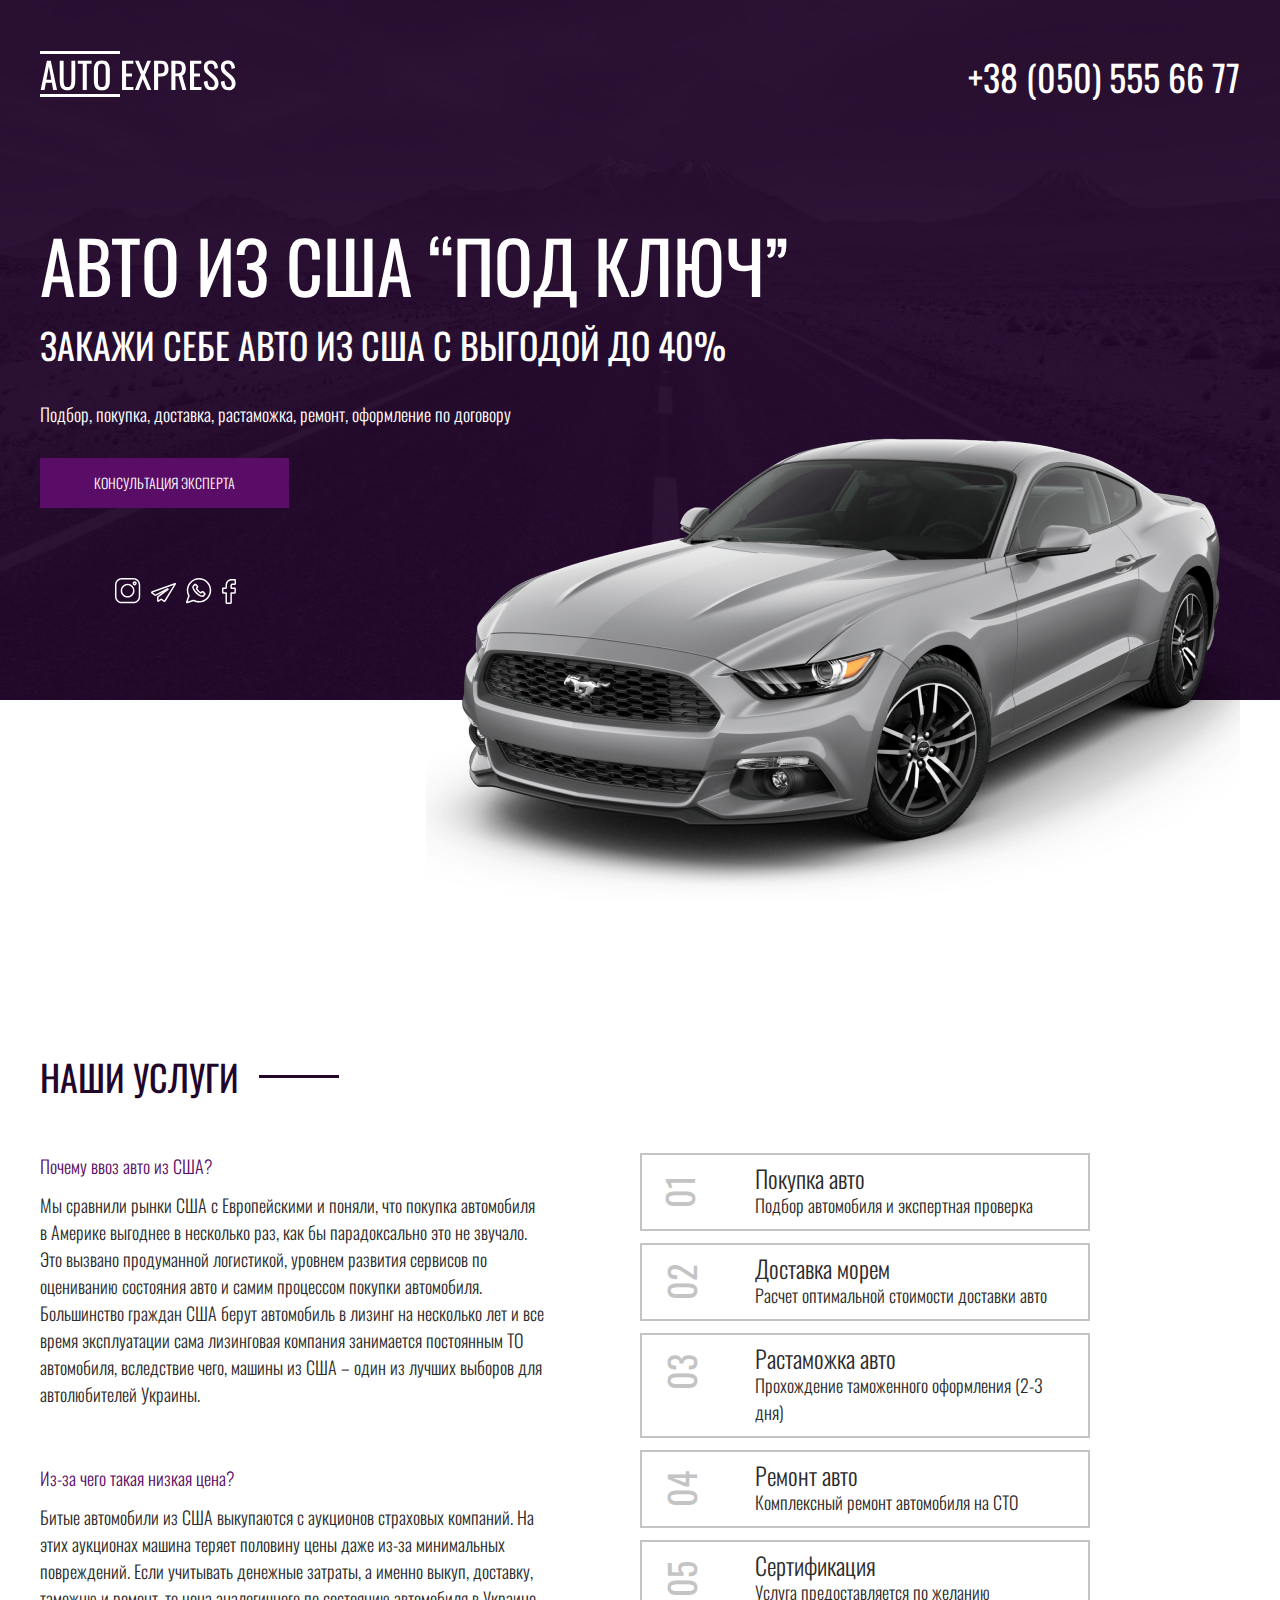
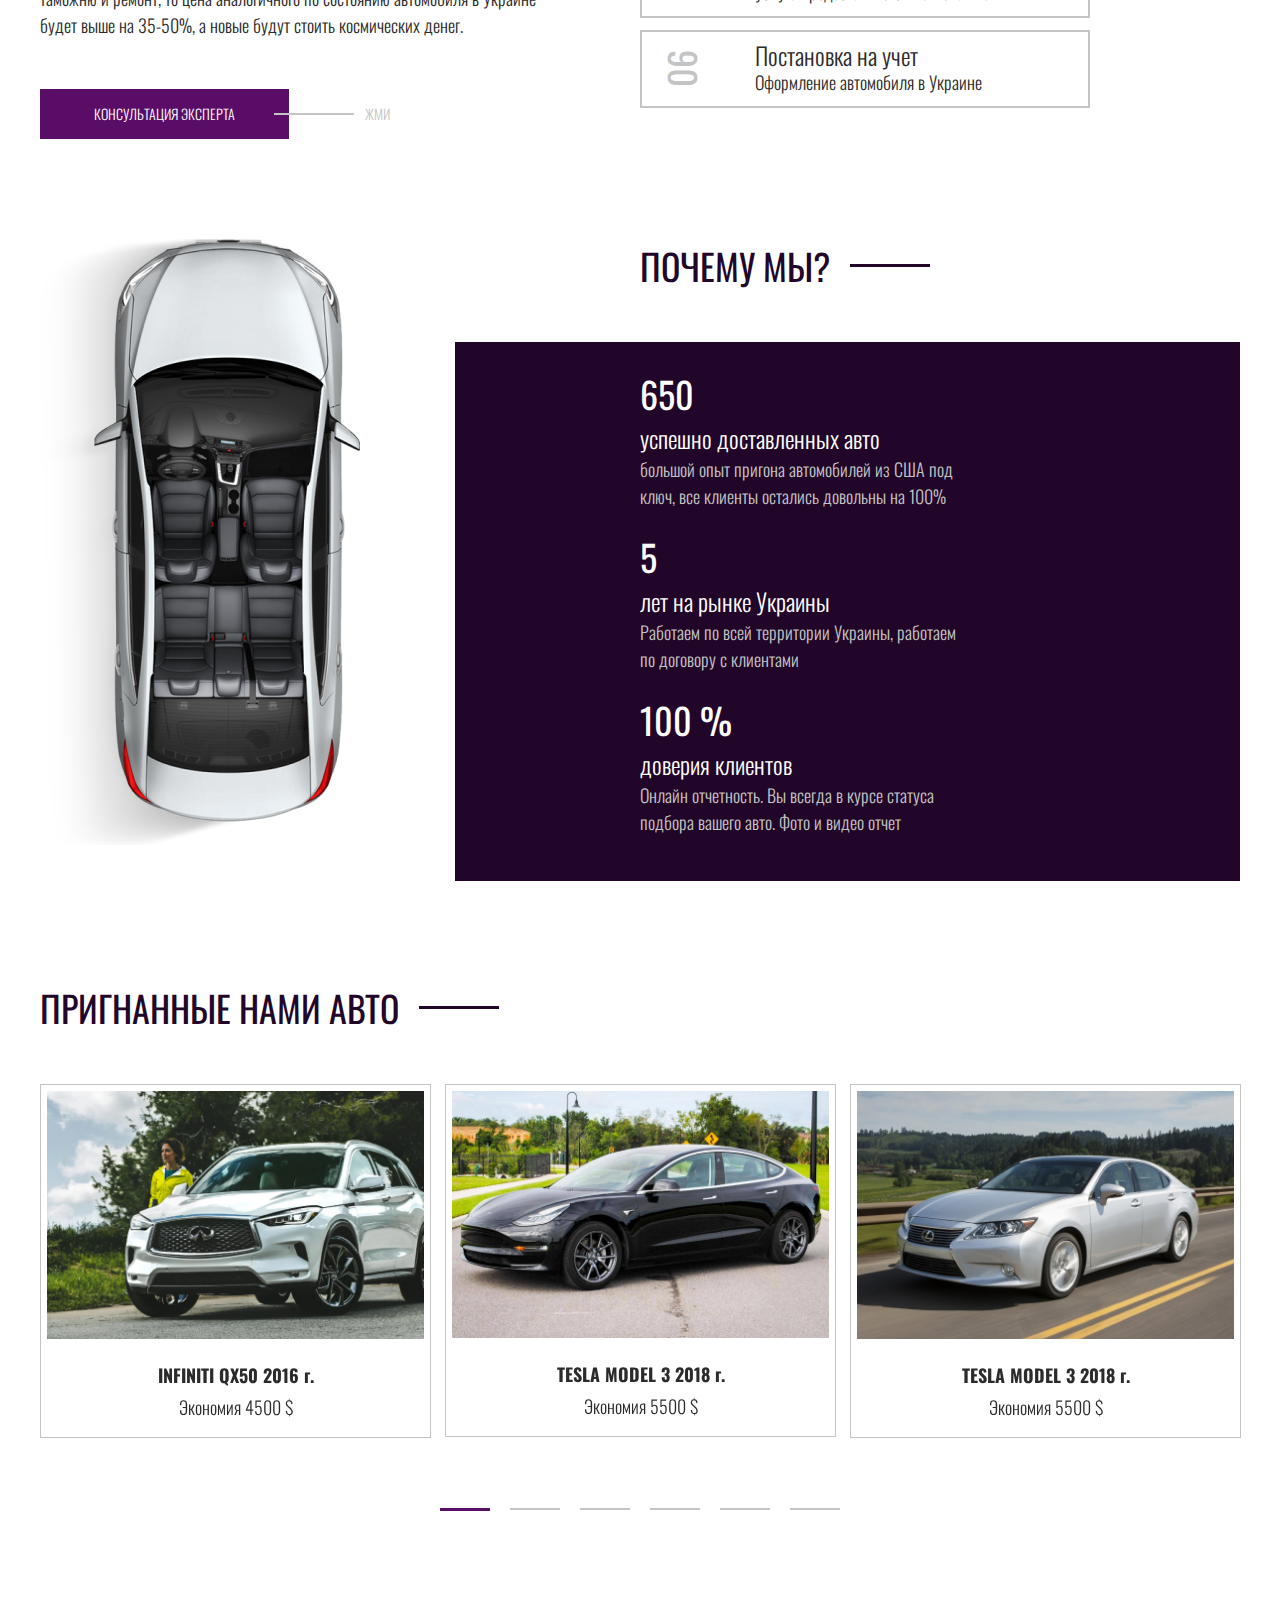
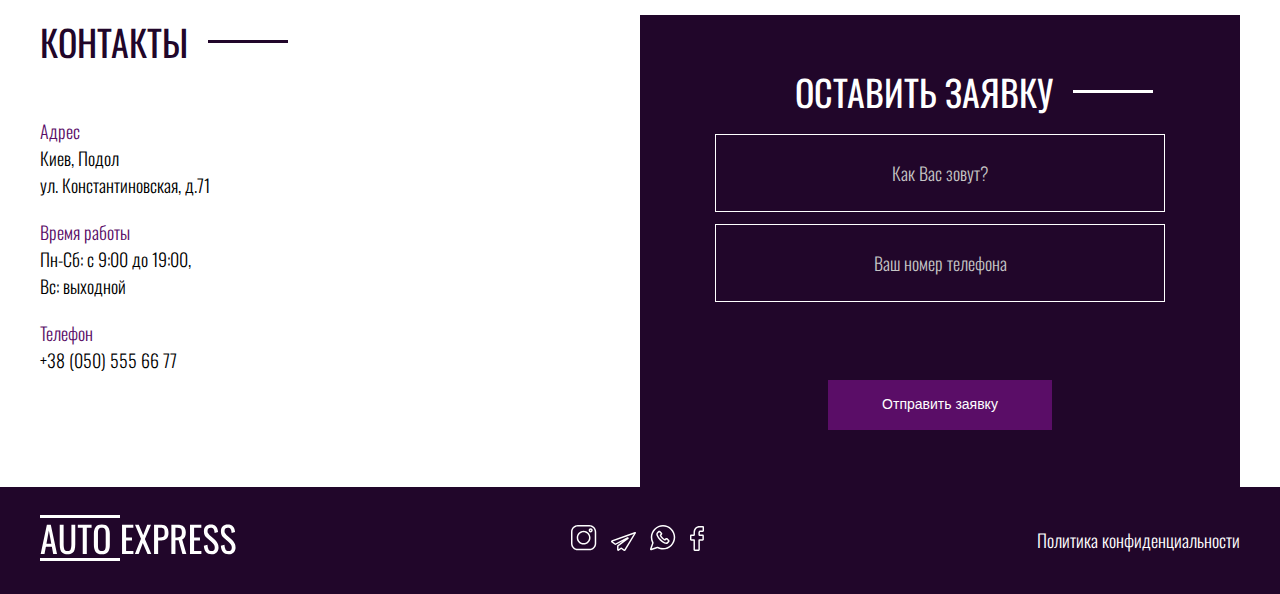
<file: sites/AutoExpress/index.html>
<!DOCTYPE html>
<html lang="ru">

<head>
  <meta charset="UTF-8">
  <meta name="viewport" content="width=device-width, initial-scale=1.0">
  <meta http-equiv="X-UA-Compatible" content="ie=edge">
  <title>AutoExpress</title>
  <link rel="stylesheet" href="css/reset.css">
  <link rel="stylesheet" href="css/slick.css">
  <link rel="stylesheet" href="css/jquery.fancybox.css">
  <link rel="preconnect" href="https://fonts.googleapis.com">
  <link rel="preconnect" href="https://fonts.gstatic.com" crossorigin>
  <link href="https://fonts.googleapis.com/css2?family=Oswald:wght@300;400&display=swap" rel="stylesheet">
  <link rel="stylesheet" href="css/style.css">
</head>

<body>
  <header class="header">
    <div class="container">
      <div class="header__top">
        <a class="logo" href="#"><img src="images/logo.svg" alt="Logo"></a>
        <a class="phone" href="tel:+380505556677">+38 (050) 555 66 77</a>
      </div>
      <div class="header__content">
        <h1 class="header__title">
          авто из сша “под ключ”
        </h1>
        <h2 class="header__subtitle">ЗАКАЖИ СЕБЕ АВТО ИЗ США С ВЫГОДОЙ ДО 40%
        </h2>
        <p class="header__text">Подбор, покупка, доставка, растаможка, ремонт, оформление по договору</p>
        <a class="button" href="#">КОНСУЛЬТАЦИЯ ЭКСПЕРТА</a>
        <div class="social header__social">
          <a href="#" class="social__link"><img src="images/icon/instagram.svg" alt="instagram"></a>
          <a href="#" class="social__link"><img src="images/icon/telegram.svg" alt="telegram"></a>
          <a href="#" class="social__link"><img src="images/icon/whatsapp.svg" alt="whatsapp"></a>
          <a href="#" class="social__link"><img src="images/icon/facebook.svg" alt="facebook"></a>
        </div>
        <img class="header__image" src="images/auto.png" alt="autoImg">
      </div>
    </div>
  </header>

   <section class="services">
    <div class="container">
      <h2 class="title">
        НАШИ УСЛУГИ
      </h2>
      <div class="services__inner">
        <div class="services__content">
          <div class="services__content-box">
            <h6 class="services__content-title">
              Почему ввоз авто из США?
            </h6>
            <div class="services__content-textbox">
              <p class="services__content-tex">Мы сравнили рынки США с Европейскими и поняли, что покупка автомобиля в
                Америке выгоднее в несколько раз, как бы парадоксально это не звучало. Это вызвано продуманной
                логистикой, уровнем развития сервисов по оцениванию состояния авто и самим процессом покупки автомобиля.
              </p>
              <p class="services__content-tex">Большинство граждан США берут автомобиль в лизинг на несколько лет и все
                время эксплуатации сама лизинговая компания занимается постоянным ТО автомобиля, вследствие чего, машины
                из США – один из лучших выборов для автолюбителей Украины.</p>
            </div>
          </div>
          <div class="services__content-box">
            <h6 class="services__content-title">
              Из-за чего такая низкая цена?
            </h6>
            <div class="services__content-textbox">
              <p class="services__content-text">Битые автомобили из США выкупаются с аукционов страховых компаний. На
                этих аукционах машина теряет половину цены даже из-за минимальных повреждений. Если учитывать денежные
                затраты, а именно выкуп, доставку, таможню и ремонт, то цена аналогичного по состоянию автомобиля в
                Украине будет выше на 35-50%, а новые будут стоить космических денег.</p>
            </div>
            <a class="button button--decor" href="#">КОНСУЛЬТАЦИЯ ЭКСПЕРТА</a>
          </div>
        </div>
        <ol class="services__list">
          <li class="services__item">
            <p class="services__item-title">Покупка авто</p>
            <p class="services__item-text">Подбор автомобиля и экспертная проверка</p>
          </li>
          <li class="services__item">
            <p class="services__item-title">Доставка морем</p>
            <p class="services__item-text">Расчет оптимальной стоимости доставки авто</p>
          </li>
          <li class="services__item">
            <p class="services__item-title">Растаможка авто</p>
            <p class="services__item-text">Прохождение таможенного оформления (2-3 дня)</p>
          </li>
          <li class="services__item">
            <p class="services__item-title">Ремонт авто</p>
            <p class="services__item-text">Комплексный ремонт автомобиля на СТО</p>
          </li>
          <li class="services__item">
            <p class="services__item-title">Сертификация</p>
            <p class="services__item-text">Услуга предоставляется по желанию</p>
          </li>
          <li class="services__item">
            <p class="services__item-title">Постановка на учет</p>
            <p class="services__item-text">Оформление автомобиля в Украине</p>
          </li>
        </ol>
      </div>
    </div>
  </section>
 <section class="benefits">
    <div class="container">
      <div class="benefits__inner">
        <div class="benefits__image">
          <img src="images/car.png" alt="car">
        </div>
        <div class="benefits__content">
          <h2 class="title benefits__title">
            ПОЧЕМУ МЫ?
          </h2>
          <ul class="benefits__list">
            <li class="benefits__item">
              <p class="benefits__item-num">
                650
              </p>
              <p class="benefits__item-title">
                успешно доставленных авто
              </p>
              <p class="benefits__item-text">
                большой опыт пригона автомобилей из США под ключ, все клиенты остались довольны на 100%
              </p>
            </li>
            <li class="benefits__item">
              <p class="benefits__item-num">
                5
              </p>
              <p class="benefits__item-title">
                лет на рынке Украины
              </p>
              <p class="benefits__item-text">
                Работаем по всей территории Украины, работаем по договору с клиентами
              </p>
            </li>
            <li class="benefits__item">
              <p class="benefits__item-num">
                100 %
              </p>
              <p class="benefits__item-title">
                доверия клиентов
              </p>
              <p class="benefits__item-text">
                Онлайн отчетность. Вы всегда в курсе статуса подбора вашего авто. Фото и видео отчет
              </p>
            </li>
          </ul>
        </div>
      </div>
    </div>
  </section>
  <section class="carousel">
    <div class="container">
      <h2 class="title">
        ПРИГНАННЫЕ НАМИ АВТО
      </h2>
      <div class="carousel__inner">

        <div class="carousel__item">
          <div class="carousel__item-box">
            <img class="carousel__item-img" src="images/carousel/1.jpg" alt="slider">
            <h4 class="carousel__item-title">
              INFINITI QX50 2016 г.
            </h4>
            <p class="carousel__item-text">
              Экономия 4500 $
            </p>
          </div>
        </div>
        <div class="carousel__item">
          <div class="carousel__item-box">
            <img class="carousel__item-img" src="images/carousel/2.jpg" alt="slider">
            <h4 class="carousel__item-title">
              TESLA MODEL 3 2018 г.
            </h4>
            <p class="carousel__item-text">
              Экономия 5500 $
            </p>
          </div>
        </div>
        <div class="carousel__item">
          <div class="carousel__item-box">
            <img class="carousel__item-img" src="images/carousel/3.jpg" alt="slider">
            <h4 class="carousel__item-title">
              TESLA MODEL 3 2018 г.
            </h4>
            <p class="carousel__item-text">
              Экономия 5500 $
            </p>
          </div>
        </div>
        <div class="carousel__item">
          <div class="carousel__item-box">
            <img class="carousel__item-img" src="images/carousel/1.jpg" alt="slider">
            <h4 class="carousel__item-title">
              INFINITI QX50 2016 г.
            </h4>
            <p class="carousel__item-text">
              Экономия 4500 $
            </p>
          </div>
        </div>
        <div class="carousel__item">
          <div class="carousel__item-box">
            <img class="carousel__item-img" src="images/carousel/2.jpg" alt="slider">
            <h4 class="carousel__item-title">
              TESLA MODEL 3 2018 г.
            </h4>
            <p class="carousel__item-text">
              Экономия 5500 $
            </p>
          </div>
        </div>
        <div class="carousel__item">
          <div class="carousel__item-box">
            <img class="carousel__item-img" src="images/carousel/3.jpg" alt="slider">
            <h4 class="carousel__item-title">
              TESLA MODEL 3 2018 г.
            </h4>
            <p class="carousel__item-text">
              Экономия 5500 $
            </p>
          </div>
        </div>
      </div>
    </div>
  </section>
  <section class="contacts">
    <div class="container">
      <div class="contacts__inner">
        <div class="contacts__info">
          <h2 class="title">КОНТАКТЫ</h2>
          <ul class="contacts__list">
            <li class="contacts__item">
              <p class="contacts__item-title">Адрес</p>
              <p class="contacts__item-text">Киев, Подол<br>ул. Константиновская, д.71</p>
            </li>
            <li class="contacts__item">
              <p class="contacts__item-title">Время работы</p>
              <p class="contacts__item-text">Пн-Сб: с 9:00 до 19:00,<br>Вс: выходной</p>
            </li>
            <li class="contacts__item">
              <p class="contacts__item-title">Телефон</p>
              <p class="contacts__item-text">+38 (050) 555 66 77</p>
            </li>
          </ul>
        </div>
        <form class="contacts__form">
            <h2 class="title contacts__title">Оставить заявку</h2>
            <input class="contacts__input" type="text" placeholder="Как Вас зовут?">
            <input class="contacts__input" type="tel" placeholder="Ваш номер телефона">
            <button class="contacts__btn button" type="submit">Отправить заявку</button>
        </form>
      </div>
    </div>
  </section>
   <footer class="footer">
    <div class="container">
      <div class="footer__inner">
        <a class="footer__logo" href="#"><img src="images/logo.svg" alt="footer-logo"></a>
        <div class="social">
          <a href="#" class="social__link"><img src="images/icon/instagram.svg" alt="instagram"></a>
          <a href="#" class="social__link"><img src="images/icon/telegram.svg" alt="telegram"></a>
          <a href="#" class="social__link"><img src="images/icon/whatsapp.svg" alt="whatsapp"></a>
          <a href="#" class="social__link"><img src="images/icon/facebook.svg" alt="facebook"></a>
        </div>
        <p class="footer__copy">Политика конфиденциальности</p>
      </div>
    </div>
  </footer> 


  <script src="https://ajax.googleapis.com/ajax/libs/jquery/3.4.1/jquery.min.js"></script>
  <script src="js/slick.min.js"></script>
  <script src="js/jquery.fancybox.min.js"></script>
  <script src="js/main.js"></script>
</body>

</html>
</file>
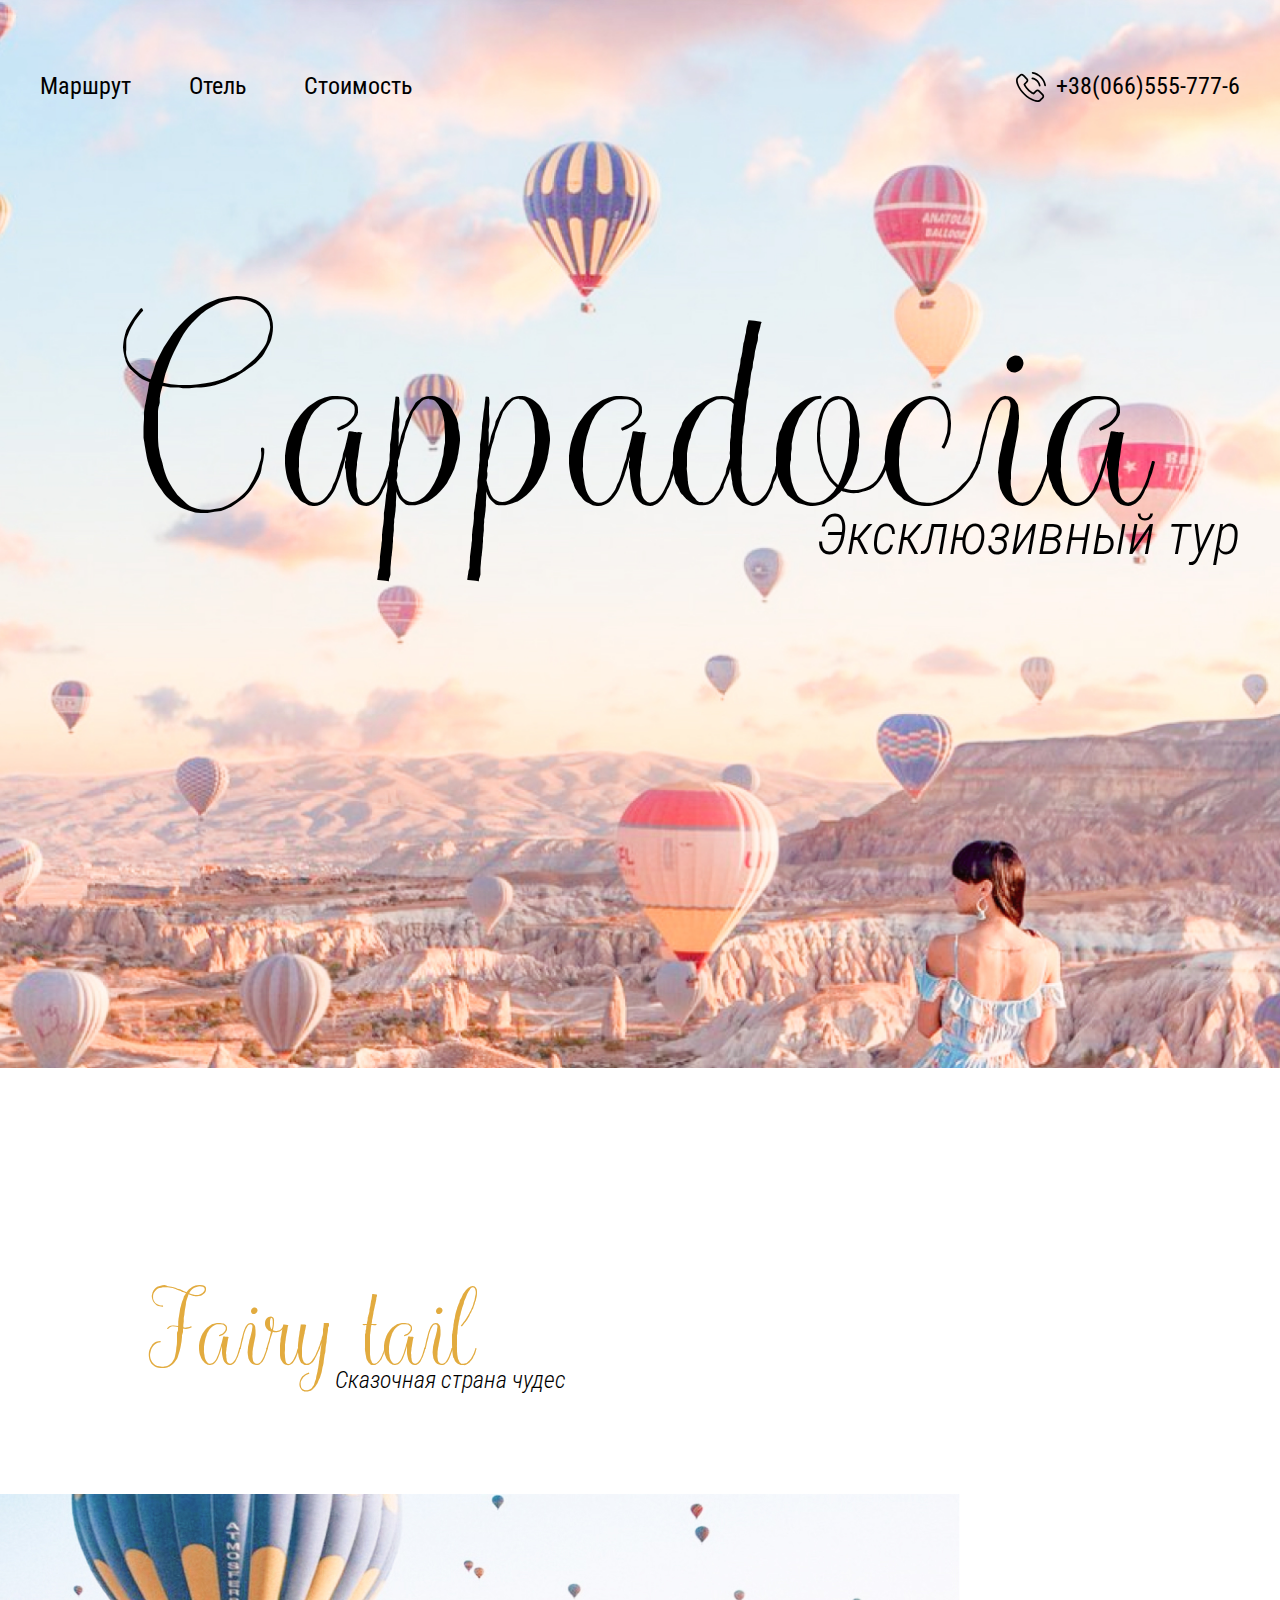
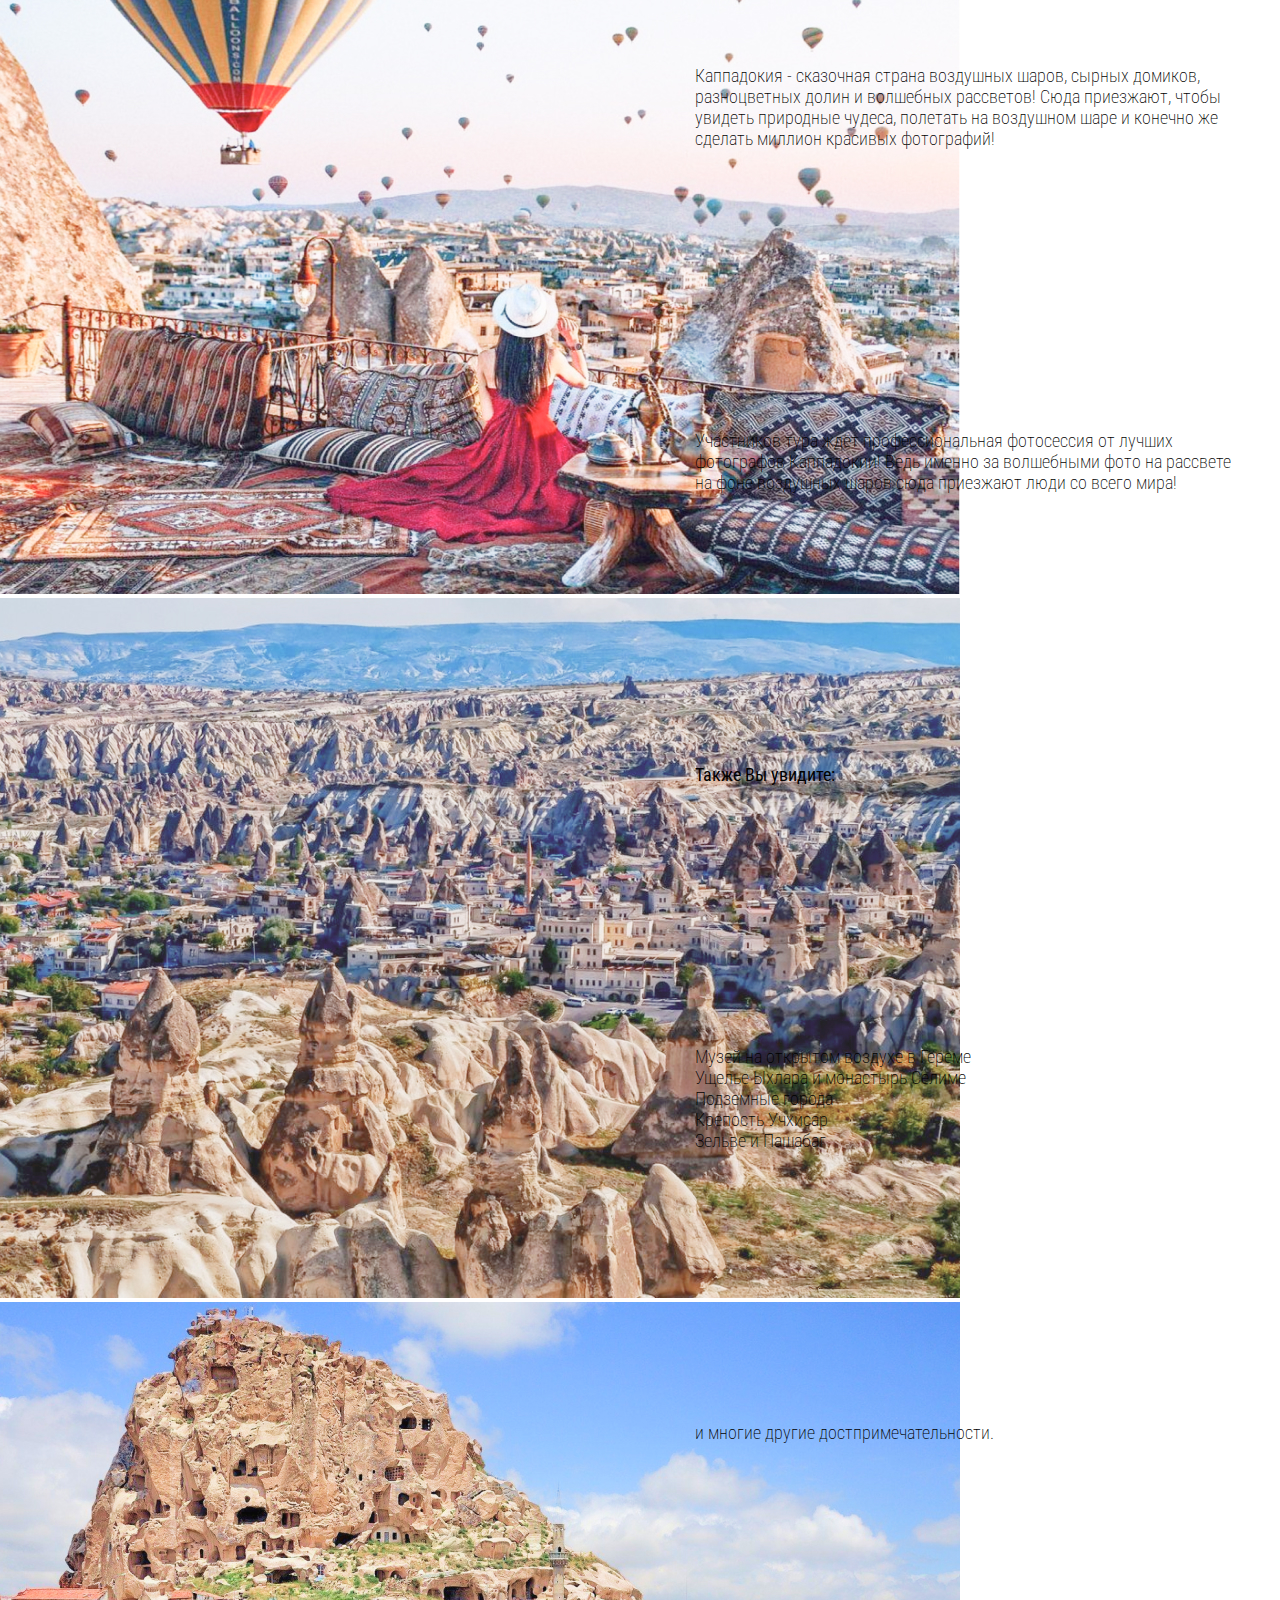
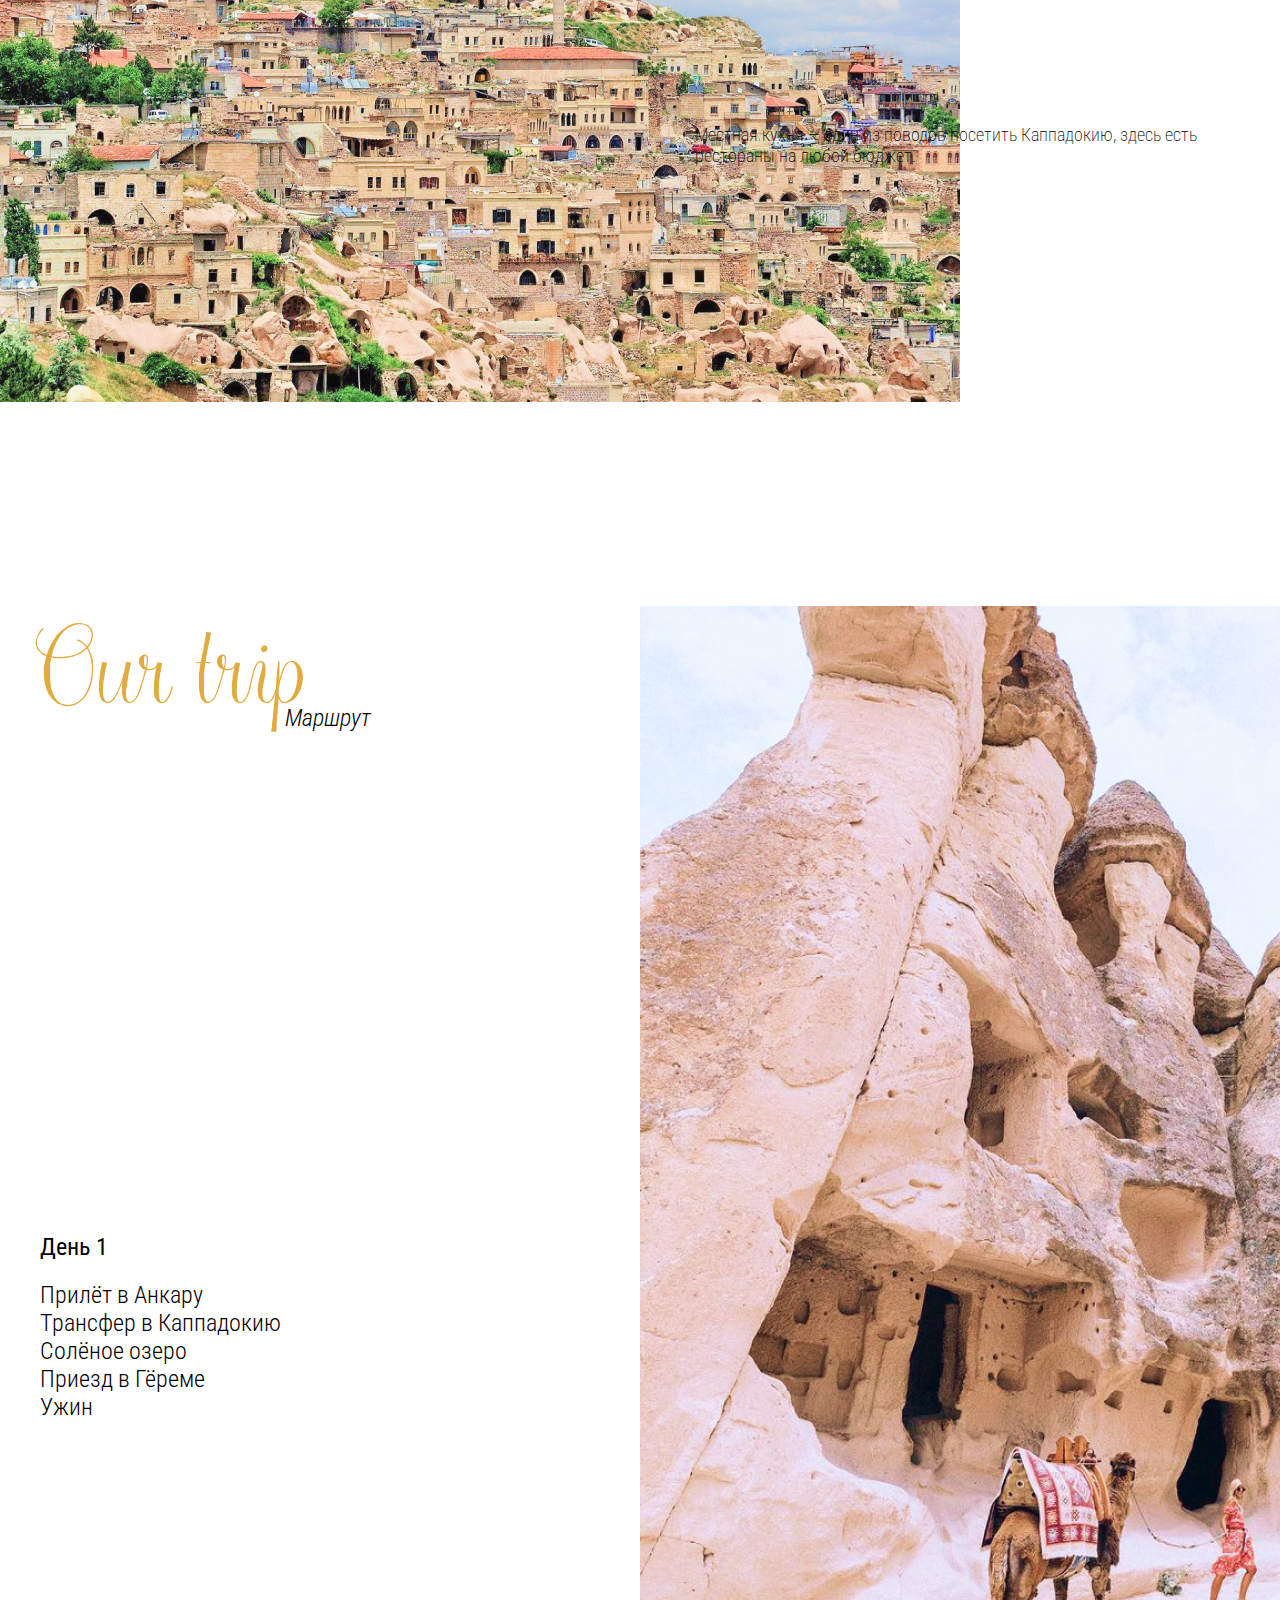
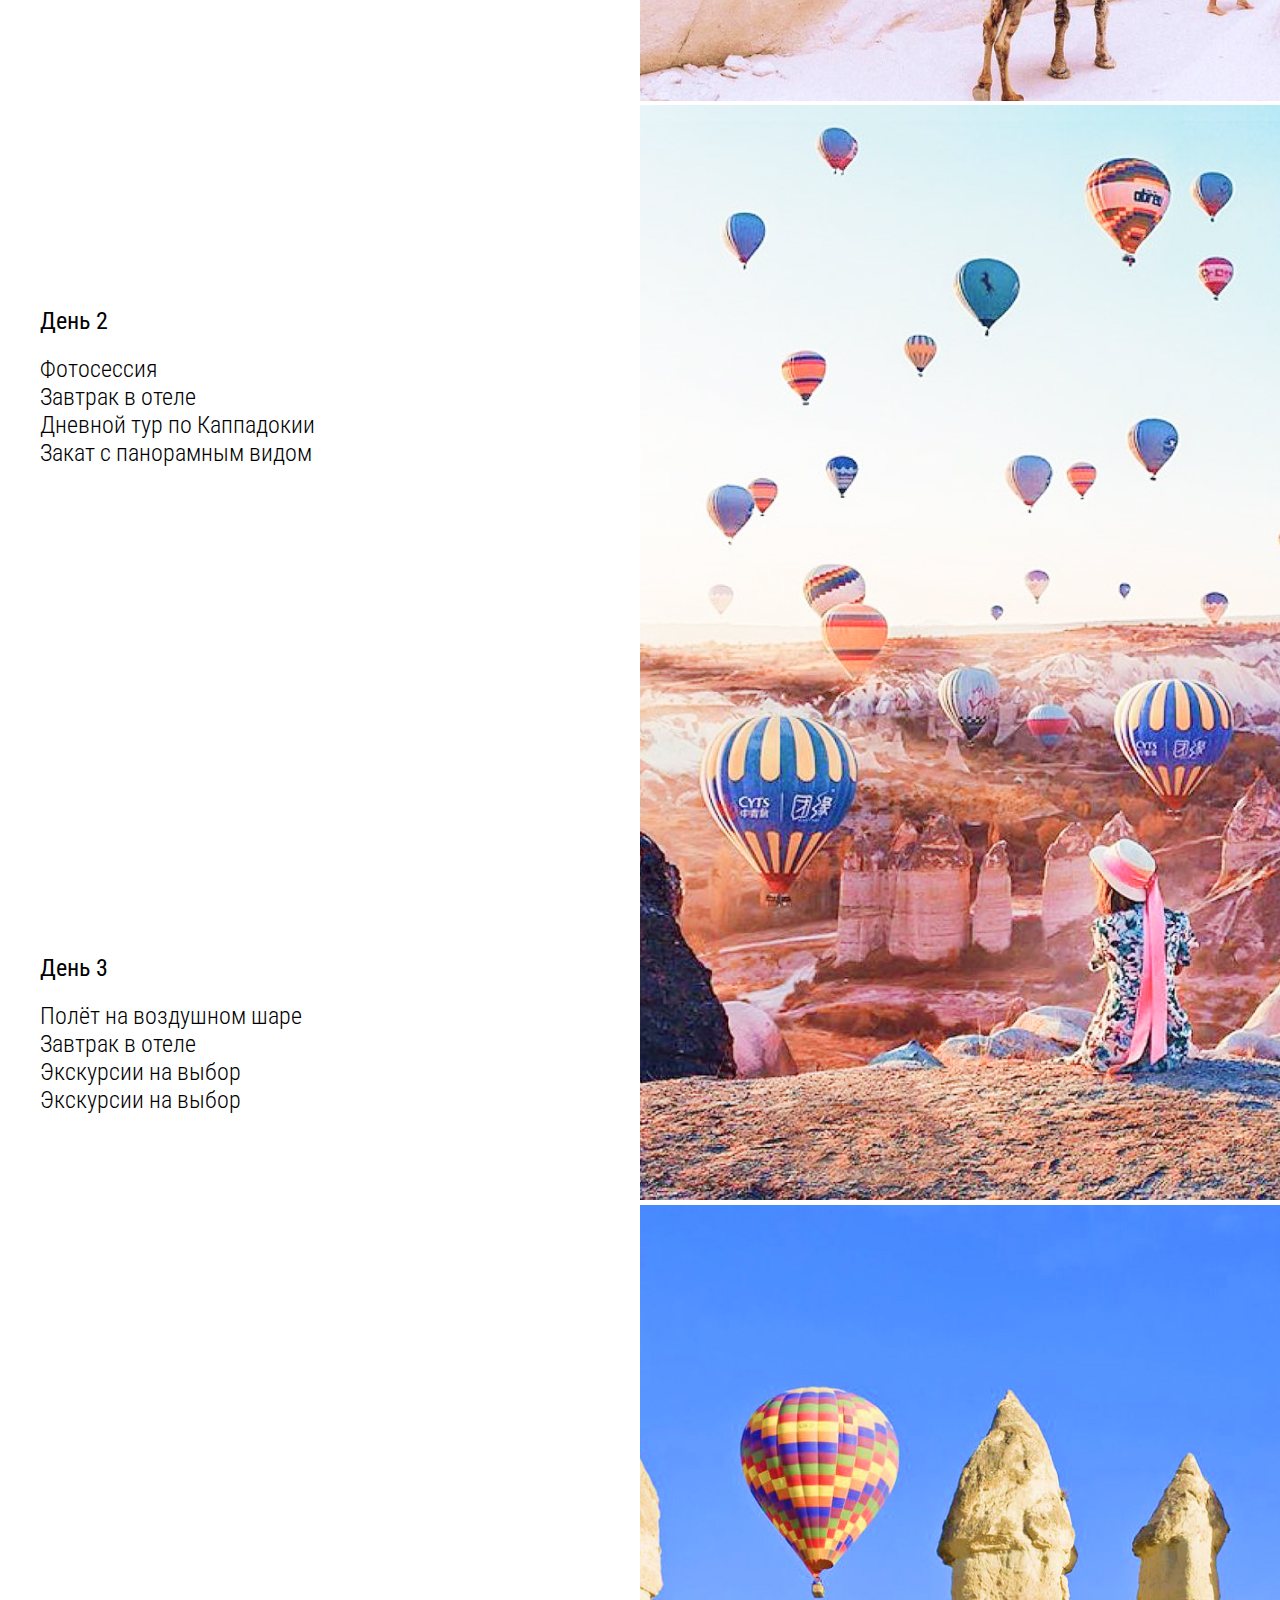
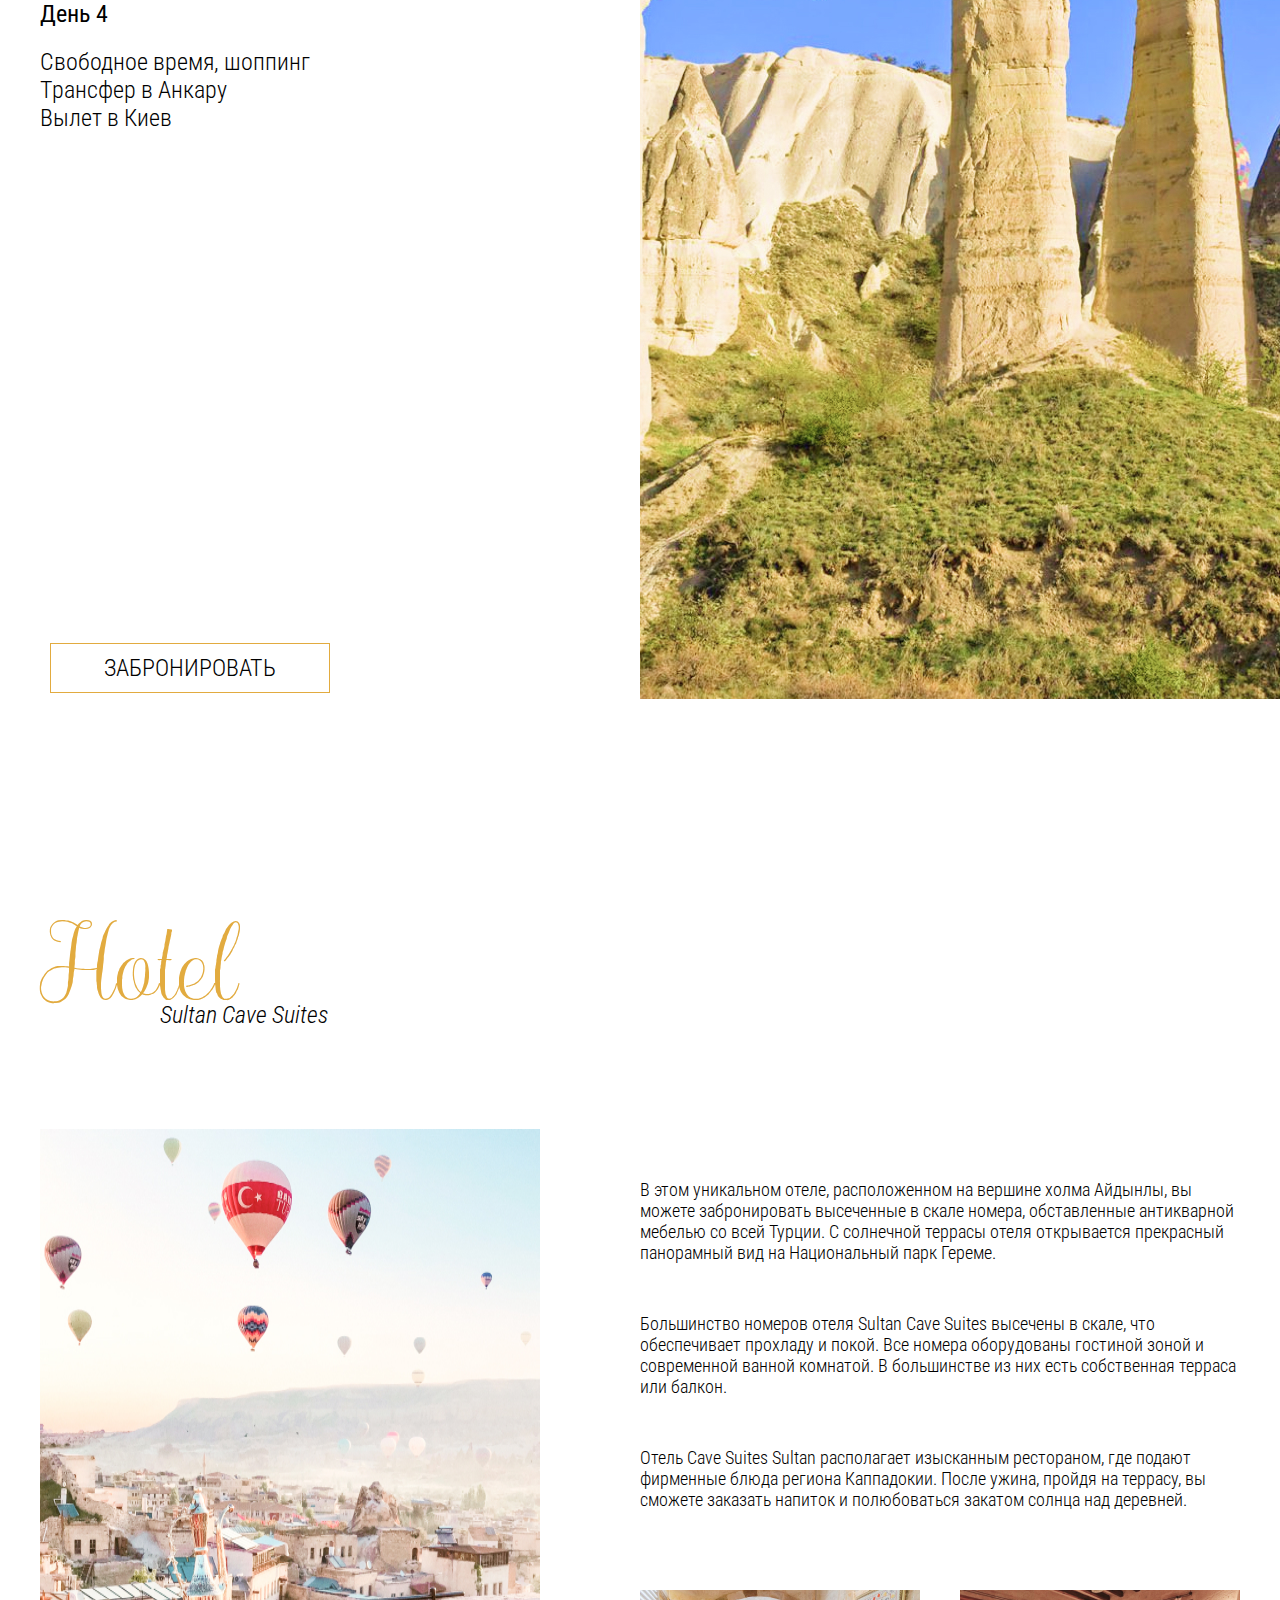
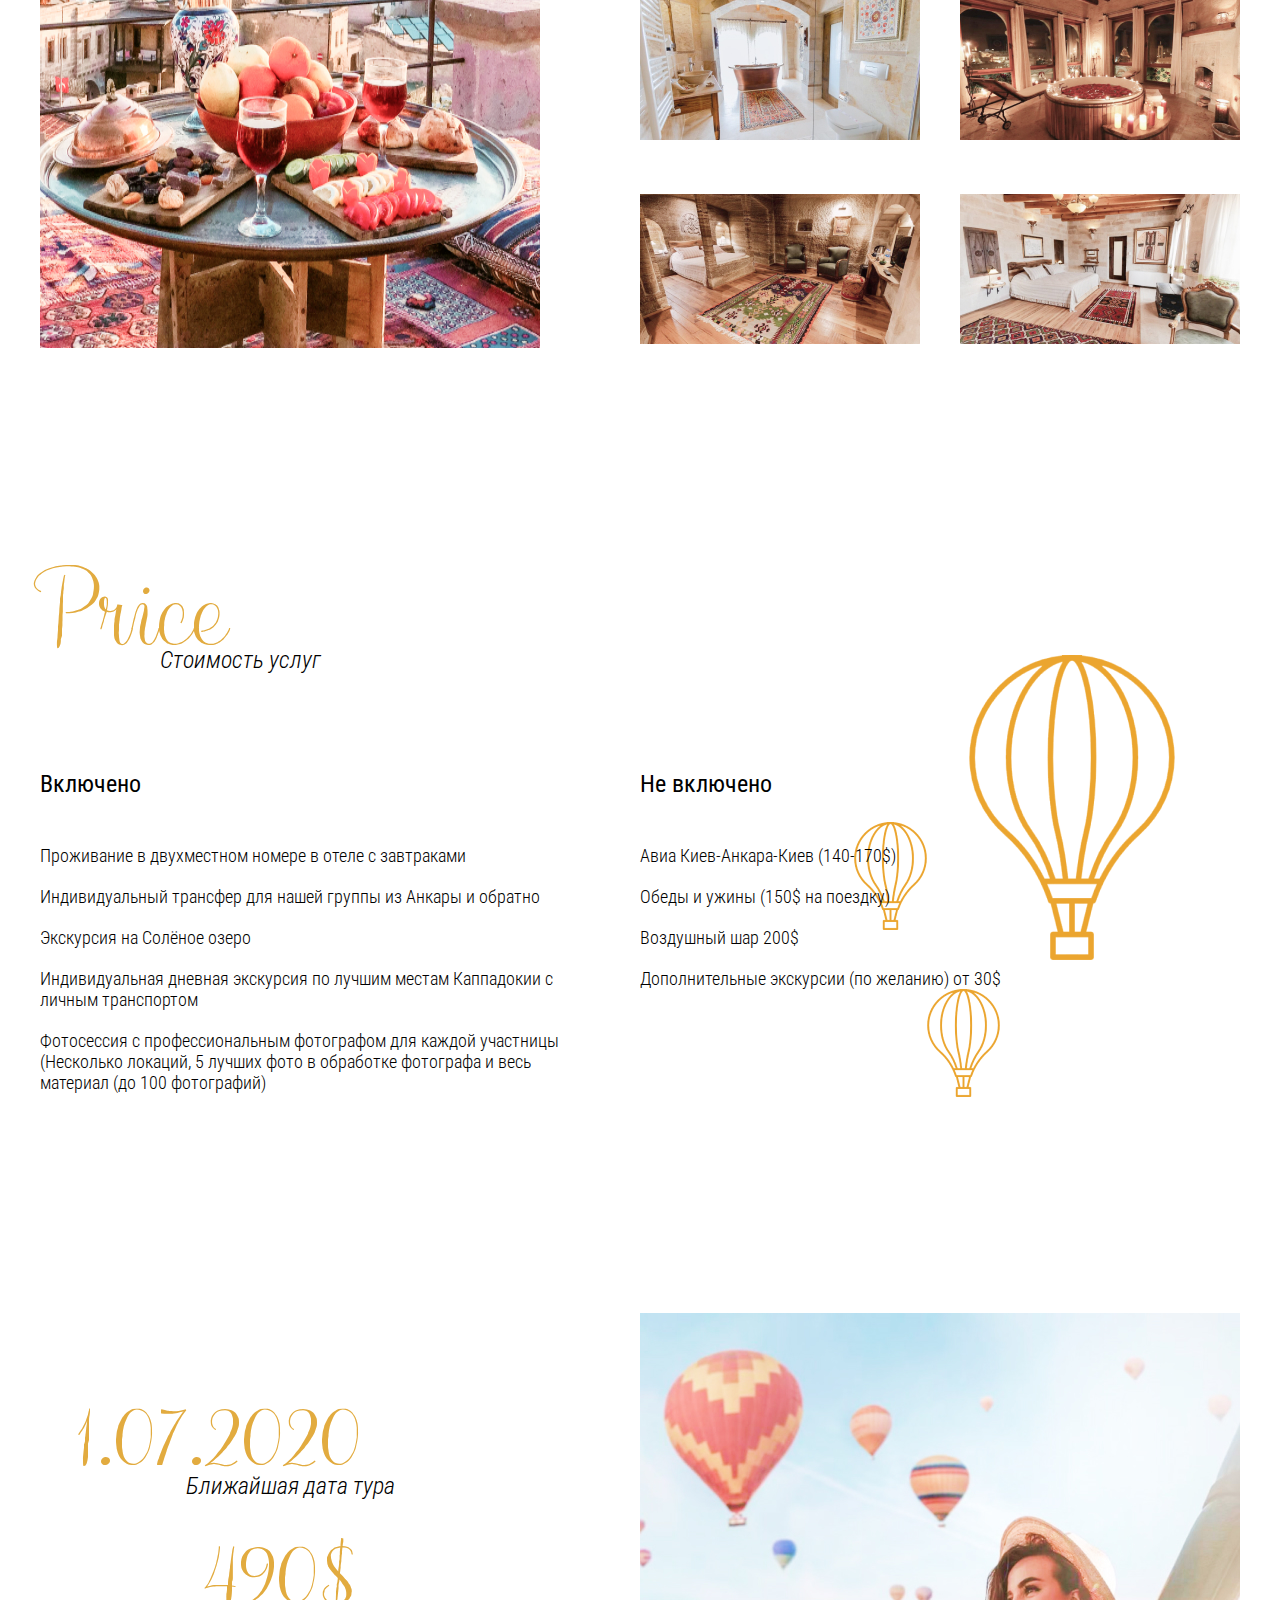
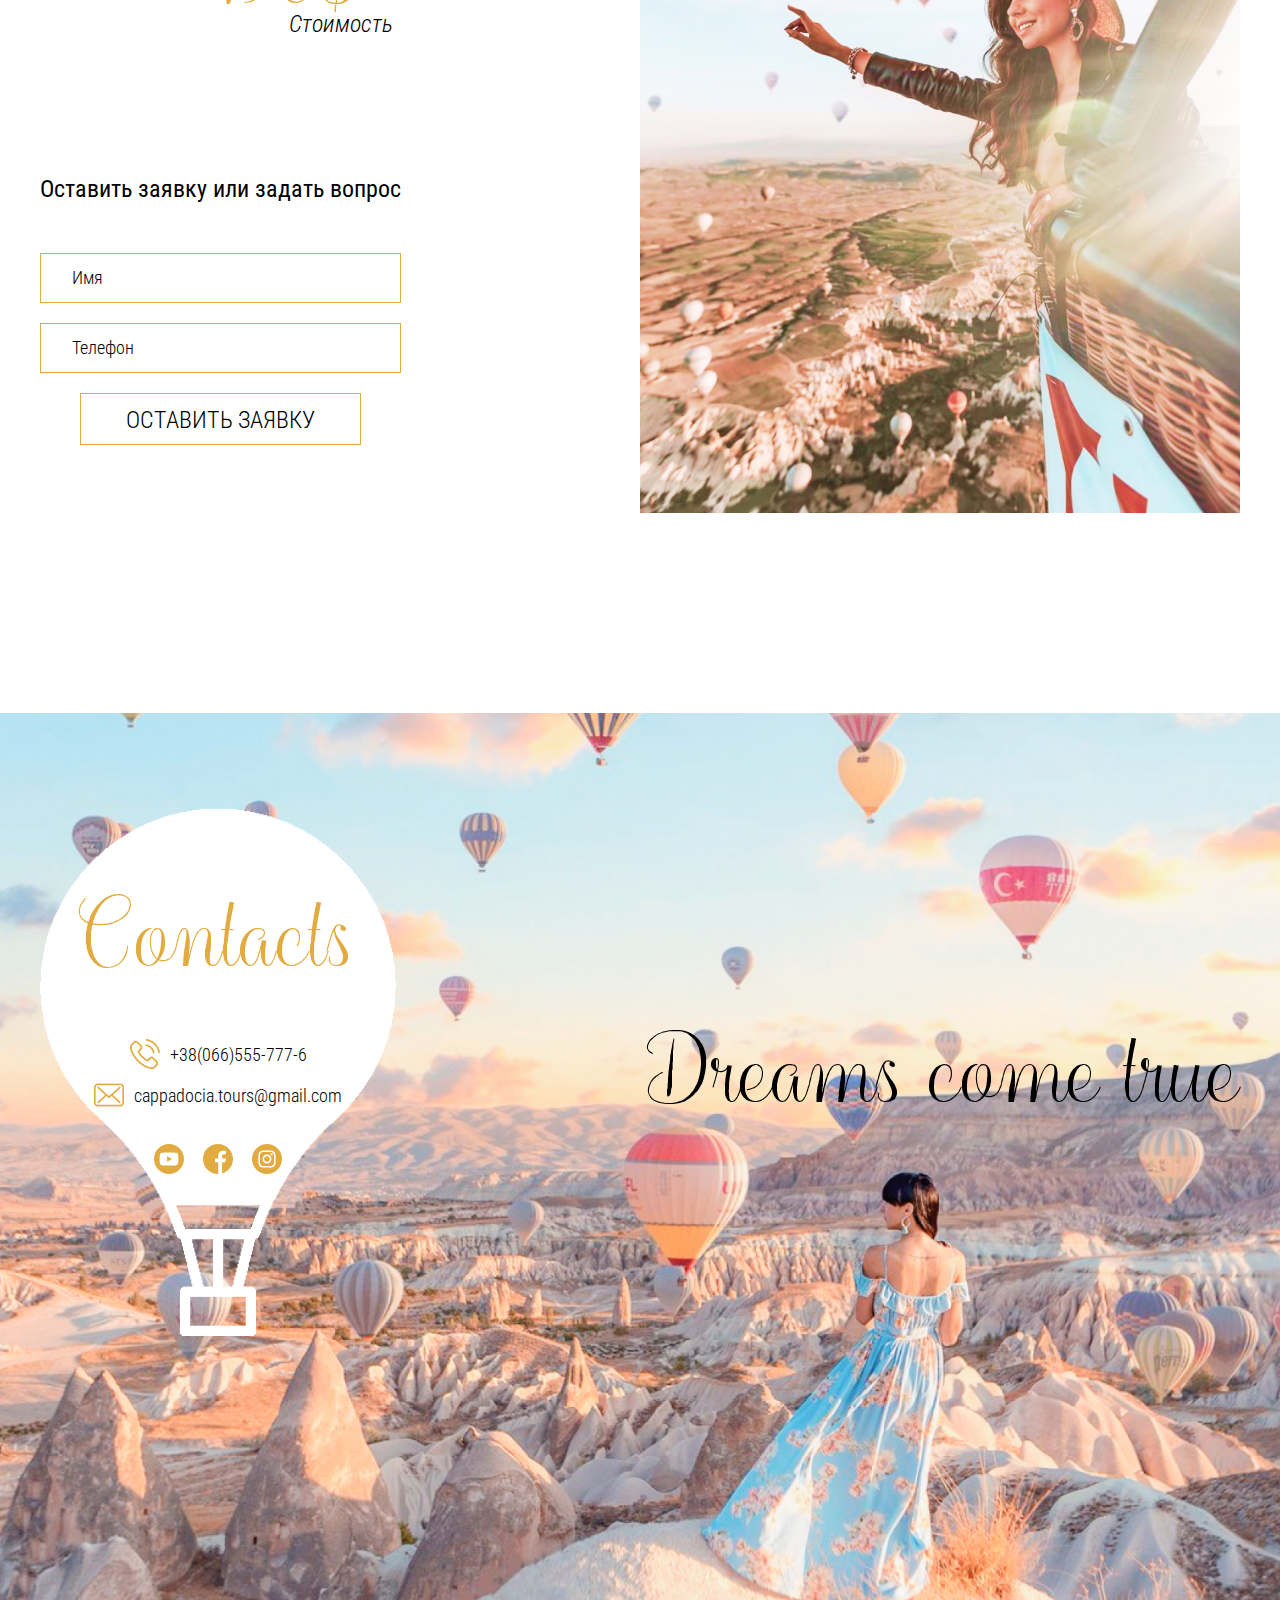
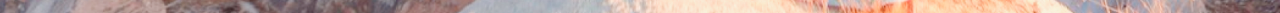
<file: sites/cappadocia/index.html>
<!DOCTYPE html>
<html lang="en">

<head>
    <meta charset="UTF-8">
    <meta http-equiv="X-UA-Compatible" content="IE=edge">
    <meta name="viewport" content="width=device-width, initial-scale=1.0">
    <link rel="stylesheet" href="css/reset.css">
    <link rel="preconnect" href="https://fonts.googleapis.com">
    <link rel="preconnect" href="https://fonts.gstatic.com" crossorigin>
    <link href="https://fonts.googleapis.com/css2?family=Roboto+Condensed:ital,wght@0,300;0,400;1,300&display=swap"
        rel="stylesheet">
    <link rel="stylesheet" href="css/slick.css">
    <link rel="stylesheet" href="css/jquery.fancybox.css">
    <link rel="stylesheet" href="css/style.css">
    <title>Cappadocia</title>
</head>

<body>

    <header class="header">
        <div class="container">
            <div class="header__top">
                <nav class="menu">
                    <ul class="menu__list">
                        <li class="menu__list-item">
                            <a class="menu__list-link" href="#">
                                Маршрут
                            </a>
                        </li>
                        <li class="menu__list-item">
                            <a class="menu__list-link" href="#">
                                Отель
                            </a>
                        </li>
                        <li class="menu__list-item">
                            <a class="menu__list-link" href="#">
                                Стоимость
                            </a>
                        </li>
                    </ul>
                </nav>
                <a class="header__phone" href="tel:+380665557776">+38(066)555-777-6</a>
            </div>
            <h1 class="header__title">
                Cappadocia
                <span>Эксклюзивный тур</span>
            </h1>
        </div>
    </header>
    <section class="fairy-tail page-section">

        <h3 class="fairy-tail__title title">
            Fairy tail
            <span>Сказочная страна чудес</span>
        </h3>
        <div class="fairy-tail__inner">
            <div class="fairy-tail__slider">
                <div class="fairy-tail__item"><img src="images/fairy-tail-1.jpg" alt=""></div>
                <div class="fairy-tail__item"><img src="images/fairy-tail-2.jpg" alt=""></div>
                <div class="fairy-tail__item"><img src="images/fairy-tail-3.jpg" alt=""></div>
            </div>
            <div class="fairy-tail__content">
                <div class="fairy-tail__container">
                    <div class="fairy-tail__body">
                        <p class="fairy-tail__text">Каппадокия - сказочная страна воздушных шаров, сырных домиков,
                            разноцветных долин и волшебных рассветов!
                            Сюда приезжают, чтобы увидеть природные чудеса, полетать на воздушном шаре и конечно же
                            сделать миллион красивых фотографий!</p>
                        <p class="fairy-tail__text">Участников тура ждёт профессиональная фотосессия от лучших
                            фотографов Каппадокии!
                            Ведь именно за волшебными фото на рассвете на фоне воздушных шаров сюда приезжают люди
                            со всего мира!
                        </p>
                        <div class="fairy-tail__body-title">
                            Также Вы увидите:
                        </div>
                        <ul class="fairy-tail__list">
                            <li>Музей на открытом воздухе в Гёреме</li>
                            <li>Ущелье Ыхлара и монастырь Селиме</li>
                            <li>Подземные города</li>
                            <li>Крепость Учхисар</li>
                            <li>Зельве и Пашабаг</li>
                        </ul>
                        <p class="fairy-tail__text">и многие другие достпримечательности.
                        </p>
                        <p class="fairy-tail__text">Местная кухня — один из поводов посетить Каппадокию, здесь есть
                            рестораны на любой бюджет.
                        </p>
                    </div>
                </div>
            </div>
        </div>
    </section>
    <section class="our-trip page-section">
        <div class="our-trip__inner">
            <div class="our-trip__content">
                <div class="our-trip__container">
                    <div class="our-trip__body">
                        <h3 class="our-trip__title title">
                            Our trip
                            <span>Маршрут</span>
                        </h3>
                        <ul class="our-trip__list">
                            <li>День 1</li>
                            <li>Прилёт в Анкару</li>
                            <li>Трансфер в Каппадокию</li>
                            <li>Солёное озеро</li>
                            <li>Приезд в Гёреме</li>
                            <li>Ужин</li>
                        </ul>
                        <ul class="our-trip__list">
                            <li>День 2</li>
                            <li>Фотосессия</li>
                            <li> Завтрак в отеле</li>
                            <li>Дневной тур по Каппадокии </li>
                            <li>Закат с панорамным видом</li>
                        </ul>
                        <ul class="our-trip__list">
                            <li>День 3</li>
                            <li>Полёт на воздушном шаре</li>
                            <li> Завтрак в отеле</li>
                            <li> Экскурсии на выбор</li>
                            <li> Экскурсии на выбор</li>
                        </ul>
                        <ul class="our-trip__list">
                            <li>День 4</li>
                            <li>Свободное время, шоппинг</li>
                            <li>Трансфер в Анкару</li>
                            <li>Вылет в Киев</li>
                        </ul>
                        <a class="our-trip__btn" href="#">ЗАБРОНИРОВАТЬ</a>
                    </div>
                </div>
            </div>
            <div class="our-trip__slider">
                <div class="our-trip__slider-item"><img src="images/our-trip-1.jpg" alt=""></div>
                <div class="our-trip__slider-item"><img src="images/our-trip-2.jpg" alt=""></div>
                <div class="our-trip__slider-item"><img src="images/our-trip-3.jpg" alt=""></div>
            </div>
        </div>
    </section>
    <section class="hotel page-section">
        <div class="container">
            <h3 class="hotel-title title">
                Hotel
                <span>Sultan Cave Suites</span>
            </h3>
            <div class="hotel__inner">
                <img class="hotel__images" src="images/hotel.jpg" alt="">
                <div class="hotel__content">
                    <p class="hotel__content-text">В этом уникальном отеле, расположенном на вершине холма Айдынлы, вы
                        можете забронировать высеченные в скале номера, обставленные антикварной мебелью со всей Турции.
                        С солнечной террасы отеля открывается прекрасный панорамный вид на Национальный парк Гереме.
                    </p>
                    <p class="hotel__content-text">Большинство номеров отеля Sultan Cave Suites высечены в скале, что
                        обеспечивает прохладу и покой. Все номера оборудованы гостиной зоной и современной ванной
                        комнатой. В большинстве из них есть собственная терраса или балкон.
                    </p>
                    <p class="hotel__content-text">Отель Cave Suites Sultan располагает изысканным рестораном, где
                        подают фирменные блюда региона Каппадокии. После ужина, пройдя на террасу, вы сможете заказать
                        напиток и полюбоваться закатом солнца над деревней.
                    </p>
                    <div class="hotel__gallery">
                        <a data-fancybox="images" data-width="2048" data-height="1365"
                            href="images/hotel-gallery-1.jpg"><img src="images/hotel-gallery-1.jpg" alt=""></a>
                        <a data-fancybox="images" data-width="2048" data-height="1365"
                            href="images/hotel-gallery-2.jpg"><img src="images/hotel-gallery-2.jpg" alt=""></a>
                        <a data-fancybox="images" data-width="2048" data-height="1365"
                            href="images/hotel-gallery-3.jpg"><img src="images/hotel-gallery-3.jpg" alt=""></a>
                        <a data-fancybox="images" data-width="2048" data-height="1365"
                            href="images/hotel-gallery-4.jpg"><img src="images/hotel-gallery-4.jpg" alt=""></a>
                    </div>
                </div>
            </div>
        </div>
    </section>
    <section class="price page-section">
        <div class="container">
            <h3 class="price__title title">
                Price
                <span>Стоимость услуг</span>
            </h3>
            <div class="price__inner">
                <div class="price__on">
                    <div class="price__on-title">
                        Включено
                    </div>
                    <ul class="price__list">
                        <li class="price__list-item">Проживание в двухместном номере в отеле с завтраками
                        </li>
                        <li class="price__list-item">Индивидуальный трансфер для нашей группы из Анкары и обратно
                        </li>
                        <li class="price__list-item">Экскурсия на Солёное озеро
                        </li>
                        <li class="price__list-item">Индивидуальная дневная экскурсия по лучшим местам Каппадокии с
                            личным транспортом
                        </li>
                        <li class="price__list-item">Фотосессия с профессиональным фотографом для каждой участницы
                            (Несколько локаций, 5 лучших фото в обработке фотографа и весь материал (до 100 фотографий)
                        </li>
                    </ul>
                </div>
                <div class="price__off">
                    <div class="price__off-title">
                        Не включено
                    </div>
                    <ul class="price__list">
                        <li class="price__list-item">Авиа Киев-Анкара-Киев (140-170$)</li>
                        <li class="price__list-item">Обеды и ужины (150$ на поездку)

                        </li>
                        <li class="price__list-item">Воздушный шар 200$</li>
                        <li class="price__list-item">Дополнительные экскурсии (по желанию) от 30$
                        </li>
                    </ul>
                </div>
            </div>
        </div>
    </section>
    <section class="contacts page-section">
        <div class="container">
            <div class="contacts__inner">
                <div class="contacts__content">
                    <div class="contacts__info">
                        <div class="contacts__date">
                            1.07.2020
                            <span>Ближайшая дата тура</span>
                        </div>
                        <div class="contacts__price">
                            490$
                            <span>Стоимость</span>
                        </div>
                    </div>
                    <form class="contacts__form">
                        <h4 class="contacts__form__title">Оставить заявку или задать вопрос</h4>
                        <input class="contact__form-input contact__form-name" type="text" placeholder="Имя">
                        <input class="contact__form-input contact__form-phone" type="text" placeholder="Телефон">
                        <button class="contact__form-btn" type="submit">ОСТАВИТЬ ЗАЯВКУ</button>
                    </form>
                </div>
                <img class="contacts__images" src="images/contacts-img.jpg" alt="">
            </div>
        </div>
    </section>
    <footer class="footer">
        <div class="container">
            <div class="footer__inner">
                <div class="footer__contacts">
                    <h3 class="footer__contacts-title">
                        Contacts
                    </h3>
                    <a class="footer__contacts-phone" href="tel:+380665557776">+38(066)555-777-6</a>
                    <br>
                    <a class="footer__contacts-mail"
                        href="mailto:сappadocia.tours@gmail.com">сappadocia.tours@gmail.com</a>
                    <ul class="footer__social">
                        <li class="footer__social-link"><a href="#"><svg width="30" height="30" viewBox="0 0 30 30"
                                    fill="none" xmlns="http://www.w3.org/2000/svg">
                                    <path d="M13.1318 17.8104L18.0111 15.0002L13.1318 12.1899V17.8104Z"
                                        fill="#E2AB3F" />
                                    <path
                                        d="M15 0C6.717 0 0 6.717 0 15C0 23.283 6.717 30 15 30C23.283 30 30 23.283 30 15C30 6.717 23.283 0 15 0ZM24.3727 15.0153C24.3727 15.0153 24.3727 18.0574 23.9868 19.5243C23.7705 20.3272 23.1374 20.9603 22.3345 21.1764C20.8676 21.5625 15 21.5625 15 21.5625C15 21.5625 9.14772 21.5625 7.66548 21.161C6.86256 20.945 6.22948 20.3117 6.01318 19.5087C5.62706 18.0574 5.62706 15 5.62706 15C5.62706 15 5.62706 11.9582 6.01318 10.4913C6.22925 9.68834 6.8779 9.03969 7.66548 8.82362C9.13239 8.4375 15 8.4375 15 8.4375C15 8.4375 20.8676 8.4375 22.3345 8.83896C23.1374 9.05502 23.7705 9.68834 23.9868 10.4913C24.3883 11.9582 24.3727 15.0153 24.3727 15.0153V15.0153Z"
                                        fill="#E2AB3F" />
                                </svg>
                            </a></li>
                        <li class="footer__social-link"><a href="#"><svg width="30" height="30" viewBox="0 0 30 30"
                                    fill="none" xmlns="http://www.w3.org/2000/svg">
                                    <path
                                        d="M17.4183 29.8047C17.2933 29.8251 17.1679 29.8438 17.042 29.861C17.1679 29.8438 17.2933 29.8251 17.4183 29.8047Z"
                                        fill="black" />
                                    <path
                                        d="M17.7183 29.7534C17.6585 29.7644 17.5988 29.7745 17.5391 29.7848C17.5988 29.7745 17.6585 29.7644 17.7183 29.7534Z"
                                        fill="black" />
                                    <path
                                        d="M16.7077 29.9028C16.5614 29.9193 16.4142 29.934 16.2666 29.9463C16.4142 29.934 16.5614 29.9193 16.7077 29.9028Z"
                                        fill="black" />
                                    <path
                                        d="M16.9957 29.8677C16.9254 29.8771 16.8547 29.8858 16.7842 29.894C16.8547 29.8858 16.9254 29.8771 16.9957 29.8677Z"
                                        fill="black" />
                                    <path
                                        d="M18.1271 29.6724C18.0745 29.6836 18.0216 29.6948 17.9688 29.7056C18.0216 29.6948 18.0745 29.6836 18.1271 29.6724Z"
                                        fill="black" />
                                    <path
                                        d="M19.1404 29.4209C19.0978 29.433 19.0553 29.4445 19.0127 29.4564C19.0553 29.4445 19.0978 29.433 19.1404 29.4209Z"
                                        fill="black" />
                                    <path
                                        d="M18.8345 29.5044C18.7882 29.5165 18.7418 29.5289 18.6953 29.5406C18.7418 29.5289 18.7882 29.5168 18.8345 29.5044Z"
                                        fill="black" />
                                    <path
                                        d="M18.433 29.6045C18.384 29.6159 18.3346 29.6267 18.2852 29.6377C18.3346 29.6267 18.384 29.6159 18.433 29.6045Z"
                                        fill="black" />
                                    <path
                                        d="M16.2615 29.9468C16.1826 29.9534 16.1036 29.9594 16.0244 29.9646C16.1036 29.9594 16.1826 29.9534 16.2615 29.9468Z"
                                        fill="black" />
                                    <path
                                        d="M30 15C30 6.717 23.283 0 15 0C6.717 0 0 6.717 0 15C0 23.283 6.717 30 15 30C15.0881 30 15.1758 29.9982 15.2637 29.9966V18.3197H12.041V14.564H15.2637V11.8002C15.2637 8.59497 17.2204 6.85043 20.0796 6.85043C21.4487 6.85043 22.6257 6.95251 22.9688 6.99806V10.348H20.9972C19.4417 10.348 19.1405 11.0873 19.1405 12.1719V14.564H22.8598L22.375 18.3197H19.1405V29.4205C25.4102 27.6231 30 21.8468 30 15Z"
                                        fill="#E2AB3F" />
                                    <path
                                        d="M15.9906 29.9668C15.8345 29.9769 15.6777 29.9849 15.5205 29.9901C15.6777 29.9849 15.8345 29.9769 15.9906 29.9668Z"
                                        fill="black" />
                                    <path
                                        d="M15.5127 29.9902C15.4298 29.993 15.3468 29.995 15.2637 29.9964C15.3468 29.995 15.4298 29.993 15.5127 29.9902Z"
                                        fill="black" />
                                </svg>
                            </a></li>
                        <li class="footer__social-link"><a href="#">
                                <svg width="30" height="30" viewBox="0 0 30 30" fill="none"
                                    xmlns="http://www.w3.org/2000/svg">
                                    <path
                                        d="M17.8711 15C17.8711 16.5857 16.5857 17.8711 15 17.8711C13.4143 17.8711 12.1289 16.5857 12.1289 15C12.1289 13.4143 13.4143 12.1289 15 12.1289C16.5857 12.1289 17.8711 13.4143 17.8711 15Z"
                                        fill="#E2AB3F" />
                                    <path
                                        d="M21.7144 9.92039C21.5764 9.5464 21.3562 9.20789 21.0701 8.93002C20.7923 8.64392 20.454 8.42374 20.0797 8.28572C19.7762 8.16785 19.3203 8.02754 18.4805 7.98932C17.5721 7.94789 17.2997 7.93896 14.9999 7.93896C12.6999 7.93896 12.4275 7.94766 11.5193 7.98909C10.6796 8.02754 10.2234 8.16785 9.92014 8.28572C9.54591 8.42374 9.2074 8.64392 8.92976 8.93002C8.64366 9.20789 8.42348 9.54617 8.28523 9.92039C8.16736 10.2239 8.02705 10.6801 7.98883 11.5198C7.9474 12.428 7.93848 12.7004 7.93848 15.0004C7.93848 17.3002 7.9474 17.5726 7.98883 18.481C8.02705 19.3208 8.16736 19.7767 8.28523 20.0802C8.42348 20.4545 8.64343 20.7927 8.92953 21.0706C9.2074 21.3567 9.54568 21.5769 9.91991 21.7149C10.2234 21.833 10.6796 21.9733 11.5193 22.0115C12.4275 22.053 12.6997 22.0617 14.9997 22.0617C17.3 22.0617 17.5723 22.053 18.4803 22.0115C19.3201 21.9733 19.7762 21.833 20.0797 21.7149C20.8309 21.4251 21.4247 20.8314 21.7144 20.0802C21.8323 19.7767 21.9726 19.3208 22.011 18.481C22.0525 17.5726 22.0612 17.3002 22.0612 15.0004C22.0612 12.7004 22.0525 12.428 22.011 11.5198C21.9728 10.6801 21.8325 10.2239 21.7144 9.92039V9.92039ZM14.9999 19.4231C12.5571 19.4231 10.5768 17.4431 10.5768 15.0002C10.5768 12.5573 12.5571 10.5773 14.9999 10.5773C17.4426 10.5773 19.4229 12.5573 19.4229 15.0002C19.4229 17.4431 17.4426 19.4231 14.9999 19.4231ZM19.5977 11.4361C19.0269 11.4361 18.5641 10.9733 18.5641 10.4024C18.5641 9.83159 19.0269 9.36879 19.5977 9.36879C20.1685 9.36879 20.6313 9.83159 20.6313 10.4024C20.6311 10.9733 20.1685 11.4361 19.5977 11.4361Z"
                                        fill="#E2AB3F" />
                                    <path
                                        d="M15 0C6.717 0 0 6.717 0 15C0 23.283 6.717 30 15 30C23.283 30 30 23.283 30 15C30 6.717 23.283 0 15 0ZM23.5613 18.5511C23.5197 19.468 23.3739 20.094 23.161 20.6419C22.7135 21.7989 21.7989 22.7135 20.6419 23.161C20.0942 23.3739 19.468 23.5194 18.5513 23.5613C17.6328 23.6032 17.3394 23.6133 15.0002 23.6133C12.6608 23.6133 12.3676 23.6032 11.4489 23.5613C10.5322 23.5194 9.90601 23.3739 9.35829 23.161C8.78334 22.9447 8.26286 22.6057 7.83257 22.1674C7.39449 21.7374 7.05551 21.2167 6.83922 20.6419C6.62636 20.0942 6.48056 19.468 6.4389 18.5513C6.39656 17.6326 6.38672 17.3392 6.38672 15C6.38672 12.6608 6.39656 12.3674 6.43867 11.4489C6.48033 10.532 6.6259 9.90601 6.83876 9.35806C7.05505 8.78334 7.39426 8.26263 7.83257 7.83257C8.26263 7.39426 8.78334 7.05528 9.35806 6.83899C9.90601 6.62613 10.532 6.48056 11.4489 6.43867C12.3674 6.39679 12.6608 6.38672 15 6.38672C17.3392 6.38672 17.6326 6.39679 18.5511 6.4389C19.468 6.48056 20.094 6.62613 20.6419 6.83876C21.2167 7.05505 21.7374 7.39426 22.1677 7.83257C22.6057 8.26286 22.9449 8.78334 23.161 9.35806C23.3741 9.90601 23.5197 10.532 23.5616 11.4489C23.6034 12.3674 23.6133 12.6608 23.6133 15C23.6133 17.3392 23.6034 17.6326 23.5613 18.5511V18.5511Z"
                                        fill="#E2AB3F" />
                                </svg>

                            </a></li>
                    </ul>
                </div>
                <h2 class="footer__text">Dreams come true</h2>
            </div>
        </div>
    </footer>



    <script src="https://code.jquery.com/jquery-3.6.0.js"
        integrity="sha256-H+K7U5CnXl1h5ywQfKtSj8PCmoN9aaq30gDh27Xc0jk=" crossorigin="anonymous"></script>
    <script src="js/slick.js"></script>
    <script src="js/jquery.fancybox.js"></script>
    <script src="js/main.js"></script>
</body>

</html>
</file>
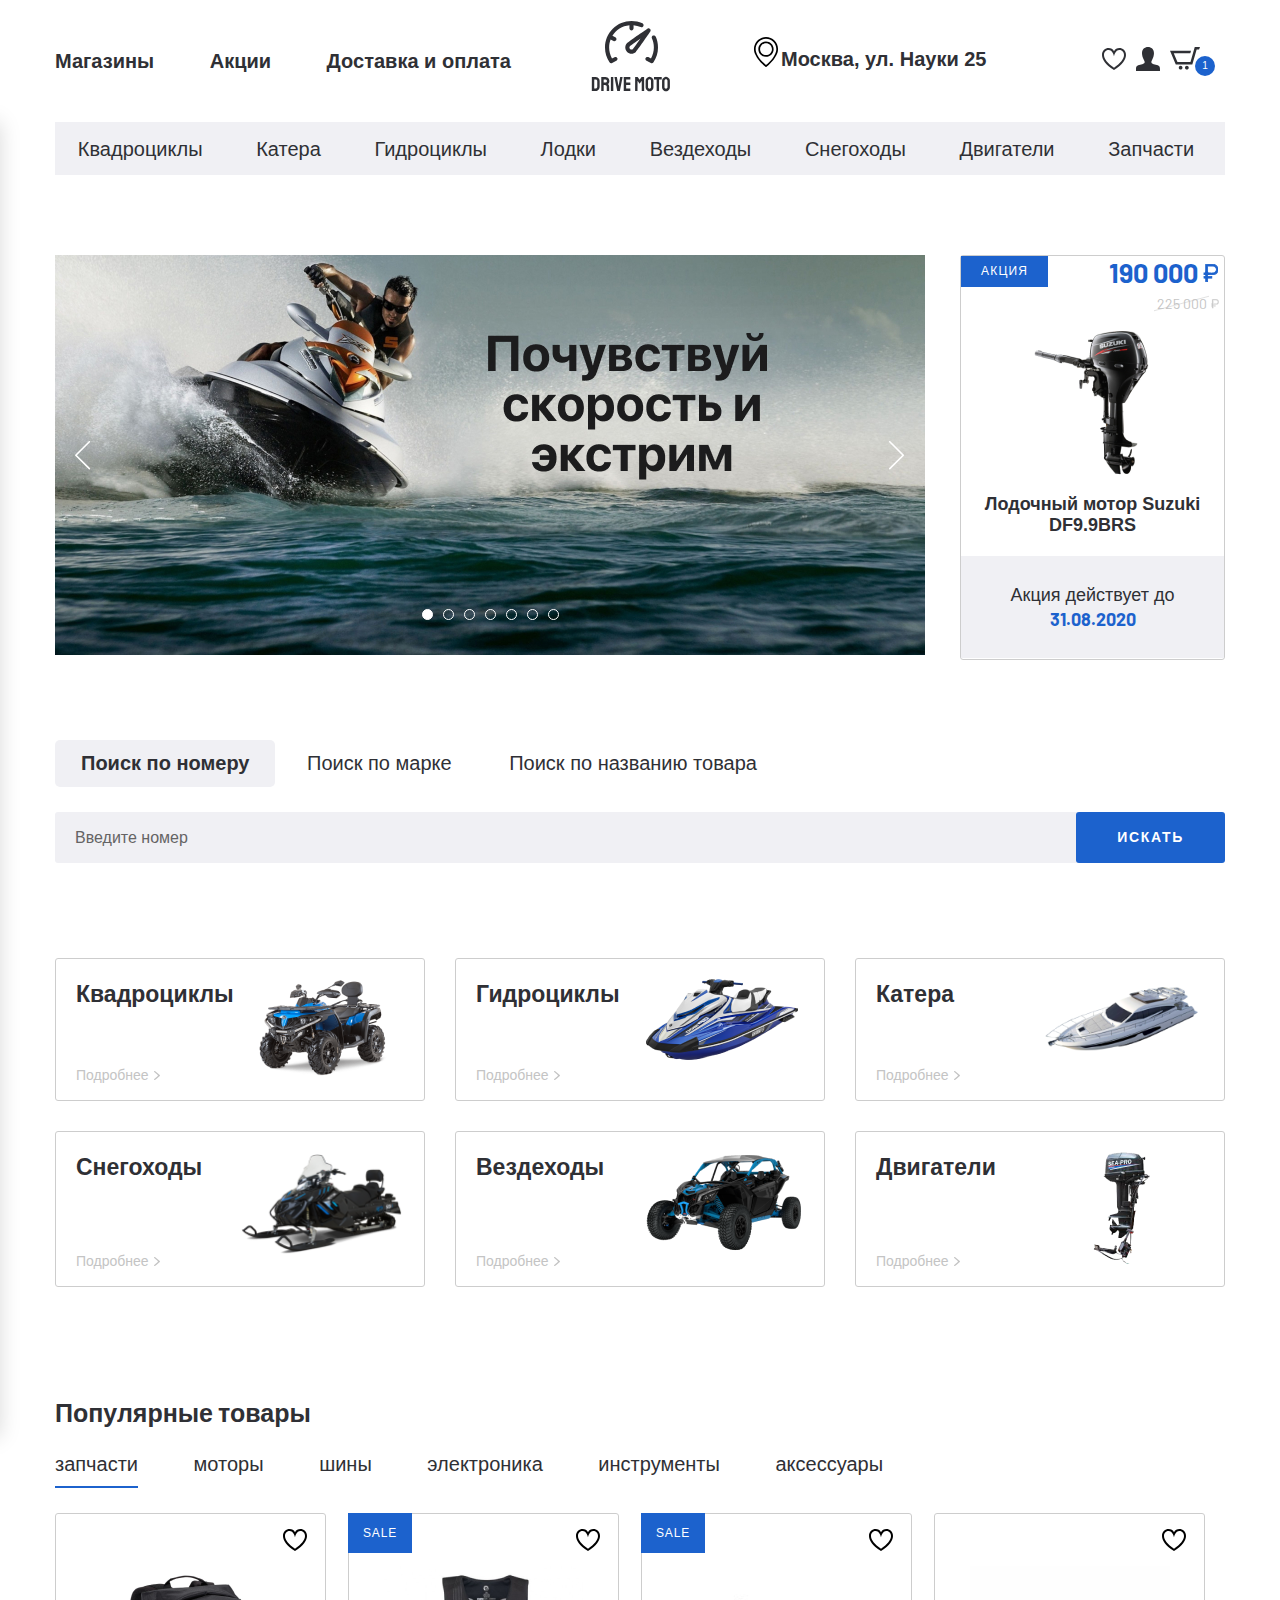
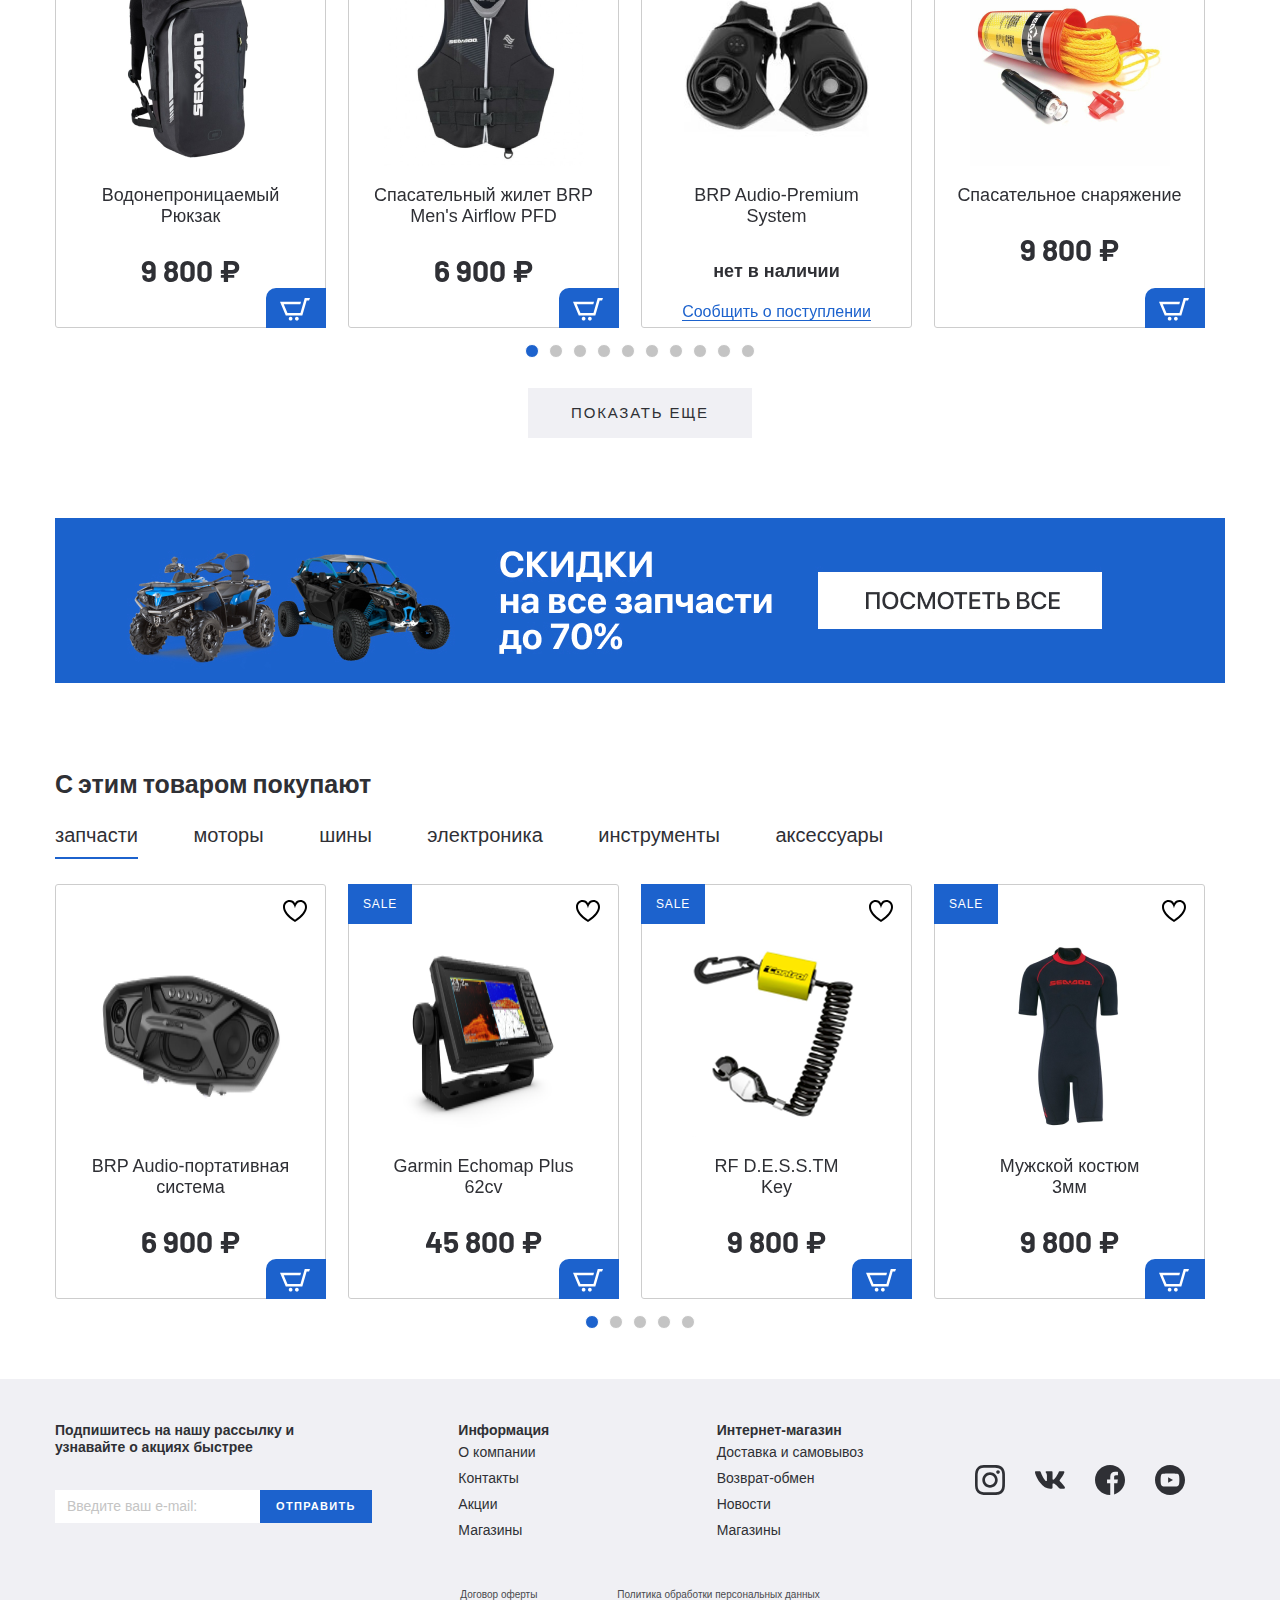
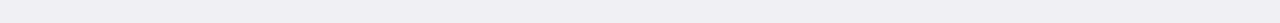
<file: sites/Drive-moto/index.html>
<!DOCTYPE html>
<html lang="ru">

<head>
  <meta charset="UTF-8">
  <meta name="viewport" content="width=device-width, initial-scale=1.0">
  <meta http-equiv="X-UA-Compatible" content="ie=edge">
  <title>Driver Moto</title>
  <link rel="stylesheet" href="css/normalize.css">
  <link rel="stylesheet" href="css/slick.css">
  <link rel="stylesheet" href="css/jquery.formstyler.css">
  <link rel="stylesheet" href="css/jquery.formstyler.theme.css">
  <link rel="stylesheet" href="css/ion.rangeSlider.min.css">
  <link rel="stylesheet" href="css/jquery.rateyo.min.css">
  <link rel="stylesheet" href="css/fonts.css">
  <link rel="preconnect" href="https://fonts.googleapis.com">
  <link rel="preconnect" href="https://fonts.gstatic.com" crossorigin>
  <link href="https://fonts.googleapis.com/css2?family=Barlow:wght@400;700&display=swap" rel="stylesheet">
  <link rel="stylesheet" href="css/style.css">
  <link rel="stylesheet" href="css/media.css">
</head>
<body>
  <header class="header">
    <div class="header__top">
      <div class="container">
        <div class="header__top-inner">
          <nav class="menu">
            <button class="menu__btn">
              <div class="menu__btn-line"></div>
              <div class="menu__btn-line"></div>
              <div class="menu__btn-line"></div>
            </button>
            <ul class="menu__list">
              <li class="menu__item"><a class="menu__link" href="#">Магазины</a></li>
              <li class="menu__item"><a class="menu__link" href="#">Акции</a></li>
              <li class="menu__item"><a class="menu__link" href="#">Доставка и оплата</a></li>
            </ul>
          </nav>
          <a class="logo" href="index.html">
            <img class="logo__img" src="images/logo.svg" alt="Logo">
            <div class="logo__img-mobile"><img src="images/logo-sm.svg" alt="Logo"></div>
          </a>
          <div class="header__box">
            <a class="header__address-link"
              href="https://www.google.com.ua/maps/search/%D0%9C%D0%BE%D1%81%D0%BA%D0%B2%D0%B0,+%D1%83%D0%BB.+%D0%9D%D0%B0%D1%83%D0%BA%D0%B8+25/@55.744637,37.477766,10.5z?hl=ru"
              target="_blank">Москва, ул. Науки 25</a>
            <ul class="user-list">
              <li class="user-list__item">
                <a class="user-list__link" href="#">
                  <img src="images/save-icon.svg" alt="save">
                </a>
              </li>
              <li class="user-list__item">
                <a class="user-list__link" href="#">
                  <img src="images/account-icon.svg" alt="account">
                </a>
              </li>
              <li class="user-list__item">
                <a class="user-list__link basket" href="#">
                  <img src="images/basket-icon.svg" alt="basket">
                  <p class="basket__num">
                    1
                  </p>
                </a>
              </li>
            </ul>
          </div>
        </div>
      </div>
    </div>
    <div class="menu-mobile">
      <ul class="menu-mobile__list">
        <li class="menu-mobile__item">
          <a class="menu-mobile__link" href="#"><img class="menu-mobile__img" src="images/account-icon.svg" alt="">
            <p>Войти</p>
          </a>
        </li>
        <li class="menu-mobile__item">
          <a class="menu-mobile__link" href="#"><img class="menu-mobile__img" src="images/account-icon.svg" alt="">
            <p>Регистрация</p>
          </a>
        </li>
        <li class="menu-mobile__item">
          <a class="menu-mobile__link" href="#"><img class="menu-mobile__img" src="images/save-icon.svg" alt="">
            <p>Избранное</p>
          </a>
        </li>
        <li class="menu-mobile__item">
          <a class="menu-mobile__link" href="#"><img class="menu-mobile__img" src="images/basket-icon.svg" alt="">
            <p>Корзина</p>
          </a>
        </li>
        <li class="menu-mobile__item">
          <a class="menu-mobile__link" href="#"><img class="menu-mobile__img" src="images/shop-icon.svg" alt="">
            <p>Магазины</p>
          </a>
        </li>
        <li class="menu-mobile__item">
          <a class="menu-mobile__link" href="#"><img class="menu-mobile__img" src="images/procent-icon.svg" alt="">
            <p>Акции</p>
          </a>
        </li>
        <li class="menu-mobile__item">
          <a class="menu-mobile__link" href="#"><img class="menu-mobile__img" src="images/delivery-icon.svg" alt="">
            <p>Доставка и оплата</p>
          </a>
        </li>
        <li class="menu-mobile__item">
          <a class="menu-mobile__link" href="catalog.html">
            <p>Квадроциклы</p>
          </a>
        </li>
        <li class="menu-mobile__item">
          <a class="menu-mobile__link" href="catalog.html">
            <p>Катера</p>
          </a>
        </li>
        <li class="menu-mobile__item">
          <a class="menu-mobile__link" href="catalog.html">
            <p>Гидроциклы</p>
          </a>
        </li>
        <li class="menu-mobile__item">
          <a class="menu-mobile__link" href="catalog.html">
            <p>Лодки</p>
          </a>
        </li>
        <li class="menu-mobile__item">
          <a class="menu-mobile__link" href="catalog.html">
            <p>Вездеходы</p>
          </a>
        </li>
        <li class="menu-mobile__item">
          <a class="menu-mobile__link" href="catalog.html">
            <p>Снегоходы</p>
          </a>
        </li>
        <li class="menu-mobile__item">
          <a class="menu-mobile__link" href="catalog.html">
            <p>Двигатели</p>
          </a>
        </li>
        <li class="menu-mobile__item">
          <a class="menu-mobile__link" href="catalog.html">
            <p>Запчасти</p>
          </a>
        </li>
        <li class="menu-mobile__item header__address">
          <a class="menu-mobile__link" href="#">
            <p>Москва, <br>
              ул. Науки 25</p>
          </a>
        </li>
      </ul>
      <div class="menu-mobile__linewrapper">
        <ul class="menu-mobile__line">
          <li class="menu__item"><a class="menu__link" href="#">Магазины</a></li>
          <li class="menu__item"><a class="menu__link" href="#">Акции</a></li>
          <li class="menu__item"><a class="menu__link" href="#">Доставка и оплата</a></li>
        </ul>
      </div>
    </div>
    <div class="header__bottom">
      <div class="container">
        <ul class="menu-categories">
          <li class="menu-categories__item">
            <a class="menu-categories__link" href="catalog.html">
              Квадроциклы
            </a>
          </li>
          <li class="menu-categories__item">
            <a class="menu-categories__link" href="catalog.html">
              Катера
            </a>
          </li>
          <li class="menu-categories__item">
            <a class="menu-categories__link" href="catalog.html">
              Гидроциклы
            </a>
          </li>
          <li class="menu-categories__item">
            <a class="menu-categories__link" href="catalog.html">
              Лодки
            </a>
          </li>
          <li class="menu-categories__item">
            <a class="menu-categories__link" href="catalog.html">
              Вездеходы
            </a>
          </li>
          <li class="menu-categories__item">
            <a class="menu-categories__link" href="catalog.html">
              Снегоходы
            </a>
          </li>
          <li class="menu-categories__item">
            <a class="menu-categories__link" href="catalog.html">
              Двигатели
            </a>
          </li>
          <li class="menu-categories__item">
            <a class="menu-categories__link" href="catalog.html">
              Запчасти
            </a>
          </li>
        </ul>
      </div>
    </div>
  </header>

  <section class="banner-section page-section">
    <div class="container">
      <div class="banner-section__inner">
        <div class="banner-section__slider">
          <a class="banner-section__slider-item" href="#">
            <img class="banner-section__slider-img" src="images/banner-slider.jpg" alt="slider">
          </a>
          <a class="banner-section__slider-item" href="#">
            <img class="banner-section__slider-img" src="images/banner-slider.jpg" alt="slider">
          </a>
          <a class="banner-section__slider-item" href="#">
            <img class="banner-section__slider-img" src="images/banner-slider.jpg" alt="slider">
          </a>
          <a class="banner-section__slider-item" href="#">
            <img class="banner-section__slider-img" src="images/banner-slider.jpg" alt="slider">
          </a>
          <a class="banner-section__slider-item" href="#">
            <img class="banner-section__slider-img" src="images/banner-slider.jpg" alt="slider">
          </a>
          <a class="banner-section__slider-item" href="#">
            <img class="banner-section__slider-img" src="images/banner-slider.jpg" alt="slider">
          </a>
          <a class="banner-section__slider-item" href="#">
            <img class="banner-section__slider-img" src="images/banner-slider.jpg" alt="slider">
          </a>
        </div>
        <a class="banner-section__item sale-item" href="#">
          <div class="sale-item-top">
            <p class="sale-item__info">
              акция
            </p>
            <div class="sale-item__price">
              <div class="price sale-item__price-new">
                190 000
              </div>
              <div class="price sale-item__price-old">
                225 000
              </div>
            </div>
          </div>
          <img class="sale-item__img" src="images/content/sale-1.png" alt="sale">
          <h5 class="sale-item__title">
            Лодочный мотор
            Suzuki DF9.9BRS
          </h5>
          <div class="sale-item__footer">
            Акция действует до
            <span>31.08.2020</span>
          </div>
        </a>
      </div>
    </div>
  </section>

  <div class="search page-section">
    <div class="container">
      <div class="search__inner">
        <div class="search__tabs tabs-wrapper">
          <div class="mobile-overflow">
            <a class="tab search__tabs-item tab--active" href="#tab-1">Поиск по номеру</a>
            <a class="tab search__tabs-item" href="#tab-2">Поиск по марке</a>
            <a class="tab search__tabs-item" href="#tab-3">Поиск по названию товара</a>

          </div>
        </div>
        <div class="search__content">
          <div id="tab-1" class="tabs-content search__content-item tabs-content--active">
            <form class="search__content-form">
              <input class="search__content-input" type="text" placeholder="Введите номер">
              <button class="search__content-btn" type="submit">искать</button>
            </form>
          </div>
          <div id="tab-2" class="tabs-content search__content-item">
            <form class="search__content-form">
              <input class="search__content-input" type="text" placeholder="Введите марку">
              <button class="search__content-btn" type="submit">искать</button>
            </form>
          </div>
          <div id="tab-3" class="tabs-content search__content-item">
            <form class="search__content-form">Подробне
              <input class="search__content-input" type="text" placeholder="Введите название товара">
              <button class="search__content-btn" type="submit">искать</button>
            </form>
          </div>
        </div>
      </div>
    </div>
  </div>
  </div>

  <section class="categories page-section">
    <div class="container">
      <div class="categories__inner">
        <a class="categories__item" href="#">
          <div class="categories__item-info">
            <h4 class="categories__item-title">Квадроциклы</h4>
            <p class="categories__item-text">Подробнее</p>
          </div>
          <div class="categories__item-img"><img src="images/categories-1.png" alt="categories"></div>
        </a>
        <a class="categories__item" href="#">
          <div class="categories__item-info">
            <h4 class="categories__item-title">Гидроциклы</h4>
            <p class="categories__item-text">Подробнее</p>
          </div>
          <div class="categories__item-img"><img src="images/categories-2.png" alt="categories"></div>
        </a>
        <a class="categories__item" href="#">
          <div class="categories__item-info">
            <h4 class="categories__item-title">Катера</h4>
            <p class="categories__item-text">Подробнее</p>
          </div>
          <div class="categories__item-img"><img src="images/categories-3.png" alt="categories"></div>
        </a>
        <a class="categories__item" href="#">
          <div class="categories__item-info">
            <h4 class="categories__item-title">Снегоходы</h4>
            <p class="categories__item-text">Подробнее</p>
          </div>
          <div class="categories__item-img"><img src="images/categories-4.png" alt="categories"></div>
        </a>
        <a class="categories__item" href="#">
          <div class="categories__item-info">
            <h4 class="categories__item-title">Вездеходы</h4>
            <p class="categories__item-text">Подробнее</p>
          </div>
          <div class="categories__item-img"><img src="images/categories-5.png" alt="categories"></div>
        </a>
        <a class="categories__item" href="#">
          <div class="categories__item-info">
            <h4 class="categories__item-title">Двигатели</h4>
            <p class="categories__item-text">Подробнее</p>
          </div>
          <div class="categories__item-img"><img src="images/categories-6.png" alt="categories"></div>
        </a>
      </div>
    </div>
  </section>

  <section class="products">
    <div class="container">
      <div class="products__inner">
        <h3 class="product__title">
          Популярные товары
        </h3>
        <div class="tabs-wrapper">
          <div class="tabs products__tabs mobile-overflow">
            <a class="tab products__tab tab--active" href="#product-tab-1">запчасти</a>
            <a class="tab products__tab" href="#product-tab-2">моторы</a>
            <a class="tab products__tab" href="#product-tab-3">шины </a>
            <a class="tab products__tab" href="#product-tab-4">электроника</a>
            <a class="tab products__tab" href="#product-tab-5">инструменты</a>
            <a class="tab products__tab" href="#product-tab-6">аксессуары</a>
          </div>
        </div>

        <div class="tabs-container products__container">
          <div id="product-tab-1" class="tabs-content products__content tabs-content--active">
            <div class="product-slider">
              <div class="product-slider__item">
                <div class="product-item__wrapper">
                  <button class="product-item__favorite">
                  </button>
                  <button class="product-item__basket">
                    <img src="images/basket-white.svg" alt="basket">
                  </button>
                  <a class="product-item__notify-link" href="#"><span>Сообщить о поступлении</span></a>
                  <a class="product-item" href="#">
                    <p class="product-item__hover-text">
                      посмотреть товар
                    </p>
                    <img class="product-item__img" src="images/content/product-1.png" alt="product-item">
                    <h4 class="product-item__title">
                      Водонепроницаемый
                      Рюкзак
                    </h4>
                    <p class="price product-item__price">
                      9 800 ₽
                    </p>
                    <p class="product-item__notify-text">
                      нет в наличии
                    </p>
                  </a>
                </div>
              </div>
              <div class="product-slider__item">
                <div class="product-item__wrapper">
                  <button class="product-item__favorite">
                  </button>
                  <button class="product-item__basket">
                    <img src="images/basket-white.svg" alt="basket">
                  </button>
                  <a class="product-item__notify-link" href="#"><span>Сообщить о поступлении</span></a>
                  <a class="product-item product-item--sale" href="#">
                    <p class="product-item__hover-text">
                      посмотреть товар
                    </p>
                    <img class="product-item__img" src="images/content/product-2.png" alt="product-item">
                    <h4 class="product-item__title">
                      Спасательный жилет BRP Men's Airflow PFD
                    </h4>
                    <p class="price product-item__price">
                      6 900 ₽
                    </p>
                    <p class="product-item__notify-text">
                      нет в наличии
                    </p>
                  </a>
                </div>
              </div>
              <div class="product-slider__item">
                <div class="product-item__wrapper product-item__not-available">
                  <button class="product-item__favorite">
                  </button>
                  <button class="product-item__basket">
                    <img src="images/basket-white.svg" alt="basket">
                  </button>
                  <a class="product-item__notify-link" href="#"><span>Сообщить о поступлении</span></a>
                  <a class="product-item product-item--sale" href="#">
                    <p class="product-item__hover-text">
                      посмотреть товар
                    </p>
                    <img class="product-item__img" src="images/content/product-3.png" alt="product-item">
                    <h4 class="product-item__title">
                      BRP Audio-Premium System
                    </h4>
                    <p class="price product-item__price">
                      68 000 ₽
                    </p>
                    <p class="product-item__notify-text">
                      нет в наличии
                    </p>
                  </a>
                </div>
              </div>
              <div class="product-slider__item">
                <div class="product-item__wrapper">
                  <button class="product-item__favorite">
                  </button>
                  <button class="product-item__basket">
                    <img src="images/basket-white.svg" alt="basket">
                  </button>
                  <a class="product-item__notify-link" href="#"><span>Сообщить о поступлении</span></a>
                  <a class="product-item" href="#">
                    <p class="product-item__hover-text">
                      посмотреть товар
                    </p>
                    <img class="product-item__img" src="images/content/product-4.png" alt="product-item">
                    <h4 class="product-item__title">
                      Спасательное
                      снаряжение
                    </h4>
                    <p class="price product-item__price">
                      9 800 ₽
                    </p>
                    <p class="product-item__notify-text">
                      нет в наличии
                    </p>
                  </a>
                </div>
              </div>
              <div class="product-slider__item">
                <div class="product-item__wrapper">
                  <button class="product-item__favorite">
                  </button>
                  <button class="product-item__basket">
                    <img src="images/basket-white.svg" alt="basket">
                  </button>
                  <a class="product-item__notify-link" href="#"><span>Сообщить о поступлении</span></a>
                  <a class="product-item" href="#">
                    <p class="product-item__hover-text">
                      посмотреть товар
                    </p>
                    <img class="product-item__img" src="images/content/product-1.png" alt="product-item">
                    <h4 class="product-item__title">
                      Водонепроницаемый
                      Рюкзак
                    </h4>
                    <p class="price product-item__price">
                      9 800 ₽
                    </p>
                    <p class="product-item__notify-text">
                      нет в наличии
                    </p>
                  </a>
                </div>
              </div>
              <div class="product-slider__item">
                <div class="product-item__wrapper">
                  <button class="product-item__favorite">
                  </button>
                  <button class="product-item__basket">
                    <img src="images/basket-white.svg" alt="basket">
                  </button>
                  <a class="product-item__notify-link" href="#"><span>Сообщить о поступлении</span></a>
                  <a class="product-item" href="#">
                    <p class="product-item__hover-text">
                      посмотреть товар
                    </p>
                    <img class="product-item__img" src="images/content/product-2.png" alt="product-item">
                    <h4 class="product-item__title">
                      Спасательный жилет BRP Men's Airflow PFD
                    </h4>
                    <p class="price product-item__price">
                      6 900 ₽
                    </p>
                    <p class="product-item__notify-text">
                      нет в наличии
                    </p>
                  </a>
                </div>
              </div>
              <div class="product-slider__item">
                <div class="product-item__wrapper">
                  <button class="product-item__favorite">
                  </button>
                  <button class="product-item__basket">
                    <img src="images/basket-white.svg" alt="basket">
                  </button>
                  <a class="product-item__notify-link" href="#"><span>Сообщить о поступлении</span></a>
                  <a class="product-item" href="#">
                    <p class="product-item__hover-text">
                      посмотреть товар
                    </p>
                    <img class="product-item__img" src="images/content/product-3.png" alt="product-item">
                    <h4 class="product-item__title">
                      BRP Audio-Premium System
                    </h4>
                    <p class="price product-item__price">
                      68 000 ₽
                    </p>
                    <p class="product-item__notify-text">
                      нет в наличии
                    </p>
                  </a>
                </div>
              </div>
              <div class="product-slider__item">
                <div class="product-item__wrapper">
                  <button class="product-item__favorite">
                  </button>
                  <button class="product-item__basket">
                    <img src="images/basket-white.svg" alt="basket">
                  </button>
                  <a class="product-item__notify-link" href="#"><span>Сообщить о поступлении</span></a>
                  <a class="product-item" href="#">
                    <p class="product-item__hover-text">
                      посмотреть товар
                    </p>
                    <img class="product-item__img" src="images/content/product-4.png" alt="product-item">
                    <h4 class="product-item__title">
                      Спасательное
                      снаряжение
                    </h4>
                    <p class="price product-item__price">
                      23 800 ₽
                    </p>
                    <p class="product-item__notify-text">
                      нет в наличии
                    </p>
                  </a>
                </div>
              </div>
              <div class="product-slider__item">
                <div class="product-item__wrapper">
                  <button class="product-item__favorite">
                  </button>
                  <button class="product-item__basket">
                    <img src="images/basket-white.svg" alt="basket">
                  </button>
                  <a class="product-item__notify-link" href="#"><span>Сообщить о поступлении</span></a>
                  <a class="product-item" href="#">
                    <p class="product-item__hover-text">
                      посмотреть товар
                    </p>
                    <img class="product-item__img" src="images/content/product-1.png" alt="product-item">
                    <h4 class="product-item__title">
                      Водонепроницаемый
                      Рюкзак
                    </h4>
                    <p class="price product-item__price">
                      9 800 ₽
                    </p>
                    <p class="product-item__notify-text">
                      нет в наличии
                    </p>
                  </a>
                </div>
              </div>
              <div class="product-slider__item">
                <div class="product-item__wrapper">
                  <button class="product-item__favorite">
                  </button>
                  <button class="product-item__basket">
                    <img src="images/basket-white.svg" alt="basket">
                  </button>
                  <a class="product-item__notify-link" href="#"><span>Сообщить о поступлении</span></a>
                  <a class="product-item" href="#">
                    <p class="product-item__hover-text">
                      посмотреть товар
                    </p>
                    <img class="product-item__img" src="images/content/product-2.png" alt="product-item">
                    <h4 class="product-item__title">
                      Спасательный жилет BRP Men's Airflow PFD
                    </h4>
                    <p class="price product-item__price">
                      6 900 ₽
                    </p>
                    <p class="product-item__notify-text">
                      нет в наличии
                    </p>
                  </a>
                </div>
              </div>
            </div>
          </div>
          <div id="product-tab-2" class="tabs-content products__content ">
            <div class="product-slider">
              <div class="product-slider__item">
                <div class="product-item__wrapper">
                  <button class="product-item__favorite">
                  </button>
                  <button class="product-item__basket">
                    <img src="images/basket-white.svg" alt="basket">
                  </button>
                  <a class="product-item__notify-link" href="#"><span>Сообщить о поступлении</span></a>
                  <a class="product-item" href="#">
                    <p class="product-item__hover-text">
                      посмотреть товар
                    </p>
                    <img class="product-item__img" src="images/content/product-1.png" alt="product-item">
                    <h4 class="product-item__title">
                      Водонепроницаемый
                      Рюкзак
                    </h4>
                    <p class="price product-item__price">
                      9 800 ₽
                    </p>
                    <p class="product-item__notify-text">
                      нет в наличии
                    </p>
                  </a>
                </div>
              </div>
              <div class="product-slider__item">
                <div class="product-item__wrapper">
                  <button class="product-item__favorite">
                  </button>
                  <button class="product-item__basket">
                    <img src="images/basket-white.svg" alt="basket">
                  </button>
                  <a class="product-item__notify-link" href="#"><span>Сообщить о поступлении</span></a>
                  <a class="product-item product-item--sale" href="#">
                    <p class="product-item__hover-text">
                      посмотреть товар
                    </p>
                    <img class="product-item__img" src="images/content/product-2.png" alt="product-item">
                    <h4 class="product-item__title">
                      Спасательный жилет BRP Men's Airflow PFD
                    </h4>
                    <p class="price product-item__price">
                      6 900 ₽
                    </p>
                    <p class="product-item__notify-text">
                      нет в наличии
                    </p>
                  </a>
                </div>
              </div>
              <div class="product-slider__item">
                <div class="product-item__wrapper product-item__not-available">
                  <button class="product-item__favorite">
                  </button>
                  <button class="product-item__basket">
                    <img src="images/basket-white.svg" alt="basket">
                  </button>
                  <a class="product-item__notify-link" href="#"><span>Сообщить о поступлении</span></a>
                  <a class="product-item product-item--sale" href="#">
                    <p class="product-item__hover-text">
                      посмотреть товар
                    </p>
                    <img class="product-item__img" src="images/content/product-3.png" alt="product-item">
                    <h4 class="product-item__title">
                      BRP Audio-Premium System
                    </h4>
                    <p class="price product-item__price">
                      68 000 ₽
                    </p>
                    <p class="product-item__notify-text">
                      нет в наличии
                    </p>
                  </a>
                </div>
              </div>
              <div class="product-slider__item">
                <div class="product-item__wrapper">
                  <button class="product-item__favorite">
                  </button>
                  <button class="product-item__basket">
                    <img src="images/basket-white.svg" alt="basket">
                  </button>
                  <a class="product-item__notify-link" href="#"><span>Сообщить о поступлении</span></a>
                  <a class="product-item" href="#">
                    <p class="product-item__hover-text">
                      посмотреть товар
                    </p>
                    <img class="product-item__img" src="images/content/product-4.png" alt="product-item">
                    <h4 class="product-item__title">
                      Спасательное
                      снаряжение
                    </h4>
                    <p class="price product-item__price">
                      9 800 ₽
                    </p>
                    <p class="product-item__notify-text">
                      нет в наличии
                    </p>
                  </a>
                </div>
              </div>
              <div class="product-slider__item">
                <div class="product-item__wrapper">
                  <button class="product-item__favorite">
                  </button>
                  <button class="product-item__basket">
                    <img src="images/basket-white.svg" alt="basket">
                  </button>
                  <a class="product-item__notify-link" href="#"><span>Сообщить о поступлении</span></a>
                  <a class="product-item" href="#">
                    <p class="product-item__hover-text">
                      посмотреть товар
                    </p>
                    <img class="product-item__img" src="images/content/product-1.png" alt="product-item">
                    <h4 class="product-item__title">
                      Водонепроницаемый
                      Рюкзак
                    </h4>
                    <p class="price product-item__price">
                      9 800 ₽
                    </p>
                    <p class="product-item__notify-text">
                      нет в наличии
                    </p>
                  </a>
                </div>
              </div>
              <div class="product-slider__item">
                <div class="product-item__wrapper">
                  <button class="product-item__favorite">
                  </button>
                  <button class="product-item__basket">
                    <img src="images/basket-white.svg" alt="basket">
                  </button>
                  <a class="product-item__notify-link" href="#"><span>Сообщить о поступлении</span></a>
                  <a class="product-item" href="#">
                    <p class="product-item__hover-text">
                      посмотреть товар
                    </p>
                    <img class="product-item__img" src="images/content/product-2.png" alt="product-item">
                    <h4 class="product-item__title">
                      Спасательный жилет BRP Men's Airflow PFD
                    </h4>
                    <p class="price product-item__price">
                      6 900 ₽
                    </p>
                    <p class="product-item__notify-text">
                      нет в наличии
                    </p>
                  </a>
                </div>
              </div>
              <div class="product-slider__item">
                <div class="product-item__wrapper">
                  <button class="product-item__favorite">
                  </button>
                  <button class="product-item__basket">
                    <img src="images/basket-white.svg" alt="basket">
                  </button>
                  <a class="product-item__notify-link" href="#"><span>Сообщить о поступлении</span></a>
                  <a class="product-item" href="#">
                    <p class="product-item__hover-text">
                      посмотреть товар
                    </p>
                    <img class="product-item__img" src="images/content/product-3.png" alt="product-item">
                    <h4 class="product-item__title">
                      BRP Audio-Premium System
                    </h4>
                    <p class="price product-item__price">
                      68 000 ₽
                    </p>
                    <p class="product-item__notify-text">
                      нет в наличии
                    </p>
                  </a>
                </div>
              </div>
              <div class="product-slider__item">
                <div class="product-item__wrapper">
                  <button class="product-item__favorite">
                  </button>
                  <button class="product-item__basket">
                    <img src="images/basket-white.svg" alt="basket">
                  </button>
                  <a class="product-item__notify-link" href="#"><span>Сообщить о поступлении</span></a>
                  <a class="product-item" href="#">
                    <p class="product-item__hover-text">
                      посмотреть товар
                    </p>
                    <img class="product-item__img" src="images/content/product-4.png" alt="product-item">
                    <h4 class="product-item__title">
                      Спасательное
                      снаряжение
                    </h4>
                    <p class="price product-item__price">
                      23 800 ₽
                    </p>
                    <p class="product-item__notify-text">
                      нет в наличии
                    </p>
                  </a>
                </div>
              </div>
              <div class="product-slider__item">
                <div class="product-item__wrapper">
                  <button class="product-item__favorite">
                  </button>
                  <button class="product-item__basket">
                    <img src="images/basket-white.svg" alt="basket">
                  </button>
                  <a class="product-item__notify-link" href="#"><span>Сообщить о поступлении</span></a>
                  <a class="product-item" href="#">
                    <p class="product-item__hover-text">
                      посмотреть товар
                    </p>
                    <img class="product-item__img" src="images/content/product-1.png" alt="product-item">
                    <h4 class="product-item__title">
                      Водонепроницаемый
                      Рюкзак
                    </h4>
                    <p class="price product-item__price">
                      9 800 ₽
                    </p>
                    <p class="product-item__notify-text">
                      нет в наличии
                    </p>
                  </a>
                </div>
              </div>
              <div class="product-slider__item">
                <div class="product-item__wrapper">
                  <button class="product-item__favorite">
                  </button>
                  <button class="product-item__basket">
                    <img src="images/basket-white.svg" alt="basket">
                  </button>
                  <a class="product-item__notify-link" href="#"><span>Сообщить о поступлении</span></a>
                  <a class="product-item" href="#">
                    <p class="product-item__hover-text">
                      посмотреть товар
                    </p>
                    <img class="product-item__img" src="images/content/product-2.png" alt="product-item">
                    <h4 class="product-item__title">
                      Спасательный жилет BRP Men's Airflow PFD
                    </h4>
                    <p class="price product-item__price">
                      6 900 ₽
                    </p>
                    <p class="product-item__notify-text">
                      нет в наличии
                    </p>
                  </a>
                </div>
              </div>
            </div>
          </div>
          <div id="product-tab-3" class="tabs-content products__content ">
            <div class="product-slider">
              <div class="product-slider__item">
                <div class="product-item__wrapper">
                  <button class="product-item__favorite">
                  </button>
                  <button class="product-item__basket">
                    <img src="images/basket-white.svg" alt="basket">
                  </button>
                  <a class="product-item__notify-link" href="#"><span>Сообщить о поступлении</span></a>
                  <a class="product-item" href="#">
                    <p class="product-item__hover-text">
                      посмотреть товар
                    </p>
                    <img class="product-item__img" src="images/content/product-1.png" alt="product-item">
                    <h4 class="product-item__title">
                      Водонепроницаемый
                      Рюкзак
                    </h4>
                    <p class="price product-item__price">
                      9 800 ₽
                    </p>
                    <p class="product-item__notify-text">
                      нет в наличии
                    </p>
                  </a>
                </div>
              </div>
              <div class="product-slider__item">
                <div class="product-item__wrapper">
                  <button class="product-item__favorite">
                  </button>
                  <button class="product-item__basket">
                    <img src="images/basket-white.svg" alt="basket">
                  </button>
                  <a class="product-item__notify-link" href="#"><span>Сообщить о поступлении</span></a>
                  <a class="product-item product-item--sale" href="#">
                    <p class="product-item__hover-text">
                      посмотреть товар
                    </p>
                    <img class="product-item__img" src="images/content/product-2.png" alt="product-item">
                    <h4 class="product-item__title">
                      Спасательный жилет BRP Men's Airflow PFD
                    </h4>
                    <p class="price product-item__price">
                      6 900 ₽
                    </p>
                    <p class="product-item__notify-text">
                      нет в наличии
                    </p>
                  </a>
                </div>
              </div>
              <div class="product-slider__item">
                <div class="product-item__wrapper product-item__not-available">
                  <button class="product-item__favorite">
                  </button>
                  <button class="product-item__basket">
                    <img src="images/basket-white.svg" alt="basket">
                  </button>
                  <a class="product-item__notify-link" href="#"><span>Сообщить о поступлении</span></a>
                  <a class="product-item product-item--sale" href="#">
                    <p class="product-item__hover-text">
                      посмотреть товар
                    </p>
                    <img class="product-item__img" src="images/content/product-3.png" alt="product-item">
                    <h4 class="product-item__title">
                      BRP Audio-Premium System
                    </h4>
                    <p class="price product-item__price">
                      68 000 ₽
                    </p>
                    <p class="product-item__notify-text">
                      нет в наличии
                    </p>
                  </a>
                </div>
              </div>
              <div class="product-slider__item">
                <div class="product-item__wrapper">
                  <button class="product-item__favorite">
                  </button>
                  <button class="product-item__basket">
                    <img src="images/basket-white.svg" alt="basket">
                  </button>
                  <a class="product-item__notify-link" href="#"><span>Сообщить о поступлении</span></a>
                  <a class="product-item" href="#">
                    <p class="product-item__hover-text">
                      посмотреть товар
                    </p>
                    <img class="product-item__img" src="images/content/product-4.png" alt="product-item">
                    <h4 class="product-item__title">
                      Спасательное
                      снаряжение
                    </h4>
                    <p class="price product-item__price">
                      9 800 ₽
                    </p>
                    <p class="product-item__notify-text">
                      нет в наличии
                    </p>
                  </a>
                </div>
              </div>
              <div class="product-slider__item">
                <div class="product-item__wrapper">
                  <button class="product-item__favorite">
                  </button>
                  <button class="product-item__basket">
                    <img src="images/basket-white.svg" alt="basket">
                  </button>
                  <a class="product-item__notify-link" href="#"><span>Сообщить о поступлении</span></a>
                  <a class="product-item" href="#">
                    <p class="product-item__hover-text">
                      посмотреть товар
                    </p>
                    <img class="product-item__img" src="images/content/product-1.png" alt="product-item">
                    <h4 class="product-item__title">
                      Водонепроницаемый
                      Рюкзак
                    </h4>
                    <p class="price product-item__price">
                      9 800 ₽
                    </p>
                    <p class="product-item__notify-text">
                      нет в наличии
                    </p>
                  </a>
                </div>
              </div>
              <div class="product-slider__item">
                <div class="product-item__wrapper">
                  <button class="product-item__favorite">
                  </button>
                  <button class="product-item__basket">
                    <img src="images/basket-white.svg" alt="basket">
                  </button>
                  <a class="product-item__notify-link" href="#"><span>Сообщить о поступлении</span></a>
                  <a class="product-item" href="#">
                    <p class="product-item__hover-text">
                      посмотреть товар
                    </p>
                    <img class="product-item__img" src="images/content/product-2.png" alt="product-item">
                    <h4 class="product-item__title">
                      Спасательный жилет BRP Men's Airflow PFD
                    </h4>
                    <p class="price product-item__price">
                      6 900 ₽
                    </p>
                    <p class="product-item__notify-text">
                      нет в наличии
                    </p>
                  </a>
                </div>
              </div>
              <div class="product-slider__item">
                <div class="product-item__wrapper">
                  <button class="product-item__favorite">
                  </button>
                  <button class="product-item__basket">
                    <img src="images/basket-white.svg" alt="basket">
                  </button>
                  <a class="product-item__notify-link" href="#"><span>Сообщить о поступлении</span></a>
                  <a class="product-item" href="#">
                    <p class="product-item__hover-text">
                      посмотреть товар
                    </p>
                    <img class="product-item__img" src="images/content/product-3.png" alt="product-item">
                    <h4 class="product-item__title">
                      BRP Audio-Premium System
                    </h4>
                    <p class="price product-item__price">
                      68 000 ₽
                    </p>
                    <p class="product-item__notify-text">
                      нет в наличии
                    </p>
                  </a>
                </div>
              </div>
              <div class="product-slider__item">
                <div class="product-item__wrapper">
                  <button class="product-item__favorite">
                  </button>
                  <button class="product-item__basket">
                    <img src="images/basket-white.svg" alt="basket">
                  </button>
                  <a class="product-item__notify-link" href="#"><span>Сообщить о поступлении</span></a>
                  <a class="product-item" href="#">
                    <p class="product-item__hover-text">
                      посмотреть товар
                    </p>
                    <img class="product-item__img" src="images/content/product-4.png" alt="product-item">
                    <h4 class="product-item__title">
                      Спасательное
                      снаряжение
                    </h4>
                    <p class="price product-item__price">
                      23 800 ₽
                    </p>
                    <p class="product-item__notify-text">
                      нет в наличии
                    </p>
                  </a>
                </div>
              </div>
              <div class="product-slider__item">
                <div class="product-item__wrapper">
                  <button class="product-item__favorite">
                  </button>
                  <button class="product-item__basket">
                    <img src="images/basket-white.svg" alt="basket">
                  </button>
                  <a class="product-item__notify-link" href="#"><span>Сообщить о поступлении</span></a>
                  <a class="product-item" href="#">
                    <p class="product-item__hover-text">
                      посмотреть товар
                    </p>
                    <img class="product-item__img" src="images/content/product-1.png" alt="product-item">
                    <h4 class="product-item__title">
                      Водонепроницаемый
                      Рюкзак
                    </h4>
                    <p class="price product-item__price">
                      9 800 ₽
                    </p>
                    <p class="product-item__notify-text">
                      нет в наличии
                    </p>
                  </a>
                </div>
              </div>
              <div class="product-slider__item">
                <div class="product-item__wrapper">
                  <button class="product-item__favorite">
                  </button>
                  <button class="product-item__basket">
                    <img src="images/basket-white.svg" alt="basket">
                  </button>
                  <a class="product-item__notify-link" href="#"><span>Сообщить о поступлении</span></a>
                  <a class="product-item" href="#">
                    <p class="product-item__hover-text">
                      посмотреть товар
                    </p>
                    <img class="product-item__img" src="images/content/product-2.png" alt="product-item">
                    <h4 class="product-item__title">
                      Спасательный жилет BRP Men's Airflow PFD
                    </h4>
                    <p class="price product-item__price">
                      6 900 ₽
                    </p>
                    <p class="product-item__notify-text">
                      нет в наличии
                    </p>
                  </a>
                </div>
              </div>
            </div>
          </div>
          <div id="product-tab-4" class="tabs-content products__content ">
            <div class="product-slider">
              <div class="product-slider__item">
                <div class="product-item__wrapper">
                  <button class="product-item__favorite">
                  </button>
                  <button class="product-item__basket">
                    <img src="images/basket-white.svg" alt="basket">
                  </button>
                  <a class="product-item__notify-link" href="#"><span>Сообщить о поступлении</span></a>
                  <a class="product-item" href="#">
                    <p class="product-item__hover-text">
                      посмотреть товар
                    </p>
                    <img class="product-item__img" src="images/content/product-1.png" alt="product-item">
                    <h4 class="product-item__title">
                      Водонепроницаемый
                      Рюкзак
                    </h4>
                    <p class="price product-item__price">
                      9 800 ₽
                    </p>
                    <p class="product-item__notify-text">
                      нет в наличии
                    </p>
                  </a>
                </div>
              </div>
              <div class="product-slider__item">
                <div class="product-item__wrapper">
                  <button class="product-item__favorite">
                  </button>
                  <button class="product-item__basket">
                    <img src="images/basket-white.svg" alt="basket">
                  </button>
                  <a class="product-item__notify-link" href="#"><span>Сообщить о поступлении</span></a>
                  <a class="product-item product-item--sale" href="#">
                    <p class="product-item__hover-text">
                      посмотреть товар
                    </p>
                    <img class="product-item__img" src="images/content/product-2.png" alt="product-item">
                    <h4 class="product-item__title">
                      Спасательный жилет BRP Men's Airflow PFD
                    </h4>
                    <p class="price product-item__price">
                      6 900 ₽
                    </p>
                    <p class="product-item__notify-text">
                      нет в наличии
                    </p>
                  </a>
                </div>
              </div>
              <div class="product-slider__item">
                <div class="product-item__wrapper product-item__not-available">
                  <button class="product-item__favorite">
                  </button>
                  <button class="product-item__basket">
                    <img src="images/basket-white.svg" alt="basket">
                  </button>
                  <a class="product-item__notify-link" href="#"><span>Сообщить о поступлении</span></a>
                  <a class="product-item product-item--sale" href="#">
                    <p class="product-item__hover-text">
                      посмотреть товар
                    </p>
                    <img class="product-item__img" src="images/content/product-3.png" alt="product-item">
                    <h4 class="product-item__title">
                      BRP Audio-Premium System
                    </h4>
                    <p class="price product-item__price">
                      68 000 ₽
                    </p>
                    <p class="product-item__notify-text">
                      нет в наличии
                    </p>
                  </a>
                </div>
              </div>
              <div class="product-slider__item">
                <div class="product-item__wrapper">
                  <button class="product-item__favorite">
                  </button>
                  <button class="product-item__basket">
                    <img src="images/basket-white.svg" alt="basket">
                  </button>
                  <a class="product-item__notify-link" href="#"><span>Сообщить о поступлении</span></a>
                  <a class="product-item" href="#">
                    <p class="product-item__hover-text">
                      посмотреть товар
                    </p>
                    <img class="product-item__img" src="images/content/product-4.png" alt="product-item">
                    <h4 class="product-item__title">
                      Спасательное
                      снаряжение
                    </h4>
                    <p class="price product-item__price">
                      9 800 ₽
                    </p>
                    <p class="product-item__notify-text">
                      нет в наличии
                    </p>
                  </a>
                </div>
              </div>
              <div class="product-slider__item">
                <div class="product-item__wrapper">
                  <button class="product-item__favorite">
                  </button>
                  <button class="product-item__basket">
                    <img src="images/basket-white.svg" alt="basket">
                  </button>
                  <a class="product-item__notify-link" href="#"><span>Сообщить о поступлении</span></a>
                  <a class="product-item" href="#">
                    <p class="product-item__hover-text">
                      посмотреть товар
                    </p>
                    <img class="product-item__img" src="images/content/product-1.png" alt="product-item">
                    <h4 class="product-item__title">
                      Водонепроницаемый
                      Рюкзак
                    </h4>
                    <p class="price product-item__price">
                      9 800 ₽
                    </p>
                    <p class="product-item__notify-text">
                      нет в наличии
                    </p>
                  </a>
                </div>
              </div>
              <div class="product-slider__item">
                <div class="product-item__wrapper">
                  <button class="product-item__favorite">
                  </button>
                  <button class="product-item__basket">
                    <img src="images/basket-white.svg" alt="basket">
                  </button>
                  <a class="product-item__notify-link" href="#"><span>Сообщить о поступлении</span></a>
                  <a class="product-item" href="#">
                    <p class="product-item__hover-text">
                      посмотреть товар
                    </p>
                    <img class="product-item__img" src="images/content/product-2.png" alt="product-item">
                    <h4 class="product-item__title">
                      Спасательный жилет BRP Men's Airflow PFD
                    </h4>
                    <p class="price product-item__price">
                      6 900 ₽
                    </p>
                    <p class="product-item__notify-text">
                      нет в наличии
                    </p>
                  </a>
                </div>
              </div>
              <div class="product-slider__item">
                <div class="product-item__wrapper">
                  <button class="product-item__favorite">
                  </button>
                  <button class="product-item__basket">
                    <img src="images/basket-white.svg" alt="basket">
                  </button>
                  <a class="product-item__notify-link" href="#"><span>Сообщить о поступлении</span></a>
                  <a class="product-item" href="#">
                    <p class="product-item__hover-text">
                      посмотреть товар
                    </p>
                    <img class="product-item__img" src="images/content/product-3.png" alt="product-item">
                    <h4 class="product-item__title">
                      BRP Audio-Premium System
                    </h4>
                    <p class="price product-item__price">
                      68 000 ₽
                    </p>
                    <p class="product-item__notify-text">
                      нет в наличии
                    </p>
                  </a>
                </div>
              </div>
              <div class="product-slider__item">
                <div class="product-item__wrapper">
                  <button class="product-item__favorite">
                  </button>
                  <button class="product-item__basket">
                    <img src="images/basket-white.svg" alt="basket">
                  </button>
                  <a class="product-item__notify-link" href="#"><span>Сообщить о поступлении</span></a>
                  <a class="product-item" href="#">
                    <p class="product-item__hover-text">
                      посмотреть товар
                    </p>
                    <img class="product-item__img" src="images/content/product-4.png" alt="product-item">
                    <h4 class="product-item__title">
                      Спасательное
                      снаряжение
                    </h4>
                    <p class="price product-item__price">
                      23 800 ₽
                    </p>
                    <p class="product-item__notify-text">
                      нет в наличии
                    </p>
                  </a>
                </div>
              </div>
              <div class="product-slider__item">
                <div class="product-item__wrapper">
                  <button class="product-item__favorite">
                  </button>
                  <button class="product-item__basket">
                    <img src="images/basket-white.svg" alt="basket">
                  </button>
                  <a class="product-item__notify-link" href="#"><span>Сообщить о поступлении</span></a>
                  <a class="product-item" href="#">
                    <p class="product-item__hover-text">
                      посмотреть товар
                    </p>
                    <img class="product-item__img" src="images/content/product-1.png" alt="product-item">
                    <h4 class="product-item__title">
                      Водонепроницаемый
                      Рюкзак
                    </h4>
                    <p class="price product-item__price">
                      9 800 ₽
                    </p>
                    <p class="product-item__notify-text">
                      нет в наличии
                    </p>
                  </a>
                </div>
              </div>
              <div class="product-slider__item">
                <div class="product-item__wrapper">
                  <button class="product-item__favorite">
                  </button>
                  <button class="product-item__basket">
                    <img src="images/basket-white.svg" alt="basket">
                  </button>
                  <a class="product-item__notify-link" href="#"><span>Сообщить о поступлении</span></a>
                  <a class="product-item" href="#">
                    <p class="product-item__hover-text">
                      посмотреть товар
                    </p>
                    <img class="product-item__img" src="images/content/product-2.png" alt="product-item">
                    <h4 class="product-item__title">
                      Спасательный жилет BRP Men's Airflow PFD
                    </h4>
                    <p class="price product-item__price">
                      6 900 ₽
                    </p>
                    <p class="product-item__notify-text">
                      нет в наличии
                    </p>
                  </a>
                </div>
              </div>
            </div>
          </div>
          <div id="product-tab-5" class="tabs-content products__content ">
            <div class="product-slider">
              <div class="product-slider__item">
                <div class="product-item__wrapper">
                  <button class="product-item__favorite">
                  </button>
                  <button class="product-item__basket">
                    <img src="images/basket-white.svg" alt="basket">
                  </button>
                  <a class="product-item__notify-link" href="#"><span>Сообщить о поступлении</span></a>
                  <a class="product-item" href="#">
                    <p class="product-item__hover-text">
                      посмотреть товар
                    </p>
                    <img class="product-item__img" src="images/content/product-1.png" alt="product-item">
                    <h4 class="product-item__title">
                      Водонепроницаемый
                      Рюкзак
                    </h4>
                    <p class="price product-item__price">
                      9 800 ₽
                    </p>
                    <p class="product-item__notify-text">
                      нет в наличии
                    </p>
                  </a>
                </div>
              </div>
              <div class="product-slider__item">
                <div class="product-item__wrapper">
                  <button class="product-item__favorite">
                  </button>
                  <button class="product-item__basket">
                    <img src="images/basket-white.svg" alt="basket">
                  </button>
                  <a class="product-item__notify-link" href="#"><span>Сообщить о поступлении</span></a>
                  <a class="product-item product-item--sale" href="#">
                    <p class="product-item__hover-text">
                      посмотреть товар
                    </p>
                    <img class="product-item__img" src="images/content/product-2.png" alt="product-item">
                    <h4 class="product-item__title">
                      Спасательный жилет BRP Men's Airflow PFD
                    </h4>
                    <p class="price product-item__price">
                      6 900 ₽
                    </p>
                    <p class="product-item__notify-text">
                      нет в наличии
                    </p>
                  </a>
                </div>
              </div>
              <div class="product-slider__item">
                <div class="product-item__wrapper product-item__not-available">
                  <button class="product-item__favorite">
                  </button>
                  <button class="product-item__basket">
                    <img src="images/basket-white.svg" alt="basket">
                  </button>
                  <a class="product-item__notify-link" href="#"><span>Сообщить о поступлении</span></a>
                  <a class="product-item product-item--sale" href="#">
                    <p class="product-item__hover-text">
                      посмотреть товар
                    </p>
                    <img class="product-item__img" src="images/content/product-3.png" alt="product-item">
                    <h4 class="product-item__title">
                      BRP Audio-Premium System
                    </h4>
                    <p class="price product-item__price">
                      68 000 ₽
                    </p>
                    <p class="product-item__notify-text">
                      нет в наличии
                    </p>
                  </a>
                </div>
              </div>
              <div class="product-slider__item">
                <div class="product-item__wrapper">
                  <button class="product-item__favorite">
                  </button>
                  <button class="product-item__basket">
                    <img src="images/basket-white.svg" alt="basket">
                  </button>
                  <a class="product-item__notify-link" href="#"><span>Сообщить о поступлении</span></a>
                  <a class="product-item" href="#">
                    <p class="product-item__hover-text">
                      посмотреть товар
                    </p>
                    <img class="product-item__img" src="images/content/product-4.png" alt="product-item">
                    <h4 class="product-item__title">
                      Спасательное
                      снаряжение
                    </h4>
                    <p class="price product-item__price">
                      9 800 ₽
                    </p>
                    <p class="product-item__notify-text">
                      нет в наличии
                    </p>
                  </a>
                </div>
              </div>
              <div class="product-slider__item">
                <div class="product-item__wrapper">
                  <button class="product-item__favorite">
                  </button>
                  <button class="product-item__basket">
                    <img src="images/basket-white.svg" alt="basket">
                  </button>
                  <a class="product-item__notify-link" href="#"><span>Сообщить о поступлении</span></a>
                  <a class="product-item" href="#">
                    <p class="product-item__hover-text">
                      посмотреть товар
                    </p>
                    <img class="product-item__img" src="images/content/product-1.png" alt="product-item">
                    <h4 class="product-item__title">
                      Водонепроницаемый
                      Рюкзак
                    </h4>
                    <p class="price product-item__price">
                      9 800 ₽
                    </p>
                    <p class="product-item__notify-text">
                      нет в наличии
                    </p>
                  </a>
                </div>
              </div>
              <div class="product-slider__item">
                <div class="product-item__wrapper">
                  <button class="product-item__favorite">
                  </button>
                  <button class="product-item__basket">
                    <img src="images/basket-white.svg" alt="basket">
                  </button>
                  <a class="product-item__notify-link" href="#"><span>Сообщить о поступлении</span></a>
                  <a class="product-item" href="#">
                    <p class="product-item__hover-text">
                      посмотреть товар
                    </p>
                    <img class="product-item__img" src="images/content/product-2.png" alt="product-item">
                    <h4 class="product-item__title">
                      Спасательный жилет BRP Men's Airflow PFD
                    </h4>
                    <p class="price product-item__price">
                      6 900 ₽
                    </p>
                    <p class="product-item__notify-text">
                      нет в наличии
                    </p>
                  </a>
                </div>
              </div>
              <div class="product-slider__item">
                <div class="product-item__wrapper">
                  <button class="product-item__favorite">
                  </button>
                  <button class="product-item__basket">
                    <img src="images/basket-white.svg" alt="basket">
                  </button>
                  <a class="product-item__notify-link" href="#"><span>Сообщить о поступлении</span></a>
                  <a class="product-item" href="#">
                    <p class="product-item__hover-text">
                      посмотреть товар
                    </p>
                    <img class="product-item__img" src="images/content/product-3.png" alt="product-item">
                    <h4 class="product-item__title">
                      BRP Audio-Premium System
                    </h4>
                    <p class="price product-item__price">
                      68 000 ₽
                    </p>
                    <p class="product-item__notify-text">
                      нет в наличии
                    </p>
                  </a>
                </div>
              </div>
              <div class="product-slider__item">
                <div class="product-item__wrapper">
                  <button class="product-item__favorite">
                  </button>
                  <button class="product-item__basket">
                    <img src="images/basket-white.svg" alt="basket">
                  </button>
                  <a class="product-item__notify-link" href="#"><span>Сообщить о поступлении</span></a>
                  <a class="product-item" href="#">
                    <p class="product-item__hover-text">
                      посмотреть товар
                    </p>
                    <img class="product-item__img" src="images/content/product-4.png" alt="product-item">
                    <h4 class="product-item__title">
                      Спасательное
                      снаряжение
                    </h4>
                    <p class="price product-item__price">
                      23 800 ₽
                    </p>
                    <p class="product-item__notify-text">
                      нет в наличии
                    </p>
                  </a>
                </div>
              </div>
              <div class="product-slider__item">
                <div class="product-item__wrapper">
                  <button class="product-item__favorite">
                  </button>
                  <button class="product-item__basket">
                    <img src="images/basket-white.svg" alt="basket">
                  </button>
                  <a class="product-item__notify-link" href="#"><span>Сообщить о поступлении</span></a>
                  <a class="product-item" href="#">
                    <p class="product-item__hover-text">
                      посмотреть товар
                    </p>
                    <img class="product-item__img" src="images/content/product-1.png" alt="product-item">
                    <h4 class="product-item__title">
                      Водонепроницаемый
                      Рюкзак
                    </h4>
                    <p class="price product-item__price">
                      9 800 ₽
                    </p>
                    <p class="product-item__notify-text">
                      нет в наличии
                    </p>
                  </a>
                </div>
              </div>
              <div class="product-slider__item">
                <div class="product-item__wrapper">
                  <button class="product-item__favorite">
                  </button>
                  <button class="product-item__basket">
                    <img src="images/basket-white.svg" alt="basket">
                  </button>
                  <a class="product-item__notify-link" href="#"><span>Сообщить о поступлении</span></a>
                  <a class="product-item" href="#">
                    <p class="product-item__hover-text">
                      посмотреть товар
                    </p>
                    <img class="product-item__img" src="images/content/product-2.png" alt="product-item">
                    <h4 class="product-item__title">
                      Спасательный жилет BRP Men's Airflow PFD
                    </h4>
                    <p class="price product-item__price">
                      6 900 ₽
                    </p>
                    <p class="product-item__notify-text">
                      нет в наличии
                    </p>
                  </a>
                </div>
              </div>
            </div>
          </div>
          <div id="product-tab-6" class="tabs-content products__content ">
            <div class="product-slider">
              <div class="product-slider__item">
                <div class="product-item__wrapper">
                  <button class="product-item__favorite">
                  </button>
                  <button class="product-item__basket">
                    <img src="images/basket-white.svg" alt="basket">
                  </button>
                  <a class="product-item__notify-link" href="#"><span>Сообщить о поступлении</span></a>
                  <a class="product-item" href="#">
                    <p class="product-item__hover-text">
                      посмотреть товар
                    </p>
                    <img class="product-item__img" src="images/content/product-1.png" alt="product-item">
                    <h4 class="product-item__title">
                      Водонепроницаемый
                      Рюкзак
                    </h4>
                    <p class="price product-item__price">
                      9 800 ₽
                    </p>
                    <p class="product-item__notify-text">
                      нет в наличии
                    </p>
                  </a>
                </div>
              </div>
              <div class="product-slider__item">
                <div class="product-item__wrapper">
                  <button class="product-item__favorite">
                  </button>
                  <button class="product-item__basket">
                    <img src="images/basket-white.svg" alt="basket">
                  </button>
                  <a class="product-item__notify-link" href="#"><span>Сообщить о поступлении</span></a>
                  <a class="product-item product-item--sale" href="#">
                    <p class="product-item__hover-text">
                      посмотреть товар
                    </p>
                    <img class="product-item__img" src="images/content/product-2.png" alt="product-item">
                    <h4 class="product-item__title">
                      Спасательный жилет BRP Men's Airflow PFD
                    </h4>
                    <p class="price product-item__price">
                      6 900 ₽
                    </p>
                    <p class="product-item__notify-text">
                      нет в наличии
                    </p>
                  </a>
                </div>
              </div>
              <div class="product-slider__item">
                <div class="product-item__wrapper product-item__not-available">
                  <button class="product-item__favorite">
                  </button>
                  <button class="product-item__basket">
                    <img src="images/basket-white.svg" alt="basket">
                  </button>
                  <a class="product-item__notify-link" href="#"><span>Сообщить о поступлении</span></a>
                  <a class="product-item product-item--sale" href="#">
                    <p class="product-item__hover-text">
                      посмотреть товар
                    </p>
                    <img class="product-item__img" src="images/content/product-3.png" alt="product-item">
                    <h4 class="product-item__title">
                      BRP Audio-Premium System
                    </h4>
                    <p class="price product-item__price">
                      68 000 ₽
                    </p>
                    <p class="product-item__notify-text">
                      нет в наличии
                    </p>
                  </a>
                </div>
              </div>
              <div class="product-slider__item">
                <div class="product-item__wrapper">
                  <button class="product-item__favorite">
                  </button>
                  <button class="product-item__basket">
                    <img src="images/basket-white.svg" alt="basket">
                  </button>
                  <a class="product-item__notify-link" href="#"><span>Сообщить о поступлении</span></a>
                  <a class="product-item" href="#">
                    <p class="product-item__hover-text">
                      посмотреть товар
                    </p>
                    <img class="product-item__img" src="images/content/product-4.png" alt="product-item">
                    <h4 class="product-item__title">
                      Спасательное
                      снаряжение
                    </h4>
                    <p class="price product-item__price">
                      9 800 ₽
                    </p>
                    <p class="product-item__notify-text">
                      нет в наличии
                    </p>
                  </a>
                </div>
              </div>
              <div class="product-slider__item">
                <div class="product-item__wrapper">
                  <button class="product-item__favorite">
                  </button>
                  <button class="product-item__basket">
                    <img src="images/basket-white.svg" alt="basket">
                  </button>
                  <a class="product-item__notify-link" href="#"><span>Сообщить о поступлении</span></a>
                  <a class="product-item" href="#">
                    <p class="product-item__hover-text">
                      посмотреть товар
                    </p>
                    <img class="product-item__img" src="images/content/product-1.png" alt="product-item">
                    <h4 class="product-item__title">
                      Водонепроницаемый
                      Рюкзак
                    </h4>
                    <p class="price product-item__price">
                      9 800 ₽
                    </p>
                    <p class="product-item__notify-text">
                      нет в наличии
                    </p>
                  </a>
                </div>
              </div>
              <div class="product-slider__item">
                <div class="product-item__wrapper">
                  <button class="product-item__favorite">
                  </button>
                  <button class="product-item__basket">
                    <img src="images/basket-white.svg" alt="basket">
                  </button>
                  <a class="product-item__notify-link" href="#"><span>Сообщить о поступлении</span></a>
                  <a class="product-item" href="#">
                    <p class="product-item__hover-text">
                      посмотреть товар
                    </p>
                    <img class="product-item__img" src="images/content/product-2.png" alt="product-item">
                    <h4 class="product-item__title">
                      Спасательный жилет BRP Men's Airflow PFD
                    </h4>
                    <p class="price product-item__price">
                      6 900 ₽
                    </p>
                    <p class="product-item__notify-text">
                      нет в наличии
                    </p>
                  </a>
                </div>
              </div>
              <div class="product-slider__item">
                <div class="product-item__wrapper">
                  <button class="product-item__favorite">
                  </button>
                  <button class="product-item__basket">
                    <img src="images/basket-white.svg" alt="basket">
                  </button>
                  <a class="product-item__notify-link" href="#"><span>Сообщить о поступлении</span></a>
                  <a class="product-item" href="#">
                    <p class="product-item__hover-text">
                      посмотреть товар
                    </p>
                    <img class="product-item__img" src="images/content/product-3.png" alt="product-item">
                    <h4 class="product-item__title">
                      BRP Audio-Premium System
                    </h4>
                    <p class="price product-item__price">
                      68 000 ₽
                    </p>
                    <p class="product-item__notify-text">
                      нет в наличии
                    </p>
                  </a>
                </div>
              </div>
              <div class="product-slider__item">
                <div class="product-item__wrapper">
                  <button class="product-item__favorite">
                  </button>
                  <button class="product-item__basket">
                    <img src="images/basket-white.svg" alt="basket">
                  </button>
                  <a class="product-item__notify-link" href="#"><span>Сообщить о поступлении</span></a>
                  <a class="product-item" href="#">
                    <p class="product-item__hover-text">
                      посмотреть товар
                    </p>
                    <img class="product-item__img" src="images/content/product-4.png" alt="product-item">
                    <h4 class="product-item__title">
                      Спасательное
                      снаряжение
                    </h4>
                    <p class="price product-item__price">
                      23 800 ₽
                    </p>
                    <p class="product-item__notify-text">
                      нет в наличии
                    </p>
                  </a>
                </div>
              </div>
              <div class="product-slider__item">
                <div class="product-item__wrapper">
                  <button class="product-item__favorite">
                  </button>
                  <button class="product-item__basket">
                    <img src="images/basket-white.svg" alt="basket">
                  </button>
                  <a class="product-item__notify-link" href="#"><span>Сообщить о поступлении</span></a>
                  <a class="product-item" href="#">
                    <p class="product-item__hover-text">
                      посмотреть товар
                    </p>
                    <img class="product-item__img" src="images/content/product-1.png" alt="product-item">
                    <h4 class="product-item__title">
                      Водонепроницаемый
                      Рюкзак
                    </h4>
                    <p class="price product-item__price">
                      9 800 ₽
                    </p>
                    <p class="product-item__notify-text">
                      нет в наличии
                    </p>
                  </a>
                </div>
              </div>
              <div class="product-slider__item">
                <div class="product-item__wrapper">
                  <button class="product-item__favorite">
                  </button>
                  <button class="product-item__basket">
                    <img src="images/basket-white.svg" alt="basket">
                  </button>
                  <a class="product-item__notify-link" href="#"><span>Сообщить о поступлении</span></a>
                  <a class="product-item" href="#">
                    <p class="product-item__hover-text">
                      посмотреть товар
                    </p>
                    <img class="product-item__img" src="images/content/product-2.png" alt="product-item">
                    <h4 class="product-item__title">
                      Спасательный жилет BRP Men's Airflow PFD
                    </h4>
                    <p class="price product-item__price">
                      6 900 ₽
                    </p>
                    <p class="product-item__notify-text">
                      нет в наличии
                    </p>
                  </a>
                </div>
              </div>
            </div>
          </div>
        </div>
        <div class="product__more"><a class="product__more-link" href="#">Показать еще</a></div>
      </div>
  </section>


  <div class="banner">
    <div class="container">
      <a class="banner__link" href="#">
        <img src="images/content/banner.jpg" alt="banner">
      </a>
    </div>
  </div>
  <div class="banner-mob">
    <div class="container">
      <a class="banner__link" href="#">
        <img src="images/content/banner-mob.jpg" alt="banner">
      </a>
    </div>
  </div>

  <section class="products">
    <div class="container">
      <div class="products__inner">
        <h3 class="product__title">
          С этим товаром покупают
        </h3>
        <div class="tabs-wrapper">
          <div class="tabs products__tabs mobile-overflow">
            <a class="tab products__tab tab--active" href="#product-tab-1">запчасти</a>
            <a class="tab products__tab" href="#popular-tab-2">моторы</a>
            <a class="tab products__tab" href="#popular-tab-3">шины </a>
            <a class="tab products__tab" href="#popular-tab-4">электроника</a>
            <a class="tab products__tab" href="#popular-tab-5">инструменты</a>
            <a class="tab products__tab" href="#popular-tab-6">аксессуары</a>
          </div>
        </div>
        <div class="tabs-container products__container">
          <div id="popular-tab-1" class="tabs-content products__content tabs-content--active">
            <div class="product-slider">
              <div class="product-slider__item">
                <div class="product-item__wrapper">
                  <button class="product-item__favorite">
                  </button>
                  <button class="product-item__basket">
                    <img src="images/basket-white.svg" alt="basket">
                  </button>
                  <a class="product-item__notify-link" href="#"><span>Сообщить о поступлении</span></a>
                  <a class="product-item" href="#">
                    <p class="product-item__hover-text">
                      посмотреть товар
                    </p>
                    <img class="product-item__img products-height" src="images/content/product-5.png"
                      alt="product-item">
                    <h4 class="product-item__title">
                      BRP Audio-портативная система
                    </h4>
                    <p class="price product-item__price">
                      6 900 ₽
                    </p>
                    <p class="product-item__notify-text">
                      нет в наличии
                    </p>
                  </a>
                </div>
              </div>
              <div class="product-slider__item">
                <div class="product-item__wrapper">
                  <button class="product-item__favorite">
                  </button>
                  <button class="product-item__basket">
                    <img src="images/basket-white.svg" alt="basket">
                  </button>
                  <a class="product-item__notify-link" href="#"><span>Сообщить о поступлении</span></a>
                  <a class="product-item product-item--sale" href="#">
                    <p class="product-item__hover-text">
                      посмотреть товар
                    </p>
                    <img class="product-item__img products-height" src="images/content/product-6.png"
                      alt="product-item">
                    <h4 class="product-item__title">Garmin Echomap Plus <br> 62cv
                    </h4>
                    <p class="price product-item__price">
                      45 800 ₽
                    </p>
                    <p class="product-item__notify-text">
                      нет в наличии
                    </p>
                  </a>
                </div>
              </div>
              <div class="product-slider__item">
                <div class="product-item__wrapper">
                  <button class="product-item__favorite">
                  </button>
                  <button class="product-item__basket">
                    <img src="images/basket-white.svg" alt="basket">
                  </button>
                  <a class="product-item__notify-link" href="#"><span>Сообщить о поступлении</span></a>
                  <a class="product-item product-item--sale" href="#">
                    <p class="product-item__hover-text">
                      посмотреть товар
                    </p>
                    <img class="product-item__img" src="images/content/product-7.png" alt="product-item">
                    <h4 class="product-item__title">
                      RF D.E.S.S.TM <br> Key
                    </h4>
                    <p class="price product-item__price">
                      9 800 ₽
                    </p>
                    <p class="product-item__notify-text">
                      нет в наличии
                    </p>
                  </a>
                </div>
              </div>
              <div class="product-slider__item">
                <div class="product-item__wrapper">
                  <button class="product-item__favorite">
                  </button>
                  <button class="product-item__basket">
                    <img src="images/basket-white.svg" alt="basket">
                  </button>
                  <a class="product-item__notify-link" href="#"><span>Сообщить о поступлении</span></a>
                  <a class="product-item product-item--sale" href="#">
                    <p class="product-item__hover-text">
                      посмотреть товар
                    </p>
                    <img class="product-item__img" src="images/content/product-8.png" alt="product-item">
                    <h4 class="product-item__title">
                      Мужской костюм <br>
                      3мм
                    </h4>
                    <p class="price product-item__price">
                      9 800 ₽
                    </p>
                    <p class="product-item__notify-text">
                      нет в наличии
                    </p>
                  </a>
                </div>
              </div>
              <div class="product-slider__item">
                <div class="product-item__wrapper">
                  <button class="product-item__favorite">
                  </button>
                  <button class="product-item__basket">
                    <img src="images/basket-white.svg" alt="basket">
                  </button>
                  <a class="product-item__notify-link" href="#"><span>Сообщить о поступлении</span></a>
                  <a class="product-item" href="#">
                    <p class="product-item__hover-text">
                      посмотреть товар
                    </p>
                    <img class="product-item__img products-height" src="images/content/product-5.png"
                      alt="product-item">
                    <h4 class="product-item__title">
                      BRP Audio-портативная система
                    </h4>
                    <p class="price product-item__price">
                      9 800 ₽
                    </p>
                    <p class="product-item__notify-text">
                      нет в наличии
                    </p>
                  </a>
                </div>
              </div>
            </div>
          </div>
          <div id="popular-tab-2" class="tabs-content products__content">
            <div class="product-slider">
              <div class="product-slider__item">
                <div class="product-item__wrapper">
                  <button class="product-item__favorite">
                  </button>
                  <button class="product-item__basket">
                    <img src="images/basket-white.svg" alt="basket">
                  </button>
                  <a class="product-item__notify-link" href="#"><span>Сообщить о поступлении</span></a>
                  <a class="product-item" href="#">
                    <p class="product-item__hover-text">
                      посмотреть товар
                    </p>
                    <img class="product-item__img products-height" src="images/content/product-5.png"
                      alt="product-item">
                    <h4 class="product-item__title">
                      BRP Audio-портативная система
                    </h4>
                    <p class="price product-item__price">
                      6 900 ₽
                    </p>
                    <p class="product-item__notify-text">
                      нет в наличии
                    </p>
                  </a>
                </div>
              </div>
              <div class="product-slider__item">
                <div class="product-item__wrapper">
                  <button class="product-item__favorite">
                  </button>
                  <button class="product-item__basket">
                    <img src="images/basket-white.svg" alt="basket">
                  </button>
                  <a class="product-item__notify-link" href="#"><span>Сообщить о поступлении</span></a>
                  <a class="product-item product-item--sale" href="#">
                    <p class="product-item__hover-text">
                      посмотреть товар
                    </p>
                    <img class="product-item__img products-height" src="images/content/product-6.png"
                      alt="product-item">
                    <h4 class="product-item__title">Garmin Echomap Plus <br> 62cv
                    </h4>
                    <p class="price product-item__price">
                      45 800 ₽
                    </p>
                    <p class="product-item__notify-text">
                      нет в наличии
                    </p>
                  </a>
                </div>
              </div>
              <div class="product-slider__item">
                <div class="product-item__wrapper">
                  <button class="product-item__favorite">
                  </button>
                  <button class="product-item__basket">
                    <img src="images/basket-white.svg" alt="basket">
                  </button>
                  <a class="product-item__notify-link" href="#"><span>Сообщить о поступлении</span></a>
                  <a class="product-item product-item--sale" href="#">
                    <p class="product-item__hover-text">
                      посмотреть товар
                    </p>
                    <img class="product-item__img" src="images/content/product-7.png" alt="product-item">
                    <h4 class="product-item__title">
                      RF D.E.S.S.TM <br> Key
                    </h4>
                    <p class="price product-item__price">
                      9 800 ₽
                    </p>
                    <p class="product-item__notify-text">
                      нет в наличии
                    </p>
                  </a>
                </div>
              </div>
              <div class="product-slider__item">
                <div class="product-item__wrapper">
                  <button class="product-item__favorite">
                  </button>
                  <button class="product-item__basket">
                    <img src="images/basket-white.svg" alt="basket">
                  </button>
                  <a class="product-item__notify-link" href="#"><span>Сообщить о поступлении</span></a>
                  <a class="product-item product-item--sale" href="#">
                    <p class="product-item__hover-text">
                      посмотреть товар
                    </p>
                    <img class="product-item__img" src="images/content/product-8.png" alt="product-item">
                    <h4 class="product-item__title">
                      Мужской костюм <br>
                      3мм
                    </h4>
                    <p class="price product-item__price">
                      9 800 ₽
                    </p>
                    <p class="product-item__notify-text">
                      нет в наличии
                    </p>
                  </a>
                </div>
              </div>
              <div class="product-slider__item">
                <div class="product-item__wrapper">
                  <button class="product-item__favorite">
                  </button>
                  <button class="product-item__basket">
                    <img src="images/basket-white.svg" alt="basket">
                  </button>
                  <a class="product-item__notify-link" href="#"><span>Сообщить о поступлении</span></a>
                  <a class="product-item" href="#">
                    <p class="product-item__hover-text">
                      посмотреть товар
                    </p>
                    <img class="product-item__img products-height" src="images/content/product-5.png"
                      alt="product-item">
                    <h4 class="product-item__title">
                      BRP Audio-портативная система
                    </h4>
                    <p class="price product-item__price">
                      9 800 ₽
                    </p>
                    <p class="product-item__notify-text">
                      нет в наличии
                    </p>
                  </a>
                </div>
              </div>
            </div>
          </div>
          <div id="popular-tab-3" class="tabs-content products__content">
            <div class="product-slider">
              <div class="product-slider__item">
                <div class="product-item__wrapper">
                  <button class="product-item__favorite">
                  </button>
                  <button class="product-item__basket">
                    <img src="images/basket-white.svg" alt="basket">
                  </button>
                  <a class="product-item__notify-link" href="#"><span>Сообщить о поступлении</span></a>
                  <a class="product-item" href="#">
                    <p class="product-item__hover-text">
                      посмотреть товар
                    </p>
                    <img class="product-item__img products-height" src="images/content/product-5.png"
                      alt="product-item">
                    <h4 class="product-item__title">
                      BRP Audio-портативная система
                    </h4>
                    <p class="price product-item__price">
                      6 900 ₽
                    </p>
                    <p class="product-item__notify-text">
                      нет в наличии
                    </p>
                  </a>
                </div>
              </div>
              <div class="product-slider__item">
                <div class="product-item__wrapper">
                  <button class="product-item__favorite">
                  </button>
                  <button class="product-item__basket">
                    <img src="images/basket-white.svg" alt="basket">
                  </button>
                  <a class="product-item__notify-link" href="#"><span>Сообщить о поступлении</span></a>
                  <a class="product-item product-item--sale" href="#">
                    <p class="product-item__hover-text">
                      посмотреть товар
                    </p>
                    <img class="product-item__img products-height" src="images/content/product-6.png"
                      alt="product-item">
                    <h4 class="product-item__title">Garmin Echomap Plus <br> 62cv
                    </h4>
                    <p class="price product-item__price">
                      45 800 ₽
                    </p>
                    <p class="product-item__notify-text">
                      нет в наличии
                    </p>
                  </a>
                </div>
              </div>
              <div class="product-slider__item">
                <div class="product-item__wrapper">
                  <button class="product-item__favorite">
                  </button>
                  <button class="product-item__basket">
                    <img src="images/basket-white.svg" alt="basket">
                  </button>
                  <a class="product-item__notify-link" href="#"><span>Сообщить о поступлении</span></a>
                  <a class="product-item product-item--sale" href="#">
                    <p class="product-item__hover-text">
                      посмотреть товар
                    </p>
                    <img class="product-item__img" src="images/content/product-7.png" alt="product-item">
                    <h4 class="product-item__title">
                      RF D.E.S.S.TM <br> Key
                    </h4>
                    <p class="price product-item__price">
                      9 800 ₽
                    </p>
                    <p class="product-item__notify-text">
                      нет в наличии
                    </p>
                  </a>
                </div>
              </div>
              <div class="product-slider__item">
                <div class="product-item__wrapper">
                  <button class="product-item__favorite">
                  </button>
                  <button class="product-item__basket">
                    <img src="images/basket-white.svg" alt="basket">
                  </button>
                  <a class="product-item__notify-link" href="#"><span>Сообщить о поступлении</span></a>
                  <a class="product-item product-item--sale" href="#">
                    <p class="product-item__hover-text">
                      посмотреть товар
                    </p>
                    <img class="product-item__img" src="images/content/product-8.png" alt="product-item">
                    <h4 class="product-item__title">
                      Мужской костюм <br>
                      3мм
                    </h4>
                    <p class="price product-item__price">
                      9 800 ₽
                    </p>
                    <p class="product-item__notify-text">
                      нет в наличии
                    </p>
                  </a>
                </div>
              </div>
              <div class="product-slider__item">
                <div class="product-item__wrapper">
                  <button class="product-item__favorite">
                  </button>
                  <button class="product-item__basket">
                    <img src="images/basket-white.svg" alt="basket">
                  </button>
                  <a class="product-item__notify-link" href="#"><span>Сообщить о поступлении</span></a>
                  <a class="product-item" href="#">
                    <p class="product-item__hover-text">
                      посмотреть товар
                    </p>
                    <img class="product-item__img products-height" src="images/content/product-5.png"
                      alt="product-item">
                    <h4 class="product-item__title">
                      BRP Audio-портативная система
                    </h4>
                    <p class="price product-item__price">
                      9 800 ₽
                    </p>
                    <p class="product-item__notify-text">
                      нет в наличии
                    </p>
                  </a>
                </div>
              </div>
            </div>
          </div>
          <div id="popular-tab-4" class="tabs-content products__content">
            <div class="product-slider">
              <div class="product-slider__item">
                <div class="product-item__wrapper">
                  <button class="product-item__favorite">
                  </button>
                  <button class="product-item__basket">
                    <img src="images/basket-white.svg" alt="basket">
                  </button>
                  <a class="product-item__notify-link" href="#"><span>Сообщить о поступлении</span></a>
                  <a class="product-item" href="#">
                    <p class="product-item__hover-text">
                      посмотреть товар
                    </p>
                    <img class="product-item__img products-height" src="images/content/product-5.png"
                      alt="product-item">
                    <h4 class="product-item__title">
                      BRP Audio-портативная система
                    </h4>
                    <p class="price product-item__price">
                      6 900 ₽
                    </p>
                    <p class="product-item__notify-text">
                      нет в наличии
                    </p>
                  </a>
                </div>
              </div>
              <div class="product-slider__item">
                <div class="product-item__wrapper">
                  <button class="product-item__favorite">
                  </button>
                  <button class="product-item__basket">
                    <img src="images/basket-white.svg" alt="basket">
                  </button>
                  <a class="product-item__notify-link" href="#"><span>Сообщить о поступлении</span></a>
                  <a class="product-item product-item--sale" href="#">
                    <p class="product-item__hover-text">
                      посмотреть товар
                    </p>
                    <img class="product-item__img products-height" src="images/content/product-6.png"
                      alt="product-item">
                    <h4 class="product-item__title">Garmin Echomap Plus <br> 62cv
                    </h4>
                    <p class="price product-item__price">
                      45 800 ₽
                    </p>
                    <p class="product-item__notify-text">
                      нет в наличии
                    </p>
                  </a>
                </div>
              </div>
              <div class="product-slider__item">
                <div class="product-item__wrapper">
                  <button class="product-item__favorite">
                  </button>
                  <button class="product-item__basket">
                    <img src="images/basket-white.svg" alt="basket">
                  </button>
                  <a class="product-item__notify-link" href="#"><span>Сообщить о поступлении</span></a>
                  <a class="product-item product-item--sale" href="#">
                    <p class="product-item__hover-text">
                      посмотреть товар
                    </p>
                    <img class="product-item__img" src="images/content/product-7.png" alt="product-item">
                    <h4 class="product-item__title">
                      RF D.E.S.S.TM <br> Key
                    </h4>
                    <p class="price product-item__price">
                      9 800 ₽
                    </p>
                    <p class="product-item__notify-text">
                      нет в наличии
                    </p>
                  </a>
                </div>
              </div>
              <div class="product-slider__item">
                <div class="product-item__wrapper">
                  <button class="product-item__favorite">
                  </button>
                  <button class="product-item__basket">
                    <img src="images/basket-white.svg" alt="basket">
                  </button>
                  <a class="product-item__notify-link" href="#"><span>Сообщить о поступлении</span></a>
                  <a class="product-item product-item--sale" href="#">
                    <p class="product-item__hover-text">
                      посмотреть товар
                    </p>
                    <img class="product-item__img" src="images/content/product-8.png" alt="product-item">
                    <h4 class="product-item__title">
                      Мужской костюм <br>
                      3мм
                    </h4>
                    <p class="price product-item__price">
                      9 800 ₽
                    </p>
                    <p class="product-item__notify-text">
                      нет в наличии
                    </p>
                  </a>
                </div>
              </div>
              <div class="product-slider__item">
                <div class="product-item__wrapper">
                  <button class="product-item__favorite">
                  </button>
                  <button class="product-item__basket">
                    <img src="images/basket-white.svg" alt="basket">
                  </button>
                  <a class="product-item__notify-link" href="#"><span>Сообщить о поступлении</span></a>
                  <a class="product-item" href="#">
                    <p class="product-item__hover-text">
                      посмотреть товар
                    </p>
                    <img class="product-item__img products-height" src="images/content/product-5.png"
                      alt="product-item">
                    <h4 class="product-item__title">
                      BRP Audio-портативная система
                    </h4>
                    <p class="price product-item__price">
                      9 800 ₽
                    </p>
                    <p class="product-item__notify-text">
                      нет в наличии
                    </p>
                  </a>
                </div>
              </div>
            </div>
          </div>
          <div id="popular-tab-5" class="tabs-content products__content">
            <div class="product-slider">
              <div class="product-slider__item">
                <div class="product-item__wrapper">
                  <button class="product-item__favorite">
                  </button>
                  <button class="product-item__basket">
                    <img src="images/basket-white.svg" alt="basket">
                  </button>
                  <a class="product-item__notify-link" href="#"><span>Сообщить о поступлении</span></a>
                  <a class="product-item" href="#">
                    <p class="product-item__hover-text">
                      посмотреть товар
                    </p>
                    <img class="product-item__img products-height" src="images/content/product-5.png"
                      alt="product-item">
                    <h4 class="product-item__title">
                      BRP Audio-портативная система
                    </h4>
                    <p class="price product-item__price">
                      6 900 ₽
                    </p>
                    <p class="product-item__notify-text">
                      нет в наличии
                    </p>
                  </a>
                </div>
              </div>
              <div class="product-slider__item">
                <div class="product-item__wrapper">
                  <button class="product-item__favorite">
                  </button>
                  <button class="product-item__basket">
                    <img src="images/basket-white.svg" alt="basket">
                  </button>
                  <a class="product-item__notify-link" href="#"><span>Сообщить о поступлении</span></a>
                  <a class="product-item product-item--sale" href="#">
                    <p class="product-item__hover-text">
                      посмотреть товар
                    </p>
                    <img class="product-item__img products-height" src="images/content/product-6.png"
                      alt="product-item">
                    <h4 class="product-item__title">Garmin Echomap Plus <br> 62cv
                    </h4>
                    <p class="price product-item__price">
                      45 800 ₽
                    </p>
                    <p class="product-item__notify-text">
                      нет в наличии
                    </p>
                  </a>
                </div>
              </div>
              <div class="product-slider__item">
                <div class="product-item__wrapper">
                  <button class="product-item__favorite">
                  </button>
                  <button class="product-item__basket">
                    <img src="images/basket-white.svg" alt="basket">
                  </button>
                  <a class="product-item__notify-link" href="#"><span>Сообщить о поступлении</span></a>
                  <a class="product-item product-item--sale" href="#">
                    <p class="product-item__hover-text">
                      посмотреть товар
                    </p>
                    <img class="product-item__img" src="images/content/product-7.png" alt="product-item">
                    <h4 class="product-item__title">
                      RF D.E.S.S.TM <br> Key
                    </h4>
                    <p class="price product-item__price">
                      9 800 ₽
                    </p>
                    <p class="product-item__notify-text">
                      нет в наличии
                    </p>
                  </a>
                </div>
              </div>
              <div class="product-slider__item">
                <div class="product-item__wrapper">
                  <button class="product-item__favorite">
                  </button>
                  <button class="product-item__basket">
                    <img src="images/basket-white.svg" alt="basket">
                  </button>
                  <a class="product-item__notify-link" href="#"><span>Сообщить о поступлении</span></a>
                  <a class="product-item product-item--sale" href="#">
                    <p class="product-item__hover-text">
                      посмотреть товар
                    </p>
                    <img class="product-item__img" src="images/content/product-8.png" alt="product-item">
                    <h4 class="product-item__title">
                      Мужской костюм <br>
                      3мм
                    </h4>
                    <p class="price product-item__price">
                      9 800 ₽
                    </p>
                    <p class="product-item__notify-text">
                      нет в наличии
                    </p>
                  </a>
                </div>
              </div>
              <div class="product-slider__item">
                <div class="product-item__wrapper">
                  <button class="product-item__favorite">
                  </button>
                  <button class="product-item__basket">
                    <img src="images/basket-white.svg" alt="basket">
                  </button>
                  <a class="product-item__notify-link" href="#"><span>Сообщить о поступлении</span></a>
                  <a class="product-item" href="#">
                    <p class="product-item__hover-text">
                      посмотреть товар
                    </p>
                    <img class="product-item__img products-height" src="images/content/product-5.png"
                      alt="product-item">
                    <h4 class="product-item__title">
                      BRP Audio-портативная система
                    </h4>
                    <p class="price product-item__price">
                      9 800 ₽
                    </p>
                    <p class="product-item__notify-text">
                      нет в наличии
                    </p>
                  </a>
                </div>
              </div>
            </div>
          </div>
          <div id="popular-tab-6" class="tabs-content products__content">
            <div class="product-slider">
              <div class="product-slider__item">
                <div class="product-item__wrapper">
                  <button class="product-item__favorite">
                  </button>
                  <button class="product-item__basket">
                    <img src="images/basket-white.svg" alt="basket">
                  </button>
                  <a class="product-item__notify-link" href="#"><span>Сообщить о поступлении</span></a>
                  <a class="product-item" href="#">
                    <p class="product-item__hover-text">
                      посмотреть товар
                    </p>
                    <img class="product-item__img products-height" src="images/content/product-5.png"
                      alt="product-item">
                    <h4 class="product-item__title">
                      BRP Audio-портативная система
                    </h4>
                    <p class="price product-item__price">
                      6 900 ₽
                    </p>
                    <p class="product-item__notify-text">
                      нет в наличии
                    </p>
                  </a>
                </div>
              </div>
              <div class="product-slider__item">
                <div class="product-item__wrapper">
                  <button class="product-item__favorite">
                  </button>
                  <button class="product-item__basket">
                    <img src="images/basket-white.svg" alt="basket">
                  </button>
                  <a class="product-item__notify-link" href="#"><span>Сообщить о поступлении</span></a>
                  <a class="product-item product-item--sale" href="#">
                    <p class="product-item__hover-text">
                      посмотреть товар
                    </p>
                    <img class="product-item__img products-height" src="images/content/product-6.png"
                      alt="product-item">
                    <h4 class="product-item__title">Garmin Echomap Plus <br> 62cv
                    </h4>
                    <p class="price product-item__price">
                      45 800 ₽
                    </p>
                    <p class="product-item__notify-text">
                      нет в наличии
                    </p>
                  </a>
                </div>
              </div>
              <div class="product-slider__item">
                <div class="product-item__wrapper">
                  <button class="product-item__favorite">
                  </button>
                  <button class="product-item__basket">
                    <img src="images/basket-white.svg" alt="basket">
                  </button>
                  <a class="product-item__notify-link" href="#"><span>Сообщить о поступлении</span></a>
                  <a class="product-item product-item--sale" href="#">
                    <p class="product-item__hover-text">
                      посмотреть товар
                    </p>
                    <img class="product-item__img" src="images/content/product-7.png" alt="product-item">
                    <h4 class="product-item__title">
                      RF D.E.S.S.TM <br> Key
                    </h4>
                    <p class="price product-item__price">
                      9 800 ₽
                    </p>
                    <p class="product-item__notify-text">
                      нет в наличии
                    </p>
                  </a>
                </div>
              </div>
              <div class="product-slider__item">
                <div class="product-item__wrapper">
                  <button class="product-item__favorite">
                  </button>
                  <button class="product-item__basket">
                    <img src="images/basket-white.svg" alt="basket">
                  </button>
                  <a class="product-item__notify-link" href="#"><span>Сообщить о поступлении</span></a>
                  <a class="product-item product-item--sale" href="#">
                    <p class="product-item__hover-text">
                      посмотреть товар
                    </p>
                    <img class="product-item__img" src="images/content/product-8.png" alt="product-item">
                    <h4 class="product-item__title">
                      Мужской костюм <br>
                      3мм
                    </h4>
                    <p class="price product-item__price">
                      9 800 ₽
                    </p>
                    <p class="product-item__notify-text">
                      нет в наличии
                    </p>
                  </a>
                </div>
              </div>
              <div class="product-slider__item">
                <div class="product-item__wrapper">
                  <button class="product-item__favorite">
                  </button>
                  <button class="product-item__basket">
                    <img src="images/basket-white.svg" alt="basket">
                  </button>
                  <a class="product-item__notify-link" href="#"><span>Сообщить о поступлении</span></a>
                  <a class="product-item" href="#">
                    <p class="product-item__hover-text">
                      посмотреть товар
                    </p>
                    <img class="product-item__img products-height" src="images/content/product-5.png"
                      alt="product-item">
                    <h4 class="product-item__title">
                      BRP Audio-портативная система
                    </h4>
                    <p class="price product-item__price">
                      9 800 ₽
                    </p>
                    <p class="product-item__notify-text">
                      нет в наличии
                    </p>
                  </a>
                </div>
              </div>
            </div>
          </div>
        </div>
      </div>
  </section>
  <footer class="footer">
    <div class="container">
      <div class="footer__top">
        <div class="footer__top-inner">
          <div class="footer__top-item footer__top-newslatter">
            <h6 class="footer__top-title">Подпишитесь на нашу рассылку
              и узнавайте о акциях быстрее</h6>
            <form class="footer__top-form">
              <input class="footer__form-input" type="text" placeholder="Введите ваш e-mail:">
              <button class="footer__form-btn" type="submit">Отправить</button>
            </form>
          </div>
          <div class="footer__top-item footer__top-list-info">
            <h6 class="footer__top-title footer__top-drop ">Информация</h6>
            <ul class="footer-list">
              <li class="footer-list__item"><a class="footer-list__link" href="#">О компании</a></li>
              <li class="footer-list__item"><a class="footer-list__link" href="#">Контакты</a></li>
              <li class="footer-list__item"><a class="footer-list__link" href="#">Акции</a></li>
              <li class="footer-list__item"><a class="footer-list__link" href="#">Магазины</a></li>
            </ul>
          </div>
          <div class="footer__top-item">
            <h6 class="footer__top-title footer__top-drop ">Интернет-магазин</h6>
            <ul class="footer-list">
              <li class="footer-list__item"><a class="footer-list__link" href="#">Доставка и самовывоз</a></li>
              <li class="footer-list__item"><a class="footer-list__link" href="#">Возврат-обмен</a></li>
              <li class="footer-list__item"><a class="footer-list__link" href="#">Новости</a></li>
              <li class="footer-list__item"><a class="footer-list__link" href="#">Магазины</a></li>
            </ul>
          </div>
          <div class="footer__top-item footer__top-social">
            <ul class="social-list">
              <li class="soical-list__item"><a class="social-list__link" href="#"><img src="images/instagram.svg"
                    alt="social-icon"></a></li>
              <li class="soical-list__item"><a class="social-list__link" href="#"><img src="images/vkontakte.svg"
                    alt="social-icon"></a></li>
              <li class="soical-list__item"><a class="social-list__link" href="#"><img src="images/facebook.svg"
                    alt="social-icon"></a></li>
              <li class="soical-list__item"><a class="social-list__link" href="#"><img src="images/youtube.svg"
                    alt="social-icon"></a></li>
            </ul>
          </div>
        </div>
      </div>
      <div class="footer__bottom">
        <a class="footer__bottom-link" href="#">Договор оферты</a>
        <a class="footer__bottom-link" href="#">Политика обработки персональных данных</a>
      </div>
    </div>
  </footer>



  <script src="https://ajax.googleapis.com/ajax/libs/jquery/3.4.1/jquery.min.js"></script>
  <script src="js/slick.min.js"></script>
  <script src="js/ion.rangeSlider.min.js"></script>
  <script src="js/jquery.formstyler.min.js"></script>
  <script src="js/jquery.rateyo.min.js"></script>
  <script src="js/main.js"></script>
</body>

</html>
</file>
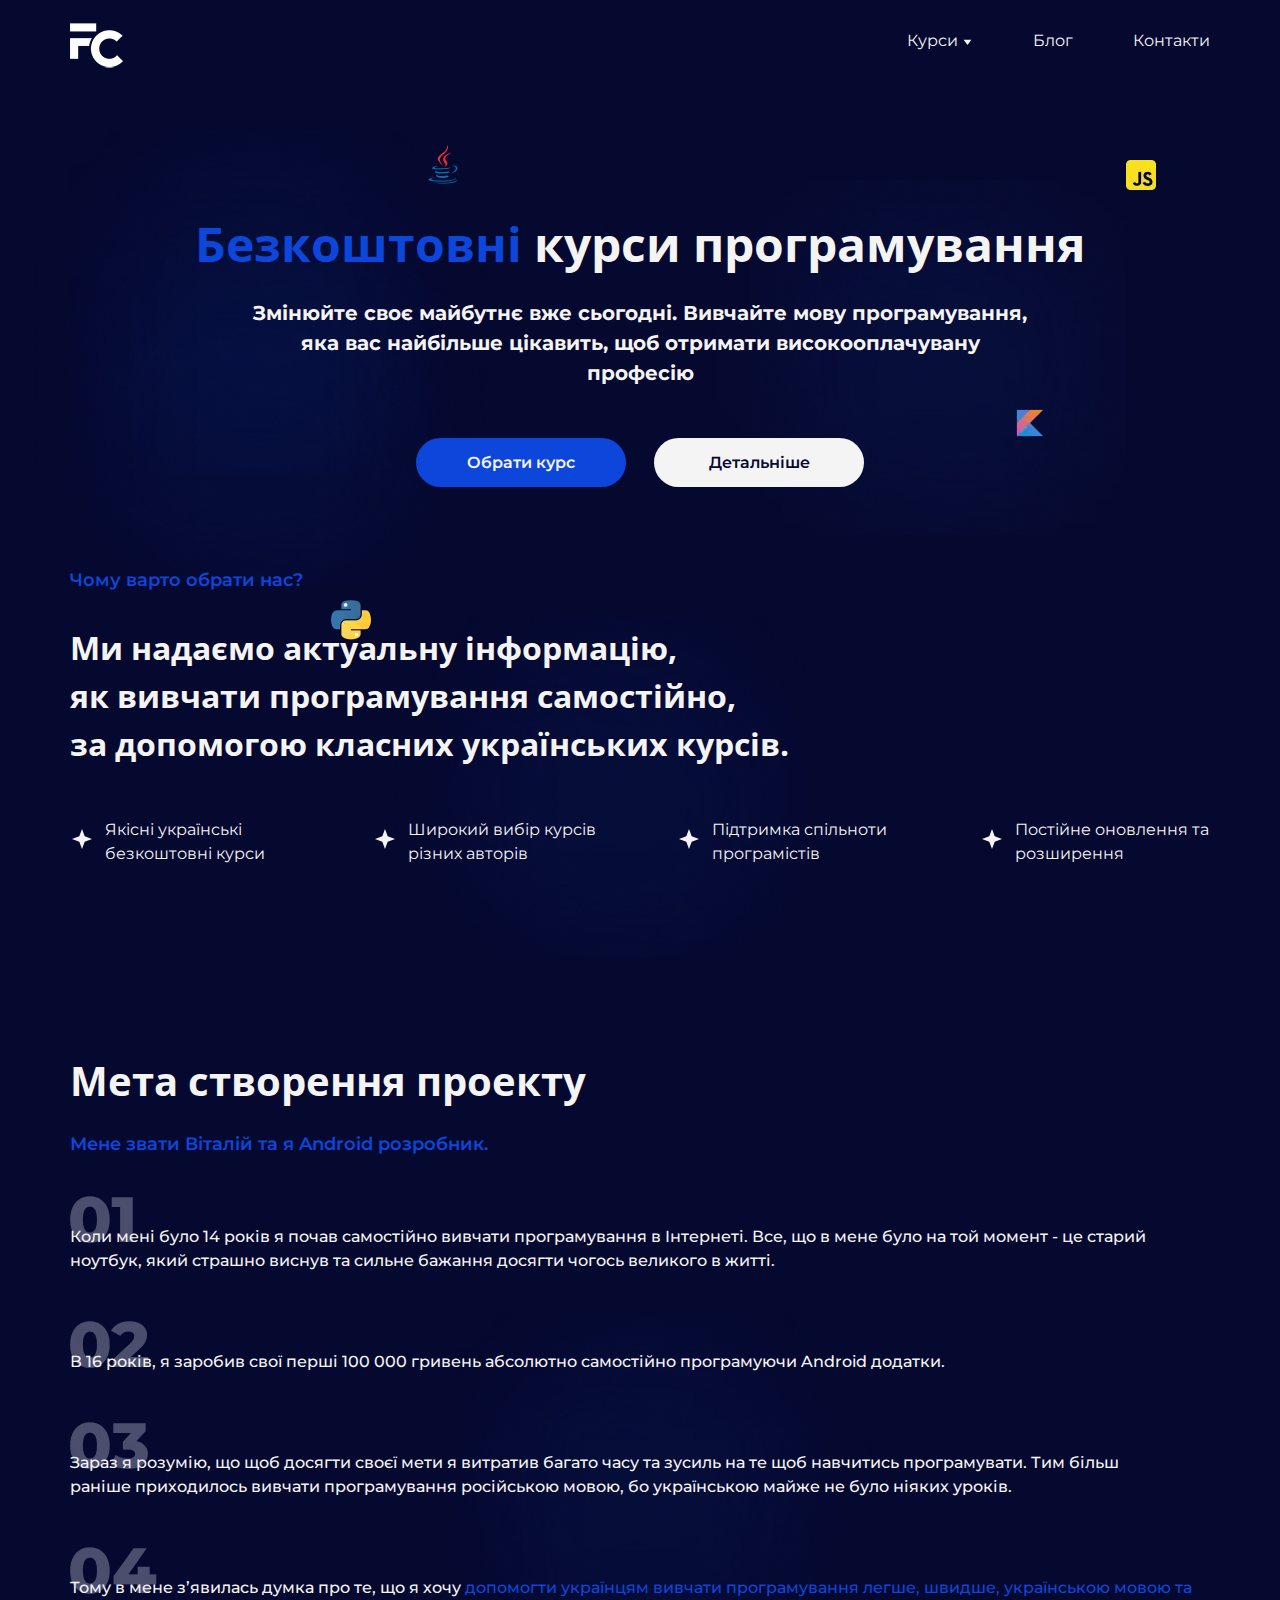
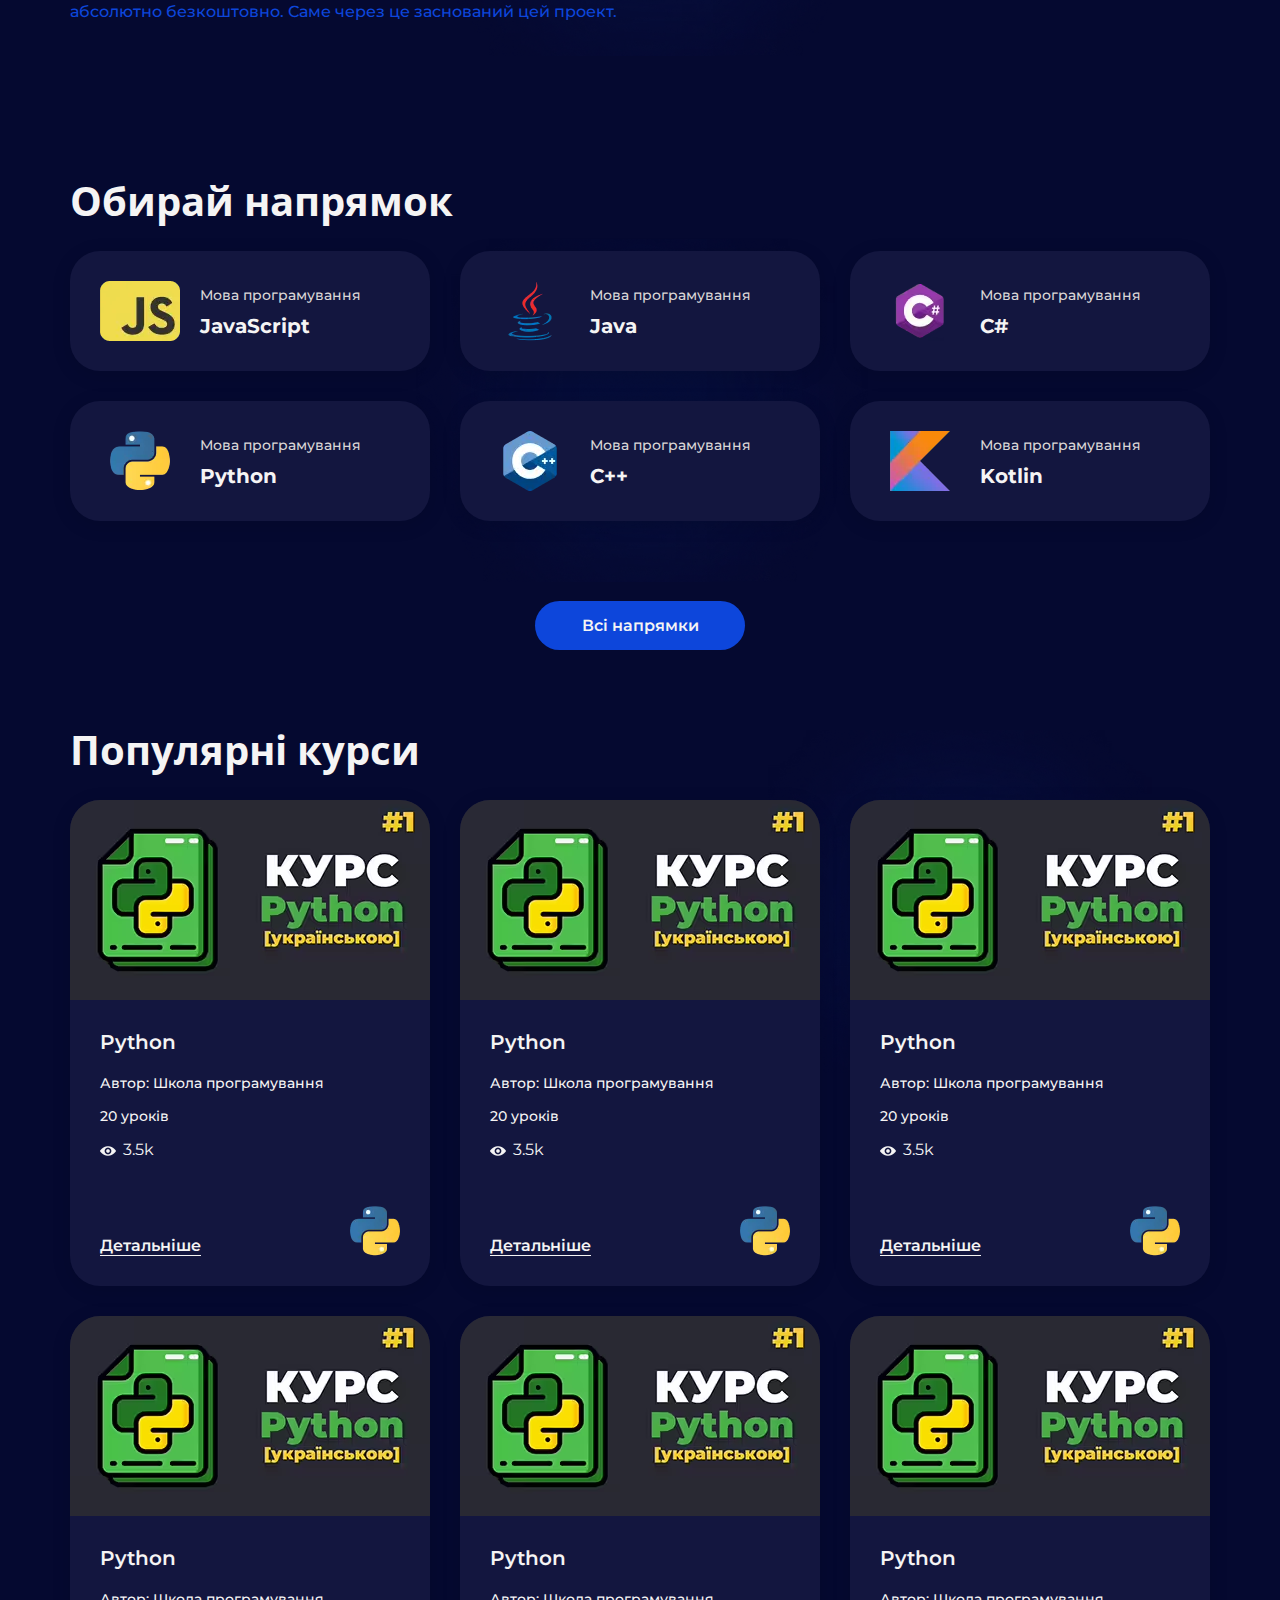
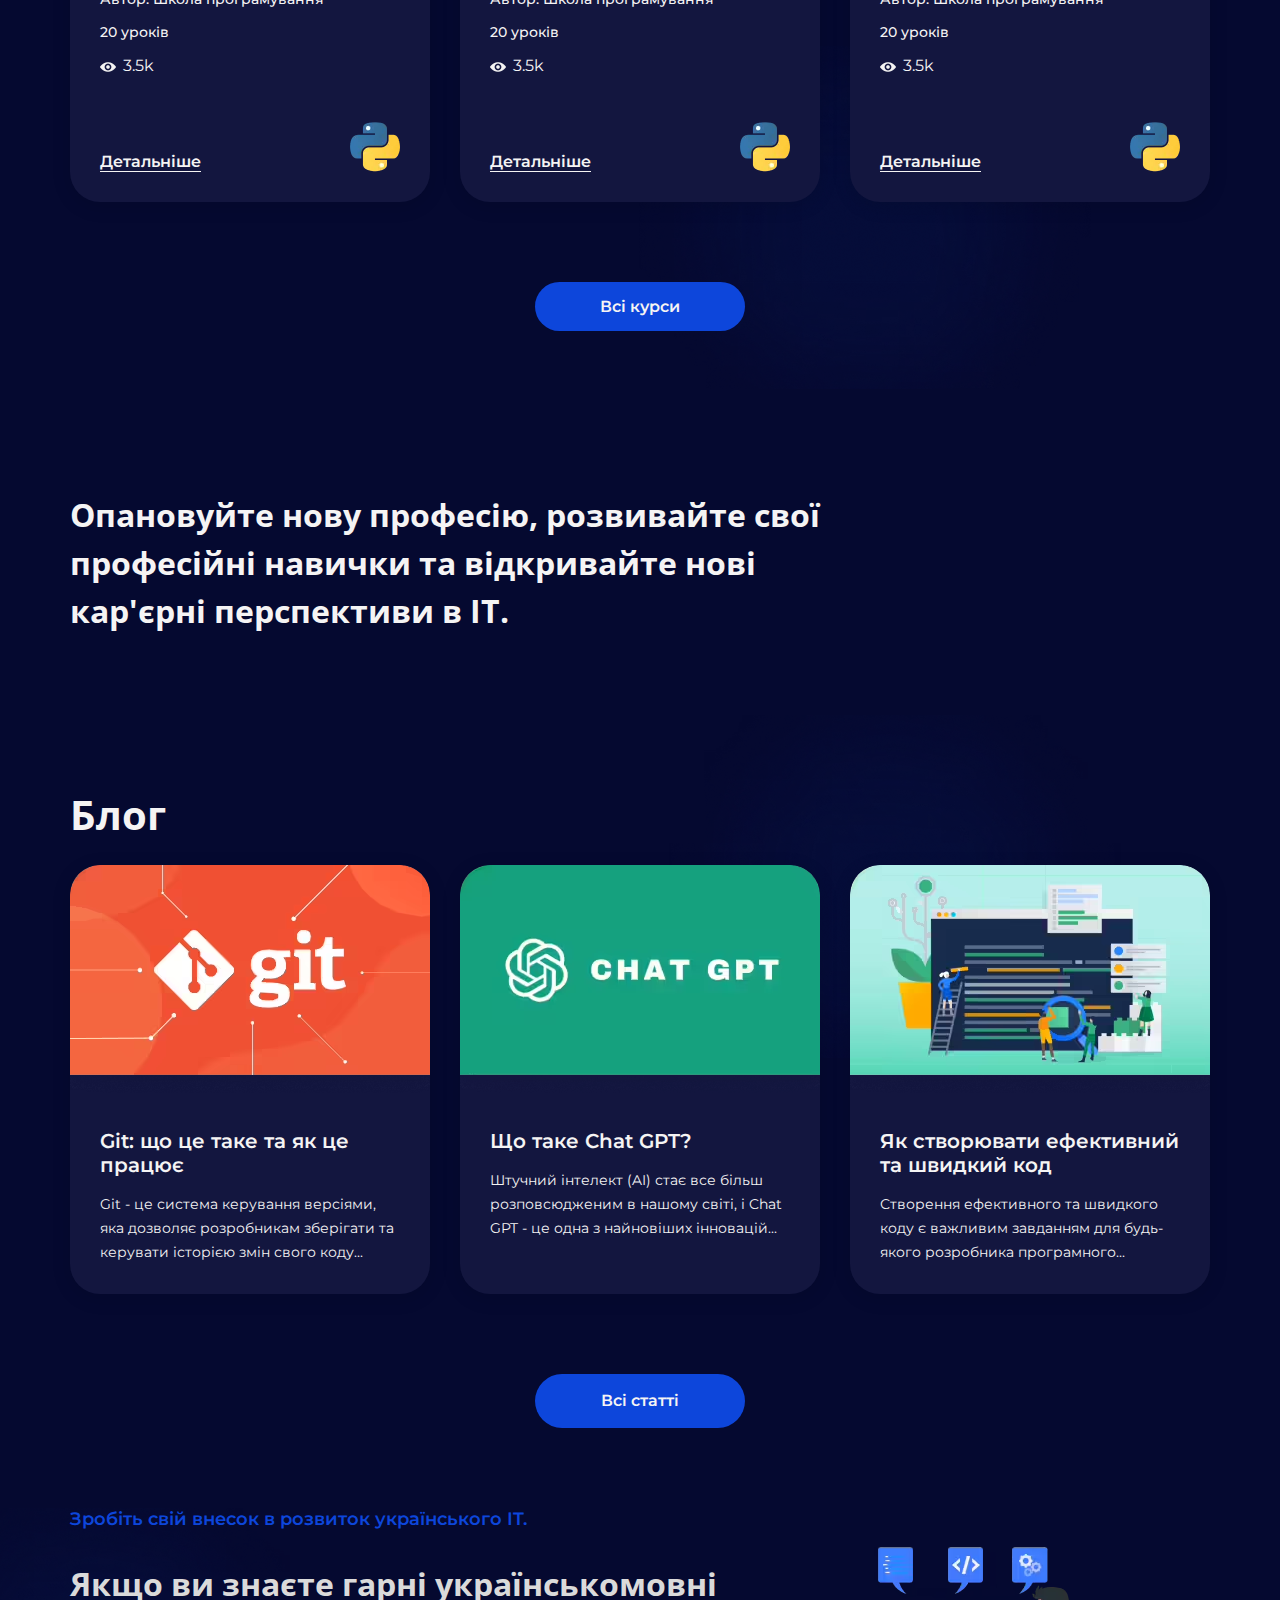
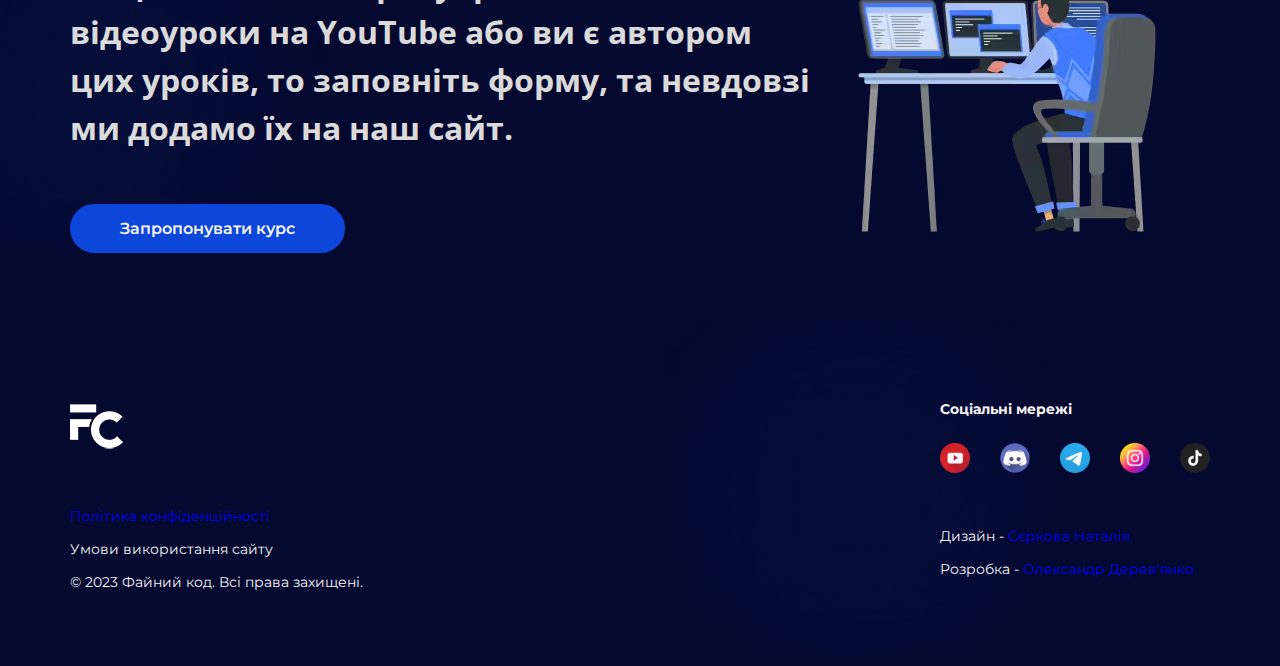
<file: sites/fineCode/index.html>
<!DOCTYPE html>
<html lang="ua">

<head>
    <meta charset="UTF-8">
    <meta http-equiv="X-UA-Compatible" content="IE=edge">
    <meta name="viewport" content="width=device-width, initial-scale=1.0">
    <link rel="icon" href="images/icon/favicon.webp" type="image/x-icon">
    <link rel="preconnect" href="https://fonts.googleapis.com">
    <link rel="preconnect" href="https://fonts.gstatic.com" crossorigin>
    <link href="https://fonts.googleapis.com/css2?family=Montserrat:wght@400;500&display=swap" rel="stylesheet">
    <link rel="stylesheet" href="css/style.min.css">
    <title>FineCode</title>
</head>

<body>
    <div class="wrapper">
        <header class="header">
            <div class="container">
                <div class="header__inner">
                    <a class="header__logo" href="index.html"><img src="images/icon/logo.webp" alt="logotype"></a>
                    <nav class="menu">
                        <ul class="header__menu">
                            <li class="header__menu-item">
                                <a class="header__menu-link header__menu-dropdown" href="#">
                                    Курси 
                                </a>
                                <ul class="header__secondmenu">
                        
                                    <li class="header__secondmenu-item">
                                        <a class="header__secondmenu-link" href="#">
                                            Мови програмування
                                        </a>
                                    </li>
                                    <li class="header__secondmenu-item">
                                        <a class="header__secondmenu-link" href="#">
                                            Python
                                        </a>
                                    </li>
                                    <li class="header__secondmenu-item">
                                        <a class="header__secondmenu-link" href="#">
                                            Java
                                        </a>
                                    </li>
                                    <li class="header__secondmenu-item">
                                        <a class="header__secondmenu-link" href="#">
                                            Web розробка  
                                        </a>
                                    </li>
                                    <li class="header__secondmenu-item">
                                        <a class="header__secondmenu-link" href="#">
                                            JavaScript
                                        </a>
                                    </li>
                                    <li class="header__secondmenu-item">
                                        <a class="header__secondmenu-link" href="#">
                                            Android розробка 
                                        </a>
                                    </li>
                                    <li class="header__secondmenu-item">
                                        <a class="header__secondmenu-link" href="#">
                                            C++
                                        </a>
                                    </li>
                                    <li class="header__secondmenu-item">
                                        <a class="header__secondmenu-link" href="#">
                                            C#
                                        </a>
                                    </li>
                                    <li class="header__secondmenu-item">
                                        <a class="header__secondmenu-link" href="#">
                                            Kotlin
                                        </a>
                                    </li>
                                    <li class="header__secondmenu-item">
                                        <a class="header__secondmenu-link" href="#">
                                            PHP
                                        </a>
                                    </li>
                                </ul>
                            </li>
                            <li class="header__menu-item">
                                <a class="header__menu-link" href="#">
                                    Блог
                                </a>
                            </li>
                            <li class="header__menu-item">
                                <a class="header__menu-link" href="#">
                                    Контакти
                                </a>
                            </li>
                        </ul>
                        <div class="mobile-menu">
                            <span class="mobile-menu__line "></span>
                            <span class="mobile-menu__line "></span>
                            <span class="mobile-menu__line "></span>
                        </div>
                        
                        <ul class="header__mobile">
                            <li class="header__mobile-item header__mobile-dropdown">
                                <a class="header__mobile-link " href="#">
                                    Курси 
                                </a>
                                <ul class="header-mobile__secondmenu">
                        
                                    <li class="header__secondmenu-item">
                                        <a class="header__secondmenu-link" href="#">
                                            Мови програмування
                                        </a>
                                    </li>
                                    <li class="header__secondmenu-item">
                                        <a class="header__secondmenu-link" href="#">
                                            Python
                                        </a>
                                    </li>
                                    <li class="header__secondmenu-item">
                                        <a class="header__secondmenu-link" href="#">
                                            Java
                                        </a>
                                    </li>
                                    <li class="header__secondmenu-item">
                                        <a class="header__secondmenu-link" href="#">
                                            Web розробка  
                                        </a>
                                    </li>
                                    <li class="header__secondmenu-item">
                                        <a class="header__secondmenu-link" href="#">
                                            JavaScript
                                        </a>
                                    </li>
                                    <li class="header__secondmenu-item">
                                        <a class="header__secondmenu-link" href="#">
                                            Android розробка 
                                        </a>
                                    </li>
                                    <li class="header__secondmenu-item">
                                        <a class="header__secondmenu-link" href="#">
                                            C++
                                        </a>
                                    </li>
                                    <li class="header__secondmenu-item">
                                        <a class="header__secondmenu-link" href="#">
                                            C#
                                        </a>
                                    </li>
                                    <li class="header__secondmenu-item">
                                        <a class="header__secondmenu-link" href="#">
                                            Kotlin
                                        </a>
                                    </li>
                                    <li class="header__secondmenu-item">
                                        <a class="header__secondmenu-link" href="#">
                                            PHP
                                        </a>
                                    </li>
                                </ul>
                            </li>
                            <li class="header__mobile-item">
                                <a class="header__mobile-link" href="#">
                                    Блог
                                </a>
                            </li>
                            <li class="header__mobile-item">
                                <a class="header__mobile-link" href="#">
                                    Контакти
                                </a>
                            </li>
                        </ul>
                    </nav>
                </div>
            </div>
        </header>
        <main class="main">
<main class="main">
    <div class="container">
        <div class="main__inner">
            <h1 class="main__title">
                <span>Безкоштовні</span> курси програмування
            </h1>
            <h2 class="main__descr">
                Змінюйте своє майбутнє вже сьогодні. Вивчайте мову програмування, яка вас найбільше цікавить, щоб
                отримати високооплачувану професію
            </h2>
            <div class="main__btns">
                <a class="main__btn button" target="_blank" href="#">Обрати курс</a>
                <a class="main__button button" target="_blank" href="#">Детальніше </a>
            </div>
        </div>

        <section class="about">
            <h3 class="about__descr descr">Чому варто обрати нас?</h3>
            <h2 class="about__title title">Ми надаємо актуальну інформацію, <br> як вивчати програмування самостійно,
                <br> за допомогою
                класних українських курсів.
            </h2>
            <div class="about__inner">
                <div class="about__item">
                    Якісні українські безкоштовні курси
                </div>
                <div class="about__item">
                    Широкий вибір курсів різних авторів
                </div>
                <div class="about__item">
                    Підтримка спільноти програмістів
                </div>
                <div class="about__item">
                    Постійне оновлення та розширення
                </div>

            </div>
        </section>
        <section class="descript">
            <h2 class="descript__title title">Мета створення проекту</h2>
            <h3 class="descript__direction descr">Мене звати Віталій та я Android розробник.</h3>
            <div class="descript__inner">
                <div class="descript__item">Коли мені було 14 років я почав самостійно вивчати програмування в Iнтернеті.
                    Все, що в мене було на той момент - це старий ноутбук, який страшно виснув та сильне бажання досягти
                    чогось великого в житті. </div>
                <div class="descript__item">В 16 років, я заробив свої перші 100 000 гривень абсолютно самостійно
                    програмуючи Android додатки.</div>
                <div class="descript__item">Зараз я розумію, що щоб досягти своєї мети я витратив багато часу та зусиль на
                    те щоб навчитись програмувати. Тим більш раніше приходилось вивчати програмування російською мовою,
                    бо українською майже не було ніяких уроків. </div>
                <div class="descript__item">Тому в мене з’явилась думка про те, що я хочу <span>допомогти українцям вивчати
                        програмування легше, швидше, українською мовою та абсолютно безкоштовно. Саме через це
                        заснований цей проект.</span></div>
            </div>
        </section>
        <section class="direction">
            <h2 class="direction__title title">Обирай напрямок</h2>
            <div class="direction__inner">
                <a class="direction__item" href="#" target="_blank">
                    <img class="direction__item-img" src="images/dir/js-dir.webp" alt="programming-language_logo">
                    <div class="direction__item-info">
                        <h5 class="direction__item-descr">Мова програмування</h5>
                        <h4 class="direction__item-title">JavaScript</h4>
                    </div>
                </a>
                <a class="direction__item" href="#" target="_blank">
                    <img class="direction__item-img" src="images/dir/java-dir.webp" alt="programming-language_logo">
                    <div class="direction__item-info">
                        <h5 class="direction__item-descr">Мова програмування</h5>
                        <h4 class="direction__item-title">Java</h4>
                    </div>
                </a>
                <a class="direction__item" href="#" target="_blank">
                    <img class="direction__item-img" src="images/dir/cs-dir.avif" alt="programming-language_logo">
                    <div class="direction__item-info">
                        <h5 class="direction__item-descr">Мова програмування</h5>
                        <h4 class="direction__item-title">C#</h4>
                    </div>
                </a>
                <a class="direction__item" href="#" target="_blank">
                    <img class="direction__item-img" src="images/dir/py-dir.webp" alt="programming-language_logo">
                    <div class="direction__item-info">
                        <h5 class="direction__item-descr">Мова програмування</h5>
                        <h4 class="direction__item-title">Python</h4>
                    </div>
                </a>
                <a class="direction__item" href="#" target="_blank">
                    <img class="direction__item-img" src="images/dir/c++-dir.webp" alt="programming-language_logo">
                    <div class="direction__item-info">
                        <h5 class="direction__item-descr">Мова програмування</h5>
                        <h4 class="direction__item-title">C++</h4>
                    </div>
                </a>
                <a class="direction__item" href="#" target="_blank">
                    <img class="direction__item-img" src="images/dir/kotl-dir.webp" alt="programming-language_logo">
                    <div class="direction__item-info">
                        <h5 class="direction__item-descr">Мова програмування</h5>
                        <h4 class="direction__item-title">Kotlin</h4>
                    </div>
                </a>
        
            </div>
            <div class="direction__btn btn">
                <a class="direction__button button" href="direction.html">Всі напрямки</a>
            </div>
        </section>
        <section class="popular-courses">
            <h2 class="popular-courser__title title">Популярні курси</h2>
            <div class="popular-courses__inner">


                <a class="popular-courses__link" href="python.html">
                    <div class="popular-courses__item">
                        <img class="popular-courses__item-img" src="images/pop-courses/python.avif" alt="js">
                        <div class="popular-courses__item-box item-js">
                            <h5 class="popular-courses__item-title">Python</h5>
                            <span class="popular-courses__item-author">Автор: Школа програмування</span>
                            <p class="popular-courses__item-lessons">20 уроків</p>
                            <p class="popular-courses__item-views">3.5k</p>
                            <div class="popular-courses__box">
                                <p class="popular-courses__item-text">Детальніше</p>
                                <img class="popular-courses__icon" src="images/pop-courses/icons/python.webp" alt="py">
                            </div>
                        </div>
                    </div>
                </a>        
                
        
                <a class="popular-courses__link" href="#">
                    <div class="popular-courses__item">
                        <img class="popular-courses__item-img" src="images/pop-courses/python.avif" alt="js">
                        <div class="popular-courses__item-box item-js">
                            <h5 class="popular-courses__item-title">Python</h5>
                            <span class="popular-courses__item-author">Автор: Школа програмування</span>
                            <p class="popular-courses__item-lessons">20 уроків</p>
                            <p class="popular-courses__item-views">3.5k</p>
                            <div class="popular-courses__box">
                                <p class="popular-courses__item-text">Детальніше</p>
                                <img class="popular-courses__icon" src="images/pop-courses/icons/python.webp" alt="py">
                            </div>
                        </div>
                    </div>
                </a>
        
                <a class="popular-courses__link" href="#">
                    <div class="popular-courses__item">
                        <img class="popular-courses__item-img" src="images/pop-courses/python.avif" alt="js">
                        <div class="popular-courses__item-box item-js">
                            <h5 class="popular-courses__item-title">Python</h5>
                            <span class="popular-courses__item-author">Автор: Школа програмування</span>
                            <p class="popular-courses__item-lessons">20 уроків</p>
                            <p class="popular-courses__item-views">3.5k</p>
                            <div class="popular-courses__box">
                                <p class="popular-courses__item-text">Детальніше</p>
                                <img class="popular-courses__icon" src="images/pop-courses/icons/python.webp" alt="py">
                            </div>
                        </div>
                    </div>
                </a>
                <a class="popular-courses__link" href="#">
                    <div class="popular-courses__item">
                        <img class="popular-courses__item-img" src="images/pop-courses/python.avif" alt="js">
                        <div class="popular-courses__item-box item-js">
                            <h5 class="popular-courses__item-title">Python</h5>
                            <span class="popular-courses__item-author">Автор: Школа програмування</span>
                            <p class="popular-courses__item-lessons">20 уроків</p>
                            <p class="popular-courses__item-views">3.5k</p>
                            <div class="popular-courses__box">
                                <p class="popular-courses__item-text">Детальніше</p>
                                <img class="popular-courses__icon" src="images/pop-courses/icons/python.webp" alt="py">
                            </div>
                        </div>
                    </div>
                </a>
                <a class="popular-courses__link" href="#">
                    <div class="popular-courses__item">
                        <img class="popular-courses__item-img" src="images/pop-courses/python.avif" alt="js">
                        <div class="popular-courses__item-box item-js">
                            <h5 class="popular-courses__item-title">Python</h5>
                            <span class="popular-courses__item-author">Автор: Школа програмування</span>
                            <p class="popular-courses__item-lessons">20 уроків</p>
                            <p class="popular-courses__item-views">3.5k</p>
                            <div class="popular-courses__box">
                                <p class="popular-courses__item-text">Детальніше</p>
                                <img class="popular-courses__icon" src="images/pop-courses/icons/python.webp" alt="py">
                            </div>
                        </div>
                    </div>
                </a>
                <a class="popular-courses__link" href="#">
                    <div class="popular-courses__item">
                        <img class="popular-courses__item-img" src="images/pop-courses/python.avif" alt="js">
                        <div class="popular-courses__item-box item-js">
                            <h5 class="popular-courses__item-title">Python</h5>
                            <span class="popular-courses__item-author">Автор: Школа програмування</span>
                            <p class="popular-courses__item-lessons">20 уроків</p>
                            <p class="popular-courses__item-views">3.5k</p>
                            <div class="popular-courses__box">
                                <p class="popular-courses__item-text">Детальніше</p>
                                <img class="popular-courses__icon" src="images/pop-courses/icons/python.webp" alt="py">
                            </div>
                        </div>
                    </div>
                </a>
            </div>
            <div class="popular-courses__button btn">
                <a class="popular-courses__btn button" href="#">Всі курси</a>
            </div>
        </section>
        <section class="info">
            <h2 class="info__title title">
                Опановуйте нову професію, розвивайте свої професійні навички та відкривайте нові кар'єрні перспективи в
                ІТ.
            </h2>
        </section>
        <section class="blog">
            <h2 class="blog__title title">Блог</h2>
            <div class="blog__inner">
                <a class="blog__item" href="#">
                    <img class="blog__item-img" src="images/blog/blog-1.avif" alt="git">
                    <h4 class="blog__item-title">Git: що це таке та як це працює</h4>
                    <p class="blog__item-info">Git - це система керування версіями, яка дозволяє розробникам зберігати
                        та керувати історією змін свого коду...</p>
                </a>
                <a class="blog__item" href="post.html">
                    <img class="blog__item-img" src="images/blog/blog-6.avif" alt="git">
                    <h4 class="blog__item-title">Що таке Chat GPT?</h4>
                    <p class="blog__item-info">Штучний інтелект (AI) стає все більш розповсюдженим в нашому світі, і
                        Chat GPT - це одна з найновіших інновацій...</p>
                </a>
                <a class="blog__item" href="#">
                    <img class="blog__item-img" src="images/blog/blog-3.avif" alt="git">
                    <h4 class="blog__item-title">Як створювати ефективний та швидкий код</h4>
                    <p class="blog__item-info">Створення ефективного та швидкого коду є важливим завданням для
                        будь-якого розробника програмного...</p>
                </a>
                <div class="blog__item blog__item-mobile">
                    <a class="blog-mobile__btn button" href="#">Всi статтi</a>
                </div>
            </div>
            <a class="blog__button button" href="blog.html">Всi статтi</a>
        
        </section>
        <section class="offer">
            <div class="offer__inner">
                <div class="offer__info">
                    <h3 class="offer__descr">Зробіть свій внесок в розвиток українського IT.</h3>
                    <h2 class="offer__title title">Якщо ви знаєте гарні українськомовні відеоуроки на YouTube або ви є
                        автором цих уроків, то заповніть форму, та невдовзі ми додамо їх на наш сайт.</h2>
                    <a class="offer__btn " href="#">Запропонувати курс</a>
                </div>
                <img class="offer__img" src="images/bg/offer.avif" alt="offer">
            </div>
        </section>
    </div>
</main>
</main>
<footer class="footer">
    <div class="container">
        <div class="footer__inner">
            
            <div class="footer__copy">
                <a class="footer__logo" href="index.html"><img src="images/icon/logo.webp" alt="logotype"></a>
                <p class="footer__privacy"><a target="_blank" href="privacy.html">Політика конфіденційності</a></p>
                <p class="footer__privacy">Умови використання сайту</p>
                <p class="footer__privacy">© 2023 Файний код. Всі права захищені.</p>
            </div>
            <div class="footer__social">
                <h4 class="footer__social-title">Соціальні мережі</h4>
                <ul class="footer__socmenu">
                    <li class="footer__socmenu-item">
                        <a class="footer__socmenu-link" target="_blank" href="https://www.youtube.com/@finecode_it">
                            <img src="images/social/youtube.svg" alt="youtube">
                        </a>
                    </li>
                    <li class="footer__socmenu-item">
                        <a class="footer__socmenu-link" target="_blank" href="https://discord.com/invite/vEF5ayRG4F">
                            <img src="images/social/discord.svg" alt="discord">
                        </a>
                    </li>
                    <li class="footer__socmenu-item">
                        <a class="footer__socmenu-link" target="_blank" href="https://t.me/finecodeua">
                            <img src="images/social/telegram.svg" alt="telegram">
                        </a>
                    </li>
                    <li class="footer__socmenu-item">
                        <a class="footer__socmenu-link" target="_blank" href="https://www.instagram.com/finecode.it/">
                            <img src="images/social/instagram.svg" alt="instagram">
                        </a>
                    </li>
                    <li class="footer__socmenu-item">
                        <a class="footer__socmenu-link" target="_blank" href="https://www.tiktok.com/@finecode.it">
                            <img src="images/social/tiktok.svg" alt="tiktok">
                        </a>
                    </li>
                </ul>
                <p class="footer__design-name">Дизайн - <a href="https://www.instagram.com/nataliia.sierkova/" target="_blank">Сєркова Наталія</a></p>


                <p class="footer__dev-name">Розробка - <a href="https://www.instagram.com/derevianko.olx/" target="_blank">Олександр Дерев'янко</a></p>
            </div>
        </div>
        <div class="footer__mobile">
            <div class="footer__social">
                <a class="footer__logo" href="index.html"><img src="images/icon/logo.webp" alt="logotype"></a>
                <h4 class="footer__social-title">Соціальні мережі</h4>
                <ul class="footer__socmenu">
                    <li class="footer__socmenu-item">
                        <a class="footer__socmenu-link" target="_blank" href="https://www.youtube.com/@finecode_it">
                            <img src="images/social/youtube.svg" alt="youtube">
                        </a>
                    </li>
                    <li class="footer__socmenu-item">
                        <a class="footer__socmenu-link" target="_blank" href="https://discord.com/invite/vEF5ayRG4F">
                            <img src="images/social/discord.svg" alt="discord">
                        </a>
                    </li>
                    <li class="footer__socmenu-item">
                        <a class="footer__socmenu-link" target="_blank" href="https://t.me/finecodeua">
                            <img src="images/social/telegram.svg" alt="telegram">
                        </a>
                    </li>
                    <li class="footer__socmenu-item">
                        <a class="footer__socmenu-link" target="_blank" href="https://www.instagram.com/finecode.it/">
                            <img src="images/social/instagram.svg" alt="instagram">
                        </a>
                    </li>
                    <li class="footer__socmenu-item">
                        <a class="footer__socmenu-link" target="_blank" href="https://www.tiktok.com/@finecode.it">
                            <img src="images/social/tiktok.svg" alt="tiktok">
                        </a>
                    </li>
                </ul>
            </div>
            <p class="footer__privacy"><a target="_blank" href="privacy.html">Політика конфіденційності</a></p>
            <p class="footer__privacy">Умови використання сайту</p>
            <p class="footer__design-name">Дизайн - <a href="https://www.instagram.com/nataliia.sierkova" target="_blank">Сєркова Наталія</a></p>
            <p class="footer__dev-name">Розробка - <a href="https://www.instagram.com/derevianko.olx/" target="_blank">Олександр Дерев'янко</a></p>
            <p class="footer__privacy">© 2023 Файний код. Всі права захищені.</p>

        </div>
    </div>
</footer>
</div>
<script src="js/main.min.js"></script>
</body>
</html>
</file>
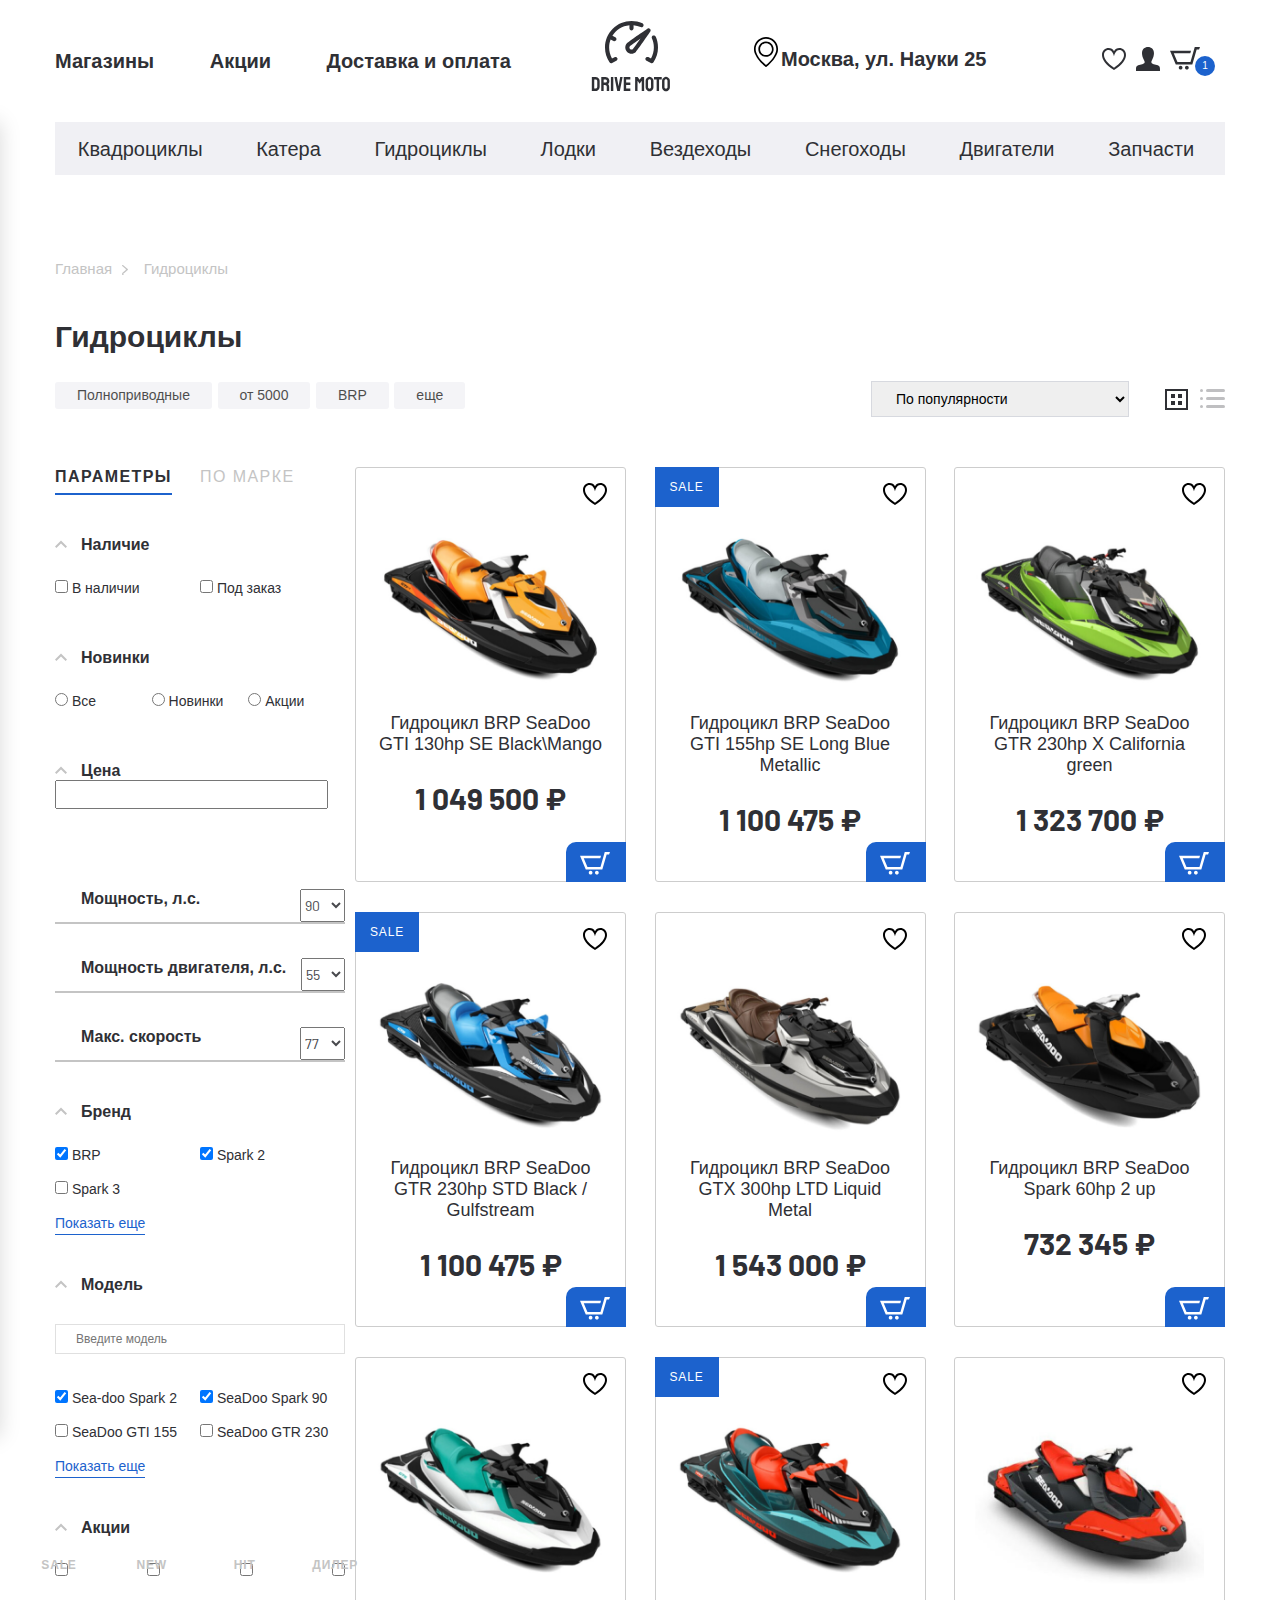
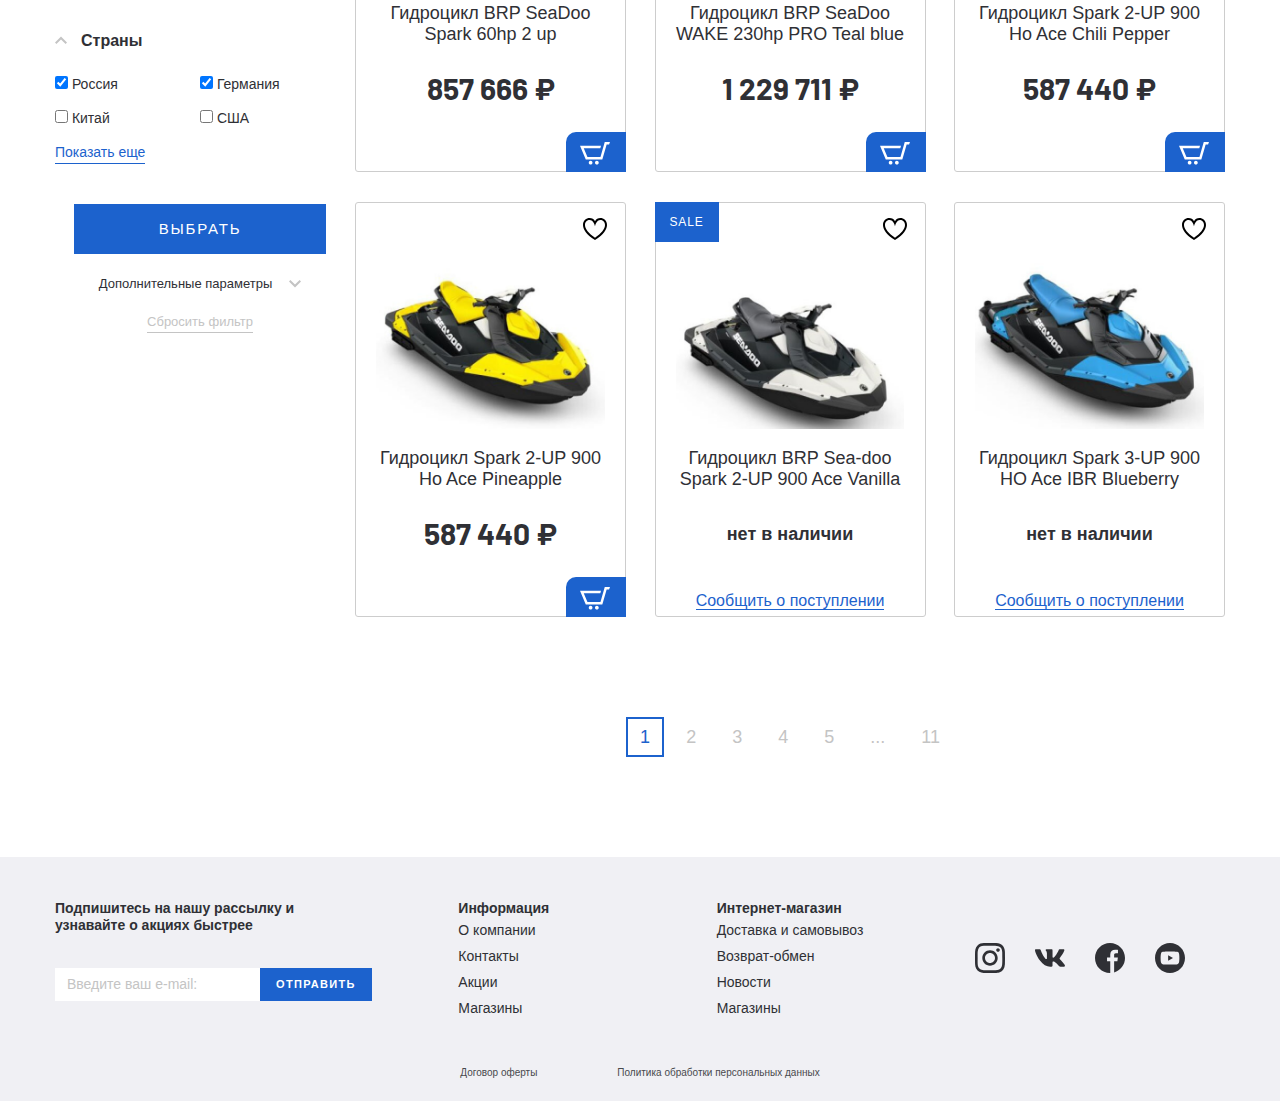
<file: sites/Drive-moto/catalog.html>
<!DOCTYPE html>
<html lang="ru">

<head>
  <meta charset="UTF-8">
  <meta name="viewport" content="width=device-width, initial-scale=1.0">
  <meta http-equiv="X-UA-Compatible" content="ie=edge">
  <title>Driver Moto - Категории</title>
  <link rel="stylesheet" href="css/normalize.css">
  <link rel="stylesheet" href="css/slick.css">
  <link rel="stylesheet" href="css/jquery.formstyler.css">
  <link rel="stylesheet" href="css/jquery.formstyler.theme.css">
  <link rel="stylesheet" href="css/ion.rangeSlider.min.css">
  <link rel="stylesheet" href="css/jquery.rateyo.min.css">
  <link rel="stylesheet" href="css/fonts.css">
  <link rel="preconnect" href="https://fonts.googleapis.com">
  <link rel="preconnect" href="https://fonts.gstatic.com" crossorigin>
  <link href="https://fonts.googleapis.com/css2?family=Barlow:wght@400;700&display=swap" rel="stylesheet">
  <link rel="stylesheet" href="css/style.css">
  <link rel="stylesheet" href="css/media.css">
</head>

<body>
  <header class="header">
    <div class="header__top">
      <div class="container">
        <div class="header__top-inner">
          <nav class="menu">
            <button class="menu__btn">
              <div class="menu__btn-line"></div>
              <div class="menu__btn-line"></div>
              <div class="menu__btn-line"></div>
            </button>
            <ul class="menu__list">
              <li class="menu__item"><a class="menu__link" href="#">Магазины</a></li>
              <li class="menu__item"><a class="menu__link" href="#">Акции</a></li>
              <li class="menu__item"><a class="menu__link" href="#">Доставка и оплата</a></li>
            </ul>
          </nav>
          <a class="logo" href="index.html">
            <img class="logo__img" src="images/logo.svg" alt="Logo">
            <div class="logo__img-mobile"><img src="images/logo-sm.svg" alt="Logo"></div>
          </a>
          <div class="header__box">
            <a class="header__address-link"
              href="https://www.google.com.ua/maps/search/%D0%9C%D0%BE%D1%81%D0%BA%D0%B2%D0%B0,+%D1%83%D0%BB.+%D0%9D%D0%B0%D1%83%D0%BA%D0%B8+25/@55.744637,37.477766,10.5z?hl=ru"
              target="_blank">Москва, ул. Науки 25</a>
            <ul class="user-list">
              <li class="user-list__item">
                <a class="user-list__link" href="#">
                  <img src="images/save-icon.svg" alt="save">
                </a>
              </li>
              <li class="user-list__item">
                <a class="user-list__link" href="#">
                  <img src="images/account-icon.svg" alt="account">
                </a>
              </li>
              <li class="user-list__item">
                <a class="user-list__link basket" href="#">
                  <img src="images/basket-icon.svg" alt="basket">
                  <p class="basket__num">
                    1
                  </p>
                </a>
              </li>
            </ul>
          </div>
        </div>
      </div>
    </div>
    <div class="menu-mobile">
      <ul class="menu-mobile__list">
        <li class="menu-mobile__item">
          <a class="menu-mobile__link" href="#"><img class="menu-mobile__img" src="images/account-icon.svg" alt="">
            <p>Войти</p>
          </a>
        </li>
        <li class="menu-mobile__item">
          <a class="menu-mobile__link" href="#"><img class="menu-mobile__img" src="images/account-icon.svg" alt="">
            <p>Регистрация</p>
          </a>
        </li>
        <li class="menu-mobile__item">
          <a class="menu-mobile__link" href="#"><img class="menu-mobile__img" src="images/save-icon.svg" alt="">
            <p>Избранное</p>
          </a>
        </li>
        <li class="menu-mobile__item">
          <a class="menu-mobile__link" href="#"><img class="menu-mobile__img" src="images/basket-icon.svg" alt="">
            <p>Корзина</p>
          </a>
        </li>
        <li class="menu-mobile__item">
          <a class="menu-mobile__link" href="#"><img class="menu-mobile__img" src="images/shop-icon.svg" alt="">
            <p>Магазины</p>
          </a>
        </li>
        <li class="menu-mobile__item">
          <a class="menu-mobile__link" href="#"><img class="menu-mobile__img" src="images/procent-icon.svg" alt="">
            <p>Акции</p>
          </a>
        </li>
        <li class="menu-mobile__item">
          <a class="menu-mobile__link" href="#"><img class="menu-mobile__img" src="images/delivery-icon.svg" alt="">
            <p>Доставка и оплата</p>
          </a>
        </li>
        <li class="menu-mobile__item">
          <a class="menu-mobile__link" href="catalog.html">
            <p>Квадроциклы</p>
          </a>
        </li>
        <li class="menu-mobile__item">
          <a class="menu-mobile__link" href="catalog.html">
            <p>Катера</p>
          </a>
        </li>
        <li class="menu-mobile__item">
          <a class="menu-mobile__link" href="catalog.html">
            <p>Гидроциклы</p>
          </a>
        </li>
        <li class="menu-mobile__item">
          <a class="menu-mobile__link" href="catalog.html">
            <p>Лодки</p>
          </a>
        </li>
        <li class="menu-mobile__item">
          <a class="menu-mobile__link" href="catalog.html">
            <p>Вездеходы</p>
          </a>
        </li>
        <li class="menu-mobile__item">
          <a class="menu-mobile__link" href="catalog.html">
            <p>Снегоходы</p>
          </a>
        </li>
        <li class="menu-mobile__item">
          <a class="menu-mobile__link" href="catalog.html">
            <p>Двигатели</p>
          </a>
        </li>
        <li class="menu-mobile__item">
          <a class="menu-mobile__link" href="catalog.html">
            <p>Запчасти</p>
          </a>
        </li>
        <li class="menu-mobile__item header__address">
          <a class="menu-mobile__link" href="#">
            <p>Москва, <br>
              ул. Науки 25</p>
          </a>
        </li>
      </ul>
      <div class="menu-mobile__linewrapper">
        <ul class="menu-mobile__line">
          <li class="menu__item"><a class="menu__link" href="#">Магазины</a></li>
          <li class="menu__item"><a class="menu__link" href="#">Акции</a></li>
          <li class="menu__item"><a class="menu__link" href="#">Доставка и оплата</a></li>
        </ul>
      </div>
    </div>
    <div class="header__bottom">
      <div class="container">
        <ul class="menu-categories">
          <li class="menu-categories__item">
            <a class="menu-categories__link" href="catalog.html">
              Квадроциклы
            </a>
          </li>
          <li class="menu-categories__item">
            <a class="menu-categories__link" href="catalog.html">
              Катера
            </a>
          </li>
          <li class="menu-categories__item">
            <a class="menu-categories__link" href="catalog.html">
              Гидроциклы
            </a>
          </li>
          <li class="menu-categories__item">
            <a class="menu-categories__link" href="catalog.html">
              Лодки
            </a>
          </li>
          <li class="menu-categories__item">
            <a class="menu-categories__link" href="catalog.html">
              Вездеходы
            </a>
          </li>
          <li class="menu-categories__item">
            <a class="menu-categories__link" href="catalog.html">
              Снегоходы
            </a>
          </li>
          <li class="menu-categories__item">
            <a class="menu-categories__link" href="catalog.html">
              Двигатели
            </a>
          </li>
          <li class="menu-categories__item">
            <a class="menu-categories__link" href="catalog.html">
              Запчасти
            </a>
          </li>
        </ul>
      </div>
    </div>
  </header>

  <div class="breadcrumbs">
    <div class="container">
      <div class="breadcrumbs__inner">
        <ul class="breadcrumbs__list mobile-overflow">
          <li class="breadcrumbs__list-item"><a class="breadcrumbs__list-link" href="index.html">
              Главная
            </a></li>
          <li class="breadcrumbs__list-item"><a class="breadcrumbs__list-link" href="catalog.html">
              Гидроциклы
            </a></li>
        </ul>
      </div>
    </div>
  </div>

  <section class="catalog">
    <div class="container">
      <h2 class="catalog__title">Гидроциклы</h2>
      <div class="catalog__filter">
        <div class="catalog__filter-iteminner">
          <div class="catalog__filter-items mobile-overflow">
            <button>Полноприводные</button>
            <button>от 5000</button>
            <button>BRP</button>
            <button>еще</button>
          </div>
        </div>
        <div class="catalog__filter-btn">
          <select class="filter-style select-item">
            <option>По популярности</option>
            <option>По рейтингу</option>
            <option>По цвету</option>
            <option>По цене, от дешевых к дорогим</option>
            <option>По цене, от дорогих к дешевым</option>
          </select>
          <button class="catalog__filter-btngrid catalog__filter-button catalog__filter-button--active"><svg width="23"
              height="21" viewBox="0 0 23 21" fill="none" xmlns="http://www.w3.org/2000/svg">
              <rect x="1" y="1" width="21" height="19" stroke="#2F3035" stroke-width="2" />
              <rect x="7" y="6" width="2" height="2" fill="#2F3035" stroke="#2F3035" stroke-width="2" />
              <rect x="7" y="13" width="2" height="2" fill="#2F3035" stroke="#2F3035" stroke-width="2" />
              <rect x="14" y="6" width="2" height="2" fill="#2F3035" stroke="#2F3035" stroke-width="2" />
              <rect x="14" y="13" width="2" height="2" fill="#2F3035" stroke="#2F3035" stroke-width="2" />
            </svg>
          </button>
          <button class="catalog__filter-btnline  catalog__filter-button">
            <svg opacity="1" width="25" height="19" viewBox="0 0 25 19" fill="none" xmlns="http://www.w3.org/2000/svg">
              <g opacity="1">
                <rect x="6" width="19" height="3" rx="1.5" fill="#2F3035" />
                <rect x="6" y="8" width="19" height="3" rx="1.5" fill="#2F3035" />
                <rect x="6" y="16" width="19" height="3" rx="1.5" fill="#2F3035" />
                <rect width="3" height="3" rx="1.5" fill="#2F3035" />
                <rect y="8" width="3" height="3" rx="1.5" fill="#2F3035" />
                <rect y="16" width="3" height="3" rx="1.5" fill="#2F3035" />
              </g>
            </svg>
          </button>
        </div>
      </div>
      <div class="catalog__inner">
        <div class="aside__btn">
          Фильтр
        </div>
        <aside class="catalog__inner-aside aside-filter">
          <div class="tabs-wrapper tabs-wrapper--no-scroll">
            <div class="tabs aside-filter__tabs">
              <a class="tab aside-filter__tab tab--active" href="#aside-filter-1"><span>Параметры</span></a>
              <a class="tab aside-filter__tab" href="#aside-filter-2"><span>по марке</span></a>
            </div>
          </div> 
            <div class="tabs-container">
              <div id="aside-filter-1" class="tabs-content aside-filter__tabs-content tabs-content--active">

                <form class="aside-filter__form ">
                  <ul class="aside-filter__list">



                    <li class="aside-filter__item-drop">
                      <p class="aside-filter__item-title filter__item-drop filter__item-drop--active">Наличие</p>
                      <div class="aside-filter__content">
                        <div class="aside-filter__content-box">
                          <label class="aside-filter__content-label">
                            <input class="filter-style" type="checkbox">
                            В наличии
                          </label>
                        </div>
                        <div class="aside-filter__content-box">
                          <label class="aside-filter__content-label">
                            <input class="filter-style" type="checkbox">
                            Под заказ
                          </label>
                        </div>
                      </div>
                    </li>



                    <li class="aside-filter__item-drop">
                      <p class="aside-filter__item-title filter__item-drop filter__item-drop--active">Новинки</p>
                      <div class="aside-filter__content aside-filter__content-radio">
                        <div class="aside-filter__content-box ">
                          <label class="aside-filter__content-label">
                            <input class="filter-style" name="radio" type="radio">
                            Все
                          </label>
                        </div>
                        <div class="aside-filter__content-box">
                          <label class="aside-filter__content-label">
                            <input class="filter-style" name="radio" type="radio">
                            Новинки
                          </label>
                        </div>
                        <div class="aside-filter__content-box">
                          <label class="aside-filter__content-label">
                            <input class="filter-style" name="radio" type="radio">
                            Акции
                          </label>
                        </div>
                      </div>
                    </li>


                    <li class="aside-filter__item-drop">
                      <p class="aside-filter__item-title filter__item-drop filter__item-drop--active">Цена</p>
                      <div class="aside-filter__coontent">
                        <input type="text" class="js-range-slider" name="my_range" value="" data-type="double"
                          data-min="100000" data-max="500000" data-from="150000" data-to="275000" />
                      </div>
                    </li>




                    <li class="aside-filter__item-list">

                      <div class="filter__item-list">
                        <p class="filter__item-listtitle">
                          Мощность, л.с.
                        </p>
                        <select class="filter-style filter__item-listselect power">
                          <option>90</option>
                          <option>130</option>
                          <option>154</option>
                          <option>230</option>
                          <option>300</option>
                        </select>
                      </div>

                      <div class="filter__item-list">
                        <p class="filter__item-listtitle">
                          Мощность двигателя, л.с.
                        </p>
                        <select class="filter-style filter__item-listselect">
                          <option>55</option>
                          <option>125</option>
                          <option>175</option>
                          <option>235</option>
                          <option>325</option>
                        </select>
                      </div>

                      <div class="filter__item-list">
                        <p class="filter__item-listtitle">
                          Макс. скорость
                        </p>
                        <select class="filter-style filter__item-listselect">
                          <option>77</option>
                          <option>124</option>
                          <option>160</option>
                          <option>190</option>
                          <option>230</option>
                        </select>
                      </div>


                    </li>


                    <li class="aside-filter__item-drop">
                      <p class="aside-filter__item-title filter__item-drop filter__item-drop--active">Бренд</p>
                      <div class="aside-filter__content">
                        <div class="aside-filter__content-box">
                          <label class="aside-filter__content-label">
                            <input class="filter-style" type="checkbox" checked>
                            BRP
                          </label>
                        </div>
                        <div class="aside-filter__content-box">
                          <label class="aside-filter__content-label">
                            <input class="filter-style" type="checkbox" checked>
                            Spark 2
                          </label>
                        </div>
                        <div class="aside-filter__content-box">
                          <label class="aside-filter__content-label">
                            <input class="filter-style" type="checkbox">
                            Spark 3
                          </label>
                        </div>
                        <div class="filter__more-item">
                          <button class="filter__more-btn">Показать еще</button>
                        </div>
                      </div>

                    </li>


                    <li class="aside-filter__item-drop">
                      <p class="aside-filter__item-title filter__item-drop filter__item-drop--active">Модель</p>
                      <div class="aside-filter__content">
                        <div class="aside-filter__content-box aside-filter__search-box">
                          <input class="filter-search" type="text" placeholder="Введите модель">
                        </div>
                        <div class="aside-filter__content-box">
                          <label class="aside-filter__content-label">
                            <input class="filter-style" type="checkbox" checked>
                            Sea-doo Spark 2
                          </label>
                        </div>
                        <div class="aside-filter__content-box">
                          <label class="aside-filter__content-label">
                            <input class="filter-style" type="checkbox" checked>
                            SeaDoo Spark 90
                          </label>
                        </div>
                        <div class="aside-filter__content-box">
                          <label class="aside-filter__content-label">
                            <input class="filter-style" type="checkbox">
                            SeaDoo GTI 155
                          </label>
                        </div>
                        <div class="aside-filter__content-box">
                          <label class="aside-filter__content-label">
                            <input class="filter-style" type="checkbox">
                            SeaDoo GTR 230
                          </label>
                        </div>
                        <div class="filter__more-item">
                          <button class="filter__more-btn">Показать еще</button>
                        </div>
                      </div>

                    </li>

                    <li class="aside-filter__item-drop btn-checked">
                      <p class="aside-filter__item-title filter__item-drop filter__item-drop--active">Акции</p>
                      <div class="aside-filter__content">
                        <div class="aside-filter__content-box">
                          <label class="aside-filter__content-label">
                            <input class="filter-style" type="checkbox">
                            <span class="btn-checked__text">SALE</span>
                          </label>
                        </div>
                        <div class="aside-filter__content-box">
                          <label class="aside-filter__content-label">
                            <input class="filter-style" type="checkbox">
                            <span class="btn-checked__text">NEW</span>
                          </label>
                        </div>
                        <div class="aside-filter__content-box">
                          <label class="aside-filter__content-label">
                            <input class="filter-style" type="checkbox">
                            <span class="btn-checked__text">HIT</span>
                          </label>
                        </div>
                        <div class="aside-filter__content-box">
                          <label class="aside-filter__content-label">
                            <input class="filter-style" type="checkbox">
                            <span class="btn-checked__text">ДИЛЕР</span>
                          </label>
                        </div>
                      </div>
                    </li>

                    <li class="aside-filter__item-drop">
                      <p class="aside-filter__item-title filter__item-drop filter__item-drop--active">Страны</p>
                      <div class="aside-filter__content">
                        <div class="aside-filter__content-box">
                          <label class="aside-filter__content-label">
                            <input class="filter-style" type="checkbox" checked>
                            Россия
                          </label>
                        </div>
                        <div class="aside-filter__content-box">
                          <label class="aside-filter__content-label">
                            <input class="filter-style" type="checkbox" checked>
                            Германия
                          </label>
                        </div>
                        <div class="aside-filter__content-box">
                          <label class="aside-filter__content-label">
                            <input class="filter-style" type="checkbox">
                            Китай
                          </label>
                        </div>
                        <div class="aside-filter__content-box">
                          <label class="aside-filter__content-label">
                            <input class="filter-style" type="checkbox">
                            США
                          </label>
                        </div>
                        <div class="filter__more-item">
                          <button class="filter__more-btn">Показать еще</button>
                        </div>
                      </div>

                    </li>


                    <li class="aside-filter__item-drop aside-filter__item-btn">
                      <button class="filter-btn__send filter-btn__send--active" type="submit">ВЫБРАТЬ</button>
                      <p class="filter__extra">Дополнительные параметры</p>
                      <div class="filter__extra-content">
                        <ul class="filter__extra-content-list">
                          <li class="filter__extra-content-item"><a href="#"
                              class="filter__extra-content-link">Насосы</a></li>
                          <li class="filter__extra-content-item"><a href="#"
                              class="filter__extra-content-link">Комплектующие</a> </li>
                          <li class="filter__extra-content-item"><a href="#"
                              class="filter__extra-content-link">Запчасти</a> </li>
                          <li class="filter__extra-content-item"><a href="#"
                              class="filter__extra-content-link">Поставщик</a> </li>
                          <li class="filter__extra-content-item"><a href="#"
                              class="filter__extra-content-link">Другое</a></li>
                        </ul>
                      </div>
                      <button class="filter-btn__reset" type="submit">Сбросить фильтр</button>
                    </li>

                  </ul>
                </form>



              </div>
              <div id="aside-filter-2" class="tabs-content aside-filter__tabs-content">Content-2
              </div>
          </div>
        </aside>
        <div class="catalog__inner-list">
          <div class="product-item__wrapper">
            <button class="product-item__favorite">
            </button>
            <button class="product-item__basket">
              <img src="images/basket-white.svg" alt="basket">
            </button>
            <a class="product-item__notify-link" href="#"><span>Сообщить о поступлении</span></a>
            <a class="product-item" href="product-page.html">
              <p class="product-item__hover-text hover-text">
                посмотреть товар
              </p>
              <img class="product-item__img" src="images/content/gidrotsikl-1.png" alt="product-item">
              <h4 class="product-item__title">
                Гидроцикл BRP SeaDoo GTI 130hp SE Black\Mango
              </h4>
              <p class="price product-item__price">
                1 049 500 ₽
              </p>
              <p class="product-item__notify-text">
                нет в наличии
              </p>
            </a>
          </div>
          <div class="product-item__wrapper">
            <button class="product-item__favorite">
            </button>
            <button class="product-item__basket">
              <img src="images/basket-white.svg" alt="basket">
            </button>
            <a class="product-item__notify-link" href="#"><span>Сообщить о поступлении</span></a>
            <a class="product-item product-item--sale" href="#">
              <p class="product-item__hover-text hover-text">
                посмотреть товар
              </p>
              <img class="product-item__img" src="images/content/gidrotsikl-2.png" alt="product-item">
              <h4 class="product-item__title">
                Гидроцикл BRP SeaDoo GTI 155hp SE Long Blue Metallic
              </h4>
              <p class="price product-item__price">
                1 100 475 ₽
              </p>
              <p class="product-item__notify-text">
                нет в наличии
              </p>
            </a>
          </div>
          <div class="product-item__wrapper">
            <button class="product-item__favorite">
            </button>
            <button class="product-item__basket">
              <img src="images/basket-white.svg" alt="basket">
            </button>
            <a class="product-item__notify-link" href="#"><span>Сообщить о поступлении</span></a>
            <a class="product-item" href="product-page.html">
              <p class="product-item__hover-text hover-text">
                посмотреть товар
              </p>
              <img class="product-item__img" src="images/content/gidrotsikl-3.png" alt="product-item">
              <h4 class="product-item__title">
                Гидроцикл BRP SeaDoo GTR 230hp X California green
              </h4>
              <p class="price product-item__price">
                1 323 700 ₽
              </p>
              <p class="product-item__notify-text">
                нет в наличии
              </p>
            </a>
          </div>
          <div class="product-item__wrapper">
            <button class="product-item__favorite product-item__not-available">
            </button>
            <button class="product-item__basket">
              <img src="images/basket-white.svg" alt="basket">
            </button>
            <a class="product-item__notify-link" href="#"><span>Сообщить о поступлении</span></a>
            <a class="product-item product-item--sale" href="#">
              <p class="product-item__hover-text hover-text">
                посмотреть товар
              </p>
              <img class="product-item__img" src="images/content/gidrotsikl-4.png" alt="product-item">
              <h4 class="product-item__title">
                Гидроцикл BRP SeaDoo GTR 230hp STD Black / Gulfstream
              </h4>
              <p class="price product-item__price">
                1 100 475 ₽
              </p>
              <p class="product-item__notify-text">
                нет в наличии
              </p>
            </a>
          </div>
          <div class="product-item__wrapper">
            <button class="product-item__favorite">
            </button>
            <button class="product-item__basket">
              <img src="images/basket-white.svg" alt="basket">
            </button>
            <a class="product-item__notify-link" href="#"><span>Сообщить о поступлении</span></a>
            <a class="product-item" href="product-page.html">
              <p class="product-item__hover-text hover-text">
                посмотреть товар
              </p>
              <img class="product-item__img" src="images/content/gidrotsikl-5.png" alt="product-item">
              <h4 class="product-item__title">
                Гидроцикл BRP SeaDoo GTX 300hp LTD Liquid Metal
              </h4>
              <p class="price product-item__price">
                1 543 000 ₽
              </p>
              <p class="product-item__notify-text">
                нет в наличии
              </p>
            </a>
          </div>
          <div class="product-item__wrapper">
            <button class="product-item__favorite">
            </button>
            <button class="product-item__basket">
              <img src="images/basket-white.svg" alt="basket">
            </button>
            <a class="product-item__notify-link" href="#"><span>Сообщить о поступлении</span></a>
            <a class="product-item" href="product-page.html">
              <p class="product-item__hover-text hover-text">
                посмотреть товар
              </p>
              <img class="product-item__img" src="images/content/gidrotsikl-6.png" alt="product-item">
              <h4 class="product-item__title">
                Гидроцикл BRP SeaDoo Spark 60hp 2 up
              </h4>
              <p class="price product-item__price">
                732 345 ₽
              </p>
              <p class="product-item__notify-text">
                нет в наличии
              </p>
            </a>
          </div>
          <div class="product-item__wrapper">
            <button class="product-item__favorite">
            </button>
            <button class="product-item__basket">
              <img src="images/basket-white.svg" alt="basket">
            </button>
            <a class="product-item__notify-link" href="#"><span>Сообщить о поступлении</span></a>
            <a class="product-item" href="product-page.html">
              <p class="product-item__hover-text hover-text">
                посмотреть товар
              </p>
              <img class="product-item__img" src="images/content/gidrotsikl-7.png" alt="product-item">
              <h4 class="product-item__title">
                Гидроцикл BRP SeaDoo Spark 60hp 2 up
              </h4>
              <p class="price product-item__price">
                857 666 ₽
              </p>
              <p class="product-item__notify-text">
                нет в наличии
              </p>
            </a>
          </div>
          <div class="product-item__wrapper">
            <button class="product-item__favorite">
            </button>
            <button class="product-item__basket">
              <img src="images/basket-white.svg" alt="basket">
            </button>
            <a class="product-item__notify-link" href="#"><span>Сообщить о поступлении</span></a>
            <a class="product-item product-item--sale" href="#">
              <p class="product-item__hover-text hover-text">
                посмотреть товар
              </p>
              <img class="product-item__img" src="images/content/gidrotsikl-8.png" alt="product-item">
              <h4 class="product-item__title">
                Гидроцикл BRP SeaDoo WAKE 230hp PRO Teal blue
              </h4>
              <p class="price product-item__price">
                1 229 711 ₽
              </p>
              <p class="product-item__notify-text">
                нет в наличии
              </p>
            </a>
          </div>
          <div class="product-item__wrapper">
            <button class="product-item__favorite">
            </button>
            <button class="product-item__basket">
              <img src="images/basket-white.svg" alt="basket">
            </button>
            <a class="product-item__notify-link" href="#"><span>Сообщить о поступлении</span></a>
            <a class="product-item" href="product-page.html">
              <p class="product-item__hover-text hover-text">
                посмотреть товар
              </p>
              <img class="product-item__img" src="images/content/gidrotsikl-9.png" alt="product-item">
              <h4 class="product-item__title">
                Гидроцикл Spark 2-UP 900 Ho Ace Chili Pepper

              </h4>
              <p class="price product-item__price">
                587 440 ₽
              </p>
              <p class="product-item__notify-text">
                нет в наличии
              </p>
            </a>
          </div>
          <div class="product-item__wrapper">
            <button class="product-item__favorite">
            </button>
            <button class="product-item__basket">
              <img src="images/basket-white.svg" alt="basket">
            </button>
            <a class="product-item__notify-link" href="#"><span>Сообщить о поступлении</span></a>
            <a class="product-item" href="product-page.html">
              <p class="product-item__hover-text hover-text">
                посмотреть товар
              </p>
              <img class="product-item__img" src="images/content/gidrotsikl-10.png" alt="product-item">
              <h4 class="product-item__title">
                Гидроцикл Spark 2-UP 900 Ho Ace Pineapple
              </h4>
              <p class="price product-item__price">
                587 440 ₽
              </p>
              <p class="product-item__notify-text">
                нет в наличии
              </p>
            </a>
          </div>
          <div class="product-item__wrapper product-item__not-available">
            <button class="product-item__favorite">
            </button>
            <button class="product-item__basket">
              <img src="images/basket-white.svg" alt="basket">
            </button>
            <a class="product-item__notify-link" href="#"><span>Сообщить о поступлении</span></a>
            <a class="product-item product-item--sale" href="#">
              <p class="product-item__hover-text hover-text">
                посмотреть товар
              </p>
              <img class="product-item__img" src="images/content/gidrotsikl-11.png" alt="product-item">
              <h4 class="product-item__title">
                Гидроцикл BRP Sea-doo Spark 2-UP 900 Ace Vanilla
              </h4>
              <p class="price product-item__price">
                587 440 ₽
              </p>
              <p class="product-item__notify-text">
                нет в наличии
              </p>
            </a>
          </div>
          <div class="product-item__wrapper product-item__not-available">
            <button class="product-item__favorite">
            </button>
            <button class="product-item__basket">
              <img src="images/basket-white.svg" alt="basket">
            </button>
            <a class="product-item__notify-link" href="#"><span>Сообщить о поступлении</span></a>
            <a class="product-item" href="product-page.html">
              <p class="product-item__hover-text hover-text">
                посмотреть товар
              </p>
              <img class="product-item__img" src="images/content/gidrotsikl-12.png" alt="product-item">
              <h4 class="product-item__title">
                Гидроцикл Spark 3-UP 900 HO Ace IBR Blueberry
              </h4>
              <p class="price product-item__price">
                587 440 ₽
              </p>
              <p class="product-item__notify-text">
                нет в наличии
              </p>
            </a>
          </div>

          <div class="pagination">
            <ul class="pagination-list">
              <li class="pagination-list__item active">
                <a href="#">1</a>
              </li>
              <li class="pagination-list__item">
                <a href="#">2</a>
              </li>
              <li class="pagination-list__item">
                <a href="#">3</a>
              </li>
              <li class="pagination-list__item">
                <a href="#">4</a>
              </li>
              <li class="pagination-list__item">
                <a href="#">5</a>
              </li>
              <li class="pagination-list__item">
                <a href="#"><span>...</span></a>
              </li>
              <li class="pagination-list__item">
                <a href="#">11</a>
              </li>
            </ul>
          </div>

        </div>

      </div>
    </div>
  </section>

  <footer class="footer">
    <div class="container">
      <div class="footer__top">
        <div class="footer__top-inner">
          <div class="footer__top-item footer__top-newslatter">
            <h6 class="footer__top-title">Подпишитесь на нашу рассылку
              и узнавайте о акциях быстрее</h6>
            <form class="footer__top-form">
              <input class="footer__form-input" type="text" placeholder="Введите ваш e-mail:">
              <button class="footer__form-btn" type="submit">Отправить</button>
            </form>
          </div>
          <div class="footer__top-item footer__top-list-info">
            <h6 class="footer__top-title footer__top-drop ">Информация</h6>
            <ul class="footer-list">
              <li class="footer-list__item"><a class="footer-list__link" href="#">О компании</a></li>
              <li class="footer-list__item"><a class="footer-list__link" href="#">Контакты</a></li>
              <li class="footer-list__item"><a class="footer-list__link" href="#">Акции</a></li>
              <li class="footer-list__item"><a class="footer-list__link" href="#">Магазины</a></li>
            </ul>
          </div>
          <div class="footer__top-item">
            <h6 class="footer__top-title footer__top-drop ">Интернет-магазин</h6>
            <ul class="footer-list">
              <li class="footer-list__item"><a class="footer-list__link" href="#">Доставка и самовывоз</a></li>
              <li class="footer-list__item"><a class="footer-list__link" href="#">Возврат-обмен</a></li>
              <li class="footer-list__item"><a class="footer-list__link" href="#">Новости</a></li>
              <li class="footer-list__item"><a class="footer-list__link" href="#">Магазины</a></li>
            </ul>
          </div>
          <div class="footer__top-item footer__top-social">
            <ul class="social-list">
              <li class="soical-list__item"><a class="social-list__link" href="#"><img src="images/instagram.svg"
                    alt="social-icon"></a></li>
              <li class="soical-list__item"><a class="social-list__link" href="#"><img src="images/vkontakte.svg"
                    alt="social-icon"></a></li>
              <li class="soical-list__item"><a class="social-list__link" href="#"><img src="images/facebook.svg"
                    alt="social-icon"></a></li>
              <li class="soical-list__item"><a class="social-list__link" href="#"><img src="images/youtube.svg"
                    alt="social-icon"></a></li>
            </ul>
          </div>
        </div>
      </div>
      <div class="footer__bottom">
        <a class="footer__bottom-link" href="#">Договор оферты</a>
        <a class="footer__bottom-link" href="#">Политика обработки персональных данных</a>
      </div>
    </div>
  </footer>



  <script src="https://code.jquery.com/jquery-3.6.0.js" integrity="sha256-H+K7U5CnXl1h5ywQfKtSj8PCmoN9aaq30gDh27Xc0jk="
    crossorigin="anonymous"></script>
  <script src="js/slick.min.js"></script>
  <script src="js/ion.rangeSlider.min.js"></script>
  <script src="js/jquery.formstyler.min.js"></script>
  <script src="js/jquery.formstyler.js"></script>
  <script src="js/jquery.rateyo.min.js"></script>
  <script src="js/main.js"></script>
</body>

</html>
</file>
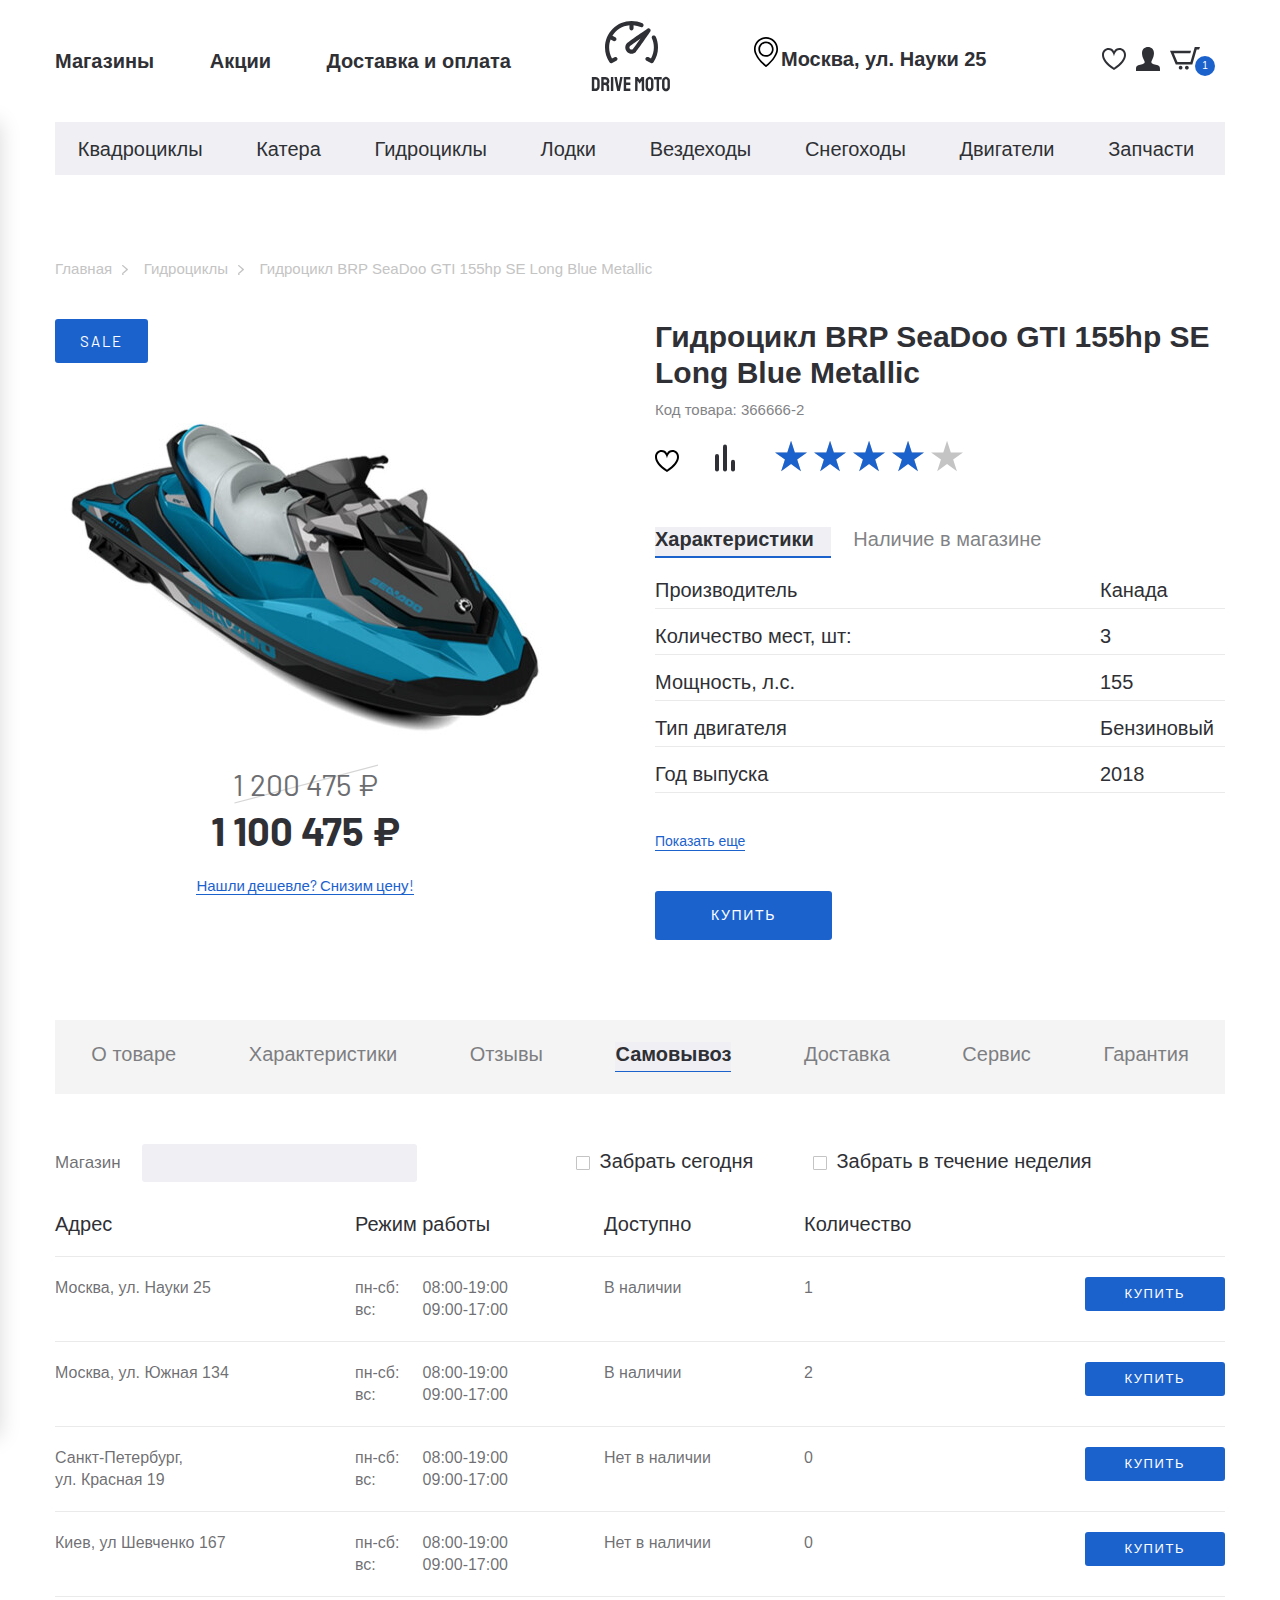
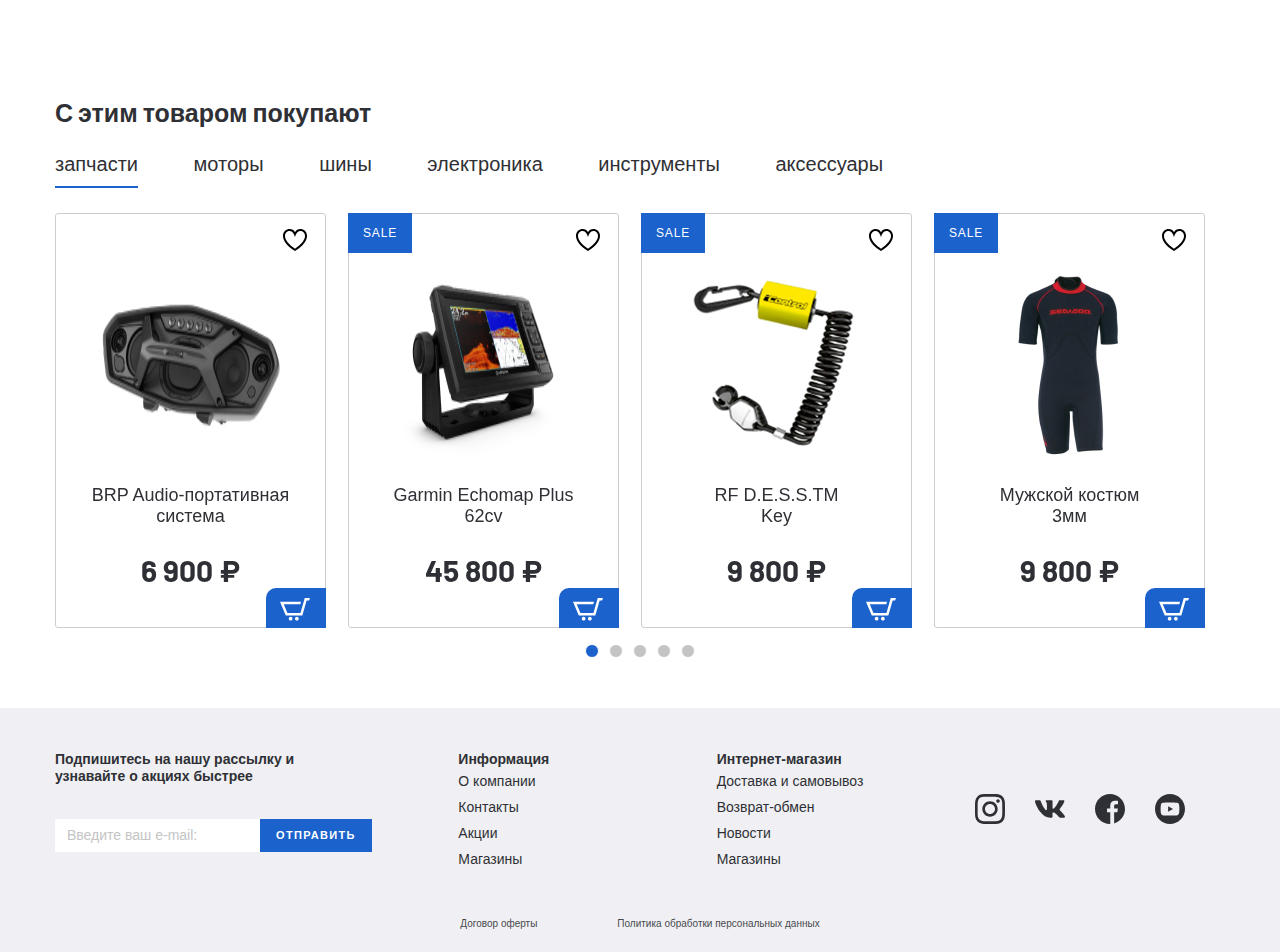
<file: sites/Drive-moto/product-page.html>
<!DOCTYPE html>
<html lang="ru">

<head>
  <meta charset="UTF-8">
  <meta name="viewport" content="width=device-width, initial-scale=1.0">
  <meta http-equiv="X-UA-Compatible" content="ie=edge">
  <title>Driver Moto</title>
  <link rel="stylesheet" href="css/normalize.css">
  <link rel="stylesheet" href="css/slick.css">
  <link rel="stylesheet" href="css/jquery.formstyler.css">
  <link rel="stylesheet" href="css/jquery.formstyler.theme.css">
  <link rel="stylesheet" href="css/ion.rangeSlider.min.css">
  <link rel="stylesheet" href="css/jquery.rateyo.min.css">
  <link rel="stylesheet" href="css/fonts.css">
  <link rel="preconnect" href="https://fonts.googleapis.com">
  <link rel="preconnect" href="https://fonts.gstatic.com" crossorigin>
  <link href="https://fonts.googleapis.com/css2?family=Barlow:wght@400;700&display=swap" rel="stylesheet">
  <link rel="stylesheet" href="css/style.css">
  <link rel="stylesheet" href="css/media.css">
</head>

<body>
  <header class="header">
    <div class="header__top">
      <div class="container">
        <div class="header__top-inner">
          <nav class="menu">
            <button class="menu__btn">
              <div class="menu__btn-line"></div>
              <div class="menu__btn-line"></div>
              <div class="menu__btn-line"></div>
            </button>
            <ul class="menu__list">
              <li class="menu__item"><a class="menu__link" href="#">Магазины</a></li>
              <li class="menu__item"><a class="menu__link" href="#">Акции</a></li>
              <li class="menu__item"><a class="menu__link" href="#">Доставка и оплата</a></li>
            </ul>
          </nav>
          <a class="logo" href="index.html">
            <img class="logo__img" src="images/logo.svg" alt="Logo">
            <div class="logo__img-mobile"><img src="images/logo-sm.svg" alt="Logo"></div>
          </a>
          <div class="header__box">
            <a class="header__address-link"
              href="https://www.google.com.ua/maps/search/%D0%9C%D0%BE%D1%81%D0%BA%D0%B2%D0%B0,+%D1%83%D0%BB.+%D0%9D%D0%B0%D1%83%D0%BA%D0%B8+25/@55.744637,37.477766,10.5z?hl=ru"
              target="_blank">Москва, ул. Науки 25</a>
            <ul class="user-list">
              <li class="user-list__item">
                <a class="user-list__link" href="#">
                  <img src="images/save-icon.svg" alt="save">
                </a>
              </li>
              <li class="user-list__item">
                <a class="user-list__link" href="#">
                  <img src="images/account-icon.svg" alt="account">
                </a>
              </li>
              <li class="user-list__item">
                <a class="user-list__link basket" href="#">
                  <img src="images/basket-icon.svg" alt="basket">
                  <p class="basket__num">
                    1
                  </p>
                </a>
              </li>
            </ul>
          </div>
        </div>
      </div>
    </div>
    <div class="menu-mobile">
      <ul class="menu-mobile__list">
        <li class="menu-mobile__item">
          <a class="menu-mobile__link" href="#"><img class="menu-mobile__img" src="images/account-icon.svg" alt="">
            <p>Войти</p>
          </a>
        </li>
        <li class="menu-mobile__item">
          <a class="menu-mobile__link" href="#"><img class="menu-mobile__img" src="images/account-icon.svg" alt="">
            <p>Регистрация</p>
          </a>
        </li>
        <li class="menu-mobile__item">
          <a class="menu-mobile__link" href="#"><img class="menu-mobile__img" src="images/save-icon.svg" alt="">
            <p>Избранное</p>
          </a>
        </li>
        <li class="menu-mobile__item">
          <a class="menu-mobile__link" href="#"><img class="menu-mobile__img" src="images/basket-icon.svg" alt="">
            <p>Корзина</p>
          </a>
        </li>
        <li class="menu-mobile__item">
          <a class="menu-mobile__link" href="#"><img class="menu-mobile__img" src="images/shop-icon.svg" alt="">
            <p>Магазины</p>
          </a>
        </li>
        <li class="menu-mobile__item">
          <a class="menu-mobile__link" href="#"><img class="menu-mobile__img" src="images/procent-icon.svg" alt="">
            <p>Акции</p>
          </a>
        </li>
        <li class="menu-mobile__item">
          <a class="menu-mobile__link" href="#"><img class="menu-mobile__img" src="images/delivery-icon.svg" alt="">
            <p>Доставка и оплата</p>
          </a>
        </li>
        <li class="menu-mobile__item">
          <a class="menu-mobile__link" href="catalog.html">
            <p>Квадроциклы</p>
          </a>
        </li>
        <li class="menu-mobile__item">
          <a class="menu-mobile__link" href="catalog.html">
            <p>Катера</p>
          </a>
        </li>
        <li class="menu-mobile__item">
          <a class="menu-mobile__link" href="catalog.html">
            <p>Гидроциклы</p>
          </a>
        </li>
        <li class="menu-mobile__item">
          <a class="menu-mobile__link" href="catalog.html">
            <p>Лодки</p>
          </a>
        </li>
        <li class="menu-mobile__item">
          <a class="menu-mobile__link" href="catalog.html">
            <p>Вездеходы</p>
          </a>
        </li>
        <li class="menu-mobile__item">
          <a class="menu-mobile__link" href="catalog.html">
            <p>Снегоходы</p>
          </a>
        </li>
        <li class="menu-mobile__item">
          <a class="menu-mobile__link" href="catalog.html">
            <p>Двигатели</p>
          </a>
        </li>
        <li class="menu-mobile__item">
          <a class="menu-mobile__link" href="catalog.html">
            <p>Запчасти</p>
          </a>
        </li>
        <li class="menu-mobile__item header__address">
          <a class="menu-mobile__link" href="#">
            <p>Москва, <br>
              ул. Науки 25</p>
          </a>
        </li>
      </ul>
      <div class="menu-mobile__linewrapper">
        <ul class="menu-mobile__line">
          <li class="menu__item"><a class="menu__link" href="#">Магазины</a></li>
          <li class="menu__item"><a class="menu__link" href="#">Акции</a></li>
          <li class="menu__item"><a class="menu__link" href="#">Доставка и оплата</a></li>
        </ul>
      </div>
    </div>
    <div class="header__bottom">
      <div class="container">
        <ul class="menu-categories">
          <li class="menu-categories__item">
            <a class="menu-categories__link" href="catalog.html">
              Квадроциклы
            </a>
          </li>
          <li class="menu-categories__item">
            <a class="menu-categories__link" href="catalog.html">
              Катера
            </a>
          </li>
          <li class="menu-categories__item">
            <a class="menu-categories__link" href="catalog.html">
              Гидроциклы
            </a>
          </li>
          <li class="menu-categories__item">
            <a class="menu-categories__link" href="catalog.html">
              Лодки
            </a>
          </li>
          <li class="menu-categories__item">
            <a class="menu-categories__link" href="catalog.html">
              Вездеходы
            </a>
          </li>
          <li class="menu-categories__item">
            <a class="menu-categories__link" href="catalog.html">
              Снегоходы
            </a>
          </li>
          <li class="menu-categories__item">
            <a class="menu-categories__link" href="catalog.html">
              Двигатели
            </a>
          </li>
          <li class="menu-categories__item">
            <a class="menu-categories__link" href="catalog.html">
              Запчасти
            </a>
          </li>
        </ul>
      </div>
    </div>
  </header>

  <div class="breadcrumbs">
    <div class="container">
      <div class="breadcrumbs__inner">
        <ul class="breadcrumbs__list mobile-overflow">
          <li class="breadcrumbs__list-item"><a class="breadcrumbs__list-link" href="index.html">
              Главная
            </a></li>
          <li class="breadcrumbs__list-item"><a class="breadcrumbs__list-link" href="catalog.html">
              Гидроциклы
            </a></li>
          <li class="breadcrumbs__list-item"><span class="breadcrumbs__list-link" href="product-page.html">
              Гидроцикл BRP SeaDoo GTI 155hp SE Long Blue Metallic
            </span></li>
        </ul>
      </div>
    </div>
  </div>


  <section class="product-card">
    <div class="container">
      <div class="product-card__inner">
        <div class="product-card__img-box product-item--sale">
          <img class="product-card__img" src="images/content/gidrotsikl-large.png" alt="Product">
          <p class="product-card__price-old">
            1 200 475 ₽
          </p>
          <p class="product-card__price-new">
            1 100 475 ₽
          </p>
          <a class="product-card__link" href="#">Нашли дешевле? Снизим цену!</a>
          <div class="product-card__btn product-card__btn-mobile"><button type="submit ">Купить</button></div>
        </div>
        <div class="product-card__content">
          <h1 class="product-card__content-title">
            Гидроцикл BRP SeaDoo GTI 155hp SE Long Blue Metallic
          </h1>
          <p class="product-card__code">
            Код товара: 366666-2
          </p>
          <div class="product-card__buttons">
            <a class="product-card__icon-favorite" href="#">
              <img src="images/favorite.svg" alt="favorite">
            </a>
            <a class="product-card__icon-comparsion" href="#">
              <img src="images/comparsion.svg" alt="comparsion">
            </a>

            <a class="rate" href="#">
              <div class="rate-yo" data-rateyo-rating="4"></div>
            </a>
          </div>
          <div class="tabs-wrapper product-card__tabs">
            <div class="tabs">
              <a class="tab tab--active product-card__tab" href="#product-1">Характеристики</a>
              <a class="tab product-card__tab" href="#product-2">Наличие в магазине</a>
            </div>
            <div class="tabs-container">
              <div id="product-1" class="tabs-content product-card__tabs-content tabs-content--active">
                <ul class="product-card__list">
                  <li class="product-card__item">
                    <div class="product-card__item-left">Производитель</div>
                    <div class="product-card__item-right">Канада</div>
                  </li>
                  <li class="product-card__item">
                    <div class="product-card__item-left">Количество мест, шт: </div>
                    <div class="product-card__item-right">3</div>
                  </li>
                  <li class="product-card__item">
                    <div class="product-card__item-left">Мощность, л.с.</div>
                    <div class="product-card__item-right">155</div>
                  </li>
                  <li class="product-card__item">
                    <div class="product-card__item-left">Тип двигателя</div>
                    <div class="product-card__item-right">Бензиновый</div>
                  </li>
                  <li class="product-card__item">
                    <div class="product-card__item-left">Год выпуска</div>
                    <div class="product-card__item-right"> 2018</div>
                  </li>
                </ul>
                <a class="product-card__more" href="#">Показать еще</a>
                <div class="product-card__btn"><button type="submit ">Купить</button></div>

              </div>
              <div id="product-2" class="tabs-content product-card__tabs-content">
                <ul class="product-card__list">
                  <li class="product-card__item">
                    <div class="product-card__item-left">Магазин</div>
                    <div class="product-card__item-right">Drive Moto</div>
                  </li>
                  <li class="product-card__item">
                    <div class="product-card__item-left">Количество товара, шт: </div>
                    <div class="product-card__item-right">10</div>
                  </li>
                  <li class="product-card__item">
                    <div class="product-card__item-left">Наличие</div>
                    <div class="product-card__item-right">Есть</div>
                  </li>
                </ul>
              </div>
            </div>
          </div>
        </div>
      </div>
    </div>
    </div>
  </section>

  <section class="card__tabs">
    <div class="container">
      <div class="tabs-wrapper">
        <div class="tabs card__tab-box mobile-overflow">
          <a class="tab card__tab" href="#products-card__tabs-1">О товаре</a>
          <a class="tab card__tab" href="#products-card__tabs-2">Характеристики</a>
          <a class="tab card__tab" href="#products-card__tabs-3">Отзывы</a>
          <a class="tab card__tab tab--active" href="#products-card__tabs-4">Самовывоз</a>
          <a class="tab card__tab" href="#products-card__tabs-5">Доставка</a>
          <a class="tab card__tab" href="#products-card__tabs-6">Cервис</a>
          <a class="tab card__tab" href="#products-card__tabs-7">Гарантия</a>
        </div>
      </div>
      <div class="tabs-container">
        <div id="#products-card__tabs-1" class="card__tab-content tabs-content">content</div>
        <div id="#products-card__tabs-2" class="card__tab-content tabs-content">content</div>
        <div id="#products-card__tabs-3" class="card__tab-content tabs-content">content</div>
        <div id="#products-card__tabs-4" class="card__tab-content tabs-content tabs-content--active">
          <form>
            <div class="card__top-line">
              <label class="card__label-search">Магазин
                <input class="card__input-search" type="text">
              </label>
              <label>
                <input class="card__input-pickup filter-style" type="radio" name="pickup">
                Забрать сегодня
              </label>
              <label>
                <input class="card__input-pickup filter-style" type="radio" name="pickup" checked>
                Забрать в течение неделия
              </label>
            </div>
            <ul class="card__list">
              <li class="card__list-item card__list-itemtitle">
                <div class="card__list-address">Адрес</div>
                <div class="card__list-workhours">Режим работы</div>
                <div class="card__list-avialable">Доступно</div>
                <div class="card__list-num">Количество</div>
                <div class="card__list-btn"></div>
              </li>
              <li class="card__list-item">
                <div class="card__list-address">Москва, ул. Науки 25</div>
                <div class="card__list-workhours">
                  <div class="workhours">
                    <span>пн-сб:</span> <span>08:00-19:00</span>
                  </div>
                  <div class="workhours">
                    <span>вс:</span> <span>09:00-17:00</span>
                  </div>
                </div>
                <div class="card__list-avialable">В наличии</div>
                <div class="card__list-num">1</div>
                <div class="card__list-btn"><button type="submit">КУПИТЬ</button></div>
              </li>
              <li class="card__list-item">
                <div class="card__list-address">Москва, ул. Южная 134</div>
                <div class="card__list-workhours">
                  <div class="workhours">
                    <span>пн-сб:</span> <span>08:00-19:00</span>
                  </div>
                  <div class="workhours">
                    <span>вс:</span> <span>09:00-17:00</span>
                  </div>
                </div>
                <div class="card__list-avialable">В наличии</div>
                <div class="card__list-num">2</div>
                <div class="card__list-btn"><button type="submit">КУПИТЬ</button></div>
              </li>
              <li class="card__list-item">
                <div class="card__list-address">Санкт-Петербург, <br>
                  ул. Красная 19</div>
                <div class="card__list-workhours">
                  <div class="workhours">
                    <span>пн-сб:</span> <span>08:00-19:00</span>
                  </div>
                  <div class="workhours">
                    <span>вс:</span> <span>09:00-17:00</span>
                  </div>
                </div>
                <div class="card__list-avialable">Нет в наличии</div>
                <div class="card__list-num">0</div>
                <div class="card__list-btn"><button type="submit">КУПИТЬ</button></div>
              </li>
              <li class="card__list-item">
                <div class="card__list-address">Киев, ул Шевченко 167</div>
                <div class="card__list-workhours">
                  <div class="workhours">
                    <span>пн-сб:</span> <span>08:00-19:00</span>
                  </div>
                  <div class="workhours">
                    <span>вс:</span> <span>09:00-17:00</span>
                  </div>
                </div>
                <div class="card__list-avialable">Нет в наличии</div>
                <div class="card__list-num">0</div>
                <div class="card__list-btn"><button type="submit">КУПИТЬ</button></div>
              </li>
            </ul>
          </form>
        </div>
        <div id="#products-card__tabs-5" class="card__tab-content tabs-content">content</div>
        <div id="#products-card__tabs-6" class="card__tab-content tabs-content">content</div>
        <div id="#products-card__tabs-7" class="card__tab-content tabs-content">content</div>
    </div>
  </div>  
  </section>


  <section class="products">
    <div class="container">
      <div class="products__inner">
        <h3 class="product__title">
          С этим товаром покупают
        </h3>
        <div class="tabs-wrapper">
          <div class="tabs products__tabs mobile-overflow">
            <a class="tab products__tab tab--active" href="#product-tab-1">запчасти</a>
            <a class="tab products__tab" href="#popular-tab-2">моторы</a>
            <a class="tab products__tab" href="#popular-tab-3">шины </a>
            <a class="tab products__tab" href="#popular-tab-4">электроника</a>
            <a class="tab products__tab" href="#popular-tab-5">инструменты</a>
            <a class="tab products__tab" href="#popular-tab-6">аксессуары</a>
          </div>
        </div>
        <div class="tabs-container products__container">
          <div id="popular-tab-1" class="tabs-content products__content tabs-content--active">
            <div class="product-slider">
              <div class="product-slider__item">
                <div class="product-item__wrapper">
                  <button class="product-item__favorite">
                  </button>
                  <button class="product-item__basket">
                    <img src="images/basket-white.svg" alt="basket">
                  </button>
                  <a class="product-item__notify-link" href="#"><span>Сообщить о поступлении</span></a>
                  <a class="product-item" href="#">
                    <p class="product-item__hover-text">
                      посмотреть товар
                    </p>
                    <img class="product-item__img products-height" src="images/content/product-5.png"
                      alt="product-item">
                    <h4 class="product-item__title">
                      BRP Audio-портативная система
                    </h4>
                    <p class="price product-item__price">
                      6 900 ₽
                    </p>
                    <p class="product-item__notify-text">
                      нет в наличии
                    </p>
                  </a>
                </div>
              </div>
              <div class="product-slider__item">
                <div class="product-item__wrapper">
                  <button class="product-item__favorite">
                  </button>
                  <button class="product-item__basket">
                    <img src="images/basket-white.svg" alt="basket">
                  </button>
                  <a class="product-item__notify-link" href="#"><span>Сообщить о поступлении</span></a>
                  <a class="product-item product-item--sale" href="#">
                    <p class="product-item__hover-text">
                      посмотреть товар
                    </p>
                    <img class="product-item__img products-height" src="images/content/product-6.png"
                      alt="product-item">
                    <h4 class="product-item__title">Garmin Echomap Plus <br> 62cv
                    </h4>
                    <p class="price product-item__price">
                      45 800 ₽
                    </p>
                    <p class="product-item__notify-text">
                      нет в наличии
                    </p>
                  </a>
                </div>
              </div>
              <div class="product-slider__item">
                <div class="product-item__wrapper">
                  <button class="product-item__favorite">
                  </button>
                  <button class="product-item__basket">
                    <img src="images/basket-white.svg" alt="basket">
                  </button>
                  <a class="product-item__notify-link" href="#"><span>Сообщить о поступлении</span></a>
                  <a class="product-item product-item--sale" href="#">
                    <p class="product-item__hover-text">
                      посмотреть товар
                    </p>
                    <img class="product-item__img" src="images/content/product-7.png" alt="product-item">
                    <h4 class="product-item__title">
                      RF D.E.S.S.TM <br> Key
                    </h4>
                    <p class="price product-item__price">
                      9 800 ₽
                    </p>
                    <p class="product-item__notify-text">
                      нет в наличии
                    </p>
                  </a>
                </div>
              </div>
              <div class="product-slider__item">
                <div class="product-item__wrapper">
                  <button class="product-item__favorite">
                  </button>
                  <button class="product-item__basket">
                    <img src="images/basket-white.svg" alt="basket">
                  </button>
                  <a class="product-item__notify-link" href="#"><span>Сообщить о поступлении</span></a>
                  <a class="product-item product-item--sale" href="#">
                    <p class="product-item__hover-text">
                      посмотреть товар
                    </p>
                    <img class="product-item__img" src="images/content/product-8.png" alt="product-item">
                    <h4 class="product-item__title">
                      Мужской костюм <br>
                      3мм
                    </h4>
                    <p class="price product-item__price">
                      9 800 ₽
                    </p>
                    <p class="product-item__notify-text">
                      нет в наличии
                    </p>
                  </a>
                </div>
              </div>
              <div class="product-slider__item">
                <div class="product-item__wrapper">
                  <button class="product-item__favorite">
                  </button>
                  <button class="product-item__basket">
                    <img src="images/basket-white.svg" alt="basket">
                  </button>
                  <a class="product-item__notify-link" href="#"><span>Сообщить о поступлении</span></a>
                  <a class="product-item" href="#">
                    <p class="product-item__hover-text">
                      посмотреть товар
                    </p>
                    <img class="product-item__img products-height" src="images/content/product-5.png"
                      alt="product-item">
                    <h4 class="product-item__title">
                      BRP Audio-портативная система
                    </h4>
                    <p class="price product-item__price">
                      9 800 ₽
                    </p>
                    <p class="product-item__notify-text">
                      нет в наличии
                    </p>
                  </a>
                </div>
              </div>
            </div>
          </div>
          <div id="popular-tab-2" class="tabs-content products__content ">
            <div class="product-slider">
              <div class="product-slider__item">
                <div class="product-item__wrapper">
                  <button class="product-item__favorite">
                  </button>
                  <button class="product-item__basket">
                    <img src="images/basket-white.svg" alt="basket">
                  </button>
                  <a class="product-item__notify-link" href="#"><span>Сообщить о поступлении</span></a>
                  <a class="product-item" href="#">
                    <p class="product-item__hover-text">
                      посмотреть товар
                    </p>
                    <img class="product-item__img products-height" src="images/content/product-5.png"
                      alt="product-item">
                    <h4 class="product-item__title">
                      BRP Audio-портативная система
                    </h4>
                    <p class="price product-item__price">
                      6 900 ₽
                    </p>
                    <p class="product-item__notify-text">
                      нет в наличии
                    </p>
                  </a>
                </div>
              </div>
              <div class="product-slider__item">
                <div class="product-item__wrapper">
                  <button class="product-item__favorite">
                  </button>
                  <button class="product-item__basket">
                    <img src="images/basket-white.svg" alt="basket">
                  </button>
                  <a class="product-item__notify-link" href="#"><span>Сообщить о поступлении</span></a>
                  <a class="product-item product-item--sale" href="#">
                    <p class="product-item__hover-text">
                      посмотреть товар
                    </p>
                    <img class="product-item__img products-height" src="images/content/product-6.png"
                      alt="product-item">
                    <h4 class="product-item__title">Garmin Echomap Plus <br> 62cv
                    </h4>
                    <p class="price product-item__price">
                      45 800 ₽
                    </p>
                    <p class="product-item__notify-text">
                      нет в наличии
                    </p>
                  </a>
                </div>
              </div>
              <div class="product-slider__item">
                <div class="product-item__wrapper">
                  <button class="product-item__favorite">
                  </button>
                  <button class="product-item__basket">
                    <img src="images/basket-white.svg" alt="basket">
                  </button>
                  <a class="product-item__notify-link" href="#"><span>Сообщить о поступлении</span></a>
                  <a class="product-item product-item--sale" href="#">
                    <p class="product-item__hover-text">
                      посмотреть товар
                    </p>
                    <img class="product-item__img" src="images/content/product-7.png" alt="product-item">
                    <h4 class="product-item__title">
                      RF D.E.S.S.TM <br> Key
                    </h4>
                    <p class="price product-item__price">
                      9 800 ₽
                    </p>
                    <p class="product-item__notify-text">
                      нет в наличии
                    </p>
                  </a>
                </div>
              </div>
              <div class="product-slider__item">
                <div class="product-item__wrapper">
                  <button class="product-item__favorite">
                  </button>
                  <button class="product-item__basket">
                    <img src="images/basket-white.svg" alt="basket">
                  </button>
                  <a class="product-item__notify-link" href="#"><span>Сообщить о поступлении</span></a>
                  <a class="product-item product-item--sale" href="#">
                    <p class="product-item__hover-text">
                      посмотреть товар
                    </p>
                    <img class="product-item__img" src="images/content/product-8.png" alt="product-item">
                    <h4 class="product-item__title">
                      Мужской костюм <br>
                      3мм
                    </h4>
                    <p class="price product-item__price">
                      9 800 ₽
                    </p>
                    <p class="product-item__notify-text">
                      нет в наличии
                    </p>
                  </a>
                </div>
              </div>
              <div class="product-slider__item">
                <div class="product-item__wrapper">
                  <button class="product-item__favorite">
                  </button>
                  <button class="product-item__basket">
                    <img src="images/basket-white.svg" alt="basket">
                  </button>
                  <a class="product-item__notify-link" href="#"><span>Сообщить о поступлении</span></a>
                  <a class="product-item" href="#">
                    <p class="product-item__hover-text">
                      посмотреть товар
                    </p>
                    <img class="product-item__img products-height" src="images/content/product-5.png"
                      alt="product-item">
                    <h4 class="product-item__title">
                      BRP Audio-портативная система
                    </h4>
                    <p class="price product-item__price">
                      9 800 ₽
                    </p>
                    <p class="product-item__notify-text">
                      нет в наличии
                    </p>
                  </a>
                </div>
              </div>
            </div>
          </div>
          <div id="popular-tab-3" class="tabs-content products__content ">
            <div class="product-slider">
              <div class="product-slider__item">
                <div class="product-item__wrapper">
                  <button class="product-item__favorite">
                  </button>
                  <button class="product-item__basket">
                    <img src="images/basket-white.svg" alt="basket">
                  </button>
                  <a class="product-item__notify-link" href="#"><span>Сообщить о поступлении</span></a>
                  <a class="product-item" href="#">
                    <p class="product-item__hover-text">
                      посмотреть товар
                    </p>
                    <img class="product-item__img products-height" src="images/content/product-5.png"
                      alt="product-item">
                    <h4 class="product-item__title">
                      BRP Audio-портативная система
                    </h4>
                    <p class="price product-item__price">
                      6 900 ₽
                    </p>
                    <p class="product-item__notify-text">
                      нет в наличии
                    </p>
                  </a>
                </div>
              </div>
              <div class="product-slider__item">
                <div class="product-item__wrapper">
                  <button class="product-item__favorite">
                  </button>
                  <button class="product-item__basket">
                    <img src="images/basket-white.svg" alt="basket">
                  </button>
                  <a class="product-item__notify-link" href="#"><span>Сообщить о поступлении</span></a>
                  <a class="product-item product-item--sale" href="#">
                    <p class="product-item__hover-text">
                      посмотреть товар
                    </p>
                    <img class="product-item__img products-height" src="images/content/product-6.png"
                      alt="product-item">
                    <h4 class="product-item__title">Garmin Echomap Plus <br> 62cv
                    </h4>
                    <p class="price product-item__price">
                      45 800 ₽
                    </p>
                    <p class="product-item__notify-text">
                      нет в наличии
                    </p>
                  </a>
                </div>
              </div>
              <div class="product-slider__item">
                <div class="product-item__wrapper">
                  <button class="product-item__favorite">
                  </button>
                  <button class="product-item__basket">
                    <img src="images/basket-white.svg" alt="basket">
                  </button>
                  <a class="product-item__notify-link" href="#"><span>Сообщить о поступлении</span></a>
                  <a class="product-item product-item--sale" href="#">
                    <p class="product-item__hover-text">
                      посмотреть товар
                    </p>
                    <img class="product-item__img" src="images/content/product-7.png" alt="product-item">
                    <h4 class="product-item__title">
                      RF D.E.S.S.TM <br> Key
                    </h4>
                    <p class="price product-item__price">
                      9 800 ₽
                    </p>
                    <p class="product-item__notify-text">
                      нет в наличии
                    </p>
                  </a>
                </div>
              </div>
              <div class="product-slider__item">
                <div class="product-item__wrapper">
                  <button class="product-item__favorite">
                  </button>
                  <button class="product-item__basket">
                    <img src="images/basket-white.svg" alt="basket">
                  </button>
                  <a class="product-item__notify-link" href="#"><span>Сообщить о поступлении</span></a>
                  <a class="product-item product-item--sale" href="#">
                    <p class="product-item__hover-text">
                      посмотреть товар
                    </p>
                    <img class="product-item__img" src="images/content/product-8.png" alt="product-item">
                    <h4 class="product-item__title">
                      Мужской костюм <br>
                      3мм
                    </h4>
                    <p class="price product-item__price">
                      9 800 ₽
                    </p>
                    <p class="product-item__notify-text">
                      нет в наличии
                    </p>
                  </a>
                </div>
              </div>
              <div class="product-slider__item">
                <div class="product-item__wrapper">
                  <button class="product-item__favorite">
                  </button>
                  <button class="product-item__basket">
                    <img src="images/basket-white.svg" alt="basket">
                  </button>
                  <a class="product-item__notify-link" href="#"><span>Сообщить о поступлении</span></a>
                  <a class="product-item" href="#">
                    <p class="product-item__hover-text">
                      посмотреть товар
                    </p>
                    <img class="product-item__img products-height" src="images/content/product-5.png"
                      alt="product-item">
                    <h4 class="product-item__title">
                      BRP Audio-портативная система
                    </h4>
                    <p class="price product-item__price">
                      9 800 ₽
                    </p>
                    <p class="product-item__notify-text">
                      нет в наличии
                    </p>
                  </a>
                </div>
              </div>
            </div>
          </div>
          <div id="popular-tab-4" class="tabs-content products__content ">
            <div class="product-slider">
              <div class="product-slider__item">
                <div class="product-item__wrapper product-item__not-available">
                  <button class="product-item__favorite">
                  </button>
                  <button class="product-item__basket">
                    <img src="images/basket-white.svg" alt="basket">
                  </button>
                  <a class="product-item__notify-link" href="#"><span>Сообщить о поступлении</span></a>
                  <a class="product-item" href="#">
                    <p class="product-item__hover-text">
                      посмотреть товар
                    </p>
                    <img class="product-item__img products-height" src="images/content/product-5.png"
                      alt="product-item">
                    <h4 class="product-item__title">
                      BRP Audio-портативная система
                    </h4>
                    <p class="price product-item__price">
                      6 900 ₽
                    </p>
                    <p class="product-item__notify-text">
                      нет в наличии
                    </p>
                  </a>
                </div>
              </div>
              <div class="product-slider__item">
                <div class="product-item__wrapper">
                  <button class="product-item__favorite">
                  </button>
                  <button class="product-item__basket">
                    <img src="images/basket-white.svg" alt="basket">
                  </button>
                  <a class="product-item__notify-link" href="#"><span>Сообщить о поступлении</span></a>
                  <a class="product-item product-item--sale" href="#">
                    <p class="product-item__hover-text">
                      посмотреть товар
                    </p>
                    <img class="product-item__img products-height" src="images/content/product-6.png"
                      alt="product-item">
                    <h4 class="product-item__title">Garmin Echomap Plus <br> 62cv
                    </h4>
                    <p class="price product-item__price">
                      45 800 ₽
                    </p>
                    <p class="product-item__notify-text">
                      нет в наличии
                    </p>
                  </a>
                </div>
              </div>
              <div class="product-slider__item">
                <div class="product-item__wrapper product-item__not-available">
                  <button class="product-item__favorite">
                  </button>
                  <button class="product-item__basket">
                    <img src="images/basket-white.svg" alt="basket">
                  </button>
                  <a class="product-item__notify-link" href="#"><span>Сообщить о поступлении</span></a>
                  <a class="product-item product-item--sale" href="#">
                    <p class="product-item__hover-text">
                      посмотреть товар
                    </p>
                    <img class="product-item__img" src="images/content/product-7.png" alt="product-item">
                    <h4 class="product-item__title">
                      RF D.E.S.S.TM <br> Key
                    </h4>
                    <p class="price product-item__price">
                      9 800 ₽
                    </p>
                    <p class="product-item__notify-text">
                      нет в наличии
                    </p>
                  </a>
                </div>
              </div>
              <div class="product-slider__item">
                <div class="product-item__wrapper">
                  <button class="product-item__favorite">
                  </button>
                  <button class="product-item__basket">
                    <img src="images/basket-white.svg" alt="basket">
                  </button>
                  <a class="product-item__notify-link" href="#"><span>Сообщить о поступлении</span></a>
                  <a class="product-item product-item--sale" href="#">
                    <p class="product-item__hover-text">
                      посмотреть товар
                    </p>
                    <img class="product-item__img" src="images/content/product-8.png" alt="product-item">
                    <h4 class="product-item__title">
                      Мужской костюм <br>
                      3мм
                    </h4>
                    <p class="price product-item__price">
                      9 800 ₽
                    </p>
                    <p class="product-item__notify-text">
                      нет в наличии
                    </p>
                  </a>
                </div>
              </div>
              <div class="product-slider__item">
                <div class="product-item__wrapper">
                  <button class="product-item__favorite">
                  </button>
                  <button class="product-item__basket">
                    <img src="images/basket-white.svg" alt="basket">
                  </button>
                  <a class="product-item__notify-link" href="#"><span>Сообщить о поступлении</span></a>
                  <a class="product-item" href="#">
                    <p class="product-item__hover-text">
                      посмотреть товар
                    </p>
                    <img class="product-item__img products-height" src="images/content/product-5.png"
                      alt="product-item">
                    <h4 class="product-item__title">
                      BRP Audio-портативная система
                    </h4>
                    <p class="price product-item__price">
                      9 800 ₽
                    </p>
                    <p class="product-item__notify-text">
                      нет в наличии
                    </p>
                  </a>
                </div>
              </div>
            </div>
          </div>
          <div id="popular-tab-5" class="tabs-content products__content ">
            <div class="product-slider">
              <div class="product-slider__item">
                <div class="product-item__wrapper">
                  <button class="product-item__favorite">
                  </button>
                  <button class="product-item__basket">
                    <img src="images/basket-white.svg" alt="basket">
                  </button>
                  <a class="product-item__notify-link" href="#"><span>Сообщить о поступлении</span></a>
                  <a class="product-item" href="#">
                    <p class="product-item__hover-text">
                      посмотреть товар
                    </p>
                    <img class="product-item__img products-height" src="images/content/product-5.png"
                      alt="product-item">
                    <h4 class="product-item__title">
                      BRP Audio-портативная система
                    </h4>
                    <p class="price product-item__price">
                      6 900 ₽
                    </p>
                    <p class="product-item__notify-text">
                      нет в наличии
                    </p>
                  </a>
                </div>
              </div>
              <div class="product-slider__item">
                <div class="product-item__wrapper">
                  <button class="product-item__favorite">
                  </button>
                  <button class="product-item__basket">
                    <img src="images/basket-white.svg" alt="basket">
                  </button>
                  <a class="product-item__notify-link" href="#"><span>Сообщить о поступлении</span></a>
                  <a class="product-item product-item--sale" href="#">
                    <p class="product-item__hover-text">
                      посмотреть товар
                    </p>
                    <img class="product-item__img products-height" src="images/content/product-6.png"
                      alt="product-item">
                    <h4 class="product-item__title">Garmin Echomap Plus <br> 62cv
                    </h4>
                    <p class="price product-item__price">
                      45 800 ₽
                    </p>
                    <p class="product-item__notify-text">
                      нет в наличии
                    </p>
                  </a>
                </div>
              </div>
              <div class="product-slider__item">
                <div class="product-item__wrapper">
                  <button class="product-item__favorite">
                  </button>
                  <button class="product-item__basket">
                    <img src="images/basket-white.svg" alt="basket">
                  </button>
                  <a class="product-item__notify-link" href="#"><span>Сообщить о поступлении</span></a>
                  <a class="product-item product-item--sale" href="#">
                    <p class="product-item__hover-text">
                      посмотреть товар
                    </p>
                    <img class="product-item__img" src="images/content/product-7.png" alt="product-item">
                    <h4 class="product-item__title">
                      RF D.E.S.S.TM <br> Key
                    </h4>
                    <p class="price product-item__price">
                      9 800 ₽
                    </p>
                    <p class="product-item__notify-text">
                      нет в наличии
                    </p>
                  </a>
                </div>
              </div>
              <div class="product-slider__item">
                <div class="product-item__wrapper">
                  <button class="product-item__favorite">
                  </button>
                  <button class="product-item__basket">
                    <img src="images/basket-white.svg" alt="basket">
                  </button>
                  <a class="product-item__notify-link" href="#"><span>Сообщить о поступлении</span></a>
                  <a class="product-item product-item--sale" href="#">
                    <p class="product-item__hover-text">
                      посмотреть товар
                    </p>
                    <img class="product-item__img" src="images/content/product-8.png" alt="product-item">
                    <h4 class="product-item__title">
                      Мужской костюм <br>
                      3мм
                    </h4>
                    <p class="price product-item__price">
                      9 800 ₽
                    </p>
                    <p class="product-item__notify-text">
                      нет в наличии
                    </p>
                  </a>
                </div>
              </div>
              <div class="product-slider__item">
                <div class="product-item__wrapper">
                  <button class="product-item__favorite">
                  </button>
                  <button class="product-item__basket">
                    <img src="images/basket-white.svg" alt="basket">
                  </button>
                  <a class="product-item__notify-link" href="#"><span>Сообщить о поступлении</span></a>
                  <a class="product-item" href="#">
                    <p class="product-item__hover-text">
                      посмотреть товар
                    </p>
                    <img class="product-item__img products-height" src="images/content/product-5.png"
                      alt="product-item">
                    <h4 class="product-item__title">
                      BRP Audio-портативная система
                    </h4>
                    <p class="price product-item__price">
                      9 800 ₽
                    </p>
                    <p class="product-item__notify-text">
                      нет в наличии
                    </p>
                  </a>
                </div>
              </div>
            </div>
          </div>
          <div id="popular-tab-6" class="tabs-content products__content ">
            <div class="product-slider">
              <div class="product-slider__item">
                <div class="product-item__wrapper">
                  <button class="product-item__favorite">
                  </button>
                  <button class="product-item__basket">
                    <img src="images/basket-white.svg" alt="basket">
                  </button>
                  <a class="product-item__notify-link" href="#"><span>Сообщить о поступлении</span></a>
                  <a class="product-item" href="#">
                    <p class="product-item__hover-text">
                      посмотреть товар
                    </p>
                    <img class="product-item__img products-height" src="images/content/product-5.png"
                      alt="product-item">
                    <h4 class="product-item__title">
                      BRP Audio-портативная система
                    </h4>
                    <p class="price product-item__price">
                      6 900 ₽
                    </p>
                    <p class="product-item__notify-text">
                      нет в наличии
                    </p>
                  </a>
                </div>
              </div>
              <div class="product-slider__item">
                <div class="product-item__wrapper">
                  <button class="product-item__favorite">
                  </button>
                  <button class="product-item__basket">
                    <img src="images/basket-white.svg" alt="basket">
                  </button>
                  <a class="product-item__notify-link" href="#"><span>Сообщить о поступлении</span></a>
                  <a class="product-item product-item--sale" href="#">
                    <p class="product-item__hover-text">
                      посмотреть товар
                    </p>
                    <img class="product-item__img products-height" src="images/content/product-6.png"
                      alt="product-item">
                    <h4 class="product-item__title">Garmin Echomap Plus <br> 62cv
                    </h4>
                    <p class="price product-item__price">
                      45 800 ₽
                    </p>
                    <p class="product-item__notify-text">
                      нет в наличии
                    </p>
                  </a>
                </div>
              </div>
              <div class="product-slider__item">
                <div class="product-item__wrapper">
                  <button class="product-item__favorite">
                  </button>
                  <button class="product-item__basket">
                    <img src="images/basket-white.svg" alt="basket">
                  </button>
                  <a class="product-item__notify-link" href="#"><span>Сообщить о поступлении</span></a>
                  <a class="product-item product-item--sale" href="#">
                    <p class="product-item__hover-text">
                      посмотреть товар
                    </p>
                    <img class="product-item__img" src="images/content/product-7.png" alt="product-item">
                    <h4 class="product-item__title">
                      RF D.E.S.S.TM <br> Key
                    </h4>
                    <p class="price product-item__price">
                      9 800 ₽
                    </p>
                    <p class="product-item__notify-text">
                      нет в наличии
                    </p>
                  </a>
                </div>
              </div>
              <div class="product-slider__item">
                <div class="product-item__wrapper">
                  <button class="product-item__favorite">
                  </button>
                  <button class="product-item__basket">
                    <img src="images/basket-white.svg" alt="basket">
                  </button>
                  <a class="product-item__notify-link" href="#"><span>Сообщить о поступлении</span></a>
                  <a class="product-item product-item--sale" href="#">
                    <p class="product-item__hover-text">
                      посмотреть товар
                    </p>
                    <img class="product-item__img" src="images/content/product-8.png" alt="product-item">
                    <h4 class="product-item__title">
                      Мужской костюм <br>
                    </h4>
                    <p class="price product-item__price">
                      9 800 ₽
                    </p>
                    <p class="product-item__notify-text">
                      нет в наличии
                    </p>
                  </a>
                </div>
              </div>
              <div class="product-slider__item">
                <div class="product-item__wrapper">
                  <button class="product-item__favorite">
                  </button>
                  <button class="product-item__basket">
                    <img src="images/basket-white.svg" alt="basket">
                  </button>
                  <a class="product-item__notify-link" href="#"><span>Сообщить о поступлении</span></a>
                  <a class="product-item" href="#">
                    <p class="product-item__hover-text">
                      посмотреть товар
                    </p>
                    <img class="product-item__img products-height" src="images/content/product-5.png"
                      alt="product-item">
                    <h4 class="product-item__title">
                      BRP Audio-портативная система
                    </h4>
                    <p class="price product-item__price">
                      9 800 ₽
                    </p>
                    <p class="product-item__notify-text">
                      нет в наличии
                    </p>
                  </a>
                </div>
              </div>
            </div>
          </div>
        </div>
      </div>
    </div>
  </section>



  <footer class="footer">
    <div class="container">
      <div class="footer__top">
        <div class="footer__top-inner">
          <div class="footer__top-item footer__top-newslatter">
            <h6 class="footer__top-title">Подпишитесь на нашу рассылку
              и узнавайте о акциях быстрее</h6>
            <form class="footer__top-form">
              <input class="footer__form-input" type="text" placeholder="Введите ваш e-mail:">
              <button class="footer__form-btn" type="submit">Отправить</button>
            </form>
          </div>
          <div class="footer__top-item footer__top-list-info">
            <h6 class="footer__top-title footer__top-drop ">Информация</h6>
            <ul class="footer-list">
              <li class="footer-list__item"><a class="footer-list__link" href="#">О компании</a></li>
              <li class="footer-list__item"><a class="footer-list__link" href="#">Контакты</a></li>
              <li class="footer-list__item"><a class="footer-list__link" href="#">Акции</a></li>
              <li class="footer-list__item"><a class="footer-list__link" href="#">Магазины</a></li>
            </ul>
          </div>
          <div class="footer__top-item">
            <h6 class="footer__top-title footer__top-drop ">Интернет-магазин</h6>
            <ul class="footer-list">
              <li class="footer-list__item"><a class="footer-list__link" href="#">Доставка и самовывоз</a></li>
              <li class="footer-list__item"><a class="footer-list__link" href="#">Возврат-обмен</a></li>
              <li class="footer-list__item"><a class="footer-list__link" href="#">Новости</a></li>
              <li class="footer-list__item"><a class="footer-list__link" href="#">Магазины</a></li>
            </ul>
          </div>
          <div class="footer__top-item footer__top-social">
            <ul class="social-list">
              <li class="soical-list__item"><a class="social-list__link" href="#"><img src="images/instagram.svg"
                    alt="social-icon"></a></li>
              <li class="soical-list__item"><a class="social-list__link" href="#"><img src="images/vkontakte.svg"
                    alt="social-icon"></a></li>
              <li class="soical-list__item"><a class="social-list__link" href="#"><img src="images/facebook.svg"
                    alt="social-icon"></a></li>
              <li class="soical-list__item"><a class="social-list__link" href="#"><img src="images/youtube.svg"
                    alt="social-icon"></a></li>
            </ul>
          </div>
        </div>
      </div>
      <div class="footer__bottom">
        <a class="footer__bottom-link" href="#">Договор оферты</a>
        <a class="footer__bottom-link" href="#">Политика обработки персональных данных</a>
      </div>
    </div>
  </footer>



  <script src="https://ajax.googleapis.com/ajax/libs/jquery/3.4.1/jquery.min.js"></script>
  <script src="js/slick.min.js"></script>
  <script src="js/ion.rangeSlider.min.js"></script>
  <script src="js/jquery.formstyler.min.js"></script>
  <script src="js/jquery.rateyo.min.js"></script>
  <script src="js/main.js"></script>
</body>

</html>
</file>
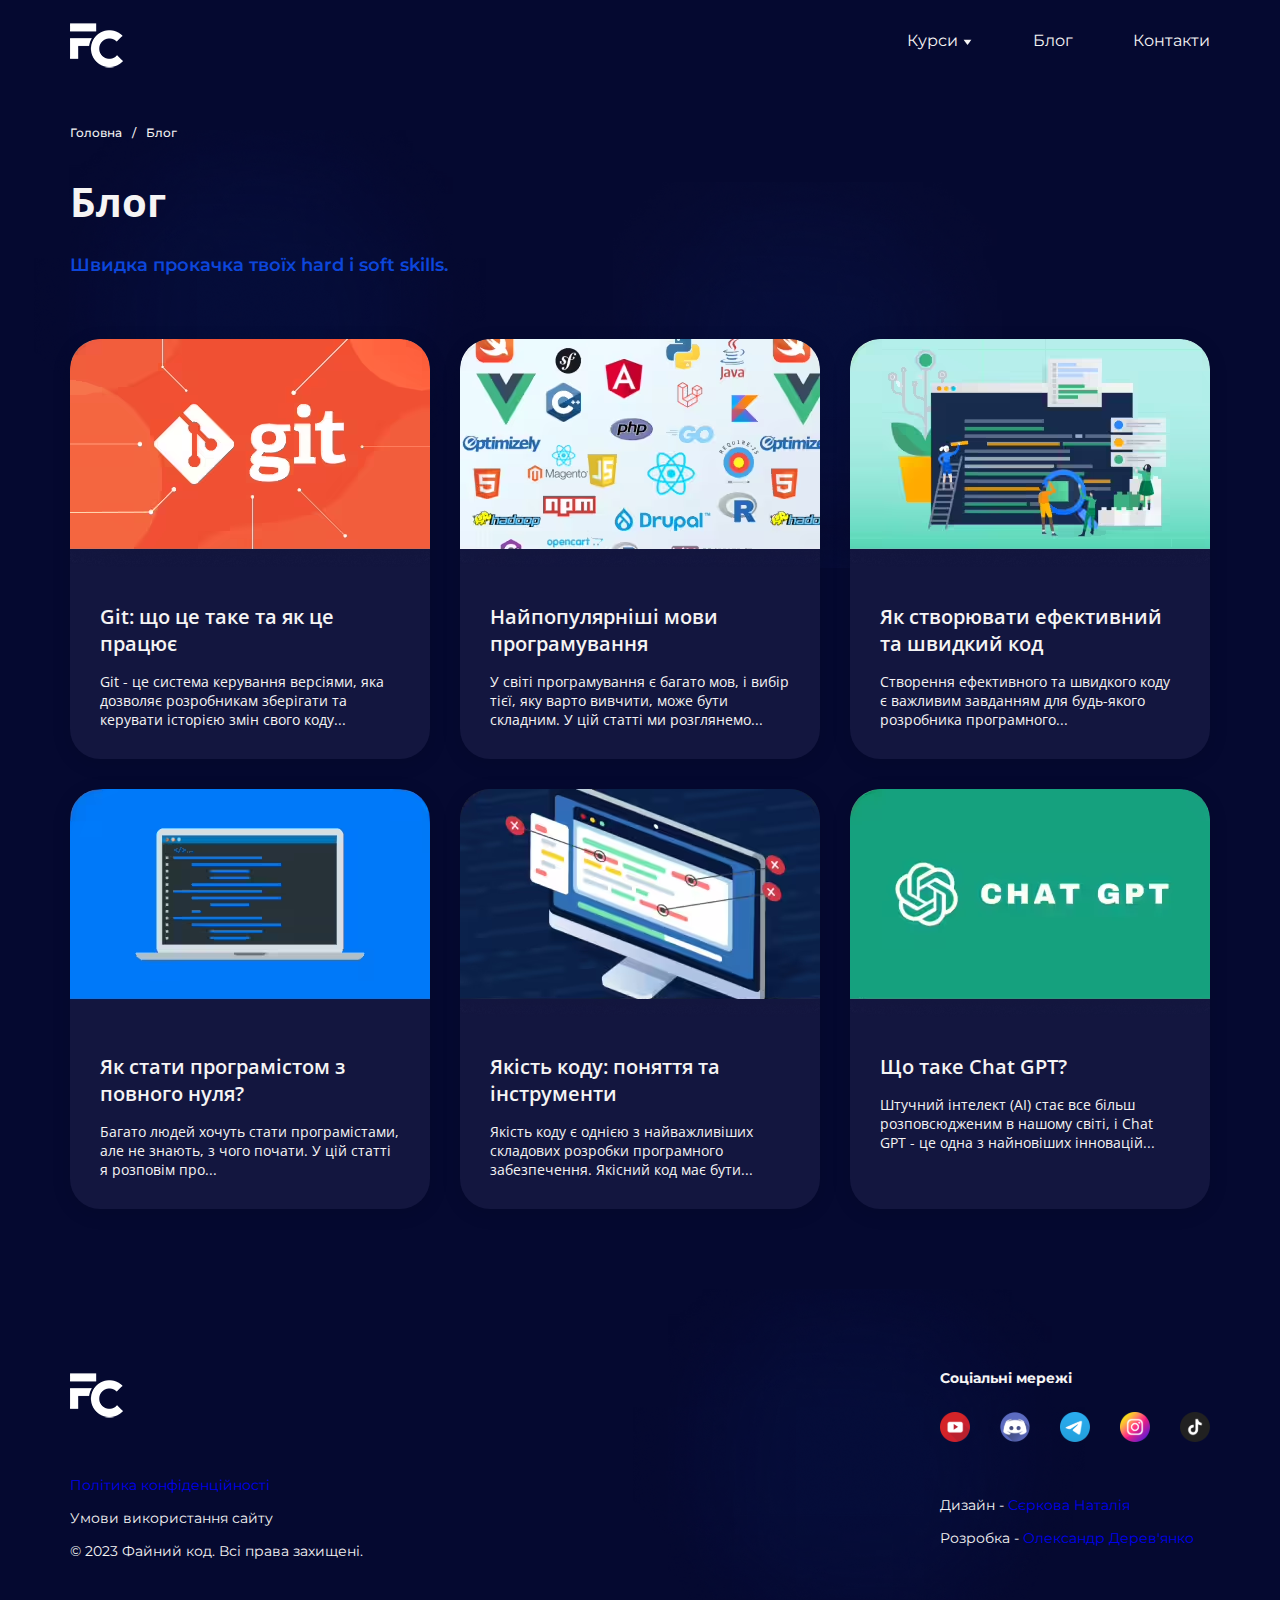
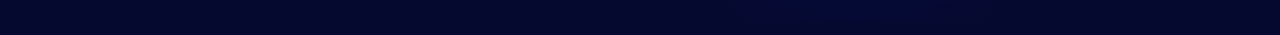
<file: sites/fineCode/blog.html>
<!DOCTYPE html>
<html lang="ua">

<head>
    <meta charset="UTF-8">
    <meta http-equiv="X-UA-Compatible" content="IE=edge">
    <meta name="viewport" content="width=device-width, initial-scale=1.0">
    <link rel="icon" href="images/icon/favicon.webp" type="image/x-icon">
    <link rel="preconnect" href="https://fonts.googleapis.com">
    <link rel="preconnect" href="https://fonts.gstatic.com" crossorigin>
    <link href="https://fonts.googleapis.com/css2?family=Montserrat:wght@400;500&display=swap" rel="stylesheet">
    <link rel="stylesheet" href="css/style.min.css">
    <title>FineCode</title>
</head>

<body>
    <div class="wrapper">
        <header class="header">
            <div class="container">
                <div class="header__inner">
                    <a class="header__logo" href="index.html"><img src="images/icon/logo.webp" alt="logotype"></a>
                    <nav class="menu">
                        <ul class="header__menu">
                            <li class="header__menu-item">
                                <a class="header__menu-link header__menu-dropdown" href="#">
                                    Курси 
                                </a>
                                <ul class="header__secondmenu">
                        
                                    <li class="header__secondmenu-item">
                                        <a class="header__secondmenu-link" href="#">
                                            Мови програмування
                                        </a>
                                    </li>
                                    <li class="header__secondmenu-item">
                                        <a class="header__secondmenu-link" href="#">
                                            Python
                                        </a>
                                    </li>
                                    <li class="header__secondmenu-item">
                                        <a class="header__secondmenu-link" href="#">
                                            Java
                                        </a>
                                    </li>
                                    <li class="header__secondmenu-item">
                                        <a class="header__secondmenu-link" href="#">
                                            Web розробка  
                                        </a>
                                    </li>
                                    <li class="header__secondmenu-item">
                                        <a class="header__secondmenu-link" href="#">
                                            JavaScript
                                        </a>
                                    </li>
                                    <li class="header__secondmenu-item">
                                        <a class="header__secondmenu-link" href="#">
                                            Android розробка 
                                        </a>
                                    </li>
                                    <li class="header__secondmenu-item">
                                        <a class="header__secondmenu-link" href="#">
                                            C++
                                        </a>
                                    </li>
                                    <li class="header__secondmenu-item">
                                        <a class="header__secondmenu-link" href="#">
                                            C#
                                        </a>
                                    </li>
                                    <li class="header__secondmenu-item">
                                        <a class="header__secondmenu-link" href="#">
                                            Kotlin
                                        </a>
                                    </li>
                                    <li class="header__secondmenu-item">
                                        <a class="header__secondmenu-link" href="#">
                                            PHP
                                        </a>
                                    </li>
                                </ul>
                            </li>
                            <li class="header__menu-item">
                                <a class="header__menu-link" href="#">
                                    Блог
                                </a>
                            </li>
                            <li class="header__menu-item">
                                <a class="header__menu-link" href="#">
                                    Контакти
                                </a>
                            </li>
                        </ul>
                        <div class="mobile-menu">
                            <span class="mobile-menu__line "></span>
                            <span class="mobile-menu__line "></span>
                            <span class="mobile-menu__line "></span>
                        </div>
                        
                        <ul class="header__mobile">
                            <li class="header__mobile-item header__mobile-dropdown">
                                <a class="header__mobile-link " href="#">
                                    Курси 
                                </a>
                                <ul class="header-mobile__secondmenu">
                        
                                    <li class="header__secondmenu-item">
                                        <a class="header__secondmenu-link" href="#">
                                            Мови програмування
                                        </a>
                                    </li>
                                    <li class="header__secondmenu-item">
                                        <a class="header__secondmenu-link" href="#">
                                            Python
                                        </a>
                                    </li>
                                    <li class="header__secondmenu-item">
                                        <a class="header__secondmenu-link" href="#">
                                            Java
                                        </a>
                                    </li>
                                    <li class="header__secondmenu-item">
                                        <a class="header__secondmenu-link" href="#">
                                            Web розробка  
                                        </a>
                                    </li>
                                    <li class="header__secondmenu-item">
                                        <a class="header__secondmenu-link" href="#">
                                            JavaScript
                                        </a>
                                    </li>
                                    <li class="header__secondmenu-item">
                                        <a class="header__secondmenu-link" href="#">
                                            Android розробка 
                                        </a>
                                    </li>
                                    <li class="header__secondmenu-item">
                                        <a class="header__secondmenu-link" href="#">
                                            C++
                                        </a>
                                    </li>
                                    <li class="header__secondmenu-item">
                                        <a class="header__secondmenu-link" href="#">
                                            C#
                                        </a>
                                    </li>
                                    <li class="header__secondmenu-item">
                                        <a class="header__secondmenu-link" href="#">
                                            Kotlin
                                        </a>
                                    </li>
                                    <li class="header__secondmenu-item">
                                        <a class="header__secondmenu-link" href="#">
                                            PHP
                                        </a>
                                    </li>
                                </ul>
                            </li>
                            <li class="header__mobile-item">
                                <a class="header__mobile-link" href="#">
                                    Блог
                                </a>
                            </li>
                            <li class="header__mobile-item">
                                <a class="header__mobile-link" href="#">
                                    Контакти
                                </a>
                            </li>
                        </ul>
                    </nav>
                </div>
            </div>
        </header>
<main class="main">
    <div class="container">
        <p class="breadcrumbs"><a class="breadcrumbs-link first-link" href="index.html">Головна</a><a
                class="breadcrumbs-link" href="blog.html">Блог</a></p>
        <div class="blog-page">
            <h2 class="direction__title title titl">Блог</h2>
            <h3 class="direction__descr">Швидка прокачка твоїх hard і soft skills.</h3>
            <div class="blog__inner">
                <a class="blog__item" href="#">
                    <img class="blog__item-img" src="images/blog/blog-1.avif" alt="git">
                    <h4 class="blog__item-title">Git: що це таке та як це працює</h4>
                    <p class="blog__item-info">Git - це система керування версіями, яка дозволяє розробникам зберігати
                        та керувати історією змін свого коду...</p>
                </a>
                <a class="blog__item" href="#">
                    <img class="blog__item-img" src="images/blog/blog-2.avif" alt="popular">
                    <h4 class="blog__item-title">Найпопулярніші мови програмування</h4>
                    <p class="blog__item-info">У світі програмування є багато мов, і вибір тієї, яку варто вивчити, може
                        бути складним. У цій статті ми розглянемо...</p>
                </a>
                <a class="blog__item" href="#">
                    <img class="blog__item-img" src="images/blog/blog-3.avif" alt="git">
                    <h4 class="blog__item-title">Як створювати ефективний та швидкий код</h4>
                    <p class="blog__item-info">Створення ефективного та швидкого коду є важливим завданням для
                        будь-якого розробника програмного...</p>
                </a>
                <a class="blog__item" href="#">
                    <img class="blog__item-img" src="images/blog/blog-4.avif" alt="howToBecomeAProg">
                    <h4 class="blog__item-title">Як стати програмістом з повного нуля?</h4>
                    <p class="blog__item-info">Багато людей хочуть стати програмістами, але не знають, з чого почати. У
                        цій статті я розповім про...</p>
                </a>
                <a class="blog__item" href="#">
                    <img class="blog__item-img" src="images/blog/blog-5.avif" alt="tool">
                    <h4 class="blog__item-title">Якість коду: поняття та інструменти</h4>
                    <p class="blog__item-info">Якість коду є однією з найважливіших складових розробки програмного
                        забезпечення. Якісний код має бути...</p>
                </a>
                <a class="blog__item" href="post.html">
                    <img class="blog__item-img" src="images/blog/blog-6.avif" alt="git">
                    <h4 class="blog__item-title">Що таке Chat GPT?</h4>
                    <p class="blog__item-info">
                        Штучний інтелект (AI) стає все більш розповсюдженим в нашому світі, і Chat GPT - це одна з
                        найновіших інновацій...</p>
                </a>
            </div>
        </div>
    </div>
</main>
<footer class="footer">
    <div class="container">
        <div class="footer__inner">
            
            <div class="footer__copy">
                <a class="footer__logo" href="index.html"><img src="images/icon/logo.webp" alt="logotype"></a>
                <p class="footer__privacy"><a target="_blank" href="privacy.html">Політика конфіденційності</a></p>
                <p class="footer__privacy">Умови використання сайту</p>
                <p class="footer__privacy">© 2023 Файний код. Всі права захищені.</p>
            </div>
            <div class="footer__social">
                <h4 class="footer__social-title">Соціальні мережі</h4>
                <ul class="footer__socmenu">
                    <li class="footer__socmenu-item">
                        <a class="footer__socmenu-link" target="_blank" href="https://www.youtube.com/@finecode_it">
                            <img src="images/social/youtube.svg" alt="youtube">
                        </a>
                    </li>
                    <li class="footer__socmenu-item">
                        <a class="footer__socmenu-link" target="_blank" href="https://discord.com/invite/vEF5ayRG4F">
                            <img src="images/social/discord.svg" alt="discord">
                        </a>
                    </li>
                    <li class="footer__socmenu-item">
                        <a class="footer__socmenu-link" target="_blank" href="https://t.me/finecodeua">
                            <img src="images/social/telegram.svg" alt="telegram">
                        </a>
                    </li>
                    <li class="footer__socmenu-item">
                        <a class="footer__socmenu-link" target="_blank" href="https://www.instagram.com/finecode.it/">
                            <img src="images/social/instagram.svg" alt="instagram">
                        </a>
                    </li>
                    <li class="footer__socmenu-item">
                        <a class="footer__socmenu-link" target="_blank" href="https://www.tiktok.com/@finecode.it">
                            <img src="images/social/tiktok.svg" alt="tiktok">
                        </a>
                    </li>
                </ul>
                <p class="footer__design-name">Дизайн - <a href="https://www.instagram.com/nataliia.sierkova/" target="_blank">Сєркова Наталія</a></p>


                <p class="footer__dev-name">Розробка - <a href="https://www.instagram.com/derevianko.olx/" target="_blank">Олександр Дерев'янко</a></p>
            </div>
        </div>
        <div class="footer__mobile">
            <div class="footer__social">
                <a class="footer__logo" href="index.html"><img src="images/icon/logo.webp" alt="logotype"></a>
                <h4 class="footer__social-title">Соціальні мережі</h4>
                <ul class="footer__socmenu">
                    <li class="footer__socmenu-item">
                        <a class="footer__socmenu-link" target="_blank" href="https://www.youtube.com/@finecode_it">
                            <img src="images/social/youtube.svg" alt="youtube">
                        </a>
                    </li>
                    <li class="footer__socmenu-item">
                        <a class="footer__socmenu-link" target="_blank" href="https://discord.com/invite/vEF5ayRG4F">
                            <img src="images/social/discord.svg" alt="discord">
                        </a>
                    </li>
                    <li class="footer__socmenu-item">
                        <a class="footer__socmenu-link" target="_blank" href="https://t.me/finecodeua">
                            <img src="images/social/telegram.svg" alt="telegram">
                        </a>
                    </li>
                    <li class="footer__socmenu-item">
                        <a class="footer__socmenu-link" target="_blank" href="https://www.instagram.com/finecode.it/">
                            <img src="images/social/instagram.svg" alt="instagram">
                        </a>
                    </li>
                    <li class="footer__socmenu-item">
                        <a class="footer__socmenu-link" target="_blank" href="https://www.tiktok.com/@finecode.it">
                            <img src="images/social/tiktok.svg" alt="tiktok">
                        </a>
                    </li>
                </ul>
            </div>
            <p class="footer__privacy"><a target="_blank" href="privacy.html">Політика конфіденційності</a></p>
            <p class="footer__privacy">Умови використання сайту</p>
            <p class="footer__design-name">Дизайн - <a href="https://www.instagram.com/nataliia.sierkova" target="_blank">Сєркова Наталія</a></p>
            <p class="footer__dev-name">Розробка - <a href="https://www.instagram.com/derevianko.olx/" target="_blank">Олександр Дерев'янко</a></p>
            <p class="footer__privacy">© 2023 Файний код. Всі права захищені.</p>

        </div>
    </div>
</footer>

</div>


<script src="js/main.min.js"></script>
</body>

</html>
</file>
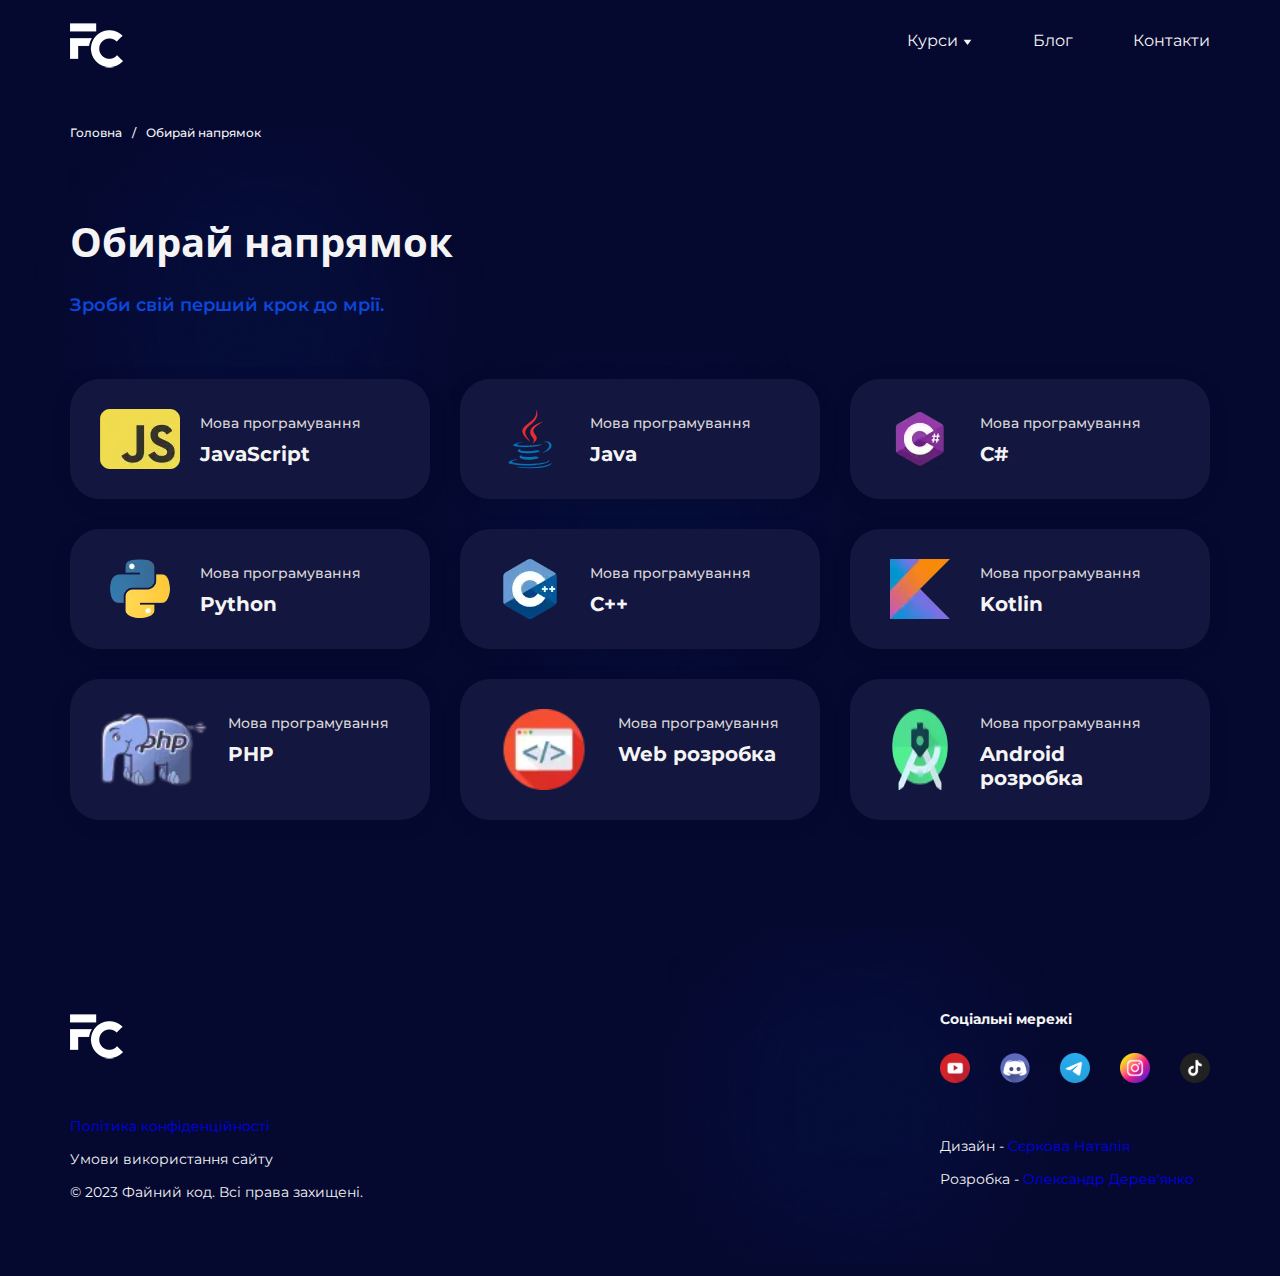
<file: sites/fineCode/direction.html>
<!DOCTYPE html>
<html lang="ua">

<head>
    <meta charset="UTF-8">
    <meta http-equiv="X-UA-Compatible" content="IE=edge">
    <meta name="viewport" content="width=device-width, initial-scale=1.0">
    <link rel="icon" href="images/icon/favicon.webp" type="image/x-icon">
    <link rel="preconnect" href="https://fonts.googleapis.com">
    <link rel="preconnect" href="https://fonts.gstatic.com" crossorigin>
    <link href="https://fonts.googleapis.com/css2?family=Montserrat:wght@400;500&display=swap" rel="stylesheet">
    <link rel="stylesheet" href="css/style.min.css">
    <title>FineCode</title>
</head>

<body>
    <div class="wrapper">
        <header class="header">
            <div class="container">
                <div class="header__inner">
                    <a class="header__logo" href="index.html"><img src="images/icon/logo.webp" alt="logotype"></a>
                    <nav class="menu">
                        <ul class="header__menu">
                            <li class="header__menu-item">
                                <a class="header__menu-link header__menu-dropdown" href="#">
                                    Курси 
                                </a>
                                <ul class="header__secondmenu">
                        
                                    <li class="header__secondmenu-item">
                                        <a class="header__secondmenu-link" href="#">
                                            Мови програмування
                                        </a>
                                    </li>
                                    <li class="header__secondmenu-item">
                                        <a class="header__secondmenu-link" href="#">
                                            Python
                                        </a>
                                    </li>
                                    <li class="header__secondmenu-item">
                                        <a class="header__secondmenu-link" href="#">
                                            Java
                                        </a>
                                    </li>
                                    <li class="header__secondmenu-item">
                                        <a class="header__secondmenu-link" href="#">
                                            Web розробка  
                                        </a>
                                    </li>
                                    <li class="header__secondmenu-item">
                                        <a class="header__secondmenu-link" href="#">
                                            JavaScript
                                        </a>
                                    </li>
                                    <li class="header__secondmenu-item">
                                        <a class="header__secondmenu-link" href="#">
                                            Android розробка 
                                        </a>
                                    </li>
                                    <li class="header__secondmenu-item">
                                        <a class="header__secondmenu-link" href="#">
                                            C++
                                        </a>
                                    </li>
                                    <li class="header__secondmenu-item">
                                        <a class="header__secondmenu-link" href="#">
                                            C#
                                        </a>
                                    </li>
                                    <li class="header__secondmenu-item">
                                        <a class="header__secondmenu-link" href="#">
                                            Kotlin
                                        </a>
                                    </li>
                                    <li class="header__secondmenu-item">
                                        <a class="header__secondmenu-link" href="#">
                                            PHP
                                        </a>
                                    </li>
                                </ul>
                            </li>
                            <li class="header__menu-item">
                                <a class="header__menu-link" href="#">
                                    Блог
                                </a>
                            </li>
                            <li class="header__menu-item">
                                <a class="header__menu-link" href="#">
                                    Контакти
                                </a>
                            </li>
                        </ul>
                        <div class="mobile-menu">
                            <span class="mobile-menu__line "></span>
                            <span class="mobile-menu__line "></span>
                            <span class="mobile-menu__line "></span>
                        </div>
                        
                        <ul class="header__mobile">
                            <li class="header__mobile-item header__mobile-dropdown">
                                <a class="header__mobile-link " href="#">
                                    Курси 
                                </a>
                                <ul class="header-mobile__secondmenu">
                        
                                    <li class="header__secondmenu-item">
                                        <a class="header__secondmenu-link" href="#">
                                            Мови програмування
                                        </a>
                                    </li>
                                    <li class="header__secondmenu-item">
                                        <a class="header__secondmenu-link" href="#">
                                            Python
                                        </a>
                                    </li>
                                    <li class="header__secondmenu-item">
                                        <a class="header__secondmenu-link" href="#">
                                            Java
                                        </a>
                                    </li>
                                    <li class="header__secondmenu-item">
                                        <a class="header__secondmenu-link" href="#">
                                            Web розробка  
                                        </a>
                                    </li>
                                    <li class="header__secondmenu-item">
                                        <a class="header__secondmenu-link" href="#">
                                            JavaScript
                                        </a>
                                    </li>
                                    <li class="header__secondmenu-item">
                                        <a class="header__secondmenu-link" href="#">
                                            Android розробка 
                                        </a>
                                    </li>
                                    <li class="header__secondmenu-item">
                                        <a class="header__secondmenu-link" href="#">
                                            C++
                                        </a>
                                    </li>
                                    <li class="header__secondmenu-item">
                                        <a class="header__secondmenu-link" href="#">
                                            C#
                                        </a>
                                    </li>
                                    <li class="header__secondmenu-item">
                                        <a class="header__secondmenu-link" href="#">
                                            Kotlin
                                        </a>
                                    </li>
                                    <li class="header__secondmenu-item">
                                        <a class="header__secondmenu-link" href="#">
                                            PHP
                                        </a>
                                    </li>
                                </ul>
                            </li>
                            <li class="header__mobile-item">
                                <a class="header__mobile-link" href="#">
                                    Блог
                                </a>
                            </li>
                            <li class="header__mobile-item">
                                <a class="header__mobile-link" href="#">
                                    Контакти
                                </a>
                            </li>
                        </ul>
                    </nav>
                </div>
            </div>
        </header>
<main class="main">
    <div class="container">
        <p class="breadcrumbs"><a class="breadcrumbs-link first-link" href="index.html">Головна</a><a class="breadcrumbs-link" href="direction.html">Обирай напрямок</a></p>
       <section class="direction direction-index">
           <h2 class="direction__title title titl">Обирай напрямок</h2>
           <h3 class="direction__descr">Зроби свій перший крок до мрії.</h3>
           <div class="direction__inner">
               <a class="direction__item" href="#" target="_blank">
                   <img class="direction__item-img" src="images/dir/js-dir.webp" alt="programming-language_logo">
                   <div class="direction__item-info">
                       <h5 class="direction__item-descr">Мова програмування</h5>
                       <h4 class="direction__item-title">JavaScript</h4>
                   </div>
               </a>
               <a class="direction__item" href="#" target="_blank">
                   <img class="direction__item-img" src="images/dir/java-dir.webp" alt="programming-language_logo">
                   <div class="direction__item-info">
                       <h5 class="direction__item-descr">Мова програмування</h5>
                       <h4 class="direction__item-title">Java</h4>
                   </div>
               </a>
               <a class="direction__item" href="#" target="_blank">
                   <img class="direction__item-img" src="images/dir/cs-dir.avif" alt="programming-language_logo">
                   <div class="direction__item-info">
                       <h5 class="direction__item-descr">Мова програмування</h5>
                       <h4 class="direction__item-title">C#</h4>
                   </div>
               </a>
               <a class="direction__item" href="python.html ">
                   <img class="direction__item-img" src="images/dir/py-dir.webp" alt="programming-language_logo">
                   <div class="direction__item-info">
                       <h5 class="direction__item-descr">Мова програмування</h5>
                       <h4 class="direction__item-title">Python</h4>
                   </div>
               </a>
               <a class="direction__item" href="#" target="_blank">
                   <img class="direction__item-img" src="images/dir/c++-dir.webp" alt="programming-language_logo">
                   <div class="direction__item-info">
                       <h5 class="direction__item-descr">Мова програмування</h5>
                       <h4 class="direction__item-title">C++</h4>
                   </div>
               </a>
               <a class="direction__item" href="#" target="_blank">
                   <img class="direction__item-img" src="images/dir/kotl-dir.webp" alt="programming-language_logo">
                   <div class="direction__item-info">
                       <h5 class="direction__item-descr">Мова програмування</h5>
                       <h4 class="direction__item-title">Kotlin</h4>
                   </div>
               </a>
               <a class="direction__item" href="#" target="_blank">
                   <img class="direction__item-img" src="images/dir/php-dir.webp" alt="programming-language_logo">
                   <div class="direction__item-info">
                       <h5 class="direction__item-descr">Мова програмування</h5>
                       <h4 class="direction__item-title">PHP</h4>
                   </div>
               </a>
               <a class="direction__item" href="#" target="_blank">
                   <img class="direction__item-img" src="images/dir/web-dir.webp" alt="programming-language_logo">
                   <div class="direction__item-info">
                       <h5 class="direction__item-descr">Мова програмування</h5>
                       <h4 class="direction__item-title">Web розробка</h4>
                   </div>
               </a>
               <a class="direction__item" href="#" target="_blank">
                   <img class="direction__item-img" src="images/dir/android-dir.webp" alt="programming-language_logo">
                   <div class="direction__item-info">
                       <h5 class="direction__item-descr">Мова програмування</h5>
                       <h4 class="direction__item-title android-title">Android розробка</h4>
                   </div>
               </a>
           </div>
       </section>  
   </div>
</main>

<footer class="footer">

    <div class="container">

        <div class="footer__inner">

            

            <div class="footer__copy">

                <a class="footer__logo" href="index.html"><img src="images/icon/logo.webp" alt="logotype"></a>

                <p class="footer__privacy"><a target="_blank" href="privacy.html">Політика конфіденційності</a></p>

                <p class="footer__privacy">Умови використання сайту</p>

                <p class="footer__privacy">© 2023 Файний код. Всі права захищені.</p>

            </div>

            <div class="footer__social">

                <h4 class="footer__social-title">Соціальні мережі</h4>

                <ul class="footer__socmenu">

                    <li class="footer__socmenu-item">

                        <a class="footer__socmenu-link" target="_blank" href="https://www.youtube.com/@finecode_it">

                            <img src="images/social/youtube.svg" alt="youtube">

                        </a>

                    </li>

                    <li class="footer__socmenu-item">

                        <a class="footer__socmenu-link" target="_blank" href="https://discord.com/invite/vEF5ayRG4F">

                            <img src="images/social/discord.svg" alt="discord">

                        </a>

                    </li>

                    <li class="footer__socmenu-item">

                        <a class="footer__socmenu-link" target="_blank" href="https://t.me/finecodeua">

                            <img src="images/social/telegram.svg" alt="telegram">

                        </a>

                    </li>

                    <li class="footer__socmenu-item">

                        <a class="footer__socmenu-link" target="_blank" href="https://www.instagram.com/finecode.it/">

                            <img src="images/social/instagram.svg" alt="instagram">

                        </a>

                    </li>

                    <li class="footer__socmenu-item">

                        <a class="footer__socmenu-link" target="_blank" href="https://www.tiktok.com/@finecode.it">

                            <img src="images/social/tiktok.svg" alt="tiktok">

                        </a>

                    </li>

                </ul>

                <p class="footer__design-name">Дизайн - <a href="https://www.instagram.com/nataliia.sierkova/" target="_blank">Сєркова Наталія</a></p>


                <p class="footer__dev-name">Розробка - <a href="https://www.instagram.com/derevianko.olx/" target="_blank">Олександр Дерев'янко</a></p>

            </div>

        </div>

        <div class="footer__mobile">

            <div class="footer__social">

                <a class="footer__logo" href="index.html"><img src="images/icon/logo.webp" alt="logotype"></a>

                <h4 class="footer__social-title">Соціальні мережі</h4>

                <ul class="footer__socmenu">

                    <li class="footer__socmenu-item">

                        <a class="footer__socmenu-link" target="_blank" href="https://www.youtube.com/@finecode_it">

                            <img src="images/social/youtube.svg" alt="youtube">

                        </a>

                    </li>

                    <li class="footer__socmenu-item">

                        <a class="footer__socmenu-link" target="_blank" href="https://discord.com/invite/vEF5ayRG4F">

                            <img src="images/social/discord.svg" alt="discord">

                        </a>

                    </li>

                    <li class="footer__socmenu-item">

                        <a class="footer__socmenu-link" target="_blank" href="https://t.me/finecodeua">

                            <img src="images/social/telegram.svg" alt="telegram">

                        </a>

                    </li>

                    <li class="footer__socmenu-item">

                        <a class="footer__socmenu-link" target="_blank" href="https://www.instagram.com/finecode.it/">

                            <img src="images/social/instagram.svg" alt="instagram">

                        </a>

                    </li>

                    <li class="footer__socmenu-item">

                        <a class="footer__socmenu-link" target="_blank" href="https://www.tiktok.com/@finecode.it">

                            <img src="images/social/tiktok.svg" alt="tiktok">

                        </a>

                    </li>

                </ul>

            </div>

            <p class="footer__privacy"><a target="_blank" href="privacy.html">Політика конфіденційності</a></p>

            <p class="footer__privacy">Умови використання сайту</p>

            <p class="footer__design-name">Дизайн - <a href="https://www.instagram.com/nataliia.sierkova" target="_blank">Сєркова Наталія</a></p>

            <p class="footer__dev-name">Розробка - <a href="https://www.instagram.com/derevianko.olx/" target="_blank">Олександр Дерев'янко</a></p>

            <p class="footer__privacy">© 2023 Файний код. Всі права захищені.</p>



        </div>

    </div>

</footer>



</div>





<script src="js/main.min.js"></script>

</body>



</html>
</file>
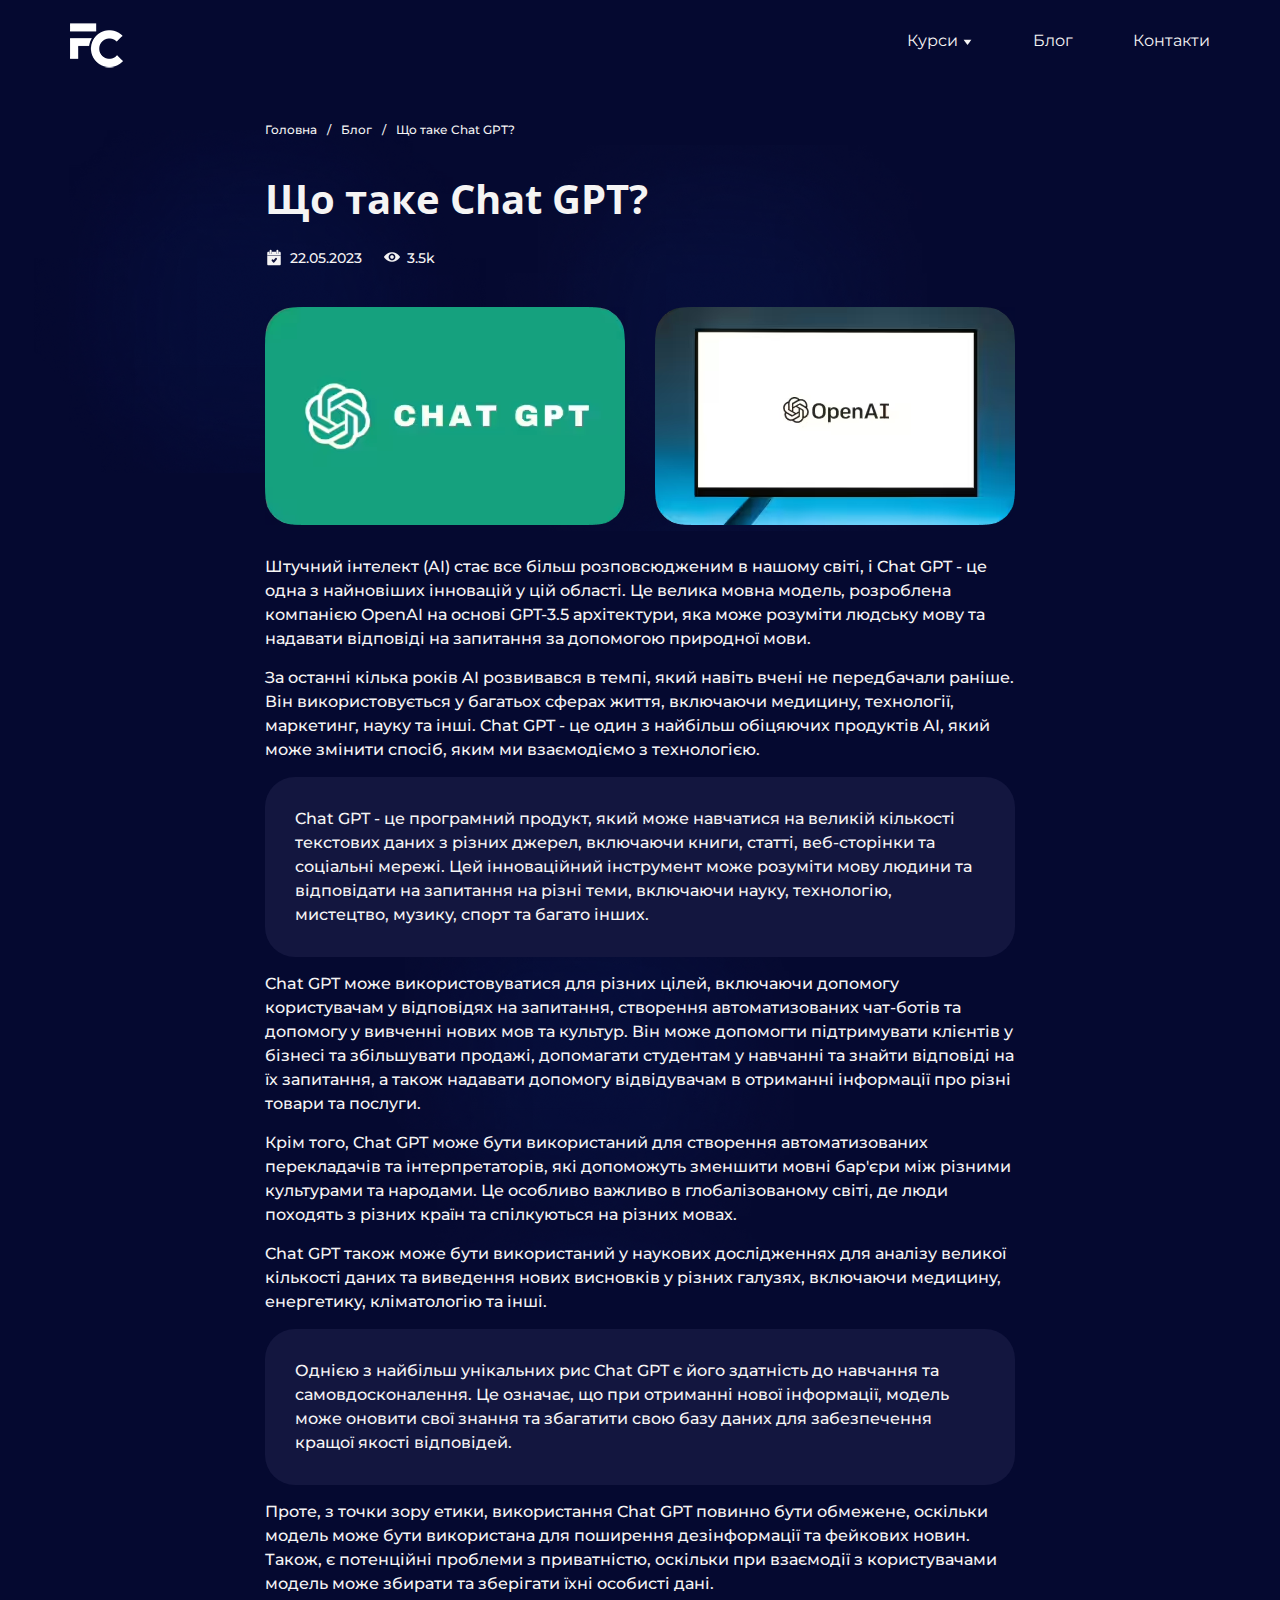
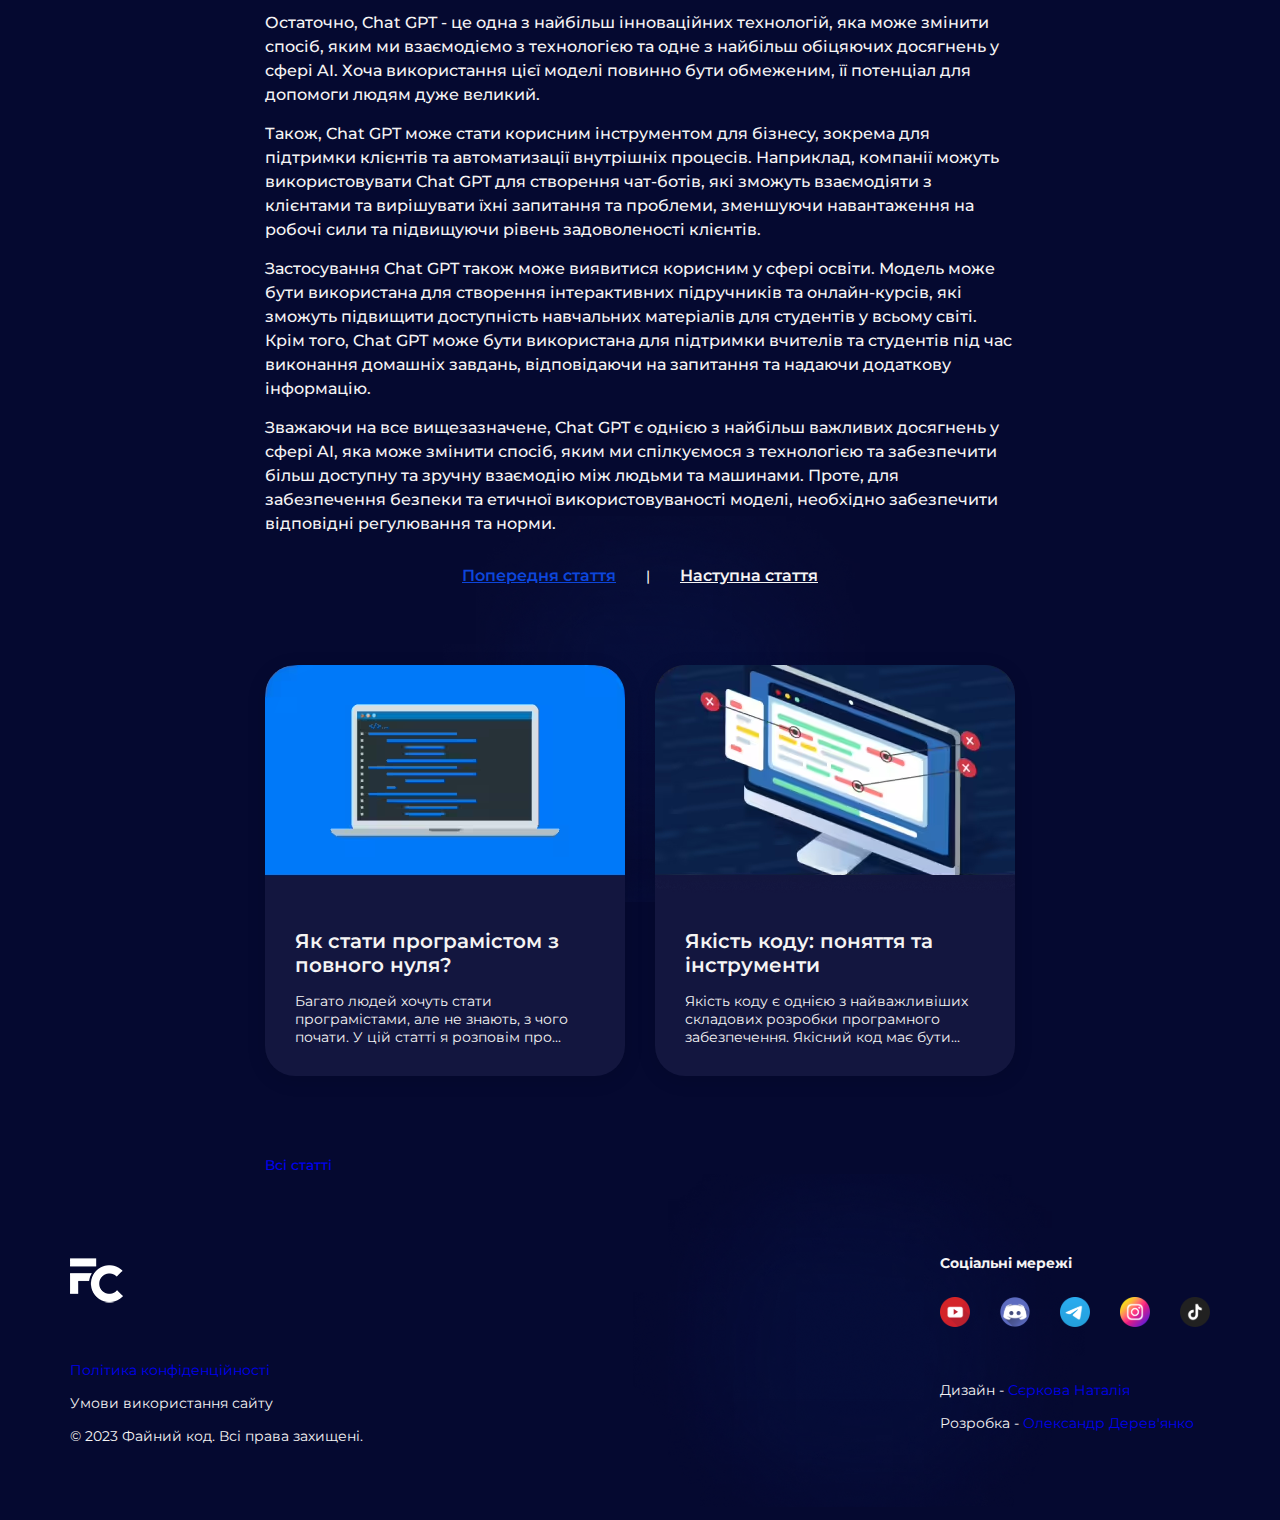
<file: sites/fineCode/post.html>
<!DOCTYPE html>
<html lang="ua">

<head>
    <meta charset="UTF-8">
    <meta http-equiv="X-UA-Compatible" content="IE=edge">
    <meta name="viewport" content="width=device-width, initial-scale=1.0">
    <link rel="icon" href="images/icon/favicon.webp" type="image/x-icon">
    <link rel="preconnect" href="https://fonts.googleapis.com">
    <link rel="preconnect" href="https://fonts.gstatic.com" crossorigin>
    <link href="https://fonts.googleapis.com/css2?family=Montserrat:wght@400;500&display=swap" rel="stylesheet">
    <link rel="stylesheet" href="css/style.min.css">
    <title>FineCode</title>
</head>

<body>
    <div class="wrapper">
        <header class="header">
            <div class="container">
                <div class="header__inner">
                    <a class="header__logo" href="index.html"><img src="images/icon/logo.webp" alt="logotype"></a>
                    <nav class="menu">
                        <ul class="header__menu">
                            <li class="header__menu-item">
                                <a class="header__menu-link header__menu-dropdown" href="#">
                                    Курси 
                                </a>
                                <ul class="header__secondmenu">
                        
                                    <li class="header__secondmenu-item">
                                        <a class="header__secondmenu-link" href="#">
                                            Мови програмування
                                        </a>
                                    </li>
                                    <li class="header__secondmenu-item">
                                        <a class="header__secondmenu-link" href="#">
                                            Python
                                        </a>
                                    </li>
                                    <li class="header__secondmenu-item">
                                        <a class="header__secondmenu-link" href="#">
                                            Java
                                        </a>
                                    </li>
                                    <li class="header__secondmenu-item">
                                        <a class="header__secondmenu-link" href="#">
                                            Web розробка  
                                        </a>
                                    </li>
                                    <li class="header__secondmenu-item">
                                        <a class="header__secondmenu-link" href="#">
                                            JavaScript
                                        </a>
                                    </li>
                                    <li class="header__secondmenu-item">
                                        <a class="header__secondmenu-link" href="#">
                                            Android розробка 
                                        </a>
                                    </li>
                                    <li class="header__secondmenu-item">
                                        <a class="header__secondmenu-link" href="#">
                                            C++
                                        </a>
                                    </li>
                                    <li class="header__secondmenu-item">
                                        <a class="header__secondmenu-link" href="#">
                                            C#
                                        </a>
                                    </li>
                                    <li class="header__secondmenu-item">
                                        <a class="header__secondmenu-link" href="#">
                                            Kotlin
                                        </a>
                                    </li>
                                    <li class="header__secondmenu-item">
                                        <a class="header__secondmenu-link" href="#">
                                            PHP
                                        </a>
                                    </li>
                                </ul>
                            </li>
                            <li class="header__menu-item">
                                <a class="header__menu-link" href="#">
                                    Блог
                                </a>
                            </li>
                            <li class="header__menu-item">
                                <a class="header__menu-link" href="#">
                                    Контакти
                                </a>
                            </li>
                        </ul>
                        <div class="mobile-menu">
                            <span class="mobile-menu__line "></span>
                            <span class="mobile-menu__line "></span>
                            <span class="mobile-menu__line "></span>
                        </div>
                        
                        <ul class="header__mobile">
                            <li class="header__mobile-item header__mobile-dropdown">
                                <a class="header__mobile-link " href="#">
                                    Курси 
                                </a>
                                <ul class="header-mobile__secondmenu">
                        
                                    <li class="header__secondmenu-item">
                                        <a class="header__secondmenu-link" href="#">
                                            Мови програмування
                                        </a>
                                    </li>
                                    <li class="header__secondmenu-item">
                                        <a class="header__secondmenu-link" href="#">
                                            Python
                                        </a>
                                    </li>
                                    <li class="header__secondmenu-item">
                                        <a class="header__secondmenu-link" href="#">
                                            Java
                                        </a>
                                    </li>
                                    <li class="header__secondmenu-item">
                                        <a class="header__secondmenu-link" href="#">
                                            Web розробка  
                                        </a>
                                    </li>
                                    <li class="header__secondmenu-item">
                                        <a class="header__secondmenu-link" href="#">
                                            JavaScript
                                        </a>
                                    </li>
                                    <li class="header__secondmenu-item">
                                        <a class="header__secondmenu-link" href="#">
                                            Android розробка 
                                        </a>
                                    </li>
                                    <li class="header__secondmenu-item">
                                        <a class="header__secondmenu-link" href="#">
                                            C++
                                        </a>
                                    </li>
                                    <li class="header__secondmenu-item">
                                        <a class="header__secondmenu-link" href="#">
                                            C#
                                        </a>
                                    </li>
                                    <li class="header__secondmenu-item">
                                        <a class="header__secondmenu-link" href="#">
                                            Kotlin
                                        </a>
                                    </li>
                                    <li class="header__secondmenu-item">
                                        <a class="header__secondmenu-link" href="#">
                                            PHP
                                        </a>
                                    </li>
                                </ul>
                            </li>
                            <li class="header__mobile-item">
                                <a class="header__mobile-link" href="#">
                                    Блог
                                </a>
                            </li>
                            <li class="header__mobile-item">
                                <a class="header__mobile-link" href="#">
                                    Контакти
                                </a>
                            </li>
                        </ul>
                    </nav>
                </div>
            </div>
        </header>
<main class="main">
    <div class="container">


        <div class="post">
            <p class="breadcrumbs breadcrumbs-post"><a class="breadcrumbs-link first-link" href="index.html">Головна</a><a
                    class="breadcrumbs-link" href="blog.html">Блог</a><a class="breadcrumbs-link" href="blog.html">Що
                    таке
                    Chat GPT?</a></p>

            <h2 class="title titl">Що таке Chat GPT?</h2>
            <div class="post__info">
                <p class="post-data">22.05.2023</p>
                <p class="post-views">3.5k</p>
            </div>
            <div class="post__inner">
                <div class="post__img">
                    <img class="post__img-item" src="images/post/post-1/post-1.avif" alt="chatGPT" >
                    <img class="post__img-item" src="images/post/post-1/post-2.avif" alt="OpenAI">
                </div>
                <p class="post__text">Штучний інтелект (AI) стає все більш розповсюдженим в нашому світі, і Chat GPT -
                    це одна з найновіших інновацій у цій області. Це велика мовна модель, розроблена компанією OpenAI на
                    основі GPT-3.5 архітектури, яка може розуміти людську мову та надавати відповіді на запитання за
                    допомогою природної мови.</p>
                <p class="post__text">За останні кілька років AI розвивався в темпі, який навіть вчені не передбачали
                    раніше. Він використовується у багатьох сферах життя, включаючи медицину, технології, маркетинг,
                    науку та інші. Chat GPT - це один з найбільш обіцяючих продуктів AI, який може змінити спосіб, яким
                    ми взаємодіємо з технологією.</p>
                <p class="post__text-quote">Chat GPT - це програмний продукт, який може навчатися на великій кількості
                    текстових даних з різних джерел, включаючи книги, статті, веб-сторінки та соціальні мережі. Цей
                    інноваційний інструмент може розуміти мову людини та відповідати на запитання на різні теми,
                    включаючи науку, технологію, мистецтво, музику, спорт та багато інших.</p>
                <p class="post__text">Chat GPT може використовуватися для різних цілей, включаючи допомогу користувачам
                    у відповідях на запитання, створення автоматизованих чат-ботів та допомогу у вивченні нових мов та
                    культур. Він може допомогти підтримувати клієнтів у бізнесі та збільшувати продажі, допомагати
                    студентам у навчанні та знайти відповіді на їх запитання, а також надавати допомогу відвідувачам в
                    отриманні інформації про різні товари та послуги.</p>
                <p class="post__text">Крім того, Chat GPT може бути використаний для створення автоматизованих
                    перекладачів та інтерпретаторів, які допоможуть зменшити мовні бар'єри між різними культурами та
                    народами. Це особливо важливо в глобалізованому світі, де люди походять з різних країн та
                    спілкуються на різних мовах.</p>
                <p class="post__text">Chat GPT також може бути використаний у наукових дослідженнях для аналізу великої
                    кількості даних та виведення нових висновків у різних галузях, включаючи медицину, енергетику,
                    кліматологію та інші.</p>
                <p class="post__text-quote">Однією з найбільш унікальних рис Chat GPT є його здатність до навчання та
                    самовдосконалення. Це означає, що при отриманні нової інформації, модель може оновити свої знання та
                    збагатити свою базу даних для забезпечення кращої якості відповідей.</p>
                <p class="post__text">Проте, з точки зору етики, використання Chat GPT повинно бути обмежене, оскільки
                    модель може бути використана для поширення дезінформації та фейкових новин. Також, є потенційні
                    проблеми з приватністю, оскільки при взаємодії з користувачами модель може збирати та зберігати їхні
                    особисті дані.</p>
                <p class="post__text">Остаточно, Chat GPT - це одна з найбільш інноваційних технологій, яка може змінити
                    спосіб, яким ми взаємодіємо з технологією та одне з найбільш обіцяючих досягнень у сфері AI. Хоча
                    використання цієї моделі повинно бути обмеженим, її потенціал для допомоги людям дуже великий.</p>
                <p class="post__text">Також, Chat GPT може стати корисним інструментом для бізнесу, зокрема для
                    підтримки клієнтів та автоматизації внутрішніх процесів. Наприклад, компанії можуть використовувати
                    Chat GPT для створення чат-ботів, які зможуть взаємодіяти з клієнтами та вирішувати їхні запитання
                    та проблеми, зменшуючи навантаження на робочі сили та підвищуючи рівень задоволеності клієнтів.</p>
                <p class="post__text">Застосування Chat GPT також може виявитися корисним у сфері освіти. Модель може
                    бути використана для створення інтерактивних підручників та онлайн-курсів, які зможуть підвищити
                    доступність навчальних матеріалів для студентів у всьому світі. Крім того, Chat GPT може бути
                    використана для підтримки вчителів та студентів під час виконання домашніх завдань, відповідаючи на
                    запитання та надаючи додаткову інформацію.</p>
                <p class="post__text">Зважаючи на все вищезазначене, Chat GPT є однією з найбільш важливих досягнень у
                    сфері AI, яка може змінити спосіб, яким ми спілкуємося з технологією та забезпечити більш доступну
                    та зручну взаємодію між людьми та машинами. Проте, для забезпечення безпеки та етичної
                    використовуваності моделі, необхідно забезпечити відповідні регулювання та норми.</p>
            </div>
            <div class="post__btns">
                <a class="post__btn-prev post-arrows" href="#">Попередня стаття</a>
                <span clas="post__btns-line">|</span>
                <a class="post__btn-next post-arrows" href="#">Наступна стаття</a>
            </div>
            <div class="blog__inner post-inner">
                <a class="blog__item" href="#">
                    <img class="blog__item-img" src="images/blog/blog-4.avif" alt="howToBecomeAProg">
                    <h4 class="blog__item-title">Як стати програмістом з повного нуля?</h4>
                    <p class="blog__item-info">Багато людей хочуть стати програмістами, але не знають, з чого
                        почати. У
                        цій статті я розповім про...</p>
                </a>
                <a class="blog__item" href="#">
                    <img class="blog__item-img" src="images/blog/blog-5.avif" alt="tool">
                    <h4 class="blog__item-title">Якість коду: поняття та інструменти</h4>
                    <p class="blog__item-info">Якість коду є однією з найважливіших складових розробки програмного
                        забезпечення. Якісний код має бути...</p>
                </a>
                
            </div>
            <a class="blog__button post__button" href="blog.html">Всi статтi</a>
        </div>
    </div>
</main>
<footer class="footer">
    <div class="container">
        <div class="footer__inner">
            
            <div class="footer__copy">
                <a class="footer__logo" href="index.html"><img src="images/icon/logo.webp" alt="logotype"></a>
                <p class="footer__privacy"><a target="_blank" href="privacy.html">Політика конфіденційності</a></p>
                <p class="footer__privacy">Умови використання сайту</p>
                <p class="footer__privacy">© 2023 Файний код. Всі права захищені.</p>
            </div>
            <div class="footer__social">
                <h4 class="footer__social-title">Соціальні мережі</h4>
                <ul class="footer__socmenu">
                    <li class="footer__socmenu-item">
                        <a class="footer__socmenu-link" target="_blank" href="https://www.youtube.com/@finecode_it">
                            <img src="images/social/youtube.svg" alt="youtube">
                        </a>
                    </li>
                    <li class="footer__socmenu-item">
                        <a class="footer__socmenu-link" target="_blank" href="https://discord.com/invite/vEF5ayRG4F">
                            <img src="images/social/discord.svg" alt="discord">
                        </a>
                    </li>
                    <li class="footer__socmenu-item">
                        <a class="footer__socmenu-link" target="_blank" href="https://t.me/finecodeua">
                            <img src="images/social/telegram.svg" alt="telegram">
                        </a>
                    </li>
                    <li class="footer__socmenu-item">
                        <a class="footer__socmenu-link" target="_blank" href="https://www.instagram.com/finecode.it/">
                            <img src="images/social/instagram.svg" alt="instagram">
                        </a>
                    </li>
                    <li class="footer__socmenu-item">
                        <a class="footer__socmenu-link" target="_blank" href="https://www.tiktok.com/@finecode.it">
                            <img src="images/social/tiktok.svg" alt="tiktok">
                        </a>
                    </li>
                </ul>
                <p class="footer__design-name">Дизайн - <a href="https://www.instagram.com/nataliia.sierkova/" target="_blank">Сєркова Наталія</a></p>


                <p class="footer__dev-name">Розробка - <a href="https://www.instagram.com/derevianko.olx/" target="_blank">Олександр Дерев'янко</a></p>
            </div>
        </div>
        <div class="footer__mobile">
            <div class="footer__social">
                <a class="footer__logo" href="index.html"><img src="images/icon/logo.webp" alt="logotype"></a>
                <h4 class="footer__social-title">Соціальні мережі</h4>
                <ul class="footer__socmenu">
                    <li class="footer__socmenu-item">
                        <a class="footer__socmenu-link" target="_blank" href="https://www.youtube.com/@finecode_it">
                            <img src="images/social/youtube.svg" alt="youtube">
                        </a>
                    </li>
                    <li class="footer__socmenu-item">
                        <a class="footer__socmenu-link" target="_blank" href="https://discord.com/invite/vEF5ayRG4F">
                            <img src="images/social/discord.svg" alt="discord">
                        </a>
                    </li>
                    <li class="footer__socmenu-item">
                        <a class="footer__socmenu-link" target="_blank" href="https://t.me/finecodeua">
                            <img src="images/social/telegram.svg" alt="telegram">
                        </a>
                    </li>
                    <li class="footer__socmenu-item">
                        <a class="footer__socmenu-link" target="_blank" href="https://www.instagram.com/finecode.it/">
                            <img src="images/social/instagram.svg" alt="instagram">
                        </a>
                    </li>
                    <li class="footer__socmenu-item">
                        <a class="footer__socmenu-link" target="_blank" href="https://www.tiktok.com/@finecode.it">
                            <img src="images/social/tiktok.svg" alt="tiktok">
                        </a>
                    </li>
                </ul>
            </div>
            <p class="footer__privacy"><a target="_blank" href="privacy.html">Політика конфіденційності</a></p>
            <p class="footer__privacy">Умови використання сайту</p>
            <p class="footer__design-name">Дизайн - <a href="https://www.instagram.com/nataliia.sierkova" target="_blank">Сєркова Наталія</a></p>
            <p class="footer__dev-name">Розробка - <a href="https://www.instagram.com/derevianko.olx/" target="_blank">Олександр Дерев'янко</a></p>
            <p class="footer__privacy">© 2023 Файний код. Всі права захищені.</p>

        </div>
    </div>
</footer>

</div>


<script src="js/main.min.js"></script>
</body>

</html>
</file>
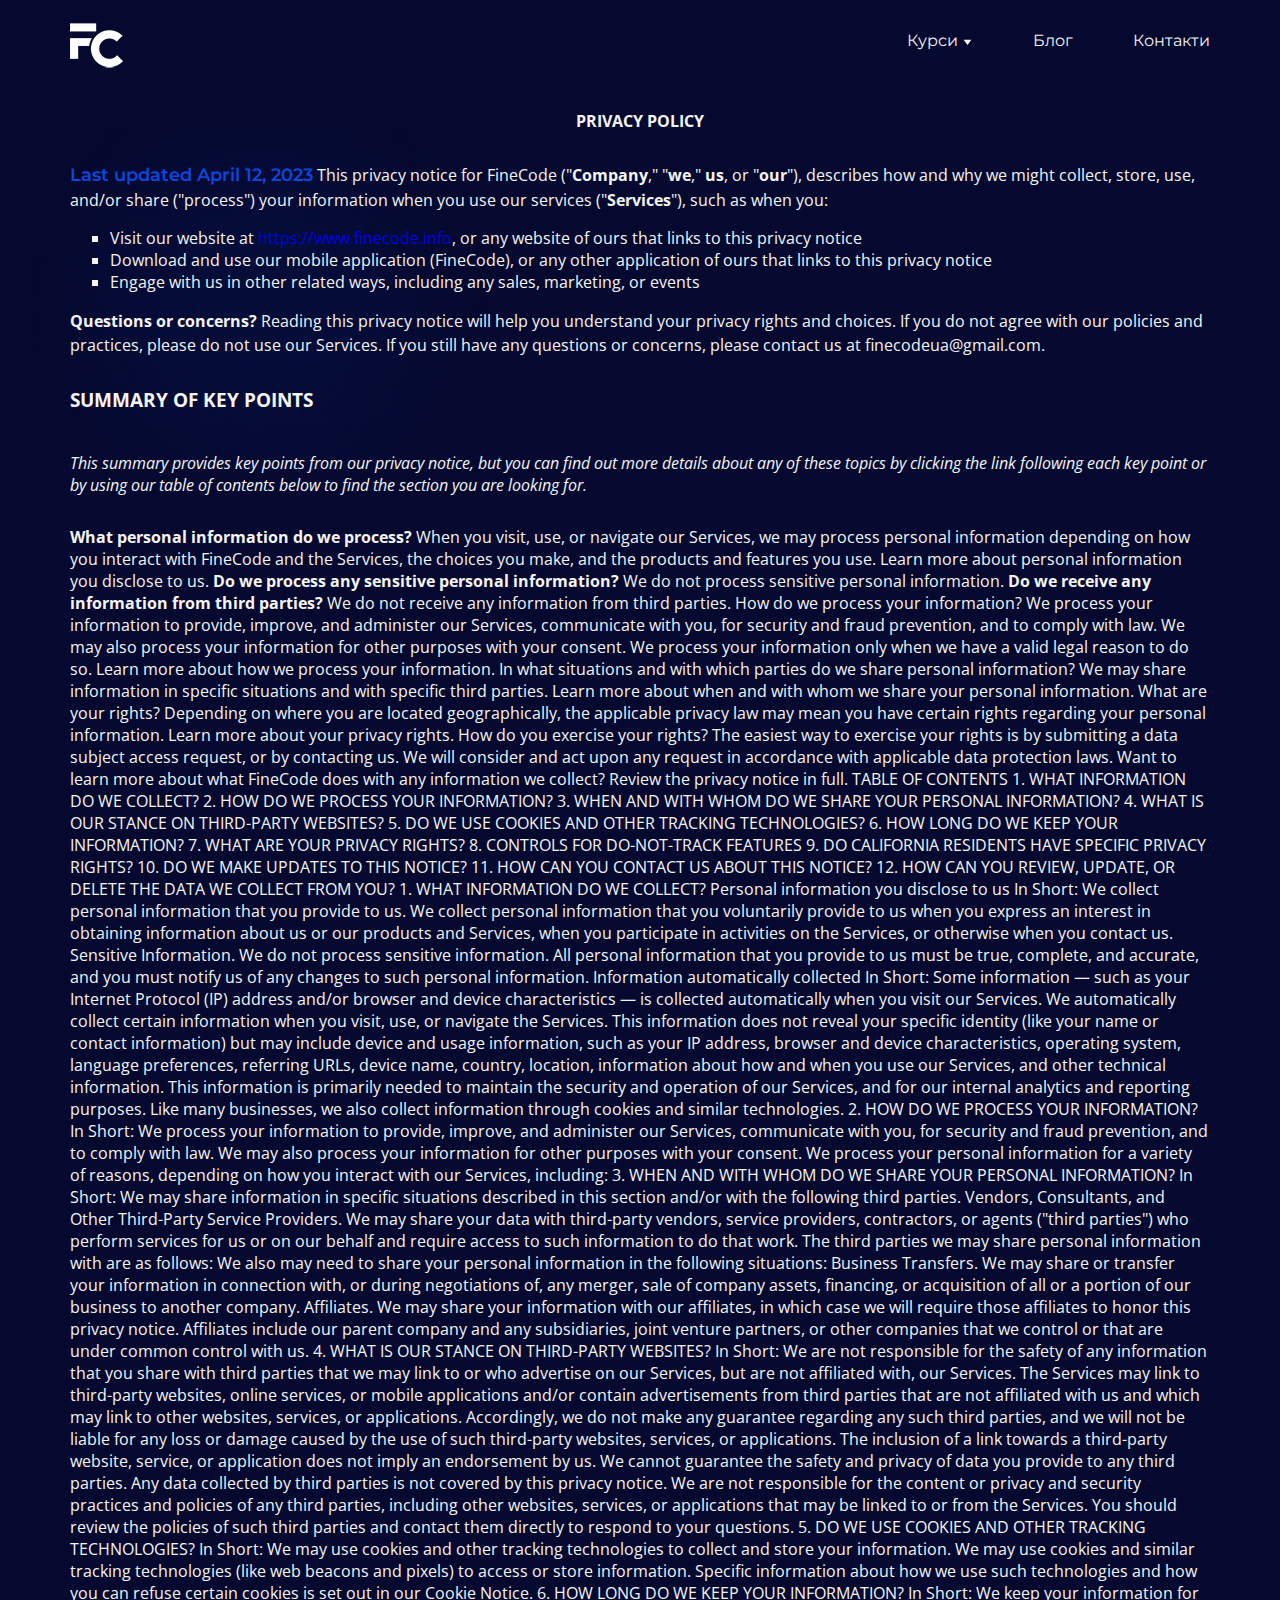
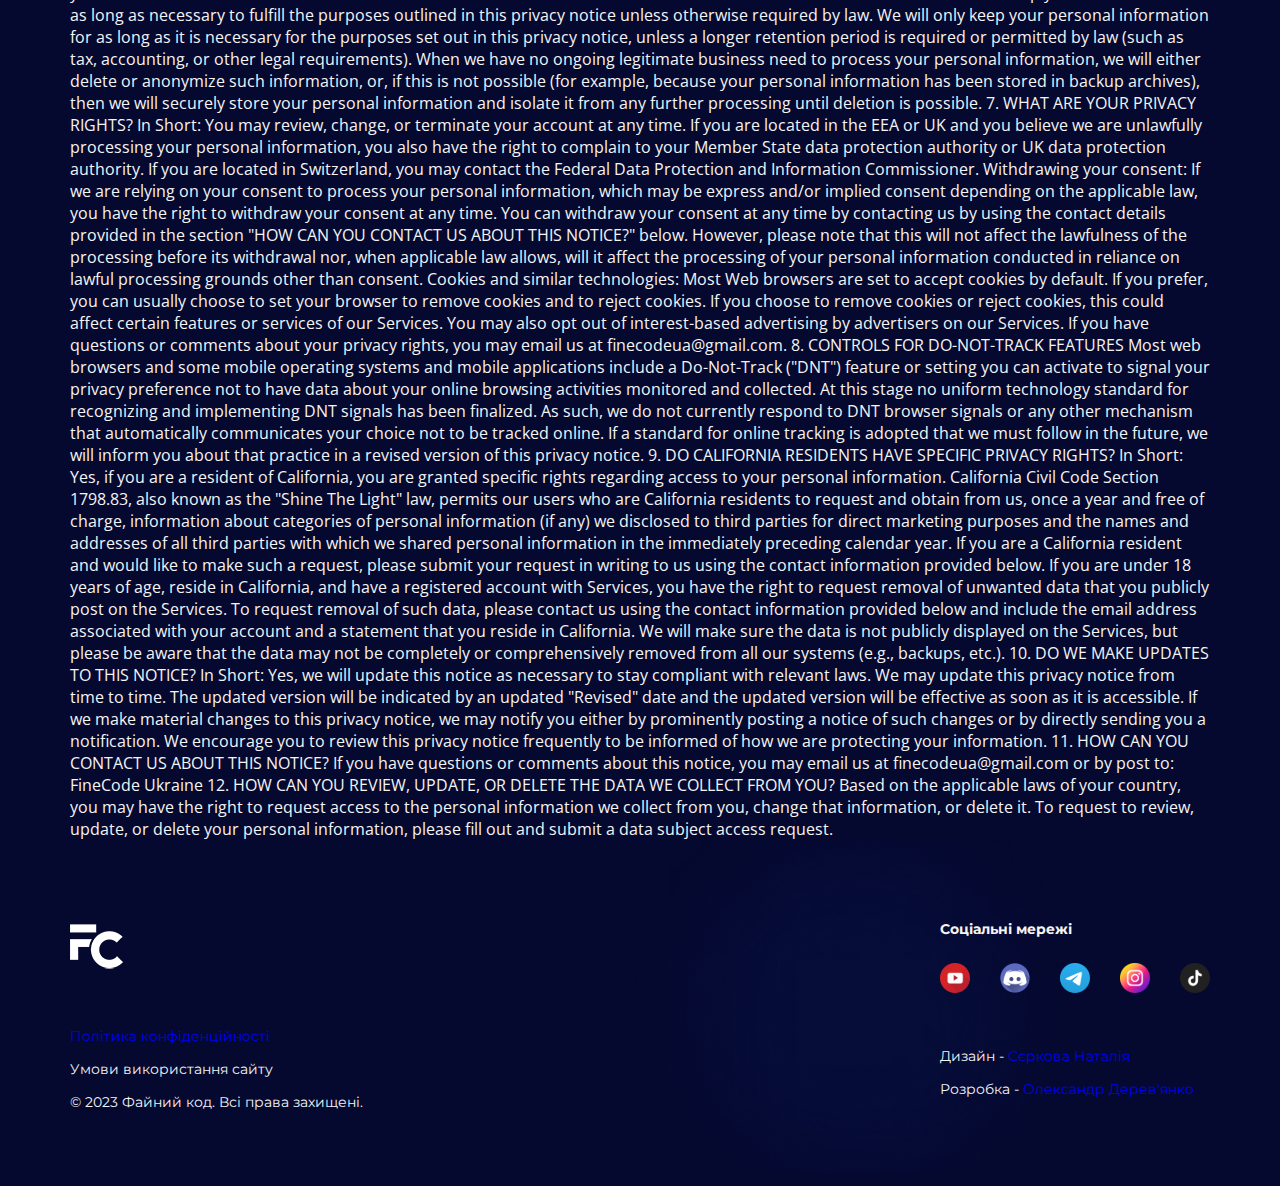
<file: sites/fineCode/privacy.html>
<!DOCTYPE html>
<html lang="ua">

<head>
    <meta charset="UTF-8">
    <meta http-equiv="X-UA-Compatible" content="IE=edge">
    <meta name="viewport" content="width=device-width, initial-scale=1.0">
    <link rel="icon" href="images/icon/favicon.webp" type="image/x-icon">
    <link rel="preconnect" href="https://fonts.googleapis.com">
    <link rel="preconnect" href="https://fonts.gstatic.com" crossorigin>
    <link href="https://fonts.googleapis.com/css2?family=Montserrat:wght@400;500&display=swap" rel="stylesheet">
    <link rel="stylesheet" href="css/style.min.css">
    <title>FineCode</title>
</head>

<body>
    <div class="wrapper">
        <header class="header">
            <div class="container">
                <div class="header__inner">
                    <a class="header__logo" href="index.html"><img src="images/icon/logo.webp" alt="logotype"></a>
                    <nav class="menu">
                        <ul class="header__menu">
                            <li class="header__menu-item">
                                <a class="header__menu-link header__menu-dropdown" href="#">
                                    Курси 
                                </a>
                                <ul class="header__secondmenu">
                        
                                    <li class="header__secondmenu-item">
                                        <a class="header__secondmenu-link" href="#">
                                            Мови програмування
                                        </a>
                                    </li>
                                    <li class="header__secondmenu-item">
                                        <a class="header__secondmenu-link" href="#">
                                            Python
                                        </a>
                                    </li>
                                    <li class="header__secondmenu-item">
                                        <a class="header__secondmenu-link" href="#">
                                            Java
                                        </a>
                                    </li>
                                    <li class="header__secondmenu-item">
                                        <a class="header__secondmenu-link" href="#">
                                            Web розробка  
                                        </a>
                                    </li>
                                    <li class="header__secondmenu-item">
                                        <a class="header__secondmenu-link" href="#">
                                            JavaScript
                                        </a>
                                    </li>
                                    <li class="header__secondmenu-item">
                                        <a class="header__secondmenu-link" href="#">
                                            Android розробка 
                                        </a>
                                    </li>
                                    <li class="header__secondmenu-item">
                                        <a class="header__secondmenu-link" href="#">
                                            C++
                                        </a>
                                    </li>
                                    <li class="header__secondmenu-item">
                                        <a class="header__secondmenu-link" href="#">
                                            C#
                                        </a>
                                    </li>
                                    <li class="header__secondmenu-item">
                                        <a class="header__secondmenu-link" href="#">
                                            Kotlin
                                        </a>
                                    </li>
                                    <li class="header__secondmenu-item">
                                        <a class="header__secondmenu-link" href="#">
                                            PHP
                                        </a>
                                    </li>
                                </ul>
                            </li>
                            <li class="header__menu-item">
                                <a class="header__menu-link" href="#">
                                    Блог
                                </a>
                            </li>
                            <li class="header__menu-item">
                                <a class="header__menu-link" href="#">
                                    Контакти
                                </a>
                            </li>
                        </ul>
                        <div class="mobile-menu">
                            <span class="mobile-menu__line "></span>
                            <span class="mobile-menu__line "></span>
                            <span class="mobile-menu__line "></span>
                        </div>
                        
                        <ul class="header__mobile">
                            <li class="header__mobile-item header__mobile-dropdown">
                                <a class="header__mobile-link " href="#">
                                    Курси 
                                </a>
                                <ul class="header-mobile__secondmenu">
                        
                                    <li class="header__secondmenu-item">
                                        <a class="header__secondmenu-link" href="#">
                                            Мови програмування
                                        </a>
                                    </li>
                                    <li class="header__secondmenu-item">
                                        <a class="header__secondmenu-link" href="#">
                                            Python
                                        </a>
                                    </li>
                                    <li class="header__secondmenu-item">
                                        <a class="header__secondmenu-link" href="#">
                                            Java
                                        </a>
                                    </li>
                                    <li class="header__secondmenu-item">
                                        <a class="header__secondmenu-link" href="#">
                                            Web розробка  
                                        </a>
                                    </li>
                                    <li class="header__secondmenu-item">
                                        <a class="header__secondmenu-link" href="#">
                                            JavaScript
                                        </a>
                                    </li>
                                    <li class="header__secondmenu-item">
                                        <a class="header__secondmenu-link" href="#">
                                            Android розробка 
                                        </a>
                                    </li>
                                    <li class="header__secondmenu-item">
                                        <a class="header__secondmenu-link" href="#">
                                            C++
                                        </a>
                                    </li>
                                    <li class="header__secondmenu-item">
                                        <a class="header__secondmenu-link" href="#">
                                            C#
                                        </a>
                                    </li>
                                    <li class="header__secondmenu-item">
                                        <a class="header__secondmenu-link" href="#">
                                            Kotlin
                                        </a>
                                    </li>
                                    <li class="header__secondmenu-item">
                                        <a class="header__secondmenu-link" href="#">
                                            PHP
                                        </a>
                                    </li>
                                </ul>
                            </li>
                            <li class="header__mobile-item">
                                <a class="header__mobile-link" href="#">
                                    Блог
                                </a>
                            </li>
                            <li class="header__mobile-item">
                                <a class="header__mobile-link" href="#">
                                    Контакти
                                </a>
                            </li>
                        </ul>
                    </nav>
                </div>
            </div>
        </header>
<main class="main">
    <div class="container">
        
        <h4 class="privacy__title">PRIVACY POLICY</h4>
        <span class="privacy__descr">Last updated April 12, 2023</span>

        This privacy notice for FineCode ("<span class="bold">Company</span>," "<span class="bold">we</span>," <span class="bold">us</span>, or "<span class="bold">our</span>"), describes how and why we might collect,
        store, use, and/or share ("process") your information when you use our services ("<span class="bold">Services</span>"), such as when you:
                <ul class="privacy__list">                            
                    <li class="privacy__list-item">Visit our website at <a href="https://www.finecode.info/" target="_blank">https://www.finecode.info</a>, or any website of ours
                        that links to this privacy notice</li>
                    <li class="privacy__list-item">Download and use our mobile application (FineCode), or any other application of ours that links to this privacy
                        notice</li>
                    <li class="privacy__list-item">Engage with us in other related ways, including any sales, marketing, or events</li>
                </ul>
        <p class="privacy__text"><span class="bold">Questions or concerns?</span> Reading this privacy notice will help you understand your privacy rights and choices. If
            you do not agree with our policies and practices, please do not use our Services. If you still have any
            questions or concerns, please contact us at finecodeua@gmail.com.</p>


        <h3 class="privacy__subtitle">SUMMARY OF KEY POINTS</h3>

        <span class="bold-italic">This summary provides key points from our privacy notice, but you can find out more details about any of these
            topics by clicking the link following each key point or by using our table of contents below to find the section
            you are looking for.</span>

        <span class="bold">What personal information do we process?</span> 
        When you visit, use, or navigate our Services, we may process personal
            information depending on how you interact with FineCode and the Services, the choices you make, and the products
            and features you use. Learn more about personal information you disclose to us.

        <span class="bold">Do we process any sensitive personal information?</span> 
        
            We do not process sensitive personal information.
        

        <span class="bold">Do we receive any information from third parties?</span>
        We do not receive any information from third parties.

        How do we process your information? We process your information to provide, improve, and administer our
        Services, communicate with you, for security and fraud prevention, and to comply with law. We may also process
        your information for other purposes with your consent. We process your information only when we have a valid
        legal reason to do so. Learn more about how we process your information.

        In what situations and with which parties do we share personal information? We may share information in specific
        situations and with specific third parties. Learn more about when and with whom we share your personal
        information.

        What are your rights? Depending on where you are located geographically, the applicable privacy law may mean you
        have certain rights regarding your personal information. Learn more about your privacy rights.

        How do you exercise your rights? The easiest way to exercise your rights is by submitting a data subject access
        request, or by contacting us. We will consider and act upon any request in accordance with applicable data
        protection laws.

        Want to learn more about what FineCode does with any information we collect? Review the privacy notice in full.


        TABLE OF CONTENTS

        1. WHAT INFORMATION DO WE COLLECT?
        2. HOW DO WE PROCESS YOUR INFORMATION?
        3. WHEN AND WITH WHOM DO WE SHARE YOUR PERSONAL INFORMATION?
        4. WHAT IS OUR STANCE ON THIRD-PARTY WEBSITES?
        5. DO WE USE COOKIES AND OTHER TRACKING TECHNOLOGIES?
        6. HOW LONG DO WE KEEP YOUR INFORMATION?
        7. WHAT ARE YOUR PRIVACY RIGHTS?
        8. CONTROLS FOR DO-NOT-TRACK FEATURES
        9. DO CALIFORNIA RESIDENTS HAVE SPECIFIC PRIVACY RIGHTS?
        10. DO WE MAKE UPDATES TO THIS NOTICE?
        11. HOW CAN YOU CONTACT US ABOUT THIS NOTICE?
        12. HOW CAN YOU REVIEW, UPDATE, OR DELETE THE DATA WE COLLECT FROM YOU?


        1. WHAT INFORMATION DO WE COLLECT?

        Personal information you disclose to us

        In Short: We collect personal information that you provide to us.

        We collect personal information that you voluntarily provide to us when you express an interest in obtaining
        information about us or our products and Services, when you participate in activities on the Services, or
        otherwise when you contact us.

        Sensitive Information. We do not process sensitive information.

        All personal information that you provide to us must be true, complete, and accurate, and you must notify us of
        any changes to such personal information.

        Information automatically collected

        In Short: Some information — such as your Internet Protocol (IP) address and/or browser and device
        characteristics — is collected automatically when you visit our Services.

        We automatically collect certain information when you visit, use, or navigate the Services. This information
        does not reveal your specific identity (like your name or contact information) but may include device and usage
        information, such as your IP address, browser and device characteristics, operating system, language
        preferences, referring URLs, device name, country, location, information about how and when you use our
        Services, and other technical information. This information is primarily needed to maintain the security and
        operation of our Services, and for our internal analytics and reporting purposes.

        Like many businesses, we also collect information through cookies and similar technologies.

        2. HOW DO WE PROCESS YOUR INFORMATION?

        In Short: We process your information to provide, improve, and administer our Services, communicate with you,
        for security and fraud prevention, and to comply with law. We may also process your information for other
        purposes with your consent.

        We process your personal information for a variety of reasons, depending on how you interact with our Services,
        including:





        3. WHEN AND WITH WHOM DO WE SHARE YOUR PERSONAL INFORMATION?

        In Short: We may share information in specific situations described in this section and/or with the following
        third parties.

        Vendors, Consultants, and Other Third-Party Service Providers. We may share your data with third-party vendors,
        service providers, contractors, or agents ("third parties") who perform services for us or on our behalf and
        require access to such information to do that work. The third parties we may share personal information with are
        as follows:

        We also may need to share your personal information in the following situations:
        Business Transfers. We may share or transfer your information in connection with, or during negotiations of, any
        merger, sale of company assets, financing, or acquisition of all or a portion of our business to another
        company.
        Affiliates. We may share your information with our affiliates, in which case we will require those affiliates to
        honor this privacy notice. Affiliates include our parent company and any subsidiaries, joint venture partners,
        or other companies that we control or that are under common control with us.

        4. WHAT IS OUR STANCE ON THIRD-PARTY WEBSITES?

        In Short: We are not responsible for the safety of any information that you share with third parties that we may
        link to or who advertise on our Services, but are not affiliated with, our Services.

        The Services may link to third-party websites, online services, or mobile applications and/or contain
        advertisements from third parties that are not affiliated with us and which may link to other websites,
        services, or applications. Accordingly, we do not make any guarantee regarding any such third parties, and we
        will not be liable for any loss or damage caused by the use of such third-party websites, services, or
        applications. The inclusion of a link towards a third-party website, service, or application does not imply an
        endorsement by us. We cannot guarantee the safety and privacy of data you provide to any third parties. Any data
        collected by third parties is not covered by this privacy notice. We are not responsible for the content or
        privacy and security practices and policies of any third parties, including other websites, services, or
        applications that may be linked to or from the Services. You should review the policies of such third parties
        and contact them directly to respond to your questions.

        5. DO WE USE COOKIES AND OTHER TRACKING TECHNOLOGIES?

        In Short: We may use cookies and other tracking technologies to collect and store your information.

        We may use cookies and similar tracking technologies (like web beacons and pixels) to access or store
        information. Specific information about how we use such technologies and how you can refuse certain cookies is
        set out in our Cookie Notice.

        6. HOW LONG DO WE KEEP YOUR INFORMATION?

        In Short: We keep your information for as long as necessary to fulfill the purposes outlined in this privacy
        notice unless otherwise required by law.

        We will only keep your personal information for as long as it is necessary for the purposes set out in this
        privacy notice, unless a longer retention period is required or permitted by law (such as tax, accounting, or
        other legal requirements).

        When we have no ongoing legitimate business need to process your personal information, we will either delete or
        anonymize such information, or, if this is not possible (for example, because your personal information has been
        stored in backup archives), then we will securely store your personal information and isolate it from any
        further processing until deletion is possible.

        7. WHAT ARE YOUR PRIVACY RIGHTS?

        In Short: You may review, change, or terminate your account at any time.

        If you are located in the EEA or UK and you believe we are unlawfully processing your personal information, you
        also have the right to complain to your Member State data protection authority or UK data protection authority.

        If you are located in Switzerland, you may contact the Federal Data Protection and Information Commissioner.

        Withdrawing your consent: If we are relying on your consent to process your personal information, which may be
        express and/or implied consent depending on the applicable law, you have the right to withdraw your consent at
        any time. You can withdraw your consent at any time by contacting us by using the contact details provided in
        the section "HOW CAN YOU CONTACT US ABOUT THIS NOTICE?" below.

        However, please note that this will not affect the lawfulness of the processing before its withdrawal nor, when
        applicable law allows, will it affect the processing of your personal information conducted in reliance on
        lawful processing grounds other than consent.

        Cookies and similar technologies: Most Web browsers are set to accept cookies by default. If you prefer, you can
        usually choose to set your browser to remove cookies and to reject cookies. If you choose to remove cookies or
        reject cookies, this could affect certain features or services of our Services. You may also opt out of
        interest-based advertising by advertisers on our Services.

        If you have questions or comments about your privacy rights, you may email us at finecodeua@gmail.com.

        8. CONTROLS FOR DO-NOT-TRACK FEATURES

        Most web browsers and some mobile operating systems and mobile applications include a Do-Not-Track ("DNT")
        feature or setting you can activate to signal your privacy preference not to have data about your online
        browsing activities monitored and collected. At this stage no uniform technology standard for recognizing and
        implementing DNT signals has been finalized. As such, we do not currently respond to DNT browser signals or any
        other mechanism that automatically communicates your choice not to be tracked online. If a standard for online
        tracking is adopted that we must follow in the future, we will inform you about that practice in a revised
        version of this privacy notice.

        9. DO CALIFORNIA RESIDENTS HAVE SPECIFIC PRIVACY RIGHTS?

        In Short: Yes, if you are a resident of California, you are granted specific rights regarding access to your
        personal information.

        California Civil Code Section 1798.83, also known as the "Shine The Light" law, permits our users who are
        California residents to request and obtain from us, once a year and free of charge, information about categories
        of personal information (if any) we disclosed to third parties for direct marketing purposes and the names and
        addresses of all third parties with which we shared personal information in the immediately preceding calendar
        year. If you are a California resident and would like to make such a request, please submit your request in
        writing to us using the contact information provided below.

        If you are under 18 years of age, reside in California, and have a registered account with Services, you have
        the right to request removal of unwanted data that you publicly post on the Services. To request removal of such
        data, please contact us using the contact information provided below and include the email address associated
        with your account and a statement that you reside in California. We will make sure the data is not publicly
        displayed on the Services, but please be aware that the data may not be completely or comprehensively removed
        from all our systems (e.g., backups, etc.).

        10. DO WE MAKE UPDATES TO THIS NOTICE?

        In Short: Yes, we will update this notice as necessary to stay compliant with relevant laws.

        We may update this privacy notice from time to time. The updated version will be indicated by an updated
        "Revised" date and the updated version will be effective as soon as it is accessible. If we make material
        changes to this privacy notice, we may notify you either by prominently posting a notice of such changes or by
        directly sending you a notification. We encourage you to review this privacy notice frequently to be informed of
        how we are protecting your information.

        11. HOW CAN YOU CONTACT US ABOUT THIS NOTICE?

        If you have questions or comments about this notice, you may email us at finecodeua@gmail.com or by post to:

        FineCode
        Ukraine

        12. HOW CAN YOU REVIEW, UPDATE, OR DELETE THE DATA WE COLLECT FROM YOU?

        Based on the applicable laws of your country, you may have the right to request access to the personal
        information we collect from you, change that information, or delete it. To request to review, update, or delete
        your personal information, please fill out and submit a data subject access request.
    </div>
</main>

<footer class="footer">

    <div class="container">

        <div class="footer__inner">

            

            <div class="footer__copy">

                <a class="footer__logo" href="index.html"><img src="images/icon/logo.webp" alt="logotype"></a>

                <p class="footer__privacy"><a target="_blank" href="privacy.html">Політика конфіденційності</a></p>

                <p class="footer__privacy">Умови використання сайту</p>

                <p class="footer__privacy">© 2023 Файний код. Всі права захищені.</p>

            </div>

            <div class="footer__social">

                <h4 class="footer__social-title">Соціальні мережі</h4>

                <ul class="footer__socmenu">

                    <li class="footer__socmenu-item">

                        <a class="footer__socmenu-link" target="_blank" href="https://www.youtube.com/@finecode_it">

                            <img src="images/social/youtube.svg" alt="youtube">

                        </a>

                    </li>

                    <li class="footer__socmenu-item">

                        <a class="footer__socmenu-link" target="_blank" href="https://discord.com/invite/vEF5ayRG4F">

                            <img src="images/social/discord.svg" alt="discord">

                        </a>

                    </li>

                    <li class="footer__socmenu-item">

                        <a class="footer__socmenu-link" target="_blank" href="https://t.me/finecodeua">

                            <img src="images/social/telegram.svg" alt="telegram">

                        </a>

                    </li>

                    <li class="footer__socmenu-item">

                        <a class="footer__socmenu-link" target="_blank" href="https://www.instagram.com/finecode.it/">

                            <img src="images/social/instagram.svg" alt="instagram">

                        </a>

                    </li>

                    <li class="footer__socmenu-item">

                        <a class="footer__socmenu-link" target="_blank" href="https://www.tiktok.com/@finecode.it">

                            <img src="images/social/tiktok.svg" alt="tiktok">

                        </a>

                    </li>

                </ul>

                <p class="footer__design-name">Дизайн - <a href="https://www.instagram.com/nataliia.sierkova/" target="_blank">Сєркова Наталія</a></p>


                <p class="footer__dev-name">Розробка - <a href="https://www.instagram.com/derevianko.olx/" target="_blank">Олександр Дерев'янко</a></p>

            </div>

        </div>

        <div class="footer__mobile">

            <div class="footer__social">

                <a class="footer__logo" href="index.html"><img src="images/icon/logo.webp" alt="logotype"></a>

                <h4 class="footer__social-title">Соціальні мережі</h4>

                <ul class="footer__socmenu">

                    <li class="footer__socmenu-item">

                        <a class="footer__socmenu-link" target="_blank" href="https://www.youtube.com/@finecode_it">

                            <img src="images/social/youtube.svg" alt="youtube">

                        </a>

                    </li>

                    <li class="footer__socmenu-item">

                        <a class="footer__socmenu-link" target="_blank" href="https://discord.com/invite/vEF5ayRG4F">

                            <img src="images/social/discord.svg" alt="discord">

                        </a>

                    </li>

                    <li class="footer__socmenu-item">

                        <a class="footer__socmenu-link" target="_blank" href="https://t.me/finecodeua">

                            <img src="images/social/telegram.svg" alt="telegram">

                        </a>

                    </li>

                    <li class="footer__socmenu-item">

                        <a class="footer__socmenu-link" target="_blank" href="https://www.instagram.com/finecode.it/">

                            <img src="images/social/instagram.svg" alt="instagram">

                        </a>

                    </li>

                    <li class="footer__socmenu-item">

                        <a class="footer__socmenu-link" target="_blank" href="https://www.tiktok.com/@finecode.it">

                            <img src="images/social/tiktok.svg" alt="tiktok">

                        </a>

                    </li>

                </ul>

            </div>

            <p class="footer__privacy"><a target="_blank" href="privacy.html">Політика конфіденційності</a></p>

            <p class="footer__privacy">Умови використання сайту</p>

            <p class="footer__design-name">Дизайн - <a href="https://www.instagram.com/nataliia.sierkova" target="_blank">Сєркова Наталія</a></p>

            <p class="footer__dev-name">Розробка - <a href="https://www.instagram.com/derevianko.olx/" target="_blank">Олександр Дерев'янко</a></p>

            <p class="footer__privacy">© 2023 Файний код. Всі права захищені.</p>



        </div>

    </div>

</footer>



</div>





<script src="js/main.min.js"></script>

</body>



</html>
</file>
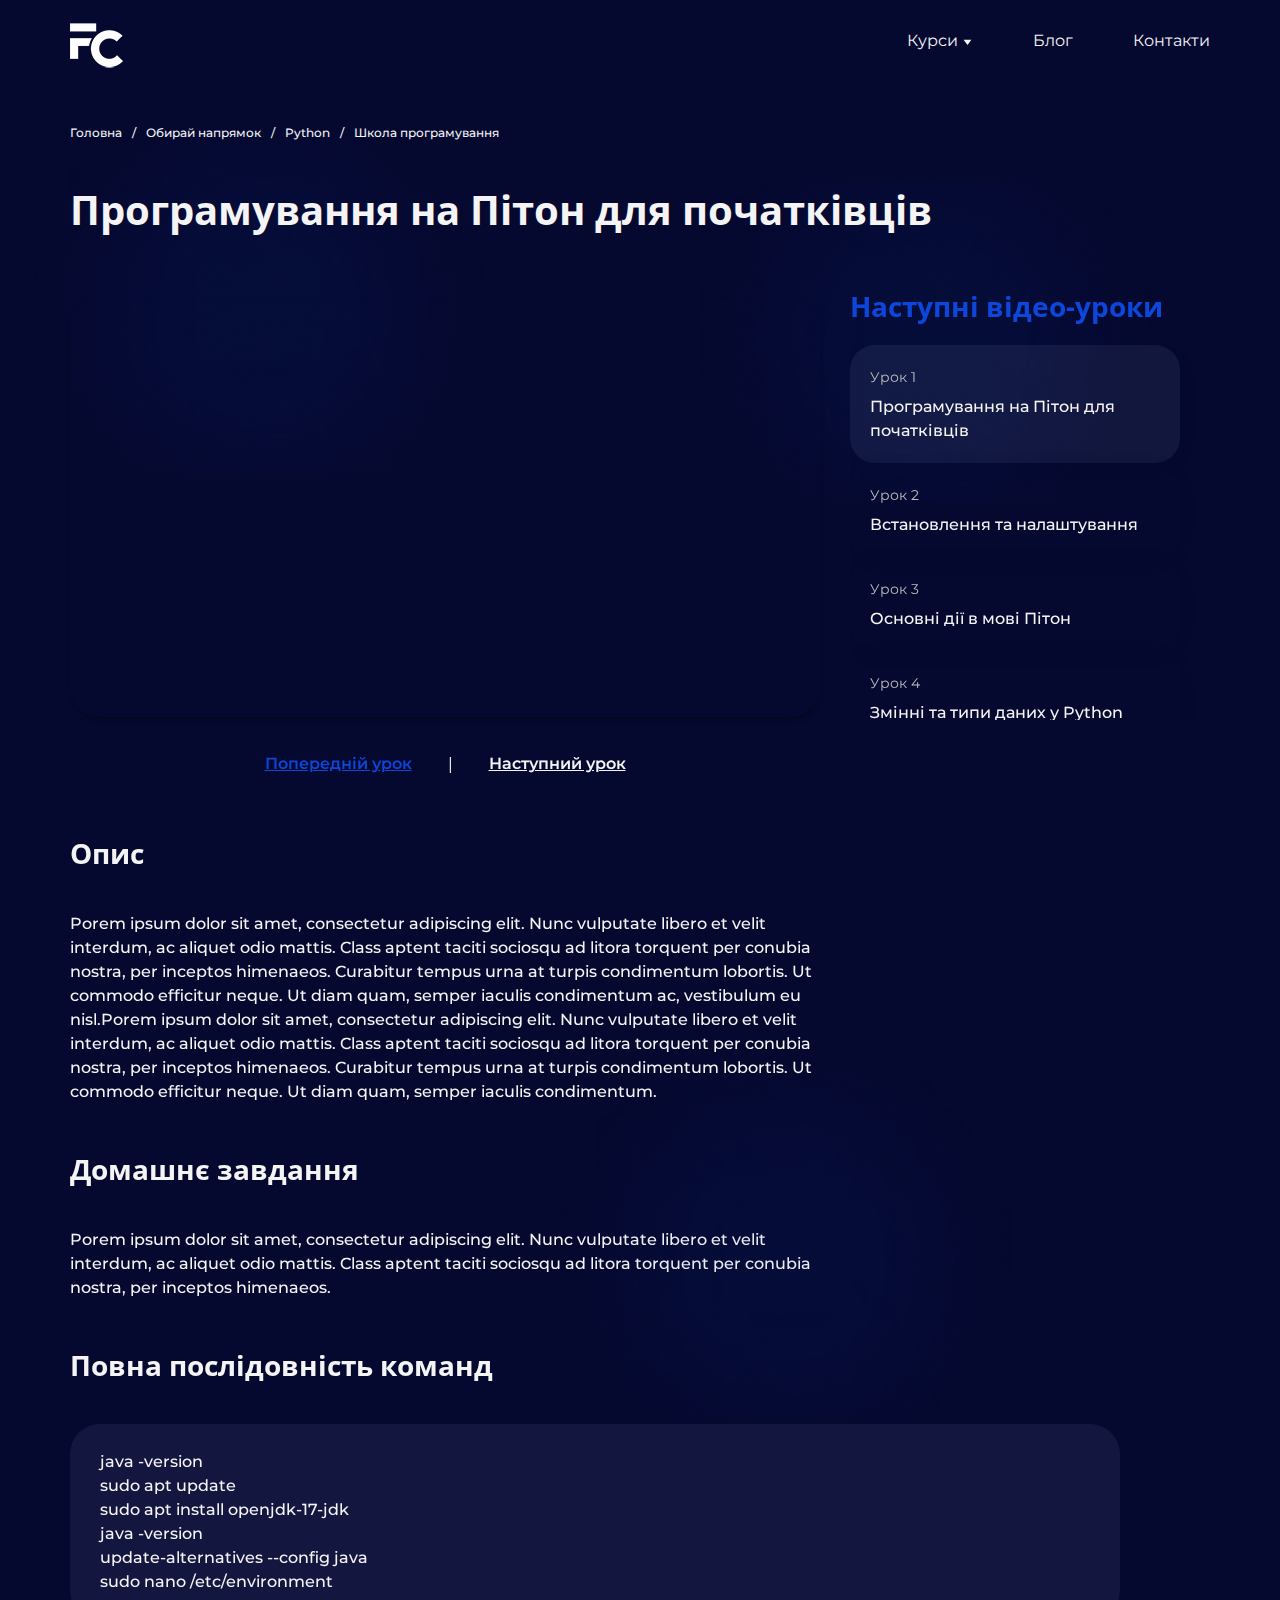
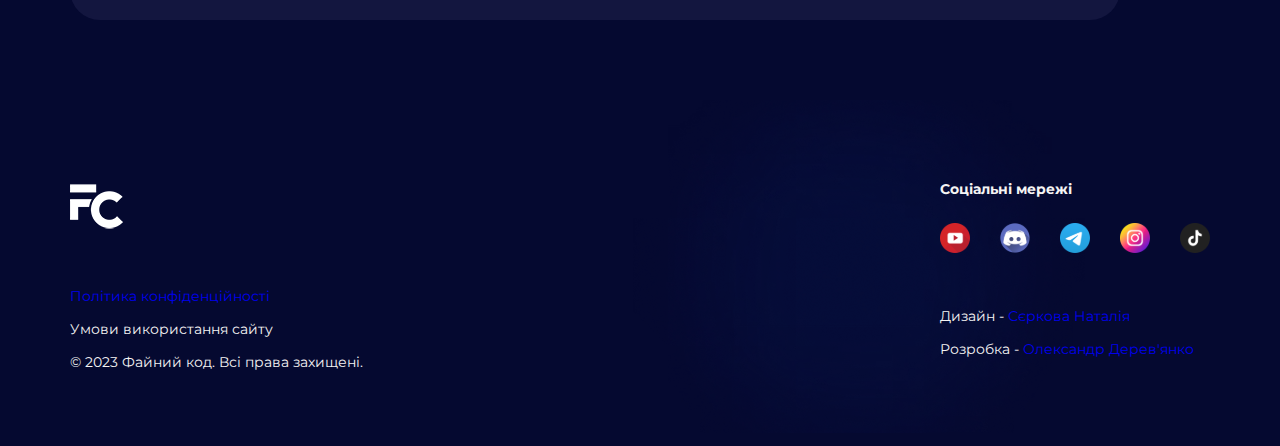
<file: sites/fineCode/python-school-programming.html>
<!DOCTYPE html>
<html lang="ua">

<head>
    <meta charset="UTF-8">
    <meta http-equiv="X-UA-Compatible" content="IE=edge">
    <meta name="viewport" content="width=device-width, initial-scale=1.0">
    <link rel="icon" href="images/icon/favicon.webp" type="image/x-icon">
    <link rel="preconnect" href="https://fonts.googleapis.com">
    <link rel="preconnect" href="https://fonts.gstatic.com" crossorigin>
    <link href="https://fonts.googleapis.com/css2?family=Montserrat:wght@400;500&display=swap" rel="stylesheet">
    <link rel="stylesheet" href="css/style.min.css">
    <title>FineCode</title>
</head>

<body>
    <div class="wrapper">
        <header class="header">
            <div class="container">
                <div class="header__inner">
                    <a class="header__logo" href="index.html"><img src="images/icon/logo.webp" alt="logotype"></a>
                    <nav class="menu">
                        <ul class="header__menu">
                            <li class="header__menu-item">
                                <a class="header__menu-link header__menu-dropdown" href="#">
                                    Курси 
                                </a>
                                <ul class="header__secondmenu">
                        
                                    <li class="header__secondmenu-item">
                                        <a class="header__secondmenu-link" href="#">
                                            Мови програмування
                                        </a>
                                    </li>
                                    <li class="header__secondmenu-item">
                                        <a class="header__secondmenu-link" href="#">
                                            Python
                                        </a>
                                    </li>
                                    <li class="header__secondmenu-item">
                                        <a class="header__secondmenu-link" href="#">
                                            Java
                                        </a>
                                    </li>
                                    <li class="header__secondmenu-item">
                                        <a class="header__secondmenu-link" href="#">
                                            Web розробка  
                                        </a>
                                    </li>
                                    <li class="header__secondmenu-item">
                                        <a class="header__secondmenu-link" href="#">
                                            JavaScript
                                        </a>
                                    </li>
                                    <li class="header__secondmenu-item">
                                        <a class="header__secondmenu-link" href="#">
                                            Android розробка 
                                        </a>
                                    </li>
                                    <li class="header__secondmenu-item">
                                        <a class="header__secondmenu-link" href="#">
                                            C++
                                        </a>
                                    </li>
                                    <li class="header__secondmenu-item">
                                        <a class="header__secondmenu-link" href="#">
                                            C#
                                        </a>
                                    </li>
                                    <li class="header__secondmenu-item">
                                        <a class="header__secondmenu-link" href="#">
                                            Kotlin
                                        </a>
                                    </li>
                                    <li class="header__secondmenu-item">
                                        <a class="header__secondmenu-link" href="#">
                                            PHP
                                        </a>
                                    </li>
                                </ul>
                            </li>
                            <li class="header__menu-item">
                                <a class="header__menu-link" href="#">
                                    Блог
                                </a>
                            </li>
                            <li class="header__menu-item">
                                <a class="header__menu-link" href="#">
                                    Контакти
                                </a>
                            </li>
                        </ul>
                        <div class="mobile-menu">
                            <span class="mobile-menu__line "></span>
                            <span class="mobile-menu__line "></span>
                            <span class="mobile-menu__line "></span>
                        </div>
                        
                        <ul class="header__mobile">
                            <li class="header__mobile-item header__mobile-dropdown">
                                <a class="header__mobile-link " href="#">
                                    Курси 
                                </a>
                                <ul class="header-mobile__secondmenu">
                        
                                    <li class="header__secondmenu-item">
                                        <a class="header__secondmenu-link" href="#">
                                            Мови програмування
                                        </a>
                                    </li>
                                    <li class="header__secondmenu-item">
                                        <a class="header__secondmenu-link" href="#">
                                            Python
                                        </a>
                                    </li>
                                    <li class="header__secondmenu-item">
                                        <a class="header__secondmenu-link" href="#">
                                            Java
                                        </a>
                                    </li>
                                    <li class="header__secondmenu-item">
                                        <a class="header__secondmenu-link" href="#">
                                            Web розробка  
                                        </a>
                                    </li>
                                    <li class="header__secondmenu-item">
                                        <a class="header__secondmenu-link" href="#">
                                            JavaScript
                                        </a>
                                    </li>
                                    <li class="header__secondmenu-item">
                                        <a class="header__secondmenu-link" href="#">
                                            Android розробка 
                                        </a>
                                    </li>
                                    <li class="header__secondmenu-item">
                                        <a class="header__secondmenu-link" href="#">
                                            C++
                                        </a>
                                    </li>
                                    <li class="header__secondmenu-item">
                                        <a class="header__secondmenu-link" href="#">
                                            C#
                                        </a>
                                    </li>
                                    <li class="header__secondmenu-item">
                                        <a class="header__secondmenu-link" href="#">
                                            Kotlin
                                        </a>
                                    </li>
                                    <li class="header__secondmenu-item">
                                        <a class="header__secondmenu-link" href="#">
                                            PHP
                                        </a>
                                    </li>
                                </ul>
                            </li>
                            <li class="header__mobile-item">
                                <a class="header__mobile-link" href="#">
                                    Блог
                                </a>
                            </li>
                            <li class="header__mobile-item">
                                <a class="header__mobile-link" href="#">
                                    Контакти
                                </a>
                            </li>
                        </ul>
                    </nav>
                </div>
            </div>
        </header>
<main class="main">
    <div class="container">
        <p class="breadcrumbs"><a class="breadcrumbs-link first-link" href="index.html">Головна</a><a
                class="breadcrumbs-link" href="direction.html">Обирай напрямок</a><a class="breadcrumbs-link"
                href="python.html">Python</a><a class="breadcrumbs-link" href="python-school-programming.html">Школа
                програмування</a>
        </p>


        <div class="video-lesson">

            <div class="video-content">
                <div class="video-lesson__item active" id="tab1">
                    <h4 class="video-lesson__title">
                        Програмування на Пітон для початківців
                    </h4>
                    <iframe class="video__item" width="750" height="420"
                        src="https://www.youtube.com/embed/IyHTJTLqkCA?si=y91sTzh3oju5Pwfe" title="YouTube video player"
                        frameborder="0"
                        allow="accelerometer; autoplay; clipboard-write; encrypted-media; gyroscope; picture-in-picture; web-share"
                        allowfullscreen></iframe>
                    <div class="video__buttons">
                        <a class="video-prev video-btn" href="#">Попередній урок</a>
                        <span>|</span>
                        <a class="video-next video-btn" href="#">Наступний урок</a>
                    </div>
                    <div class="video-descr">
                        <h5 class="lesson-title">
                            Опис
                        </h5>
                        <p class="lesson-descr">
                            Porem ipsum dolor sit amet, consectetur adipiscing elit. Nunc vulputate libero et velit
                            interdum, ac aliquet odio mattis. Class aptent taciti sociosqu ad litora torquent per conubia
                            nostra, per inceptos himenaeos. Curabitur tempus urna at turpis condimentum lobortis. Ut commodo
                            efficitur neque. Ut diam quam, semper iaculis condimentum ac, vestibulum eu nisl.Porem ipsum
                            dolor sit amet, consectetur adipiscing elit. Nunc vulputate libero et velit interdum, ac aliquet
                            odio mattis. Class aptent taciti sociosqu ad litora torquent per conubia nostra, per inceptos
                            himenaeos. Curabitur tempus urna at turpis condimentum lobortis. Ut commodo efficitur neque. Ut
                            diam quam, semper iaculis condimentum.
                        </p>
                        <h5 class="lesson-title">
                            Домашнє завдання
                        </h5>
                        <p class="lesson-descr">Porem ipsum dolor sit amet, consectetur adipiscing elit. Nunc vulputate libero et velit interdum, ac aliquet odio mattis. Class aptent taciti sociosqu ad litora torquent per conubia nostra, per inceptos himenaeos.   
                        </p>
                        <h5 class="lesson-title">
                            Повна послідовність команд
                        </h5>
                        <p class="lesson-quote">
                            <span>java -version </span>
                            <span>sudo apt update</span>
                            <span>sudo apt install openjdk-17-jdk</span>
                            <span>java -version</span>
                            <span>update-alternatives --config java</span>
                            <span>sudo nano /etc/environment</span>
                        </p>
                    </div>    
                </div>
                <div class="video-lesson__item" id="tab2">                    <h4 class="video-lesson__title">
                    Встановлення та налаштування
                </h4>
                <iframe class="video__item" width="750" height="420" src="https://www.youtube.com/embed/eGlblxxeyf8?si=nLXPRqyiQ1mejimw" title="YouTube video player" frameborder="0" allow="accelerometer; autoplay; clipboard-write; encrypted-media; gyroscope; picture-in-picture; web-share" allowfullscreen></iframe>
                <div class="video__buttons">
                    <a class="video-prev video-btn" href="#">Попередній урок</a>
                    <span>|</span>
                    <a class="video-next video-btn" href="#">Наступний урок</a>
                </div>
                <div class="video-descr">
                    <h5 class="lesson-title">
                        Опис
                    </h5>
                    <p class="lesson-descr">
                        Porem ipsum dolor sit amet, consectetur adipiscing elit. Nunc vulputate libero et velit
                        interdum, ac aliquet odio mattis. Class aptent taciti sociosqu ad litora torquent per conubia
                        nostra, per inceptos himenaeos. Curabitur tempus urna at turpis condimentum lobortis. Ut commodo
                        efficitur neque. Ut diam quam, semper iaculis condimentum ac, vestibulum eu nisl.Porem ipsum
                        dolor sit amet, consectetur adipiscing elit. Nunc vulputate libero et velit interdum, ac aliquet
                        odio mattis. Class aptent taciti sociosqu ad litora torquent per conubia nostra, per inceptos
                        himenaeos. Curabitur tempus urna at turpis condimentum lobortis. Ut commodo efficitur neque. Ut
                        diam quam, semper iaculis condimentum.
                    </p>
                    <h5 class="lesson-title">
                        Домашнє завдання
                    </h5>
                    <p class="lesson-descr">Porem ipsum dolor sit amet, consectetur adipiscing elit. Nunc vulputate libero et velit interdum, ac aliquet odio mattis. Class aptent taciti sociosqu ad litora torquent per conubia nostra, per inceptos himenaeos.   
                    </p>
                    <h5 class="lesson-title">
                        Повна послідовність команд
                    </h5>
                    <p class="lesson-quote">
                        <span>java -version </span>
                        <span>sudo apt update</span>
                        <span>sudo apt install openjdk-17-jdk</span>
                        <span>java -version</span>
                        <span>update-alternatives --config java</span>
                        <span>sudo nano /etc/environment</span>
                    </p>
                </div>    </div>
                <div class="video-lesson__item" id="tab3">                    <h4 class="video-lesson__title">
                    Основні дії в мові Пітон
                </h4>
                <iframe class="video__item" width="750" height="420" src="https://www.youtube.com/embed/_guiWihWnjI?si=tb8iYENKl0lvBUfx" title="YouTube video player" frameborder="0" allow="accelerometer; autoplay; clipboard-write; encrypted-media; gyroscope; picture-in-picture; web-share" allowfullscreen></iframe>
                <div class="video__buttons">
                    <a class="video-prev video-btn" href="#">Попередній урок</a>
                    <span>|</span>
                    <a class="video-next video-btn" href="#">Наступний урок</a>
                </div>
                <div class="video-descr">
                    <h5 class="lesson-title">
                        Опис
                    </h5>
                    <p class="lesson-descr">
                        Porem ipsum dolor sit amet, consectetur adipiscing elit. Nunc vulputate libero et velit
                        interdum, ac aliquet odio mattis. Class aptent taciti sociosqu ad litora torquent per conubia
                        nostra, per inceptos himenaeos. Curabitur tempus urna at turpis condimentum lobortis. Ut commodo
                        efficitur neque. Ut diam quam, semper iaculis condimentum ac, vestibulum eu nisl.Porem ipsum
                        dolor sit amet, consectetur adipiscing elit. Nunc vulputate libero et velit interdum, ac aliquet
                        odio mattis. Class aptent taciti sociosqu ad litora torquent per conubia nostra, per inceptos
                        himenaeos. Curabitur tempus urna at turpis condimentum lobortis. Ut commodo efficitur neque. Ut
                        diam quam, semper iaculis condimentum.
                    </p>
                    <h5 class="lesson-title">
                        Домашнє завдання
                    </h5>
                    <p class="lesson-descr">Porem ipsum dolor sit amet, consectetur adipiscing elit. Nunc vulputate libero et velit interdum, ac aliquet odio mattis. Class aptent taciti sociosqu ad litora torquent per conubia nostra, per inceptos himenaeos.   
                    </p>
                    <h5 class="lesson-title">
                        Повна послідовність команд
                    </h5>
                    <p class="lesson-quote">
                        <span>java -version </span>
                        <span>sudo apt update</span>
                        <span>sudo apt install openjdk-17-jdk</span>
                        <span>java -version</span>
                        <span>update-alternatives --config java</span>
                        <span>sudo nano /etc/environment</span>
                    </p>
                </div>    </div>
                <div class="video-lesson__item" id="tab4">                    <h4 class="video-lesson__title">
                    Змінні та типи даних у Python
                </h4>
                <iframe class="video__item" width="750" height="420" src="https://www.youtube.com/embed/E_w7bO1peVk?si=hfmkd6JOHllY9sx0" title="YouTube video player" frameborder="0" allow="accelerometer; autoplay; clipboard-write; encrypted-media; gyroscope; picture-in-picture; web-share" allowfullscreen></iframe>
                <div class="video__buttons">
                    <a class="video-prev video-btn" href="#">Попередній урок</a>
                    <span>|</span>
                    <a class="video-next video-btn" href="#">Наступний урок</a>
                </div>
                <div class="video-descr">
                    <h5 class="lesson-title">
                        Опис
                    </h5>
                    <p class="lesson-descr">
                        Porem ipsum dolor sit amet, consectetur adipiscing elit. Nunc vulputate libero et velit
                        interdum, ac aliquet odio mattis. Class aptent taciti sociosqu ad litora torquent per conubia
                        nostra, per inceptos himenaeos. Curabitur tempus urna at turpis condimentum lobortis. Ut commodo
                        efficitur neque. Ut diam quam, semper iaculis condimentum ac, vestibulum eu nisl.Porem ipsum
                        dolor sit amet, consectetur adipiscing elit. Nunc vulputate libero et velit interdum, ac aliquet
                        odio mattis. Class aptent taciti sociosqu ad litora torquent per conubia nostra, per inceptos
                        himenaeos. Curabitur tempus urna at turpis condimentum lobortis. Ut commodo efficitur neque. Ut
                        diam quam, semper iaculis condimentum.
                    </p>
                    <h5 class="lesson-title">
                        Домашнє завдання
                    </h5>
                    <p class="lesson-descr">Porem ipsum dolor sit amet, consectetur adipiscing elit. Nunc vulputate libero et velit interdum, ac aliquet odio mattis. Class aptent taciti sociosqu ad litora torquent per conubia nostra, per inceptos himenaeos.   
                    </p>
                    <h5 class="lesson-title">
                        Повна послідовність команд
                    </h5>
                    <p class="lesson-quote">
                        <span>java -version </span>
                        <span>sudo apt update</span>
                        <span>sudo apt install openjdk-17-jdk</span>
                        <span>java -version</span>
                        <span>update-alternatives --config java</span>
                        <span>sudo nano /etc/environment</span>
                    </p>
                </div>    </div>
                <div class="video-lesson__item" id="tab5">                    <h4 class="video-lesson__title">
                    Умовні конструкції (if-else)
                </h4>
                <iframe class="video__item" width="750" height="420" src="https://www.youtube.com/embed/On6BG3nlQhk?si=_unQIKVKOhz5r1CX" title="YouTube video player" frameborder="0" allow="accelerometer; autoplay; clipboard-write; encrypted-media; gyroscope; picture-in-picture; web-share" allowfullscreen></iframe>
                <div class="video__buttons">
                    <a class="video-prev video-btn" href="#">Попередній урок</a>
                    <span>|</span>
                    <a class="video-next video-btn" href="#">Наступний урок</a>
                </div>
                <div class="video-descr">
                    <h5 class="lesson-title">
                        Опис
                    </h5>
                    <p class="lesson-descr">
                        Porem ipsum dolor sit amet, consectetur adipiscing elit. Nunc vulputate libero et velit
                        interdum, ac aliquet odio mattis. Class aptent taciti sociosqu ad litora torquent per conubia
                        nostra, per inceptos himenaeos. Curabitur tempus urna at turpis condimentum lobortis. Ut commodo
                        efficitur neque. Ut diam quam, semper iaculis condimentum ac, vestibulum eu nisl.Porem ipsum
                        dolor sit amet, consectetur adipiscing elit. Nunc vulputate libero et velit interdum, ac aliquet
                        odio mattis. Class aptent taciti sociosqu ad litora torquent per conubia nostra, per inceptos
                        himenaeos. Curabitur tempus urna at turpis condimentum lobortis. Ut commodo efficitur neque. Ut
                        diam quam, semper iaculis condimentum.
                    </p>
                    <h5 class="lesson-title">
                        Домашнє завдання
                    </h5>
                    <p class="lesson-descr">Porem ipsum dolor sit amet, consectetur adipiscing elit. Nunc vulputate libero et velit interdum, ac aliquet odio mattis. Class aptent taciti sociosqu ad litora torquent per conubia nostra, per inceptos himenaeos.   
                    </p>
                    <h5 class="lesson-title">
                        Повна послідовність команд
                    </h5>
                    <p class="lesson-quote">
                        <span>java -version </span>
                        <span>sudo apt update</span>
                        <span>sudo apt install openjdk-17-jdk</span>
                        <span>java -version</span>
                        <span>update-alternatives --config java</span>
                        <span>sudo nano /etc/environment</span>
                    </p>
                </div>    
            </div>
            </div>
            <ul class="lesson-list">
                <h4 class="lesson-list__title">Наступні відео-уроки</h4>
                <div class="lesson-list__nav">
                    <li class="lesson-list__item tab-item active" data-tab="tab1"><span class="lesson-number__item">Урок
                        1</span><br>
                    <span class="lesson-title__item">Програмування на Пітон для початківців</span>
                </li>
                <li class="lesson-list__item tab-item" data-tab="tab2"><span class="lesson-number__item">Урок
                        2</span><br>
                    <span class="lesson-title__item">Встановлення та налаштування</span>
                </li>
                <li class="lesson-list__item tab-item" data-tab="tab3"><span class="lesson-number__item">Урок
                        3</span><br>
                    <span class="lesson-title__item">Основні дії в мові Пітон</span>
                </li>
                <li class="lesson-list__item tab-item" data-tab="tab4"><span class="lesson-number__item">Урок
                        4</span><br>
                    <span class="lesson-title__item">Змінні та типи даних у Python</span>
                </li>
                <li class="lesson-list__item tab-item" data-tab="tab5"><span class="lesson-number__item">Урок
                    5</span><br>
                <span class="lesson-title__item">Умовні конструкції (if-else)</span>
            </li>
                </div>
            </ul>
        </div>




    </div>
</main>

<footer class="footer">
    <div class="container">
        <div class="footer__inner">
            
            <div class="footer__copy">
                <a class="footer__logo" href="index.html"><img src="images/icon/logo.webp" alt="logotype"></a>
                <p class="footer__privacy"><a target="_blank" href="privacy.html">Політика конфіденційності</a></p>
                <p class="footer__privacy">Умови використання сайту</p>
                <p class="footer__privacy">© 2023 Файний код. Всі права захищені.</p>
            </div>
            <div class="footer__social">
                <h4 class="footer__social-title">Соціальні мережі</h4>
                <ul class="footer__socmenu">
                    <li class="footer__socmenu-item">
                        <a class="footer__socmenu-link" target="_blank" href="https://www.youtube.com/@finecode_it">
                            <img src="images/social/youtube.svg" alt="youtube">
                        </a>
                    </li>
                    <li class="footer__socmenu-item">
                        <a class="footer__socmenu-link" target="_blank" href="https://discord.com/invite/vEF5ayRG4F">
                            <img src="images/social/discord.svg" alt="discord">
                        </a>
                    </li>
                    <li class="footer__socmenu-item">
                        <a class="footer__socmenu-link" target="_blank" href="https://t.me/finecodeua">
                            <img src="images/social/telegram.svg" alt="telegram">
                        </a>
                    </li>
                    <li class="footer__socmenu-item">
                        <a class="footer__socmenu-link" target="_blank" href="https://www.instagram.com/finecode.it/">
                            <img src="images/social/instagram.svg" alt="instagram">
                        </a>
                    </li>
                    <li class="footer__socmenu-item">
                        <a class="footer__socmenu-link" target="_blank" href="https://www.tiktok.com/@finecode.it">
                            <img src="images/social/tiktok.svg" alt="tiktok">
                        </a>
                    </li>
                </ul>
                <p class="footer__design-name">Дизайн - <a href="https://www.instagram.com/nataliia.sierkova/" target="_blank">Сєркова Наталія</a></p>


                <p class="footer__dev-name">Розробка - <a href="https://www.instagram.com/derevianko.olx/" target="_blank">Олександр Дерев'янко</a></p>
            </div>
        </div>
        <div class="footer__mobile">
            <div class="footer__social">
                <a class="footer__logo" href="index.html"><img src="images/icon/logo.webp" alt="logotype"></a>
                <h4 class="footer__social-title">Соціальні мережі</h4>
                <ul class="footer__socmenu">
                    <li class="footer__socmenu-item">
                        <a class="footer__socmenu-link" target="_blank" href="https://www.youtube.com/@finecode_it">
                            <img src="images/social/youtube.svg" alt="youtube">
                        </a>
                    </li>
                    <li class="footer__socmenu-item">
                        <a class="footer__socmenu-link" target="_blank" href="https://discord.com/invite/vEF5ayRG4F">
                            <img src="images/social/discord.svg" alt="discord">
                        </a>
                    </li>
                    <li class="footer__socmenu-item">
                        <a class="footer__socmenu-link" target="_blank" href="https://t.me/finecodeua">
                            <img src="images/social/telegram.svg" alt="telegram">
                        </a>
                    </li>
                    <li class="footer__socmenu-item">
                        <a class="footer__socmenu-link" target="_blank" href="https://www.instagram.com/finecode.it/">
                            <img src="images/social/instagram.svg" alt="instagram">
                        </a>
                    </li>
                    <li class="footer__socmenu-item">
                        <a class="footer__socmenu-link" target="_blank" href="https://www.tiktok.com/@finecode.it">
                            <img src="images/social/tiktok.svg" alt="tiktok">
                        </a>
                    </li>
                </ul>
            </div>
            <p class="footer__privacy"><a target="_blank" href="privacy.html">Політика конфіденційності</a></p>
            <p class="footer__privacy">Умови використання сайту</p>
            <p class="footer__design-name">Дизайн - <a href="https://www.instagram.com/nataliia.sierkova" target="_blank">Сєркова Наталія</a></p>
            <p class="footer__dev-name">Розробка - <a href="https://www.instagram.com/derevianko.olx/" target="_blank">Олександр Дерев'янко</a></p>
            <p class="footer__privacy">© 2023 Файний код. Всі права захищені.</p>

        </div>
    </div>
</footer>

</div>


<script src="js/main.min.js"></script>
</body>

</html>
</file>
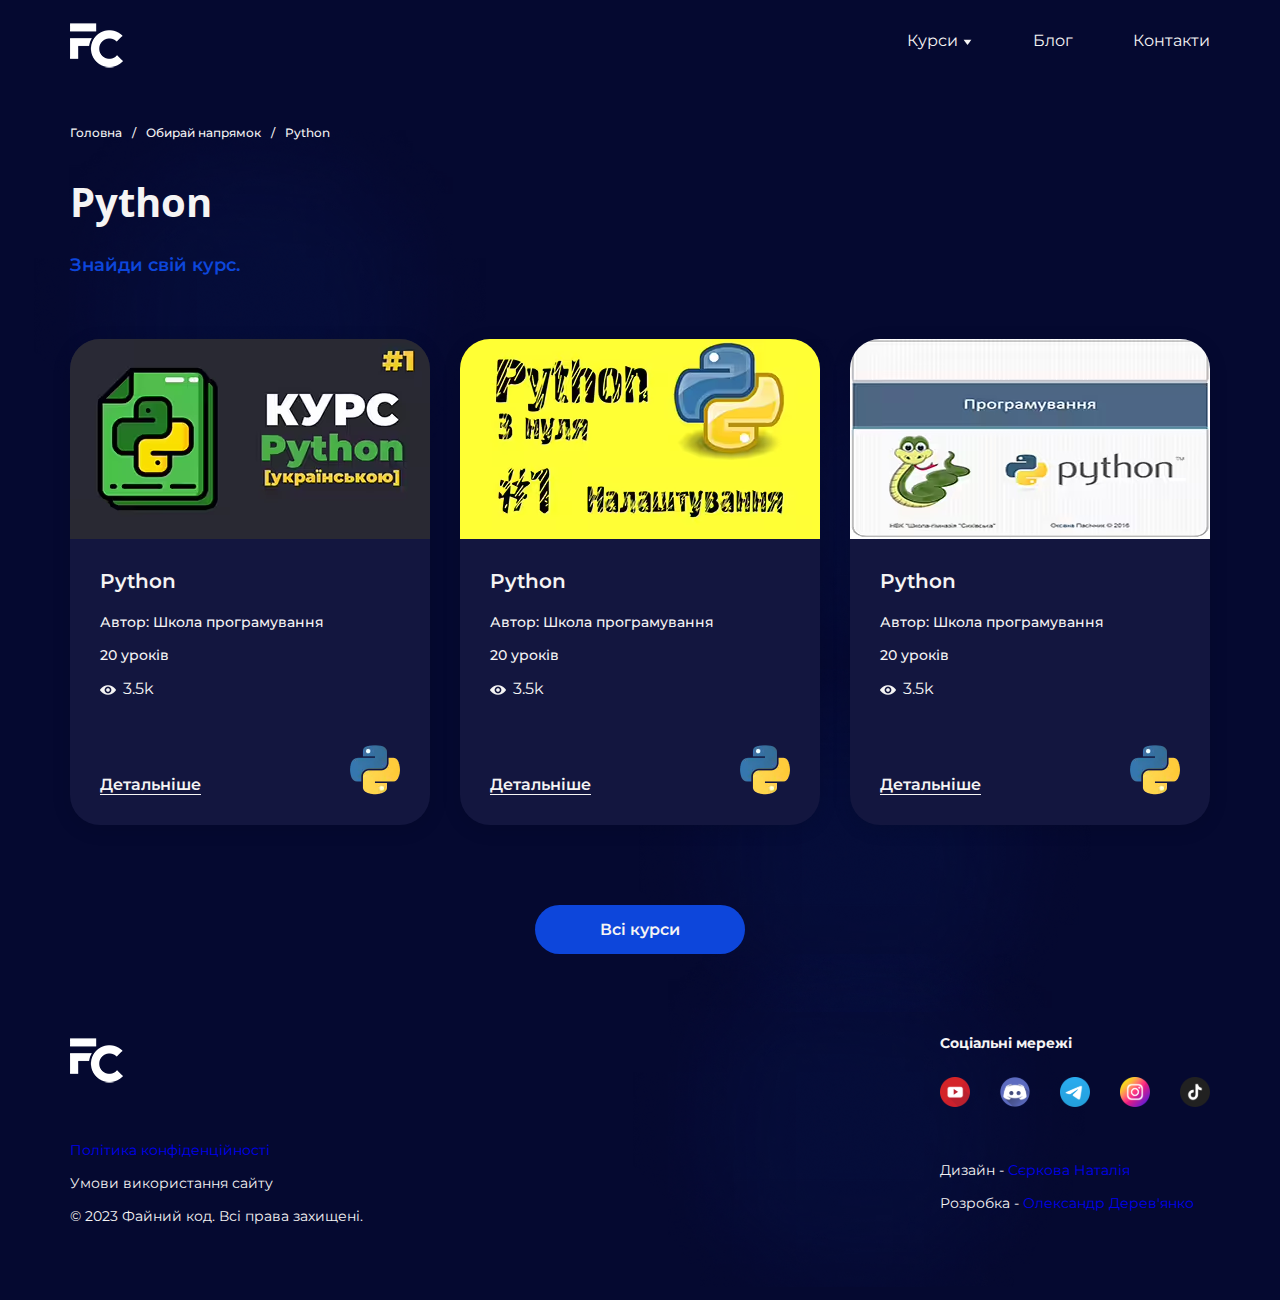
<file: sites/fineCode/python.html>
<!DOCTYPE html>
<html lang="ua">

<head>
    <meta charset="UTF-8">
    <meta http-equiv="X-UA-Compatible" content="IE=edge">
    <meta name="viewport" content="width=device-width, initial-scale=1.0">
    <link rel="icon" href="images/icon/favicon.webp" type="image/x-icon">
    <link rel="preconnect" href="https://fonts.googleapis.com">
    <link rel="preconnect" href="https://fonts.gstatic.com" crossorigin>
    <link href="https://fonts.googleapis.com/css2?family=Montserrat:wght@400;500&display=swap" rel="stylesheet">
    <link rel="stylesheet" href="css/style.min.css">
    <title>FineCode</title>
</head>

<body>
    <div class="wrapper">
        <header class="header">
            <div class="container">
                <div class="header__inner">
                    <a class="header__logo" href="index.html"><img src="images/icon/logo.webp" alt="logotype"></a>
                    <nav class="menu">
                        <ul class="header__menu">
                            <li class="header__menu-item">
                                <a class="header__menu-link header__menu-dropdown" href="#">
                                    Курси 
                                </a>
                                <ul class="header__secondmenu">
                        
                                    <li class="header__secondmenu-item">
                                        <a class="header__secondmenu-link" href="#">
                                            Мови програмування
                                        </a>
                                    </li>
                                    <li class="header__secondmenu-item">
                                        <a class="header__secondmenu-link" href="#">
                                            Python
                                        </a>
                                    </li>
                                    <li class="header__secondmenu-item">
                                        <a class="header__secondmenu-link" href="#">
                                            Java
                                        </a>
                                    </li>
                                    <li class="header__secondmenu-item">
                                        <a class="header__secondmenu-link" href="#">
                                            Web розробка  
                                        </a>
                                    </li>
                                    <li class="header__secondmenu-item">
                                        <a class="header__secondmenu-link" href="#">
                                            JavaScript
                                        </a>
                                    </li>
                                    <li class="header__secondmenu-item">
                                        <a class="header__secondmenu-link" href="#">
                                            Android розробка 
                                        </a>
                                    </li>
                                    <li class="header__secondmenu-item">
                                        <a class="header__secondmenu-link" href="#">
                                            C++
                                        </a>
                                    </li>
                                    <li class="header__secondmenu-item">
                                        <a class="header__secondmenu-link" href="#">
                                            C#
                                        </a>
                                    </li>
                                    <li class="header__secondmenu-item">
                                        <a class="header__secondmenu-link" href="#">
                                            Kotlin
                                        </a>
                                    </li>
                                    <li class="header__secondmenu-item">
                                        <a class="header__secondmenu-link" href="#">
                                            PHP
                                        </a>
                                    </li>
                                </ul>
                            </li>
                            <li class="header__menu-item">
                                <a class="header__menu-link" href="#">
                                    Блог
                                </a>
                            </li>
                            <li class="header__menu-item">
                                <a class="header__menu-link" href="#">
                                    Контакти
                                </a>
                            </li>
                        </ul>
                        <div class="mobile-menu">
                            <span class="mobile-menu__line "></span>
                            <span class="mobile-menu__line "></span>
                            <span class="mobile-menu__line "></span>
                        </div>
                        
                        <ul class="header__mobile">
                            <li class="header__mobile-item header__mobile-dropdown">
                                <a class="header__mobile-link " href="#">
                                    Курси 
                                </a>
                                <ul class="header-mobile__secondmenu">
                        
                                    <li class="header__secondmenu-item">
                                        <a class="header__secondmenu-link" href="#">
                                            Мови програмування
                                        </a>
                                    </li>
                                    <li class="header__secondmenu-item">
                                        <a class="header__secondmenu-link" href="#">
                                            Python
                                        </a>
                                    </li>
                                    <li class="header__secondmenu-item">
                                        <a class="header__secondmenu-link" href="#">
                                            Java
                                        </a>
                                    </li>
                                    <li class="header__secondmenu-item">
                                        <a class="header__secondmenu-link" href="#">
                                            Web розробка  
                                        </a>
                                    </li>
                                    <li class="header__secondmenu-item">
                                        <a class="header__secondmenu-link" href="#">
                                            JavaScript
                                        </a>
                                    </li>
                                    <li class="header__secondmenu-item">
                                        <a class="header__secondmenu-link" href="#">
                                            Android розробка 
                                        </a>
                                    </li>
                                    <li class="header__secondmenu-item">
                                        <a class="header__secondmenu-link" href="#">
                                            C++
                                        </a>
                                    </li>
                                    <li class="header__secondmenu-item">
                                        <a class="header__secondmenu-link" href="#">
                                            C#
                                        </a>
                                    </li>
                                    <li class="header__secondmenu-item">
                                        <a class="header__secondmenu-link" href="#">
                                            Kotlin
                                        </a>
                                    </li>
                                    <li class="header__secondmenu-item">
                                        <a class="header__secondmenu-link" href="#">
                                            PHP
                                        </a>
                                    </li>
                                </ul>
                            </li>
                            <li class="header__mobile-item">
                                <a class="header__mobile-link" href="#">
                                    Блог
                                </a>
                            </li>
                            <li class="header__mobile-item">
                                <a class="header__mobile-link" href="#">
                                    Контакти
                                </a>
                            </li>
                        </ul>
                    </nav>
                </div>
            </div>
        </header>

<main class="main">
    <div class="container">
        <p class="breadcrumbs"><a class="breadcrumbs-link first-link" href="index.html">Головна</a><a
                class="breadcrumbs-link" href="direction.html">Обирай напрямок</a><a class="breadcrumbs-link"
                href="python.html">Python</a></p>

        <h2 class="direction__title title titl">Python</h2>
        <h3 class="direction__descr">Знайди свій курс.</h3>
        <section class="popular-courses">
            <div class="popular-courses__inner">

                <a class="popular-courses__link" href="python-school-programming.html">
                    <div class="popular-courses__item ">
                        <img class="popular-courses__item-img" src="images/pop-courses/python.avif" alt="java">
                        <div class="popular-courses__item-box item-java">
                            <h5 class="popular-courses__item-title">Python</h5>
                            <span class="popular-courses__item-author">Автор: Школа програмування</span>
                            <p class="popular-courses__item-lessons">20 уроків</p>
                            <p class="popular-courses__item-views">3.5k</p>
                            <div class="popular-courses__box">
                                <p class="popular-courses__item-text " >Детальніше</p>
                                <img class="popular-courses__icon" src="images/pop-courses/icons/python.webp"
                                    alt="py">
                            </div>
                        </div>
                    </div>
                </a>

                <a class="popular-courses__link" href="#">
                    <div class="popular-courses__item">
                        <img class="popular-courses__item-img" src="images/pop-courses/python1.avif" alt="java">
                        <div class="popular-courses__item-box item-java">
                            <h5 class="popular-courses__item-title">Python</h5>
                            <span class="popular-courses__item-author">Автор: Школа програмування</span>
                            <p class="popular-courses__item-lessons">20 уроків</p>
                            <p class="popular-courses__item-views">3.5k</p>
                            <div class="popular-courses__box">
                                <p class="popular-courses__item-text" >Детальніше</p>
                                <img class="popular-courses__icon" src="images/pop-courses/icons/python.webp"
                                    alt="py">
                            </div>
                        </div>
                    </div>
                </a>

                <a class="popular-courses__link" href="#">
                    <div class="popular-courses__item">
                        <img class="popular-courses__item-img" src="images/pop-courses/python2.avif" alt="js">
                        <div class="popular-courses__item-box item-js">
                            <h5 class="popular-courses__item-title">Python</h5>
                            <span class="popular-courses__item-author">Автор: Школа програмування</span>
                            <p class="popular-courses__item-lessons">20 уроків</p>
                            <p class="popular-courses__item-views">3.5k</p>
                            <div class="popular-courses__box">
                                <p class="popular-courses__item-text" >Детальніше</p>
                                <img class="popular-courses__icon" src="images/pop-courses/icons/python.webp"
                                    alt="oy">
                            </div>
                        </div>
                    </div>
                </a>
            </div>
            <div class="popular-courses__button btn">
                <a class="popular-courses__btn button" href="#">Всі курси</a>
            </div>
        </section>
    </div>
</main>


<footer class="footer">


    <div class="container">


        <div class="footer__inner">


            


            <div class="footer__copy">


                <a class="footer__logo" href="index.html"><img src="images/icon/logo.webp" alt="logotype"></a>


                <p class="footer__privacy"><a target="_blank" href="privacy.html">Політика конфіденційності</a></p>


                <p class="footer__privacy">Умови використання сайту</p>


                <p class="footer__privacy">© 2023 Файний код. Всі права захищені.</p>


            </div>


            <div class="footer__social">


                <h4 class="footer__social-title">Соціальні мережі</h4>


                <ul class="footer__socmenu">


                    <li class="footer__socmenu-item">


                        <a class="footer__socmenu-link" target="_blank" href="https://www.youtube.com/@finecode_it">


                            <img src="images/social/youtube.svg" alt="youtube">


                        </a>


                    </li>


                    <li class="footer__socmenu-item">


                        <a class="footer__socmenu-link" target="_blank" href="https://discord.com/invite/vEF5ayRG4F">


                            <img src="images/social/discord.svg" alt="discord">


                        </a>


                    </li>


                    <li class="footer__socmenu-item">


                        <a class="footer__socmenu-link" target="_blank" href="https://t.me/finecodeua">


                            <img src="images/social/telegram.svg" alt="telegram">


                        </a>


                    </li>


                    <li class="footer__socmenu-item">


                        <a class="footer__socmenu-link" target="_blank" href="https://www.instagram.com/finecode.it/">


                            <img src="images/social/instagram.svg" alt="instagram">


                        </a>


                    </li>


                    <li class="footer__socmenu-item">


                        <a class="footer__socmenu-link" target="_blank" href="https://www.tiktok.com/@finecode.it">


                            <img src="images/social/tiktok.svg" alt="tiktok">


                        </a>


                    </li>


                </ul>


                <p class="footer__design-name">Дизайн - <a href="https://www.instagram.com/nataliia.sierkova/" target="_blank">Сєркова Наталія</a></p>


                <p class="footer__dev-name">Розробка - <a href="https://www.instagram.com/derevianko.olx/" target="_blank">Олександр Дерев'янко</a></p>


            </div>


        </div>


        <div class="footer__mobile">


            <div class="footer__social">


                <a class="footer__logo" href="index.html"><img src="images/icon/logo.webp" alt="logotype"></a>


                <h4 class="footer__social-title">Соціальні мережі</h4>


                <ul class="footer__socmenu">


                    <li class="footer__socmenu-item">


                        <a class="footer__socmenu-link" target="_blank" href="https://www.youtube.com/@finecode_it">


                            <img src="images/social/youtube.svg" alt="youtube">


                        </a>


                    </li>


                    <li class="footer__socmenu-item">


                        <a class="footer__socmenu-link" target="_blank" href="https://discord.com/invite/vEF5ayRG4F">


                            <img src="images/social/discord.svg" alt="discord">


                        </a>


                    </li>


                    <li class="footer__socmenu-item">


                        <a class="footer__socmenu-link" target="_blank" href="https://t.me/finecodeua">


                            <img src="images/social/telegram.svg" alt="telegram">


                        </a>


                    </li>


                    <li class="footer__socmenu-item">


                        <a class="footer__socmenu-link" target="_blank" href="https://www.instagram.com/finecode.it/">


                            <img src="images/social/instagram.svg" alt="instagram">


                        </a>


                    </li>


                    <li class="footer__socmenu-item">


                        <a class="footer__socmenu-link" target="_blank" href="https://www.tiktok.com/@finecode.it">


                            <img src="images/social/tiktok.svg" alt="tiktok">


                        </a>


                    </li>


                </ul>


            </div>


            <p class="footer__privacy"><a target="_blank" href="privacy.html">Політика конфіденційності</a></p>


            <p class="footer__privacy">Умови використання сайту</p>


            <p class="footer__design-name">Дизайн - <a href="https://www.instagram.com/nataliia.sierkova" target="_blank">Сєркова Наталія</a></p>


            <p class="footer__dev-name">Розробка - <a href="https://www.instagram.com/derevianko.olx/" target="_blank">Олександр Дерев'янко</a></p>


            <p class="footer__privacy">© 2023 Файний код. Всі права захищені.</p>





        </div>


    </div>


</footer>





</div>








<script src="js/main.min.js"></script>


</body>





</html>
</file>
<file: sites/AutoExpress/css/style.css>
*,
*::after,
*::before {
    box-sizing: border-box;
}

body {
    font-size: 18px;
    line-height: 27px;
    font-weight: 300;
    color: #2c2b2b;
    font-family: "Oswald", sans-serif;
}

a {
    text-decoration: none;
    color: inherit;
    display: inline-block;
}

.header {
    background: url(../images/header-bg.jpg);
    background-position: top center;
    background-repeat: no-repeat;
    background-size: cover;
    min-height: 700px;
    color: #fff;
}

.container {
    max-width: 1220px;
    margin: 0 auto;
    padding: 0 10px;
}
.header__top {
    padding: 47px 0 45px;
    display: flex;
    justify-content: space-between;
    align-items: center;
}

.phone {
    font-weight: 400;
    font-size: 36px;
    line-height: 53px;
    text-transform: uppercase;
}

.header__content {
    padding-top: 60px;
    position: relative;
}

.header__title {
    font-weight: 400;
    font-size: 72px;
    line-height: 107px;
    text-transform: uppercase;
}

.header__subtitle {
    font-weight: 400;
    font-size: 36px;
    line-height: 53px;
    text-transform: uppercase;
    margin-bottom: 30px;
}

.header__text {
    margin-bottom: 30px;
    max-width: 800px;
}

.button {
    padding: 14px 54px 15px 54px;
    background: #5a0d67;
    font-size: 14px;
    line-height: 21px;
    transition: all 0.5s;
}
.button:hover {
    background: #fff;
    color: #5a0d67;
}

.header__social {
    padding: 70px 0 20px 70px;
    display: flex;
    align-items: center;
}
.ocial {
    display: flex;
    align-items: center;
}

.social__link {
    margin: 0 5px;
}

.header__image {
    position: absolute;
    right: 0;
    bottom: -270px;
}

.services {
    padding-top: 350px;
}

.title {
    font-weight: 400;
    font-size: 36px;
    line-height: 53px;
    text-transform: uppercase;
    color: #21062a;
    margin-bottom: 50px;
    position: relative;
}
.title::after {
    content: "";
    height: 3px;
    width: 80px;
    background-color: #21062a;
    position: absolute;
    margin-left: 20px;
    top: 25px;
}
.services__inner {
    display: flex;
    margin-bottom: 100px;
}
.services__content {
    width: 505px;
    margin-right: 95px;
}

.services__content-title {
    font-weight: 300;
    font-size: 18px;
    line-height: 27px;
    color: #5a0d67;
    margin-bottom: 12px;
}
.services__content-textbox {
    margin-bottom: 57px;
}
.services__content-text {
    margin-bottom: 12px;
}

.button--decor {
    margin-top: -7px;
    color: #fff;
}
.button--decor::after {
    content: "ЖМИ";
    color: #c4c4c4;
    position: absolute;
    margin-left: 130px;
}
.button--decor::before {
    content: "";
    height: 2px;
    width: 80px;
    position: absolute;
    margin-left: 180px;
    margin-top: 10px;
    background-color: #c4c4c4;
}
.services__list {
    list-style: none;
    counter-reset: my-counter;
}
.services__item {
    counter-increment: my-counter;
    border: 2px solid #c4c4c4;
    margin-bottom: 12px;
    width: 450px;
    padding: 10px 15px 10px 113px;
    position: relative;
    transition: all 0.5s;
    cursor: default;
}
.services__item::before {
    content: "0" counter(my-counter);
    position: absolute;
    left: 20px;
    font-weight: 400;
    font-size: 36px;
    line-height: 53px;
    color: #c4c4c4;
    transform: rotate(-90deg);
    transition: all 0.5s;
}
.services__item:hover {
    width: 500px;
    border: 2px solid #5a0d67;
}
.services__item:hover::before {
    color: #5a0d67;
}

.services__item-title {
    font-size: 24px;
    font-weight: 300;
}
.services__item-title:hover {
    color: #5a0d67;
}

.benefits {
    margin-top: 100px;
    margin-bottom: 100px;
}
.benefits__inner {
    display: flex;
}
.benefits__image {
    margin-right: 95px;
}
.benefits__content {
    width: 100%;
    color: #fff;
}
.benefits__title {
    margin-left: 185px;
}
.benefits__list {
    list-style: none;
    background-color: #21062a;
    padding: 25px 0 25px 185px;
}
.benefits__item {
    width: 320px;
    margin-bottom: 20px;
}
.benefits__item-num {
    font-weight: 400;
    font-size: 36px;
    line-height: 53px;
}

.benefits__item-title {
    font-size: 24px;
    line-height: 36px;
    font-weight: 300;
}

.benefits__item-text {
    color: #c4c4c4;
}

.carousel {
    margin-bottom: 100px;
}

.carousel__inner {
    margin: 0 -7px;
}
.carousel .slick-dots li {
    list-style: none;
}
.carousel .slick-dots button {
    border: none;
    font-size: 0;
    width: 50px;
    height: 1px;
    outline: none;
    margin: 0 10px;
    background-color: #c4c4c4;
}
.carousel .slick-active button {
    height: 3px;
    background: #5a0d67;
}
.carousel .slick-dots {
    display: flex;
    justify-content: center;
    margin-top: 50px;
}
.carousel__item {
    margin: 0 7px;
    transition: all 0.5s;
}
.carousel__item:hover {
    background: #5a0d67;
    color: #fff;
    border-color: #5a0d67;
}
.carousel__item-box {
    border: 1px solid #c4c4c4;
    padding: 6px 6px 16px 6px;
}
.carousel__item-img {
    max-width: 100%;
    margin-bottom: 23px;
}
.carousel__item-title {
    text-align: center;
    margin-bottom: 5px;
}
.carousel__item-text {
    text-align: center;
}


.contacts__inner {
    display: flex;
    justify-content: space-between;
}


.contacts__list {
    list-style: none;
    font-size: 18px;
    line-height: 27px;
}
.contacts__item {
    margin-bottom: 20px;
}
.contacts__item-title {
    color: #5A0D67;
}

.contacts__item-text {
    color: #000;
}
.contacts__form {
    background: #21062A;
    padding: 50px 75px 57px 75px;
    text-align: center;
}
.contacts__title {
    color: #fff;
    margin-bottom: 16px;
    margin-left: 80px;
    text-align: left;
}
.contacts__title::after {
    background-color: #fff;
}
.contacts__form {
    width: 600px;
}
.contacts__input {
    width: 450px;
    padding: 24px 26px;
    border: 1px solid #FFF;
    margin-bottom: 12px;
    background: #21062A;
    color: #fff;
    font-size: 24px;
    text-align: center;
}
.contacts__input::placeholder {
    color: #C4C4C4;
    text-align: center;
    font-size: 18px;
    line-height: 27px;
    font-weight: 300;
    font-family: 'Oswald', sans-serif;
}
.contacts__btn {
    margin-top: 66px;
    color: #fff;
    border: none;
    outline: none;
    cursor: pointer;
}
.footer {
    background: #21062A;
}
.footer__inner {
    display: flex;
    justify-content: space-between;
    align-items: center;
    color: #fff;
    padding: 24px 0;
}

@media(max-width: 1040px){
    .services__item:hover {
        width: 450px;
    }
}

@media(max-width: 1024px){
    .benefits__image {
        display: none;
    }
    .header__image {
        width: 80%;
    }
    .services {
        padding-top: 250px;
    }
    .services__inner {
        flex-wrap: wrap;
        align-items: center;
    }
    .services__list {
        order: -1;
        margin-bottom: 30px;
        width: 100%;
    }
    .services__item {
        width: 100%;
    }
    .services__item:hover {
        width: 100%;
    }
    .services__content {
        width: 100%;
        margin-right: 0;
    }
}
@media(max-width: 900px){
    .contacts__title {
        margin-left: 0;
        text-align: center;
    }
    .contacts__form input {
        width: 100%;
    }
    .phone {
        font-size: 24px;
        line-height: 36px;
    }
    .header__title {
        font-size: 54px;
        line-height: 74px;
    }
    .header__subtitle {
        font-size: 24px;
        line-height: 36px;
        margin-bottom: 20px;
    }
    .header__social {
        padding: 30px 0 20px 53px;
    }
    .contacts__inner {
        display: block;
        text-align: center;
    }
    .contacts__list {
        margin-bottom: 25px;
    }
    .contacts__form {
        width: 100%;
    }
    .contacts__btn {
        margin-top: 30px;
    }
}

@media(max-width: 768px){ 
    .benefits__inner {
        text-align: center;
    }
    .benefits__list {
        padding: 25px 15px;
    }
    .benefits__item {
        width: 100%;
    }
    .benefits__title {
        margin-left: 0;
        text-align: left;
    }
}
@media(max-width: 650px){
    .footer__inner {
        flex-wrap: wrap;
        justify-content: center;
        text-align: center;
    }
    .footer__logo {
        /* margin-bottom: 30px; */
        width: 100%;
        margin: 0 auto 30px;
    }
    .social {
        width: 100%;
    }
    .footer__copy {
        margin-top: 30px;
    }
}

@media(max-width: 600px){

    .contacts__form {
        padding: 50px 10px 57px 10px;
    }
    .benefits__item-num {
        font-size: 18px;
        line-height: 36px;
    }
    .header__content {
        padding-top: 0;
        text-align: center;
    }
    .header__social {
        padding: 30px 0 20px 0;
    }
    .social {
        justify-content: center;
    }
    .services {
        padding-top: 150px;
    }
    .title {
        font-size: 28px;
        line-height: 36px;
        margin-bottom: 30px;
        text-align: center;
    }
    .title::after {
        display: none;
    }
    body {
        font-size: 16px;
        line-height: 22px;
    }
    .services__item::before {
        top: 5px;
    }
    .carousel__item-img {
        width: 100%;
    }
}

@media(max-width: 520px){
    .header__top {
        flex-wrap: wrap;
        justify-content: center;
        text-align: center;
    }
    .logo {
        margin-bottom: 20px;
        width: 100%;
    }
    .header__title {
        margin-bottom: 20px;
    }
    .header__image {
        position: static;
        width: 100%;
    }
    .services {
        padding-top: 50px;
    }
    .services__item {
        padding-right: 60px;
    }
    .services__item::before {
        left: 11px;
    }
    .services__inner,
    .benefits,
    .carousel {
        margin-bottom: 50px;
    }
    .carousel .slick-dots button {
        width: 35px;
    }
    .slick-dots button {
        margin: 0 5px;
    }

}

@media(max-width: 420px){
    .header__top {
        flex-wrap: wrap;
        justify-content: center;
        text-align: center;
    }
    .logo {
        margin-bottom: 20px;
    }
    .header__title {
        font-size: 44px;
        line-height: 50px;
    }
    .header__social {
        margin-bottom: 40px;
    }
}

@media(max-width: 370px){
    .button--decor::before {
        margin-left: 160px;
        width: 60px;
    }
    .button--decor::after {
        margin-left: 80px;
    }
}

@media(max-width: 350px){ 
    .services__item {
        padding-right: 10px;
        padding-left: 65px;
    }
}
</file>
<file: sites/cappadocia/css/style.css>
html {
    box-sizing: border-box;
}
*,
*::after,
*::before {
    box-sizing: inherit;
}

@font-face {
    font-family: "balqis";
    src: url("../fonts/BalqisCyrillic-Script.woff2") format("woff2"),
        url("../fonts/BalqisCyrillic-Script.woff") format("woff");
    font-weight: 300;
    font-style: normal;
    font-display: swap;
}

a {
    color: inherit;
    text-decoration: none;
}

body {
    color: #000;
    font-family: "Roboto Condensed", sans-serif;
    font-style: light;
    font-size: 18px;
    line-height: 21px;
}

.page-section {
    margin: 200px auto;
    max-width: 1920px;
}

.title {
    font-family: "Balqis";
    font-style: normal;
    font-weight: 300;
    font-size: 96px;
    line-height: 128px;
    color: #e2ab3f;
    margin-bottom: 100px;
}

.title span {
    font-size: 24px;
    line-height: 28px;
    color: #000;
    font-family: "Roboto Condensed";
    display: block;
    margin-top: -30px;
    margin-left: 185px;
    font-style: italic;
}

.container {
    max-width: 1230px;
    margin: 0 auto;
    padding: 0 15px;
}

header {
    background-image: url(../images/header-bg.jpg);
    background-repeat: no-repeat;
    background-size: cover;
    background-position: center;
    height: 100%;
    padding-bottom: 160px;
    margin-bottom: 20px;
}

.header__top {
    display: flex;
    justify-content: space-between;
    padding-top: 72px;
    font-size: 24px;
    line-height: 28px;
}

.menu__list-item {
    display: inline-block;
}
.menu__list-item + .menu__list-item {
    margin-left: 52px;
}
.menu__list-link:hover {
    text-decoration: underline;
}
.header__phone {
    padding-left: 40px;
    position: relative;
}
.header__phone::before {
    content: "";
    width: 30px;
    height: 30px;
    position: absolute;
    background: url(../images/phone-icon.svg);
    left: 0;
}

.header__title {
    padding-top: 152px;
    text-align: center;
    font-family: "balqis";
    font-weight: 300;
    font-size: 250px;
    line-height: 334px;
    padding-bottom: 340px;
}
.header__title span {
    font-family: "Roboto Condensed", sans-serif;
    font-style: italic;
    font-weight: 300;
    font-size: 56px;
    line-height: 66px;
    text-align: right;
    margin-top: -84px;
    display: block;
    margin-left: -55px;
}

.fairy-tail__title {
    margin-left: 150px;
}

.fairy-tail__slider,
.our-trip__slider {
    width: 50%;
}
.slick-btn {
    position: absolute;
    top: 50%;
    transform: translateY(-50%);
    outline: none;
    border: none;
    background-color: transparent;
    cursor: pointer;
    z-index: 5;
}
.slick-prev {
    left: 0;
}
.slick-next {
    right: 0;
}
.fairy-tail__inner {
    position: relative;
}
.fairy-tail__container,
.our-trip__container {
    max-width: 1230px;
    padding: 0 15px;
    margin: 0 auto;
    position: absolute;
    top: 0;
    left: 0;
    bottom: 0;
    right: 0;
}
.fairy-tail__body {
    width: 50%;
    margin-left: auto;
    padding: 30px 0 100px 55px;
    display: flex;
    flex-direction: column;
    justify-content: space-around;
    height: 100%;
    font-weight: 200;
}
.fairy-tail__text {
    padding: 10px 0;
}
.fairy-tail__body-title {
    font-family: "Roboto Condensed";
    font-style: normal;
    font-weight: 400;
}

.our-trip__title span {
    margin-left: 245px;
}
.our-trip__title {
    margin-bottom: 20px;
}

.our-trip__inner {
    position: relative;
}
.our-trip__body {
    display: flex;
    flex-direction: column;
    justify-content: space-between;
    align-items: start;
    height: 100%;
}
.our-trip__list {
    margin: 5px 0;
    font-weight: 300;
    font-size: 24px;
    line-height: 28px;
}
.our-trip__list li:first-child {
    margin-bottom: 20px;
    font-weight: 400;
}
.our-trip__btn {
    margin-top: 30px;
    margin-left: 10px;
    margin-bottom: 10px;
    font-family: "Roboto Condensed";
    font-weight: 300;
    font-size: 24px;
    line-height: 28px;
    padding: 10px 53px;
    border: 1px solid #e2ab3f;
}
.our-trip__btn:hover {
    background-color: #e2ab3f;
    color: #fff;
    transition: 0.5s;
}
.our-trip__slider {
    width: 50%;
    margin-left: auto;
}
.our-trip__content {
    width: 50%;
    padding-right: 55px;
}
.hotel-title span,
.price__title span {
    margin-left: 120px;
}
.hotel__inner {
    display: flex;
    justify-content: space-between;
}
.hotel__images {
    margin-right: 100px;
}
.hotel__content-text {
    margin-top: 50px;
    font-weight: 300;
}
.hotel__gallery {
    margin-top: 30px;
    display: flex;
    flex-wrap: wrap;
    justify-content: space-between;
}
.hotel__gallery a {
    margin-top: 50px;
}
.price__inner {
    display: flex;
}
.price__on-title,
.price__off-title {
    font-weight: 400;
    font-size: 24px;
    margin-bottom: 50px;
    font-family: "Roboto Condensed";
}
.price__list-item {
    margin-bottom: 20px;
    font-weight: 300;
}
.price__on {
    margin-right: 70px;
    width: 530px;
}
.price {
    background-image: url(../images/price-bg.png);
    background-repeat: no-repeat;
    background-position: 89% 87%;
}

.contacts {
}
.contacts__inner {
    display: flex;
    justify-content: space-between;
}
.contacts__content {
    text-align: center;
    display: flex;
    flex-direction: column;
    justify-content: space-around;
}
.contacts__date {
    margin-bottom: 20px;
}
.contacts__date,
.contacts__price {
    font-family: "Balqis";
    font-style: normal;
    font-weight: 300;
    font-size: 96px;
    line-height: 100px;
    color: #e2ab3f;
}
.contacts__price {
    margin-left: 120px;
}
.contacts__date span,
.contacts__price span {
    font-size: 24px;
    line-height: 28px;
    color: #000;
    font-family: "Roboto Condensed";
    display: block;
    font-style: italic;
}
.contacts__date span {
    margin-top: -10px;
    margin-left: 140px;
}
.contacts__price span {
    margin-top: -10px;
    margin-left: 120px;
}

.contacts__form__title {
    font-size: 24px;
    line-height: 28px;
    margin-bottom: 50px;
}
.contact__form-input {
    width: 100%;
    font-family: "Roboto Condensed", sans-serif;
    margin-bottom: 20px;
    border: 1px solid #e2ab3f;
    display: block;
    height: 50px;
    padding: 0 31px;
    font-size: 18px;
    font-weight: 300;
}
.contact__form-input::placeholder {
    color: #000;
}
.contact__form-btn {
    display: block;
    font-size: 24px;
    font-family: "Roboto Condensed";
    font-style: normal;
    font-weight: 300;
    margin: 0 auto;
    background: transparent;
    outline: none;
    border: 1px solid #e2ab3f;
    padding: 12px 45px 10px 45px;
    cursor: pointer;
}
.contact__form-btn:hover {
    background-color: #e2ab3f;
    transition: 0.3s;
    color: #fff;
}

.footer {
    background-image: url(../images/footer-bg.jpg);
    height: 100vh;
    background-repeat: no-repeat;
    background-position: bottom center;
    padding-top: 96px;
    background-size: cover;
}
.footer__inner {
    display: flex;
    justify-content: space-between;
    align-items: center;
}
.footer__contacts {
    width: 356px;
    height: 527px;
    text-align: center;
    background-image: url(../images/footer-contacts-bg.png);
}
.footer__contacts-title {
    margin-top: 70px;
    font-family: "Balqis";
    font-size: 86px;
    line-height: 115px;
    color: #e2ab3f;
    margin-bottom: 50px;
}

.footer__contacts-phone,
.footer__contacts-mail {
    font-family: "Roboto Condensed";
    font-style: normal;
    font-weight: 300;
    font-size: 18px;
    line-height: 21px;
    display: inline-block;
    padding-left: 40px;
    position: relative;
}
.footer__contacts-phone::before,
.footer__contacts-mail::before {
    content: "";
    position: absolute;
    width: 30px;
    height: 30px;
    left: 0;
    top: -5px;
}
.footer__contacts-phone::before {
    background-image: url(../images/footer-phone.png);
}
.footer__contacts-mail::before {
    background-image: url(../images/footer-mail.png);
}

.footer__contacts-phone {
    margin-bottom: 20px;
}
.footer__social {
    margin-top: 38px;
}
.footer__social li {
    display: inline-block;
}
.footer__social-link:first-child {
    padding-right: 15px;
}
.footer__social-link:last-child {
    padding-left: 15px;
}
.footer__text {
    font-family: "Balqis";
    font-size: 86px;
    line-height: 115px;
}

@media screen and (max-width: 1240px) {
    .header__title {
        padding-top: 120px;
        font-size: 180px;
        line-height: 220px;
    }
    .header__title span {
        font-size: 50px;
        margin-top: -50px;
    }
}
@media screen and (max-width: 840px) {
    .header__title {
        padding-top: 100px;
        font-size: 120px;
        line-height: 150px;
    }
    .header__title span {
        font-size: 30px;
        margin-top: -44px;
    }
    .header__top {
        font-size: 20px;
        line-height: 24px;
    }
    .header__phone::before {
        width: 25px;
        height: 25px;
        background-size: cover;
    }
    .contacts__inner {
        flex-wrap: wrap;
    }
    .contacts__content {
        margin: 0 auto;
    }
    .contact__form-btn {
        margin-bottom: 50px;
    }
    .contacts__info {
        margin: 0 0 50px 0;
    }
    .contacts__images {
        margin: 0 auto;
    }
    .footer__inner {
        flex-wrap: wrap;
        flex-direction: column-reverse;
    }
    .footer {
        height: 175vh;
        align-items: center;
    }
}

@media screen and (max-width: 600px) {
    .footer__text {
        font-size: 50px;
        line-height: 90px;
        text-align: center;
    }
    .footer__contacts-title {
        font-size: 66px;
        line-height: 95px;
    }
    .contacts__images {
        height: 100vh;
    }
    .header__top {
        justify-content: center;
        flex-wrap: wrap;
    }
    .price__inner {
        flex-wrap: wrap;
        flex-direction: column;
        text-align: center;
    }
    .price__on {
        margin-right: 0;
    }
    .price__list {
        text-align: center;
    }
    .menu {
        width: 100%;
        text-align: center;
        margin: 0 0 25px;
    }
    .header__title {
        padding-top: 100px;
        font-size: 80px;
        line-height: 120px;
    }
    .header__title span {
        font-size: 22px;
        margin-top: -46px;
        margin-right: 15px;
    }
    .slick-btn {
        display: none;
    }
    .fairy-tail__item img,
    .our-trip__slider-item img {
        height: 50vh;
        overflow: hidden;
        width: 100%;
        object-fit: cover;
    }
    .page-section {
        margin: 50px 0;
    }
    .hotel__images {
        height: 80vh;
    }
    .title {
        margin-bottom: 25px;
        font-size: 60px;
        line-height: 110px;
        margin-left: 80px;
    }
    .fairy-tail__title span {
        margin-left: 110px;
    }
    .our-trip__title span {
        margin-left: 150px;
    }
    .price__off-title,
    .price__on-title {
        margin-top: 50px;
    }
    .price__list-item {
        align-items: center;
    }
}

@media screen and (max-width: 594px) {
    .hotel__gallery {
        flex-wrap: wrap;
    }
    .hotel__gallery a {
        margin: 10px auto;
    }
    .price__title span {
        margin-left: 75px;
    }
    .price__on,
    .price__off {
        width: 360px;
        text-align: center;
    }
    .price__inner {
        width: 430px;
        align-items: center;
    }
}

@media screen and (max-width: 445px) {
    .footer__text {
        font-size: 45px;
        line-height: 65px;
    }
    .footer__contacts {
        background-position: center;
        background-image: url(../images/contacts-bg.svg);
    }
    .contacts__images {
        height: 70vh;
    }
    .price__list-item {
        align-items: left;
    }
    .price__inner {
        width: 330px;
    }
    /* .footer {
        width: 107%;
    } */
}

@media screen and (max-width: 370px) {

    .contacts__info {
        margin-right: 0;
    }
    .contacts__form__title {
        font-size: 19px;
        line-height: 26px;
    }
    .footer__contacts {
        background-position: center;
        background-size: cover;
        width: 100%;
        align-items: center;
    }
    .footer__text {
        font-size: 55px;
        line-height: 65px;
    }
    .contacts__price {
        margin-left: 70px;
    }
    .contacts__images {
        height: 75vh;
    }
    .contacts__date,
    .contacts__price {
        font-size: 80px;
        line-height: 89px;
    }
    .contact__form-input {
        width: 95%;
    }
    .contacts__price span {
        margin-left: 90px;
    }
    .contacts__date span {
        margin-left: 69px;
    }
    .price__list-item {
        text-align: left;
    }
    .price__on,
    .price__off {
        width: 300px;
        margin: 0;
    }
    .price__inner {
        width: 300px;
    }
    .price__on,
    .price__off {
        text-align: left;
    }
    .header__top {
        justify-content: center;
        flex-wrap: wrap;
    }
    .menu {
        width: 100%;
        text-align: center;
        margin: 0 0 25px;
    }
    .hotel__images {
        height: 70vh;
    }
    .menu__list-item + .menu__list-item {
        margin-left: 18px;
    }
    .header__title {
        font-size: 65px;
        line-height: 100px;
    }
    .header__title span {
        font-size: 18px;
        margin-right: 0;
    }
    .title {
        font-size: 50px;
    }
    .title span {
        font-size: 20px;
    }
    .fairy-tail__title span {
        margin-left: 90px;
    }
    .our-trip__title span {
        margin-left: 125px;
    }
    .hotel-title span {
        margin-left: 65px;
    }
}

@media screen and (max-width: 991px) {
    .contacts__images {
        width: 95%;
    }
    .page-section {
        margin: 10 0px 0;
    }
    .fairy-tail__container,
    .our-trip__container {
        position: static;
    }
    .fairy-tail__slider,
    .our-trip__slider {
        width: 100%;
    }
    .fairy-tail__body {
        width: 100%;
        padding-left: 0;
    }
    .fairy-tail__body-title {
        margin-bottom: 20px;
    }
    .our-trip__body {
        width: 100%;
        max-width: 409px;
        margin: 0 auto;
    }
    .our-trip__content {
        width: 100%;
        padding-right: 0px;
        padding-bottom: 25px;
    }
    .hotel__inner {
        flex-wrap: wrap;
    }
    .hotel__images {
        margin: 0 auto;
    }
    .price {
        background-image: none;
    }
    .slick-next {
        right: 15px;
    }
    .contacts__info {
        margin-right: 10px;
        margin-left: 0;
    }
    .footer__text {
        font-size: 75px;
        line-height: 105px;
    }
}

@media screen and (max-width: 768px) {
}

@media screen and (max-width: 576px) {
}
</file>
<file: sites/Drive-moto/css/fonts.css>
@font-face {
    font-family: 'SFProDisplay-Regular', sans-serif;
    src: url('../fonts/SFProDisplay-Regular.woff2') format('woff2'),
        url('../fonts/SFProDisplay-Regular.woff2') format('woff');
    font-weight: 400;
    font-style: normal;
    font-display: swap;
}
@font-face {
    font-family: 'SFProDisplay-Medium', sans-serif;
    src: url('../fonts/SFProDisplay-Medium.woff2') format('woff2'),
        url('../fonts/SFProDisplay-Medium.woff2') format('woff');
    font-weight: 500;
    font-style: normal;
    font-display: swap;
}
@font-face {
    font-family: 'SFProDisplay-Bold', sans-serif;
    src: url('../fonts/SFProDisplay-Bold.woff2') format('woff2'),
        url('../fonts/SFProDisplay-Bold.woff2') format('woff');
    font-weight: 700;
    font-style: normal;
    font-display: swap;
}
@font-face {
    font-family: 'SFProDisplay-Semibold', sans-serif;
    src: url('../fonts/SFProDisplay-Semibold.woff2') format('woff2'),
        url('../fonts/SFProDisplay-Semibold.woff2') format('woff');
    font-weight: 600;
    font-style: normal;
    font-display: swap;
}
</file>
<file: sites/Drive-moto/css/style.css>
html {
    box-sizing: border-box;
}

*,
*::before,
*::after {
    box-sizing: inherit;
}

p {
    margin: 0;
}

a {
    text-decoration: none;
    color: inherit;
    display: inline-block;
}

ul,
li {
    margin: 0;
    padding: 0;
    list-style: none;
}

h1,
h2,
h3,
h4,
h5,
h6 {
    margin: 0;
}

body {
    color: #2f3035;
    font-family: sans-serif;
    font-size: 20px;
    line-height: 24px;
    font-weight: 400;
    overflow-x: hidden;
    min-width: 320px;
}

.container {
    width: 1200px;
    margin: 0 auto;
    padding: 0 15px;
}

.page-section {
    margin-bottom: 80px;
}

.header__top-inner {
    display: flex;
    justify-content: space-between;
    align-items: center;
    min-height: 122px;
    font-family: "SFProDisplay-Bold", sans-serif;
    font-weight: 700;
}
.menu__item {
    display: inline-block;
}
.menu__item + .menu__item {
    padding-left: 50px;
}
.header__box {
    display: flex;
}
.logo__img-mobile {
    display: none;
}
.menu__btn {
    display: none;
}
.header__address-link {
    width: 265px;
    padding-left: 30px;
    margin-right: 86px;
    position: relative;
}
.header__address-link::before {
    content: "";
    position: absolute;
    background-image: url("../images/address-icon.svg");
    width: 30px;
    height: 30px;
    left: 0;
    top: -10px;
}
.header__address {
    font-weight: 700;
    font-size: 20px;
    line-height: 24px;
    padding-top: 65px;
    padding-bottom: 250px;
}

.menu-mobile__list {
    width: 273px;
    box-shadow: 0px 0px 20px rgba(0, 0, 0, 0.15);
    transform: translateX(-100%);
    transition: all 0.3s;
    position: absolute;
    z-index: 50;
    background: #fff;
}
.menu-mobile__list--active {
    transform: translateX(0%);
}
.menu-mobile__item {
    position: relative;
    border-bottom: 1px solid rgba(0, 0, 0, 0.1);
}
.menu-mobile__linewrapper {
    display: none;       
}
.aside__btn {
    display: none;
}
.product-card__btn-mobile {
    display: none;
}
.menu-mobile__link {
    display: block;
    padding-left: 53px;
    padding-top: 36px;
}
.menu-mobile__img {
    position: absolute;
    left: 11px;
    bottom: 0;
}

.user-list {
    margin-right: 15px;
    display: flex;
    align-items: center;
}
.user-list__item {
    margin-right: 10px;
}

.basket {
    position: relative;
}
.basket__num {
    position: absolute;
    font-weight: 500;
    color: #fff;
    padding-top: 4px;
    align-items: center;
    padding-right: 1px;
    align-items: center;
    background-color: #1c62cd;
    border-radius: 50%;
    text-align: center;
    bottom: -1px;
    padding-left: 1px;
    right: -15px;
    font-size: 10px;
    line-height: 12px;
    width: 20px;
    height: 20px;
}
.menu-categories {
    display: flex;
    justify-content: space-around;
    min-height: 53px;
    align-items: center;
    background: #f0f0f4;
}
.menu-categories__link {
    transition: all 0.3s;
    padding: 15px 0 14px;
    font-weight: 400;
    position: relative;
}
.menu-categories__link:first-child {
    margin-left: 7px;
}
.menu-categories__link:last-child {
    margin-right: 15px;
}
.menu-categories__link:hover {
    color: #000;
}
.menu-categories__link::before {
    content: "";
    position: absolute;
    width: 0;
    left: auto;
    background-color: #1c62cd;
    height: 3px;
    bottom: -3px;
    transition: all 0.3s;
    right: 0;
}
.menu-categories__link:hover::before {
    width: 100%;
    right: auto;
    left: 0;
}
.header__bottom {
    margin-bottom: 80px;
}
.banner-section__inner {
    display: flex;
    justify-content: space-between;
}

.banner-section__slider {
    max-width: 870px;
}
.banner-section__slider-btn {
    position: absolute;
    top: 50%;
    transform: translateY(-50%);
    background: transparent;
    outline: none;
    border: none;
    z-index: 5;
    padding: 0;
    margin: 0;
    cursor: pointer;
}
.banner-section__slider-btnprev {
    left: 20px;
}
.banner-section__slider-btnnext {
    right: 20px;
}
.slick-dots {
    position: absolute;
    bottom: 40px;
    right: 0;
    left: 0;
    text-align: center;
}
.slick-dots li {
    display: inline-block;
    padding: 0 5px;
}
.slick-dots button {
    padding: 0;
    font-size: 0;
    padding: 0;
    margin: 0;
    width: 11px;
    height: 11px;
    border: 1px solid #fff;
    border-radius: 50%;
    cursor: pointer;
    background-color: transparent;
}
.slick-dots .slick-active button {
    background-color: #fff;
}
.slick-active li button {
    background-color: #fff;
}
.sale-item {
    max-width: 265px;
    text-align: center;
    border: 1px solid #cdcdcd;
    border-radius: 3px;
}
.sale-item-top {
    display: flex;
    justify-content: space-between;
    align-items: flex-start;
}
.sale-item__info {
    color: #fff;
    background-color: #1c62cd;
    padding: 8px 20px;
    text-transform: uppercase;
    font-size: 12px;
    line-height: 15px;
    letter-spacing: 0.1em;
    padding: 8px 20px;
}
.price {
    font-family: "Barlow", sans-serif;
}
.sale-item__price-new {
    font-weight: 700;
    font-size: 27px;
    line-height: 32px;
    color: #1c62cd;
    margin-right: 6px;
    padding-right: 20px;
    position: relative;
}
.sale-item__price-new::after {
    content: "";
    background-image: url("../images/icons-price.svg");
    position: absolute;
    width: 15px;
    height: 18px;
    top: 8px;
    right: 0;
    padding-left: 8px;
}
.sale-item__price-old {
    margin-top: 7px;
    font-weight: 400;
    font-size: 14px;
    line-height: 17px;
    color: #c4c4c4;
    margin-left: 45px;
    margin-right: 15px;
    position: relative;
    background-image: url("../images/old-line.svg");
    background-repeat: no-repeat;
    background-position: center;
}
.sale-item__price-old::after {
    content: "";
    background-image: url("../images/icons-price-old.svg");
    position: absolute;
    width: 8px;
    height: 10px;
    top: 4px;
    right: -10px;
}
.sale-item__title {
    font-weight: 700;
    font-size: 18px;
    line-height: 21px;
    margin-bottom: 20px;
}
.sale-item__footer {
    background: #f0f0f4;
    font-size: 18px;
    padding: 27px 20px;
}
.sale-item__footer span {
    color: #1c62cd;
    display: block;
    font-family: "Barlow";
    font-weight: 700;
}
.banner-section__slider-img {
    object-fit: cover;
    min-width: 400px;
}
.sale-item__img {
    object-fit: contain;
}
.search__tabs {
    margin-bottom: 25px;
}
.search__tabs-item {
    padding: 11px 26px 12px;
}
.search__tabs-item--active.tab--active {
    border-radius: 5px;
    background: #f0f0f4;
    font-weight: 700;
}
.tab--active {
    border-radius: 5px;
    background: #f0f0f4;
    font-weight: 700;
}
.tabs-content {
    display: none;
}
.search__content-item {
    display: none;
}

.tabs-content.tabs-content--active {
    display: block;
}
.search__content-form {
    display: flex;
}
.search__content-input {
    background: #f0f0f4;
    border: none;
    padding: 5px 20px;
    border-radius: 3px;
    font-size: 16px;
    line-height: 19px;
    width: 100%;
    margin-bottom: 15px;
}
.search__content-input::placeholder {
    color: #656464;
}
.search__content-btn {
    margin-left: -3px;
    font-weight: bold;
    font-size: 14px;
    line-height: 17px;
    letter-spacing: 0.12em;
    text-transform: uppercase;
    color: #fff;
    border: none;
    font-family: "SFProSiplay-Bold", sans-serif;
    background: #1c62cd;
    border-radius: 3px;
    padding: 17px 41px;
    margin-bottom: 15px;
}
.categories__inner {
    display: flex;
    justify-content: space-between;
    flex-wrap: wrap;
}
.categories__item {
    margin-bottom: 30px;
    border: 1px solid #cdcdcd;
    border-radius: 3px;
    width: 370px;
    display: flex;
    padding: 20px 20px 16px;
    justify-content: space-between;
    transition: all 0.3s;
}
.categories__item-info {
    width: 50%;
    display: flex;
    flex-direction: column;
    justify-content: space-between;
}
.categories__item-title {
    font-family: "Barlow", sans-serif;
    font-weight: bold;
    font-size: 23px;
    line-height: 28px;
    transition: all 0.3s;
}
.categories__item:hover .categories__item-title {
    color: #1c62cd;
}
.categories__item:hover {
    box-shadow: 3px 3px 20px rgba(50, 50, 50, 0.25);
}
.categories__item-text {
    font-size: 14px;
    line-height: 17px;
    color: #c4c4c4;
    display: flex;
}
.categories__item-text::after {
    display: block;
    content: "";
    background-image: url("../images/link-arrow.svg");
    padding-left: 7px;
    margin-left: 5px;
    margin-top: 4px;
    background-repeat: no-repeat;
}
.categories__item-img {
    text-align: center;
    width: 50%;
}
.categories__item-img img {
    max-width: 100%;
    max-height: 100%;
    align-items: center;
}
.product-item__wrapper {
    display: flex;
    flex-direction: column;
    justify-content: space-between;
    align-items: center;
    position: relative;
    width: 271px;
    transition: all 0.3s;
}
.product-item__wrapper.product-item__wrapper--list {
    width: 100%;
}
.product-item {
    border: 1px solid #cdcdcd;
    border-radius: 3px;
    text-align: center;
    padding: 52px 20px 31px;
    min-height: 415px;
    width: 100%;
    transition: all 0.3s;
}
.product-item__title {
    font-weight: normal;
    padding: 14px 0 25px;
    font-size: 18px;
    line-height: 21px;
}
.product-item__favorite {
    position: absolute;
    top: 16px;
    right: 19px;
    width: 24px;
    height: 22px;
    background: transparent;
    border: none;
    z-index: 5;
}
.product-item__favorite::before {
    content: "";
    background-image: url("../images/favorite.svg");
    position: absolute;
    width: 24px;
    height: 22px;
    top: 0;
    left: 0;
}
.product-item__favorite--active::before {
    background-image: url("../images/favorite-active.svg");
}
.product-item__price {
    font-family: "Barlow", sans-serif;
    font-weight: 700;
    font-size: 30px;
    line-height: 36px;
}
.product-item__basket {
    position: absolute;
    width: 60px;
    height: 40px;
    background: #1c62cd;
    border-radius: 10px 0px 0px 0px;
    bottom: 0;
    right: 0;
    border: none;
    cursor: pointer;
    z-index: 10;
    padding: 10px 16px 8px 14px;
}
.product-item__hover-text {
    padding: 18px 21px;
    background-color: rgba(255, 2555, 255, 0.9);
    box-shadow: 0px 0px 15px rgba(0, 0, 0, 0.2);
    border-radius: 3px;
    position: absolute;
    display: inline-block;
    top: 30%;
    opacity: 0;
    transition: all 0.3s;
}
.product-item:hover .product-item__hover-text {
    opacity: 1;
    color: #2f3035;
}
.product-item:hover {
    color: #1c62cd;
    box-shadow: 0px 0px 15px rgba(0, 0, 0, 0.2);
}
.product-item:hover .product-item__notify-text {
    color: #2f3035;
}
.product-item--sale::before {
    content: "SALE";
    padding: 8px 15px;
    background: #1c62cd;
    position: absolute;
    left: 0;
    top: 0;
    text-transform: uppercase;
    color: #fff;
    font-size: 12px;
    letter-spacing: 0.07em;
}
.product-item__notify-text {
    font-weight: 700;
    font-size: 18px;
    line-height: 21px;
    text-align: center;
}
.product-item__wrapper.product-item__not-available .product-item__price {
    display: none;
}
.product-item__notify-text {
    display: none;
    font-weight: 700;
    font-size: 18px;
    line-height: 21px;
}
.product-item__wrapper.product-item__not-available .product-item__notify-text {
    display: block;
    margin-top: 21px;
}
.product-item__wrapper.product-item__not-available .product-item__basket {
    display: none;
}
.product-item__notify-link {
    display: none;
}

.product-item__wrapper.product-item__not-available .product-item__title {
    padding: 14px 0 13px;
}
.product-item__wrapper.product-item__not-available .product-item__notify-link {
    display: block;
    bottom: 7px;
    left: 0;
    right: 0;
    color: #1c62cd;
    font-size: 16px;
    line-height: 19px;
    position: absolute;
    text-align: center;
}

.product-item__wrapper.product-item__not-available .product-item__notify-link span {
    border-bottom: 1px solid #1c62cd;
}
.product__title {
    font-weight: 700;
    font-size: 25px;
    line-height: 30px;
    font-family: "Barlow", sans-serif;
    margin-bottom: 25px;
}
.products__tab + .products__tab {
    margin-left: 50px;
}
.products__tab {
    font-weight: normal;
    background: transparent;
    padding-bottom: 10px;
    border-radius: 0;
}
.products__tabs {
    margin-bottom: 25px;
}
.products__tab {
    padding-bottom: 10px;
}
.products__tab.tab--active {
    border-bottom: 2px solid #1c62cd;
}
.product-slider__slider-btn {
    position: absolute;
    top: 50%;
    border: none;
    background: transparent;
    cursor: pointer;
}
.product-slider__slider-btnprev {
    left: -40px;
}
.product-slider__slider-btnnext {
    right: -20px;
}
.products-height {
    height: 200px;
    width: 200px;
}
.slick-slide img {
    display: inline;
}
.products {
    margin-bottom: 80px;
}
.product__more {
    text-align: center;
    margin: 35px 0 0;
}
.product__more-link {
    font-weight: 400;
    font-size: 15px;
    line-height: 18px;
    letter-spacing: 0.12em;
    text-transform: uppercase;
    padding: 16px 43px;
    background: #f0f0f4;
}
.product-item__img {
    max-width: 100%;
}
.hover-text {
    left: 11%;
    right: 11%;
}
.banner {
    margin-bottom: 80px;
}
.footer {
    background: #f0f0f4;
}
.footer__bottom {
    padding: 46px 0 22px;
    display: flex;
    justify-content: center;
}
.footer__bottom-link {
    font-size: 10px;
    line-height: 12px;
    color: #48494d;
    margin: 0 40px;
}
.footer__top {
    padding-top: 43px;
}
.footer__top-inner {
    display: flex;
    justify-content: space-between;
}
.footer__top-title {
    font-weight: 700;
    font-size: 14px;
    line-height: 17px;
}

.footer__top-newslatter.footer__top-item {
    width: 295px;
    margin-right: 50px;
}

.footer__top-form {
    margin-top: 34px;
    display: flex;
    justify-content: space-between;
}
.footer__form-input {
    background: #fff;
    border: none;
    font-size: 14px;
    line-height: 17px;
    padding: 0 12px;
    outline: none;
}
.footer__form-input::placeholder {
    color: #c4c4c4;
}
.footer__form-btn {
    font-family: "SFProDisplay-Semibold", sans-serif;
    text-transform: uppercase;
    padding: 10px 16px;
    background: #1c62cd;
    border: none;
    color: #fff;
    font-weight: 600;
    font-size: 11px;
    line-height: 13px;
    letter-spacing: 0.12em;
}

.footer__top-item {
    width: 200px;
}
.footer-list {
    font-size: 14px;
    line-height: 26px;
}
.footer__top-social.footer__top-item {
    width: 250px;
}
.social-list {
    display: flex;
    align-items: center;
    height: 100%;
}
.soical-list__item + .soical-list__item {
    margin-left: 30px;
}

.breadcrumbs {
    margin-bottom: 40px;
}
.breadcrumbs__list-item {
    display: inline-block;
    padding-right: 16px;
    margin-right: 10px;
    position: relative;
    font-size: 15px;
    line-height: 18px;
    color: #c4c4c4;
    font-weight: 400;
}
.breadcrumbs__list-item::before {
    content: "";
    position: absolute;
    right: 0;
    bottom: 3px;
    width: 6px;
    height: 10px;
    background-image: url("../images/link-arrow.svg");
}
.breadcrumbs__list-item:last-child::before {
    display: none;
}

.catalog {
    margin-bottom: 100px;
}

.catalog__title {
    font-weight: bold;
    font-size: 30px;
    line-height: 36px;
    font-family: "SFProDisplay-Bold", sans-serif;
    margin-bottom: 26px;
}
.catalog__filter {
    display: flex;
    justify-content: space-between;
    margin-bottom: 50px;
}
.catalog__filter-items button {
    font-size: 14px;
    line-height: 17px;
    opacity: 0.7;
    background: #f0f0f4;
    border-radius: 3px;
    border: none;
    padding: 5px 22px;
    cursor: pointer;
}
.catalog__filter-btn + .catalog__filter-btn {
    margin-left: 8px;
}
.catalog__filter-btn button {
    border: none;
    background: transparent;
    cursor: pointer;
    margin: 0;
    padding: 0;
}

.catalog__filter-btn button + button {
    margin-left: 10px;
}
button.catalog__filter-btngrid {
    width: 26px;
    height: 21px;
}
button.catalog__filter-btnline {
    width: 26px;
    height: 21px;
}
.catalog__filter-button {
    opacity: 0.3;
}
.catalog__filter-button--active {
    opacity: 1;
}

.catalog__filter-btn {
    display: flex;
    align-items: center;
}

.select-item {
    border: 1px solid #d7d9df;
    font-size: 14px;
    line-height: 17px;
    margin-right: 34px;
    padding: 8px 10px 8px 20px;
}

.catalog__inner {
    display: flex;
}
.catalog__inner-aside {
    min-width: 290px;
    margin-right: 10px;
}
.catalog__inner-list {
    display: flex;
    justify-content: space-between;
    flex-wrap: wrap;
}
.catalog__inner-list .product-item__wrapper {
    margin-bottom: 30px;
}

.pagination {
    width: 100%;
    margin-top: 70px;
}
.pagination-list {
    display: flex;
    justify-content: center;
}
.pagination-list__item {
    padding: 6px 12px;
    border: 2px solid transparent;
    margin: 0 4px;
    color: #c4c4c4;
    font-size: 18px;
}
.pagination-list__item.active {
    padding: 6px 12px;
    border: 2px solid #1c62cd;
    color: #1c62cd;
}
.pagination-list__item a {
    display: block;
}

.aside-filter__tabs {
    display: flex;
    justify-content: space-between;
}

.aside-filter__tab {
    line-height: 19px;
    text-transform: uppercase;
    letter-spacing: 0.09em;
    color: #c4c4c4;
    font-size: 16px;
    width: 50%;
    font-weight: 400;
    background: transparent;
}
.aside-filter__tab.tab--active {
    font-family: "SFProDisplay-Bold", sans-serif;
    color: #2f3035;
    font-weight: bold;
}
.aside-filter__tab.tab--active span {
    display: inline-block;
    border-bottom: 2px solid #1c62cd;
    padding-bottom: 7px;
}

.aside-filter__item-drop {
    margin: 40px 0;
}
.aside-filter__item-title {
    font-family: "SFProDisplay-Semibold", sans-serif;
    font-weight: 600;
    font-size: 16px;
    line-height: 19px;
    padding-left: 26px;
    cursor: pointer;
}

.filter__item-drop {
    position: relative;
    cursor: pointer;
}
.filter__item-drop::before {
    content: "";
    background-image: url("../images/arrow-down.svg");
    position: absolute;
    bottom: 6px;
    width: 12px;
    height: 8px;
    left: 0;
    transform: rotate(0deg);
}
.filter__item-drop--active::before {
    transform: rotate(180deg);
}

.aside-filter__content {
    display: flex;
    flex-wrap: wrap;
    margin-top: 20px;
}

.aside-filter__content-box {
    width: 50%;
    margin-bottom: 10px;
}
.aside-filter__content-label {
    font-size: 14px;
    line-height: 17px;
    cursor: pointer;
}

.jq-checkbox,
.jq-radio {
    background: #fff;
    width: 14px;
    height: 14px;
    border: 1px solid #c4c4c4;
    border-radius: 1px;
    box-shadow: none;
    mix-blend-mode: normal;
    vertical-align: -2px;
    margin: 0 4px 0 0;
}
.jq-checkbox.checked,
.jq-radio.focused {
    background: #1c62cd;
    border: none;
}
.jq-checkbox.checked .jq-checkbox__div {
    width: 8px;
    height: 6px;
    margin: 3px 0 0 3px;
    border-bottom: none;
    border-left: none;
    transform: rotate(0);
    background-image: url("../images/checked-icon.svg");
}
.jq-radio.checked .jq-radio__div {
    width: 8;
    height: 6;
    border-radius: 0;
    background: transparent;
    box-shadow: none;
}

.aside-filter__content.aside-filter__content-radio {
    flex-wrap: nowrap;
}

.irs--flat {
    width: 100%;
    margin-top: -15px;
}

.irs--flat .irs-min,
.irs--flat .irs-max {
    top: 60px;
    padding: 0;
    font-size: 14px;
    line-height: 17px;
    text-decoration-line: underline;
    color: #2f3035;
    font-family: "Barlow", sans-serif;
    text-shadow: none;
    border-radius: 0;
    background: transparent;
    visibility: visible !important;
    padding-left: 27px;
}

.irs-min::before,
.irs-max::before {
    position: absolute;
    padding-right: 5px;
    line-height: 17px;
    font-size: 14px;
    text-decoration: none;
    color: #c4c4c4;
    left: 0;
}
.irs-min::before {
    content: "от";
}
.irs-max::before {
    content: "до";
}
.irs--flat .irs-line {
    top: 25px;
    height: 1px;
    background: #e0e0e0;
    border-radius: 0;
}
.irs--flat .irs-bar {
    top: 25px;
    height: 3px;
    background: #1c62cd;
}

.irs--flat .irs-from,
.irs--flat .irs-to,
.irs--flat .irs-single:hover {
    background: #1c62cd;
}

.irs--flat .irs-handle {
    width: 7px;
    height: 7px;
    border-radius: 50%;
    background: #1c62cd;
}
.irs--flat .irs-handle > i:first-child {
    background: #1c62cd;
}
.irs--flat .irs-handle.state_hover > i:first-child,
.irs--flat .irs-handle:hover > i:first-child {
    background: #1c62cd;
}
.irs--flat .irs-handle {
    top: 23px;
}
.irs-from,
.irs-to,
.irs-single {
    display: none;
}
.irs-single:hover {
    background: #1c62cd;
}
.irs--flat .irs-line {
    top: 26px;
    margin-top: 20px;
}
.aside-filter__item-list {
    margin: 46px 0 40px;
}
.filter__item-list {
    display: flex;
    justify-content: space-between;
    border-bottom: 2px solid #c4c4c4;
    padding-top: 34px;
}
.jq-selectbox__dropdown {
    border-radius: 0;
    padding-top: 15px;
    box-shadow: none;
}
.filter__item-listtitle {
    padding-left: 26px;
    font-family: "SFProDisplay-Semibold", sans-serif;
    font-weight: 600;
    font-size: 16px;
    line-height: 19px;
    padding-bottom: 14px;
}
.filter__item-listselect {
    font-family: "Barlow";
    font-size: 14px;
    line-height: 17px;
    color: #48494d;
}
.jq-selectbox__select {
    font-family: "Barlow";
    font-size: 14px;
    line-height: 17px;
    color: #48494d;

    height: 20px;
    padding: 0 25px 0 10px;

    border: none;
    border-radius: 0;
    background: transparent;
    box-shadow: none;
    text-shadow: none;
}
.jq-selectbox__trigger-arrow {
    position: absolute;
    top: 14px;
    right: 12px;
    width: 0;
    height: 0;
    border: none;
}

.jq-selectbox__trigger {
    position: absolute;
    right: 10px;
    top: 5px;
    background-image: url(../images/arrow-down.svg);
    width: 12px;
    height: 8px;
    border-left: none;
}
.jq-selectbox__select:hover,
.jq-selectbox__select:active {
    background: transparent;
    box-shadow: none;
}
.jq-selectbox.focused .jq-selectbox__select {
    border: none;
}
.jq-selectbox li:hover {
    color: rgba(0, 0, 0, 0.6);
    background: rgba(107, 126, 172, 0.05);
}
.jq-selectbox li.selected {
    color: rgba(0, 0, 0, 0.6);
    background: rgba(107, 126, 172, 0.05);
}
.jq-selectbox li {
    color: rgba(0, 0, 0, 0.6);
    padding: 0 15px 8px;
}
.filter__more-item {
    width: 100%;
}
.filter__more-btn {
    padding: 0;
    border: none;
    font-size: 14px;
    line-height: 17px;
    color: #1c62cd;
    background: transparent;
    outline: none;
    padding-bottom: 2px;
    border-bottom: 1px solid #1c62cd;
    cursor: pointer;
}
.aside-filter__search-box {
    display: block;
    width: 100%;
}
.filter-search {
    margin-top: 10px;
    width: 100%;
    padding: 8px 20px;
    border: 1px solid #e0e0e0;
    height: 30px;
    font-size: 12px;
    line-height: 14px;
    margin-bottom: 20px;
}
.filter-search:placeholder {
    color: #bdbec2;
}

.btn-checked .aside-filter__content {
    flex-wrap: nowrap;
    justify-content: space-between;
}
.btn-checked .aside-filter__content-box {
    width: auto;
}

.btn-checked .aside-filter__content-label {
    position: relative;
    height: 25px;
    width: 63px;
    font-family: "SFProDisplay-Bold", sans-serif;
    font-weight: 700;
    font-size: 12px;
    line-height: 14px;
    letter-spacing: 0.07em;
    color: #c4c4c4;
}

.btn-checked .jq-checkbox {
    height: 25px;
    width: 63px;
    background: #f0f0f4;
    border: none;
}

.btn-checked .jq-checkbox.checked {
    background: #1c62cd;
    color: #fff;
}

.btn-checked .jq-checkbox.checked ~ .btn-checked__text {
    color: #fff;
}

.jq-checkbox.checked .jq-checkbox__div {
    display: none;
}

.btn-checked__text {
    position: absolute;
    top: -7px;
    left: 50%;
    transform: translateX(-57%);
    z-index: 5;
}

.aside-filter__item-btn {
    text-align: center;
}

.filter-btn__send {
    background: #f0f0f4;
    padding: 16px 85px;
    text-transform: uppercase;
    font-size: 15px;
    line-height: 18px;
    letter-spacing: 0.12em;
    color: #bdbec2;
    border: none;
    cursor: pointer;
    margin-bottom: 15px;
}
.filter-btn__send--active {
    background-color: #1c62cd;
    color: #fff;
}
.filter__extra {
    font-size: 13px;
    line-height: 16px;
    position: relative;
    padding-right: 29px;
    display: inline-block;
    margin-bottom: 15px;
    cursor: pointer;
}
.filter__extra::after {
    content: "";
    position: absolute;
    right: 0;
    background-image: url("../images/arrow-down.svg");
    width: 12px;
    height: 8px;
    top: 4px;
}
.filter__extra.filter__item-drop--active::after {
    transform: rotate(180deg);
}
.filter__extra-content-item {
    font-size: 13px;
    line-height: 16px;
    padding: 8px 0;
    transition: all 0.3s;
}
.filter__extra-content-item:hover {
    background: #f4f4f4;
}

.filter__extra-content {
    display: none;
    margin-bottom: 15px;
}
.filter-btn__reset {
    background: transparent;
    padding: 0;
    border: none;
    font-weight: 400;
    font-size: 13px;
    line-height: 16px;
    padding-bottom: 2px;
    border-bottom: 1px solid #c4c4c4;
    color: #c4c4c4;
    cursor: pointer;
}

.product-card {
    margin-bottom: 80px;
}

.product-card__inner {
    display: flex;
    justify-content: space-between;
}
.product-card__img-box {
    width: 500px;
    padding-top: 64px;
    text-align: center;
    font-family: "Barlow", sans-serif;
    position: relative;
}
.product-card__img-box::before {
    font-size: 15px;
    line-height: 18px;
    letter-spacing: 0.12em;
    border-radius: 3px;
    padding: 13px 25px;
}

.product-card__price-old {
    font-size: 30px;
    line-height: 44px;
    color: #2f3035;
    opacity: 0.7;
    display: inline-block;
    background-image: url("../images/old-line.svg");
    background-repeat: no-repeat;
    background-size: cover;
}
.product-card__price-new {
    font-weight: 700;
    font-size: 40px;
    line-height: 48px;
    margin-bottom: 17px;
}
.product-card__link {
    font-size: 15px;
    line-height: 18px;
    color: #1c62cd;
    border-bottom: 1px solid #1c62cd;
}
.product-card__content {
    width: 570px;
}
.product-card__content-title {
    font-family: "SF Pro Display", sans-serif;
    font-weight: 700;
    font-size: 30px;
    line-height: 36px;
    margin-bottom: 10px;
}
.product-card__code {
    font-size: 15px;
    line-height: 18px;
    opacity: 0.6;
    margin-bottom: 21px;
}
.product-card__buttons {
    margin-bottom: 50px;
}
.product-card__buttons a + a {
    margin-left: 30px;
}

.product-card__tab {
    font-size: 20px;
    line-height: 24px;
    opacity: 0.6;
    padding-bottom: 5px;
    padding-right: 17px;
    margin-bottom: 5px;
    border-radius: 0;
}
.product-card__tab + .product-card__tab {
    padding-left: 17px;
}
.product-card__tab.tab--active {
    opacity: 1;
    border-bottom: 2px solid #1c62cd;
    font-weight: bold;
    font-family: "SF Pro Display", sans-serif;
}

.product-card__list {
    margin-bottom: 20px;
}
.product-card__item {
    padding: 15px 0 6px;
    display: flex;
    justify-content: space-between;
    border-bottom: 1px solid rgba(47, 48, 53, 0.1);
}
.product-card__item-left {
    padding-right: 15px;
}
.product-card__item-right {
    width: 125px;
}
.product-card__more {
    font-weight: 400;
    font-size: 14px;
    line-height: 17px;
    color: #1c62cd;
    border-bottom: 1px solid #1c62cd;
    margin: 20px 0 40px;
}
.product-card__btn button {
    font-size: 14px;
    line-height: 17px;
    text-align: center;
    letter-spacing: 0.12em;
    text-transform: uppercase;
    color: #ffffff;
    padding: 16px 56px;
    background: #1c62cd;
    border-radius: 3px;
    border: none;
    cursor: pointer;
}
.card__tab-box {
    display: flex;
    justify-content: space-around;
    background: #f4f4f4;
    align-items: space-around;
    padding: 22px 0;
    margin-bottom: 50px;
}
.card__tabs {
    margin-bottom: 100px;
}
.card__tab {
    line-height: 24px;
    font-size: 20px;
    color: #2f3035;
    opacity: 0.6;
}

.card__tab.tab--active {
    padding-bottom: 5px;
    border-bottom: 1px solid #1c62cd;
    opacity: 1;
    border-radius: 0;
}

.card__top-line {
    margin-bottom: 10px;
}
.card__label-search {
    font-size: 17px;
    line-height: 20px;
    color: rgba(47, 48, 53, 0.7);
}
.card__input-search {
    margin-left: 17px;
    background: #f0f0f4;
    border-radius: 3px;
    padding: 9px 37px 9px 17px;
    border: none;
    margin-right: 100px;
}

.card__input-pickup {
    margin-left: 54px;
    font-size: 17px;
    line-height: 20px;
    color: rgba(47, 48, 53, 0.7);
}

.card__list-item {
    padding: 20px 0;
    border-bottom: 1px solid rgba(47, 48, 53, 0.1);
    display: flex;
    font-size: 16px;
    line-height: 22px;
    color: rgba(47, 48, 53, 0.7);
}
.card__list-itemtitle {
    color: rgb(47, 48, 53);
    font-size: 20px;
    line-height: 24px;
}
.card__list-address {
    width: 220px;
    margin-right: 80px;
}

.card__list-workhours {
    width: 153px;
    margin-right: 96px;
}
.workhours {
    display: flex;
    justify-content: space-between;
}
.card__list-avialable {
    width: 140px;
    margin-right: 60px;
}

.card__list-num {
    width: 104px;
}

.card__list-btn {
    margin-left: auto;
}
.card__list-btn button {
    border: none;
    font-size: 13px;
    line-height: 16px;
    letter-spacing: 0.12em;
    color: #ffffff;
    padding: 9px 40px;
    border: none;
    text-transform: uppercase;
    background: #1c62cd;
    border-radius: 3px;
    cursor: pointer;
}
.footer__top-listwrap {
    display: flex;
    justify-content: space-between;
    width: 410px;
}

.product-slider .slick-dots {
    bottom: -30px;
}
.product-slider .slick-dots button{
    background: #C4C4C4;
    width: 14px;
    height: 14px;
}
.product-slider .slick-dots .slick-active button{
    background: #1C62CD;
}
.product-slider {
    overflow-y: visible;
}

.banner-mob {
    display: none;
}

.footer__top-drop {
    pointer-events: none;
}
</file>
<file: sites/Drive-moto/css/media.css>
@media (max-width: 1300px) {
    .product__more {
        margin-top: 60px;
    }
}

@media (max-width: 1200px) {

    .banner-section__slider-img {
        min-height: 380px;
        max-width: 600px;
    }
    .banner-section__inner {
        justify-content: space-evenly;
    }
    .banner-section__slider {
        max-width: 600px;
    }
    .banner-section__item {
        min-height: 380px;
    }
    .sale-item__footer {
        padding: 17px 20px;
    }
    .categories__inner {
        justify-content: space-around;
    }
    .search__content-input {
        width: 80%;
    }
    .banner__link img {
        width: 100%;
    }
    .banner,
    .banner-mob {
        margin: 80px 0;
    }
}
@media (max-width: 1100px) {

    .catalog__inner-list {
        justify-content: space-around;
    }
    .container {
        width: 1100px;
    }
    .menu__item + .menu__item {
        padding-left: 20px;
    }
    .header__address-link {
        margin-right: 20px;
    }
    .card__input-search {
        margin-right: 0;
        width: 220px;
    }
}

@media (max-width: 991.98px) {
    .container {
        width: 991px;
    }
    .header__top-inner {
        width: 991px;
    }
}
@media (max-width: 968px) {

    .container {
        width: 968px;
    }
    .product-card__inner {
        flex-wrap: wrap;
    }
    .product-card__content {
        order: -1;
    }
    .product-card__btn-mobile{
        display: block;
        margin-top: 40px;
    }
    .product-card__img-box {
        width: 100%;
    }
    .product-card__tabs {
        display: none;
    }
    .tabs-wrapper.tabs-wrapper--no-scroll {
        overflow: hidden;
    }
    body {
        overflow-x: hidden;
    }
    .banner-section__slider-item {
        text-align: center;
    }
    .banner-section__slider-btn,
    .banner-section__slider-btnprev,
    .banner-section__slider-btnnext {
        display: none;
    }
    .banner-section__inner {
        margin-top: 25px;
        flex-wrap: wrap;
        justify-content: center;
    }
    .banner-section__slider-img {
        max-width: 100%;
        margin-bottom: 25px;
    }
    .banner-section__slider {
        max-width: 100%;
    }
    .header__top-inner {
        width: 948px;
    }
    .header__bottom {
        display: none;
    }
    .menu__list {
        display: none;
    }
    .menu__btn {
        display: block;
        background: transparent;
        cursor: pointer;
        border: none;
        padding: 0;
    }
    .menu__btn-line {
        background: #2f3035;
        border-radius: 3px;
        height: 3px;
        width: 34px;
        margin: 8px 0;
    }

    .menu-mobile__linewrapper {
        display: block;
        color: #2f3035;
        font-weight: bold;
        overflow-x: scroll;
        background-color: #0e0e114f;
        width: 968px;
        margin-bottom: 80px;
    }
    .menu-mobile__line {
        width: 450px;
        padding: 14px 0 14px 15px;
    }
    .menu-mobile__line.menu__item {
        font-size: 20px;
        line-height: 24px;
        font-family: "SFProDisplay-Bold", sans-serif;
    }
    .mobile-overflow {
        width: 1000px;
    }
    .tabs-wrapper,
    .breadcrumbs__inner,
    .catalog__filter-iteminner {
        overflow-x: scroll;
    }
}

@media (max-width: 940px) {
    .header__top-inner {
        width: 920px;
    }
    .footer__top-inner {
        flex-wrap: wrap;
        justify-content: space-around;
    }
    .footer__top-item {
        margin-bottom: 25px;
    }
    .catalog__filter-btn button{
        display: none;
    }
    .catalog__filter-btn {
        margin-top: 30px;
    }
    .catalog__filter {
        display: block;
    }
    .container {
        width: 940px;
    }
    .menu-mobile__linewrapper {
        width: 940px;
    }
    .card__top-line label {
        display: block;
        width: 100%;
        margin-bottom: 25px;
        margin-left: 0;
    }
    .card__list-item {
        display: block;
    }
    .card__list-item div{
        margin-bottom: 15px;
    }
    .card__list-itemtitle {
        display: none;
    }
}

@media (max-width: 840px) {

    .container {
        width: 840px;
    }
    .menu-mobile__linewrapper {
        width: 840px;
    }
    .header__top-inner {
        width: 820px;
    }
}

@media (max-width: 768px) {
    .container {
        width: 768px;
        padding: 0 5px;
    }
    .menu-mobile__linewrapper {
        width: 768px;
    }
    .header__top-inner {
        width: 748px;
    }
    .search__content-input {
        width: 610px;
    }
    .banner-section__slider-img img {
        width: 728px;
    }
}

@media (max-width: 640px) {
    .product-card__content-title{
        font-size: 20px;
        line-height: 24px;
    }
    .product-card__butos a + a {
        margin-left: 0;
    }
    .product-card__img {
        width: 100%;
    }
    .catalog__inner {
        flex-wrap: wrap;
    }
    .aside__btn {
        display: block;
        text-transform: uppercase;
        font-weight: 700;
        text-align: center;
        padding: 15px 0;
        color: white;
        background: #1c62cd;
        margin-bottom: 30px;
        width: 100%;
    }
    .aside-filter {
        display: none;
    }
    .search__content-btn {
        font-size: 0;
        line-height: 0;
        padding: 17px;
        border: none;
        margin-left: 3px;
        background-image: url("../images/search.svg");
        background-repeat: no-repeat;
        width: 24px;
        height: 24px;
        background-color: transparent;
        position: absolute;
        right: 8px;
        top: 13px;
    }
    .search__content-form {
        position: relative;
        background: #f0f0f4;
    }
    .search__content-input {
        padding-right: 50px;
        height: 50px;
    }
    .banner-section .container {
        padding: 0;
    }
    .header__address-link {
        display: none;
    }
    .container {
        width: 640px;
    }
    .header__top-inner {
        width: 620px;
    }
    .user-list {
        margin-right: 0px;
    }
    .banner-section__slider-img {
        min-height: 200px;
    }
    .menu-mobile__linewrapper {
        width: 640px;
    }
}
@media (max-width: 576px) {
    .container {
        width: 565px;
    }
    .header__top-inner {
        width: 535px;
    }
    .menu-mobile__linewrapper {
        width: 576px;
    }
}
@media (max-width: 540px) {
    .footer__top-item {
        width: 100%;
    }
    .header__top-inner {
        width: 520px;
    }
    .menu-mobile__linewrapper {
        width: 540px;
    }
    .search__content-form {
        width: 500px;
    }
    .header__top-inner {
        width: 500px;
    }
    .footer__top-inner {
        justify-content: start;
    }
    .footer-list {
        display: none;
    }
    .container {
        width: 530px;
    }
    .footer__top-title.footer__top-drop {
        font-weight: 500;
        font-size: 14px;
        line-height: 18px;
        color: #7f7f7f;
        padding: 15px 0;
        border-top: none;
    }
    .footer__top-drop {
        margin-bottom: 0;
        border-top: 2px solid #F9F9F4;
    }
    .footer__top-drop{
        position: relative;
    }
    .footer__top-drop::after {
        content: "";
        position: absolute;
        right: 0px;
        top: 21px;
        background-image: url(../images/arrow-down.svg);
        width: 12px;
        height: 8px;
        transition:all .5s;
    }
    .footer__top-drop--active::after {
        transform: rotate(180deg);
    }
    .footer__top-drop {
        pointer-events: auto;
    }
    .footer__top-item {
        border-bottom: 2px solid #F9F9F4;
    }
    .footer__top-newslatter.footer__top-item {
        margin-right: auto;
        margin-left: auto;
        width: 300px;
    }
    .banner__link img {
        width: 96%;
    }
    .social-list {
        justify-content: center;
    }
    .footer__top-social.footer__top-item {
        width: 100%;
        border-bottom: none;
    }
    .footer__bottom {
        flex-direction: column;
        align-items: start;
    }
    .footer__bottom-link {
        margin-bottom: 12px;
    }
}
@media (max-width: 420px) {
    .footer__top-drop::after {
        right: 10px;
    }
    .search__content-form{
        width: 400px;
    }
    .banner-section__slider-img {
        min-height: 164px;
    }
    body {
        overflow-x: hidden;
    }
    .container {
        width: 420px;
    }
    .header__top-inner {
        width: 400px;
    }
    .menu-mobile__linewrapper {
        width: 420px;
        margin: 0 auto 50px;
    }
    .search__content-form{
        width: 360px;
    }
    .menu-mobile__line {
        text-align: left;
    }
    .banner__link img {
        width: 100%;
    }
}
@media (max-width: 375px) {
    .container {
        width: 375px;
    }
    .banner-section__slider img {
        display: block;
        width: 370px;
    }
    .menu-mobile__linewrapper {
        width: 375px;
    }
    .header__top-inner {
        width: 355px;
    }
}
@media (max-width: 370px) {
    .search__content-form {
        width: 330px;
    }
    .footer__top-drop::after {
        right: 30px;
    }
    .banner__link img {
        width: 100%;
    }
    .menu-mobile__linewrapper {
        width: 370px;
    }
    .header__top-inner {
        width: 350px;
    }
    body {
        overflow-x: hidden;
    }
    .banner-section__slider-img {
        min-width: 0;
    }
    .container {
        width: 370px;
    }
    .logo__img {
        display: none;
    }
    .logo__img-mobile {
        display: block;
    }
}
@media (max-width: 320px) {
    .search__content-form {
        width: 300px;
    }
    .container {
        width: 310px;
    }
    .header__top-inner {
        width: 300px;
    }
    .menu-mobile__linewrapper {
        width: 320px;
    }
    .banner-mob {
        display: block;
    }
    .banner {
        display: none;
    }
    .pagination-list__item {
        margin: 0;
    }
}
</file>
<file: sites/Drive-moto/css/ion.rangeSlider.min.css>
/*!Ion.RangeSlider, 2.3.1, © Denis Ineshin, 2010 - 2019, IonDen.com, Build date: 2019-12-19 16:51:02*/.irs{position:relative;display:block;-webkit-touch-callout:none;-webkit-user-select:none;-khtml-user-select:none;-moz-user-select:none;-ms-user-select:none;user-select:none;font-size:12px;font-family:Arial,sans-serif}.irs-line{position:relative;display:block;overflow:hidden;outline:none !important}.irs-bar{position:absolute;display:block;left:0;width:0}.irs-shadow{position:absolute;display:none;left:0;width:0}.irs-handle{position:absolute;display:block;box-sizing:border-box;cursor:default;z-index:1}.irs-handle.type_last{z-index:2}.irs-min,.irs-max{position:absolute;display:block;cursor:default}.irs-min{left:0}.irs-max{right:0}.irs-from,.irs-to,.irs-single{position:absolute;display:block;top:0;left:0;cursor:default;white-space:nowrap}.irs-grid{position:absolute;display:none;bottom:0;left:0;width:100%;height:20px}.irs-with-grid .irs-grid{display:block}.irs-grid-pol{position:absolute;top:0;left:0;width:1px;height:8px;background:#000}.irs-grid-pol.small{height:4px}.irs-grid-text{position:absolute;bottom:0;left:0;white-space:nowrap;text-align:center;font-size:9px;line-height:9px;padding:0 3px;color:#000}.irs-disable-mask{position:absolute;display:block;top:0;left:-1%;width:102%;height:100%;cursor:default;background:rgba(0,0,0,0);z-index:2}.lt-ie9 .irs-disable-mask{background:#000;filter:alpha(opacity=0);cursor:not-allowed}.irs-disabled{opacity:.4}.irs-hidden-input{position:absolute !important;display:block !important;top:0 !important;left:0 !important;width:0 !important;height:0 !important;font-size:0 !important;line-height:0 !important;padding:0 !important;margin:0 !important;overflow:hidden;outline:none !important;z-index:-9999 !important;background:none !important;border-style:solid !important;border-color:transparent !important}.irs--flat{height:40px}.irs--flat.irs-with-grid{height:60px}.irs--flat .irs-line{top:25px;height:12px;background-color:#e1e4e9;border-radius:4px}.irs--flat .irs-bar{top:25px;height:12px;background-color:#ed5565}.irs--flat .irs-bar--single{border-radius:4px 0 0 4px}.irs--flat .irs-shadow{height:1px;bottom:16px;background-color:#e1e4e9}.irs--flat .irs-handle{top:22px;width:16px;height:18px;background-color:transparent}.irs--flat .irs-handle>i:first-child{position:absolute;display:block;top:0;left:50%;width:2px;height:100%;margin-left:-1px;background-color:#da4453}.irs--flat .irs-handle.state_hover>i:first-child,.irs--flat .irs-handle:hover>i:first-child{background-color:#a43540}.irs--flat .irs-min,.irs--flat .irs-max{top:0;padding:1px 3px;color:#999;font-size:10px;line-height:1.333;text-shadow:none;background-color:#e1e4e9;border-radius:4px}.irs--flat .irs-from,.irs--flat .irs-to,.irs--flat .irs-single{color:white;font-size:10px;line-height:1.333;text-shadow:none;padding:1px 5px;background-color:#ed5565;border-radius:4px}.irs--flat .irs-from:before,.irs--flat .irs-to:before,.irs--flat .irs-single:before{position:absolute;display:block;content:"";bottom:-6px;left:50%;width:0;height:0;margin-left:-3px;overflow:hidden;border:3px solid transparent;border-top-color:#ed5565}.irs--flat .irs-grid-pol{background-color:#e1e4e9}.irs--flat .irs-grid-text{color:#999}.irs--big{height:55px}.irs--big.irs-with-grid{height:70px}.irs--big .irs-line{top:33px;height:12px;background-color:white;background:linear-gradient(to bottom, #ddd -50%, white 150%);border:1px solid #ccc;border-radius:12px}.irs--big .irs-bar{top:33px;height:12px;background-color:#92bce0;border:1px solid #428bca;background:linear-gradient(to bottom, #ffffff 0%, #428bca 30%, #b9d4ec 100%);box-shadow:inset 0 0 1px 1px rgba(255,255,255,0.5)}.irs--big .irs-bar--single{border-radius:12px 0 0 12px}.irs--big .irs-shadow{height:1px;bottom:16px;background-color:rgba(66,139,202,0.5)}.irs--big .irs-handle{top:25px;width:30px;height:30px;border:1px solid rgba(0,0,0,0.3);background-color:#cbcfd5;background:linear-gradient(to bottom, white 0%, #B4B9BE 30%, white 100%);box-shadow:1px 1px 2px rgba(0,0,0,0.2),inset 0 0 3px 1px white;border-radius:30px}.irs--big .irs-handle.state_hover,.irs--big .irs-handle:hover{border-color:rgba(0,0,0,0.45);background-color:#939ba7;background:linear-gradient(to bottom, white 0%, #919BA5 30%, white 100%)}.irs--big .irs-min,.irs--big .irs-max{top:0;padding:1px 5px;color:white;text-shadow:none;background-color:#9f9f9f;border-radius:3px}.irs--big .irs-from,.irs--big .irs-to,.irs--big .irs-single{color:white;text-shadow:none;padding:1px 5px;background-color:#428bca;background:linear-gradient(to bottom, #428bca 0%, #3071a9 100%);border-radius:3px}.irs--big .irs-grid-pol{background-color:#428bca}.irs--big .irs-grid-text{color:#428bca}.irs--modern{height:55px}.irs--modern.irs-with-grid{height:55px}.irs--modern .irs-line{top:25px;height:5px;background-color:#d1d6e0;background:linear-gradient(to bottom, #e0e4ea 0%, #d1d6e0 100%);border:1px solid #a3adc1;border-bottom-width:0;border-radius:5px}.irs--modern .irs-bar{top:25px;height:5px;background:#20b426;background:linear-gradient(to bottom, #20b426 0%, #18891d 100%)}.irs--modern .irs-bar--single{border-radius:5px 0 0 5px}.irs--modern .irs-shadow{height:1px;bottom:21px;background-color:rgba(209,214,224,0.5)}.irs--modern .irs-handle{top:37px;width:12px;height:13px;border:1px solid #a3adc1;border-top-width:0;box-shadow:1px 1px 1px rgba(0,0,0,0.1);border-radius:0 0 3px 3px}.irs--modern .irs-handle>i:nth-child(1){position:absolute;display:block;top:-4px;left:1px;width:6px;height:6px;border:1px solid #a3adc1;background:white;transform:rotate(45deg)}.irs--modern .irs-handle>i:nth-child(2){position:absolute;display:block;box-sizing:border-box;top:0;left:0;width:10px;height:12px;background:#e9e6e6;background:linear-gradient(to bottom, white 0%, #e9e6e6 100%);border-radius:0 0 3px 3px}.irs--modern .irs-handle>i:nth-child(3){position:absolute;display:block;box-sizing:border-box;top:3px;left:3px;width:4px;height:5px;border-left:1px solid #a3adc1;border-right:1px solid #a3adc1}.irs--modern .irs-handle.state_hover,.irs--modern .irs-handle:hover{border-color:#7685a2;background:#c3c7cd;background:linear-gradient(to bottom, #ffffff 0%, #919ba5 30%, #ffffff 100%)}.irs--modern .irs-handle.state_hover>i:nth-child(1),.irs--modern .irs-handle:hover>i:nth-child(1){border-color:#7685a2}.irs--modern .irs-handle.state_hover>i:nth-child(3),.irs--modern .irs-handle:hover>i:nth-child(3){border-color:#48536a}.irs--modern .irs-min,.irs--modern .irs-max{top:0;font-size:10px;line-height:1.333;text-shadow:none;padding:1px 5px;color:white;background-color:#d1d6e0;border-radius:5px}.irs--modern .irs-from,.irs--modern .irs-to,.irs--modern .irs-single{font-size:10px;line-height:1.333;text-shadow:none;padding:1px 5px;background-color:#20b426;color:white;border-radius:5px}.irs--modern .irs-from:before,.irs--modern .irs-to:before,.irs--modern .irs-single:before{position:absolute;display:block;content:"";bottom:-6px;left:50%;width:0;height:0;margin-left:-3px;overflow:hidden;border:3px solid transparent;border-top-color:#20b426}.irs--modern .irs-grid{height:25px}.irs--modern .irs-grid-pol{background-color:#dedede}.irs--modern .irs-grid-text{color:silver;font-size:13px}.irs--sharp{height:50px;font-size:12px;line-height:1}.irs--sharp.irs-with-grid{height:57px}.irs--sharp .irs-line{top:30px;height:2px;background-color:black;border-radius:2px}.irs--sharp .irs-bar{top:30px;height:2px;background-color:#ee22fa}.irs--sharp .irs-bar--single{border-radius:2px 0 0 2px}.irs--sharp .irs-shadow{height:1px;bottom:21px;background-color:rgba(0,0,0,0.5)}.irs--sharp .irs-handle{top:25px;width:10px;height:10px;background-color:#a804b2}.irs--sharp .irs-handle>i:first-child{position:absolute;display:block;top:100%;left:0;width:0;height:0;border:5px solid transparent;border-top-color:#a804b2}.irs--sharp .irs-handle.state_hover,.irs--sharp .irs-handle:hover{background-color:black}.irs--sharp .irs-handle.state_hover>i:first-child,.irs--sharp .irs-handle:hover>i:first-child{border-top-color:black}.irs--sharp .irs-min,.irs--sharp .irs-max{color:white;font-size:14px;line-height:1;top:0;padding:3px 4px;opacity:.4;background-color:#a804b2;border-radius:2px}.irs--sharp .irs-from,.irs--sharp .irs-to,.irs--sharp .irs-single{font-size:14px;line-height:1;text-shadow:none;padding:3px 4px;background-color:#a804b2;color:white;border-radius:2px}.irs--sharp .irs-from:before,.irs--sharp .irs-to:before,.irs--sharp .irs-single:before{position:absolute;display:block;content:"";bottom:-6px;left:50%;width:0;height:0;margin-left:-3px;overflow:hidden;border:3px solid transparent;border-top-color:#a804b2}.irs--sharp .irs-grid{height:25px}.irs--sharp .irs-grid-pol{background-color:#dedede}.irs--sharp .irs-grid-text{color:silver;font-size:13px}.irs--round{height:50px}.irs--round.irs-with-grid{height:65px}.irs--round .irs-line{top:36px;height:4px;background-color:#dee4ec;border-radius:4px}.irs--round .irs-bar{top:36px;height:4px;background-color:#006cfa}.irs--round .irs-bar--single{border-radius:4px 0 0 4px}.irs--round .irs-shadow{height:4px;bottom:21px;background-color:rgba(222,228,236,0.5)}.irs--round .irs-handle{top:26px;width:24px;height:24px;border:4px solid #006cfa;background-color:white;border-radius:24px;box-shadow:0 1px 3px rgba(0,0,255,0.3)}.irs--round .irs-handle.state_hover,.irs--round .irs-handle:hover{background-color:#f0f6ff}.irs--round .irs-min,.irs--round .irs-max{color:#333;font-size:14px;line-height:1;top:0;padding:3px 5px;background-color:rgba(0,0,0,0.1);border-radius:4px}.irs--round .irs-from,.irs--round .irs-to,.irs--round .irs-single{font-size:14px;line-height:1;text-shadow:none;padding:3px 5px;background-color:#006cfa;color:white;border-radius:4px}.irs--round .irs-from:before,.irs--round .irs-to:before,.irs--round .irs-single:before{position:absolute;display:block;content:"";bottom:-6px;left:50%;width:0;height:0;margin-left:-3px;overflow:hidden;border:3px solid transparent;border-top-color:#006cfa}.irs--round .irs-grid{height:25px}.irs--round .irs-grid-pol{background-color:#dedede}.irs--round .irs-grid-text{color:silver;font-size:13px}.irs--square{height:50px}.irs--square.irs-with-grid{height:60px}.irs--square .irs-line{top:31px;height:4px;background-color:#dedede}.irs--square .irs-bar{top:31px;height:4px;background-color:black}.irs--square .irs-shadow{height:2px;bottom:21px;background-color:#dedede}.irs--square .irs-handle{top:25px;width:16px;height:16px;border:3px solid black;background-color:white;-webkit-transform:rotate(45deg);-ms-transform:rotate(45deg);transform:rotate(45deg)}.irs--square .irs-handle.state_hover,.irs--square .irs-handle:hover{background-color:#f0f6ff}.irs--square .irs-min,.irs--square .irs-max{color:#333;font-size:14px;line-height:1;top:0;padding:3px 5px;background-color:rgba(0,0,0,0.1)}.irs--square .irs-from,.irs--square .irs-to,.irs--square .irs-single{font-size:14px;line-height:1;text-shadow:none;padding:3px 5px;background-color:black;color:white}.irs--square .irs-grid{height:25px}.irs--square .irs-grid-pol{background-color:#dedede}.irs--square .irs-grid-text{color:silver;font-size:11px}
</file>
<file: sites/fineCode/css/style.min.css>
@import"https://fonts.googleapis.com/css2?family=Montserrat:wght@500;600&family=Open+Sans:wght@700&display=swap";*,*:before,*:after{box-sizing:border-box}html,body{min-height:100%}body{padding:0;margin:0;background-color:#050930}body::-webkit-scrollbar{width:10px}body::-webkit-scrollbar-track{-webkit-box-shadow:5px 5px 5px -5px rgba(34,60,80,.2) inset;background-color:#050930;border-radius:10px}body::-webkit-scrollbar-thumb{border-radius:10px;background:linear-gradient(180deg, #00c6fb, #005bea)}a{text-decoration:none}a:visited{text-decoration:none;color:inherit}li{list-style:none}h1,h2,h3,h4,h5,h6,p{margin:0;padding:0}.wrapper{min-height:100%;display:flex;flex-direction:column}.main{flex-grow:1}.container{max-width:1140px;margin:0 auto}.title{font-family:"Open Sans",sans-serif;font-weight:700;font-size:40px;line-height:100%;margin-bottom:30px;color:#f5f4f4}.descr{font-family:"Montserrat",sans-serif;font-size:18px;font-weight:600;line-height:27px;color:#0d46db}.button{font-family:"Montserrat",sans-serif;font-size:16px;font-weight:600;color:#f5f4f4;text-align:center;padding:15px 50px;border-radius:30px;background:#0d46db;width:210px;display:block;margin:0 auto;transition:all .3s}.button:hover{background:#f5f4f4;color:#050930}.header{padding-top:15px;padding-bottom:16px;position:fixed;top:0;left:0;right:0;z-index:5;background-color:#050930}.header__logo{z-index:2}.header .mobile-menu{width:36px;height:25px;position:relative;z-index:10000;overflow:hidden;display:none}.header .mobile-menu__line{display:block;position:absolute;border-radius:1px;width:36px;height:3px;background-color:#f5f4f4;top:50%;left:50%;transform:translate(-50%, -50%);transition:all .5s}.header .mobile-menu__line:nth-child(1){width:30px;margin-left:3px;background-color:#0d46db}.header .mobile-menu__line:nth-child(2){top:calc(50% - 11px)}.header .mobile-menu__line:nth-child(3){top:calc(50% + 11px)}.header .mobile-menu.active span:nth-child(2){transform:translateX(100%)}.header .mobile-menu.active span:nth-child(1){top:50%;transform:translate(-50%, -50%) rotate(45deg);width:36px;margin-left:0}.header .mobile-menu.active span:nth-child(3){top:50%;width:36px;transform:translate(-50%, -50%) rotate(-45deg)}.header .header__mobile{position:fixed;display:none;padding:0;top:0;left:0;font-size:14px;font-family:"Montserrat",sans-serif;font-weight:500;margin-top:0;width:100%;z-index:1;text-align:center;transform:translateY(-100%);transition:transform .5s;background-color:#020629}.header .header__mobile-item:first-child{margin-top:110px}.header .header__mobile-item{margin-bottom:30px}.header .header__mobile-item:last-child{margin-bottom:0;padding-bottom:60px}.header .header__mobile-link{color:#f5f4f4}.header .header__mobile.active{transform:translateY(0%)}.header .header__mobile-dropdown .header-mobile__secondmenu{display:none;margin-top:30px;padding:0;z-index:5;transition:all .5s}.header .header__secondmenu-item{margin-bottom:15px}.header .header__secondmenu-link{color:#f5f4f4}.header .header__mobile-dropdown{position:relative}.header .header__mobile-dropdown:after{content:"";position:absolute;width:9px;height:6px;top:6px;right:45%;background-repeat:no-repeat;background-image:url(../images/icon/arrow-down.svg)}.header__inner{display:flex;justify-content:space-between;align-items:center}.header__menu{display:flex;padding:0;font-size:16px;font-family:"Montserrat",sans-serif;position:relative;margin-bottom:15px}.header__menu .header__menu-item+.header__menu-item{margin-left:60px}.header__menu a{color:#f5f4f4}.header__menu .header__menu-dropdown{padding-right:15px;display:block;margin-bottom:15px}.header__menu .header__menu-dropdown::after{content:"";position:absolute;background-image:url(../images/icon/arrow-down.svg);width:9px;height:6px;top:8px;left:56px}.header__menu .header__secondmenu{font-size:14px;margin-bottom:15px;position:absolute;padding:30px 44px 30px 30px;transform-origin:0 0;transform:rotateX(-90deg);visibility:hidden;opacity:0;transition:.3s linear;background:#13163f;border-radius:20px}.header__menu .header__secondmenu-item{margin-bottom:15px}.header__menu .header__secondmenu-item:last-child{margin-bottom:0}.header .header__menu li:hover>.header__secondmenu{opacity:1;z-index:5;visibility:visible;transform:rotateX(0deg)}.footer{color:#f5f4f4;font-family:"Montserrat",sans-serif;background-image:url(../images/bg/circle.avif);background-repeat:no-repeat;background-position:78% -10px;padding-bottom:60px;font-size:14px}.footer__inner{margin-top:80px;display:flex;justify-content:space-between}.footer__inner .footer__logo{display:inline-block;margin-bottom:50px}.footer__inner a:visited{color:#f5f4f4}.footer__inner p{margin-bottom:15px}.footer .footer__privacy:visited{color:#f5f4f4}.footer__social-title{margin-bottom:25px}.footer__social .footer__socmenu{display:flex;padding:0;margin-bottom:50px}.footer__social .footer__socmenu-item{margin-right:30px}.footer__social .footer__socmenu-item:last-child{margin-right:0px}.footer__social-design-name,.footer__social-dev-name{margin-bottom:15px}.footer .footer__mobile{display:none}.breadcrumbs{margin-top:10px;margin-bottom:40px}.breadcrumbs-link{font-weight:500;line-height:150%;font-size:12px;color:#f5f4f4;font-family:"Montserrat",sans-serif}.breadcrumbs-link:before{content:"/";padding-right:10px;padding-left:10px;font-size:12px;font-weight:500;color:#f5f4f4;font-family:"Montserrat",sans-serif}.breadcrumbs .first-link:before{display:none}.main{margin-top:110px;background-image:url(../images/bg/circle.avif);background-repeat:no-repeat;background-position:5px 20px;color:#f5f4f4;font-family:"Open Sans",sans-serif}.main__title{text-align:center;font-size:48px;line-height:100%;position:relative;margin-bottom:30px}.main__title span{color:#0d46db}.main__descr{max-width:779px;margin:0 auto;text-align:center;font-family:"Montserrat",sans-serif;font-size:20px;line-height:150%;margin-bottom:50px;position:relative}.main__btns{display:flex;justify-content:center;width:450px;margin:0 auto;font-family:"Montserrat",sans-serif;font-weight:600;font-size:16px}.main__btns a{padding:15px 51px;border-radius:30px;transition:all .3s}.main__btns .main__btn{margin-right:28px;position:relative}.main__btns .main__button{background:#f5f4f4;color:#050930}.main__btns .main__button:hover{background-color:#0d46db;color:#f5f4f4}.main .main__descr:before{content:"";position:absolute;background-image:url(../images/mini/py_mini.webp);width:40px;height:40px;left:80px;bottom:-280%;z-index:-55000}.main .main__descr:after{content:"";position:absolute;background-image:url(../images/mini/kotlin_mini.webp);width:30px;height:30px;bottom:-50px;right:-2%}.main .main__title:before{content:"";position:absolute;background-image:url(../images/mini/java_mini.webp);width:40px;height:40px;top:-76px;left:31%;z-index:-1}.main .main__title:after{content:"";position:absolute;background-image:url(../images/mini/js_mini.webp);width:30px;height:30px;top:-60px;right:54px}.main__inner:before{position:absolute;content:"";background-image:url(../images/bg/circle.avif);width:440px;height:355px;top:20%;right:12%;z-index:-5}.about{margin:80px 0 115px 0;position:relative}.about__descr{color:#0d46db;font-size:18px;line-height:150%;font-family:"Montserrat",sans-serif;font-weight:600;margin-bottom:30px}.about__title{font-size:32px;line-height:150%;width:722px;margin-bottom:50px}.about__inner{display:flex;justify-content:space-between;font-size:16px;font-family:"Montserrat",sans-serif;line-height:150%}.about__inner img{display:inline-block;margin-right:15px}.about__item{max-width:195px;margin-left:35px;position:relative}.about__item:before{content:"";position:absolute;background-image:url(../images/bg/star.svg);background-repeat:no-repeat;width:20px;height:20px;top:11px;left:-33px}.about:before{content:"";position:absolute;background-image:url(../images/bg/circle.avif);background-repeat:no-repeat;top:16%;left:26%;width:440px;height:452px;z-index:-5}.descript{margin:80px 0;padding-top:80px;background-image:url(../images/bg/circle.avif);background-repeat:no-repeat;background-position:51% 88%}.descript__direction{margin-bottom:67px}.descript__inner{display:flex;flex-wrap:wrap}.descript__item{display:block;margin-bottom:77px;font-family:"Montserrat",sans-serif;font-weight:500;font-size:16px;line-height:150%;color:#f5f4f4;position:relative}.descript__item span{color:#0d46db;font-weight:500;font-size:16px}.descript__item:nth-child(1):before,.descript__item:nth-child(2):before,.descript__item:nth-child(3):before,.descript__item:nth-child(4):before{position:absolute;content:"";width:63px;height:47px;top:-29px;left:0}.descript__item:nth-child(1),.descript__item:nth-child(3){margin-right:30px}.descript__item:nth-child(1):before{background-image:url(../images/numbers/01.webp)}.descript__item:nth-child(2):before{background-image:url(../images/numbers/02.webp);width:79px}.descript__item:nth-child(3):before{background-image:url(../images/numbers/03.webp);width:78px}.descript__item:nth-child(4):before{background-image:url(../images/numbers/04.webp);width:87px}.direction{margin:80px 0;background:url(../images/bg/circle.avif);background-repeat:no-repeat;background-position:center 46%}.direction .titl{margin-bottom:30px}.direction__descr{font-size:18px;font-family:"Montserrat",sans-serif;font-weight:600;line-height:150%;color:#0d46db;margin-bottom:60px}.direction__inner{display:flex;flex-wrap:wrap;justify-content:space-between;margin-bottom:50px}.direction__item{display:flex;padding:30px 39px 30px 30px;background:#13163f;box-shadow:0px 4px 20px rgba(0,0,0,.1);border-radius:30px;margin:0 0px 30px 0;transition:all .3s;max-width:360px;width:360px}.direction__item:hover{transform:scale(1.05)}.direction .btn{display:flex;justify-content:center}.direction .button{color:#f5f4f4;font-weight:600;font-size:16px;font-family:"Montserrat",sans-serif;padding:15px 46px;background:#0d46db;border-radius:30px;transition:all .3s}.direction .button:hover{background:#f5f4f4;color:#050930}.direction .android-title{font-size:16px}.direction .android{height:60px}.direction .android-item .direction__item-title{font-size:16px}.direction .direction__item-img{margin-right:20px;display:inline-block}.direction .direction__item-info{font-family:"Montserrat",sans-serif}.direction .direction__item-descr{font-weight:500;font-size:14px;color:#dad7d7;margin-bottom:10px;margin-top:5px}.direction .direction__item-title{font-size:600px;font-size:20px;color:#f5f4f4}.popular-courses{font-family:"Montserrat",sans-serif;color:#f5f4f4;background-image:url(../images/bg/circle.avif);background-repeat:no-repeat;background-position:top right;position:relative}.popular-courses .popular-courser__title{text-align:left}.popular-courses:after{position:absolute;content:"";background-image:url(../images/bg/circle.avif);background-repeat:no-repeat;width:500px;height:408px;bottom:-123px;right:100px;z-index:-5}.popular-courses__inner{display:flex;flex-wrap:wrap;justify-content:space-between;margin-bottom:50px}.popular-courses__link{border-radius:30px;cursor:pointer;padding:0;background:#13163f;box-shadow:0px 4px 20px rgba(0,0,0,.1);display:block;margin-bottom:30px}.popular-courses__item-img{display:block;margin-bottom:30px;border-top-left-radius:30px;border-top-right-radius:30px}.popular-courses__item-box{padding:0 30px 30px 30px;position:relative}.popular-courses__item-title{font-weight:600;font-size:20px;margin-bottom:20px;color:#f5f4f4}.popular-courses__item-author,.popular-courses__item-lessons{display:block;font-size:14px;font-weight:500;margin-bottom:15px;color:#f5f4f4}.popular-courses__item-views{position:relative;padding-left:23px}.popular-courses__item-views:before{position:absolute;content:"";top:3px;left:0;background-image:url(../images/icon/views.svg);width:16px;height:16px}.popular-courses__item-views{margin-bottom:47px;color:#f5f4f4}.popular-courses__item-text{color:#f5f4f4;font-family:"Montserrat",sans-serif;font-size:16px;font-weight:600;border-bottom:1px solid #f5f4f4}.popular-courses__button{display:flex;justify-content:center}.popular-courses__btn{padding:15px 51px;background:#0d46db;border-radius:30px;font-family:"Montserrat",sans-serif;font-size:16px;color:#f5f4f4;transition:all .3s;font-weight:600}.popular-courses__btn:hover{color:#050930;background-color:#f5f4f4}.popular-page__inner{justify-content:center}.popular-courses__box{display:flex;justify-content:space-between;align-items:flex-end}.popular-courses__icon{height:50px;-o-object-fit:cover;object-fit:cover}.info__title{margin:80px 0;padding:80px 0 0 0;font-size:32px;max-width:750px;line-height:150%;font-family:"Open Sans",sans-serif;font-weight:700;margin-bottom:60px}.video-lesson{display:flex;justify-content:space-between;background-image:url(../images/bg/circle.avif);background-repeat:no-repeat;background-position:95% -2%;position:relative}.video-lesson:after{position:absolute;top:59%;left:41%;content:"";width:500px;height:340px;background-image:url(../images/bg/circle.avif);background-repeat:no-repeat;background-position:95% -2%}.video-item{display:inline-block;margin-right:10px;padding:10px;cursor:pointer;background-color:#f1f1f1;border-radius:5px 5px 0 0;color:#000}.video-lesson__title{max-width:870px;width:870px;color:#f5f4f4;font-family:"Open Sans",sans-serif;font-size:40px;margin-bottom:60px;font-weight:700}.video__item{width:750px;height:420px;border-radius:30px;margin-bottom:30px;box-shadow:0px 4px 4px 0px rgba(0,0,0,.25)}.video__buttons{text-align:center;margin-bottom:60px}.video__buttons .video-btn{color:#0d46db}.video__buttons .video-next,.video__buttons .post__btn-next,.post__btns .video-next,.post__btns .post__btn-next{color:#f5f4f4}.video-btn,.post-arrows{font-size:16px;font-weight:600;font-family:"Montserrat",sans-serif}.video-prev,.post__btn-prev{color:#0d46db;margin-right:30px;text-decoration:underline}.video-next,.post__btn-next{margin-left:30px;text-decoration:underline}.lesson-title{font-size:28px;font-family:"Open Sans",sans-serif;margin-bottom:40px;font-weight:700;color:#f5f4f4}.lesson-descr{color:#f5f4f4;font-family:"Montserrat",sans-serif;font-size:16px;font-weight:500;max-width:750px;margin-bottom:46px;line-height:24px}.lesson-quote{max-width:1050px;width:1050px;padding:26px 749px 26px 30px;border-radius:30px;background:#13163f;color:#f5f4f4;font-family:"Montserrat",sans-serif;font-size:16px;font-weight:500;line-height:24px;margin-bottom:80px}.lesson-quote span{display:block}.lesson-list{margin-top:110px;max-width:360px;width:360px;padding-left:0;margin-left:30px}.lesson-list__title{color:#0d46db;font-family:"Open Sans",sans-serif;font-size:28px;font-weight:700;line-height:28px;margin-bottom:25px}.lesson-list__item{width:333px;max-width:330px;padding:20px 40px 20px 20px;cursor:pointer;border-radius:25px;transition:linear .275s;box-shadow:0px 4px 20px 0px rgba(0,0,0,.05)}.lesson-list__nav{display:flex;flex-direction:column;height:375px;overflow-y:scroll}.lesson-list__nav::-webkit-scrollbar{width:10px;margin-left:50px;display:none}.lesson-list__nav:hover::-webkit-scrollbar{display:block}.lesson-list__nav::-webkit-scrollbar-track{-webkit-box-shadow:5px 5px 5px -5px rgba(34,60,80,.2) inset;background-color:#050930;border-radius:10px}.lesson-list__nav::-webkit-scrollbar-thumb{border-radius:10px;background:linear-gradient(180deg, #0d46db, #00c6fb)}.lesson-list__item:hover{background:rgba(201,206,255,.07)}.lesson-list__item.active{background:rgba(201,206,255,.07)}.lesson-number__item{margin-bottom:8px;font-size:14px;font-weight:400;color:#bdbdbd;font-family:"Montserrat",sans-serif}.lesson-title__item{display:block;margin-top:8px;color:#f5f4f4;font-family:"Montserrat",sans-serif;font-size:16px;font-weight:500;line-height:24px}.video-item.active{background-color:#000}.video-content{width:750px;max-width:750px}.video-lesson__item{display:none;transition:linear .3s;transform:translate(-90deg)}.video-lesson__item.active{display:block}.blog{margin:80px 0;padding:80px 0 0 0;color:#f5f4f4;font-family:"Montserrat",sans-serif;line-height:150%;position:relative}.blog .blog-item__btn{overflow:hidden}.blog:after{position:absolute;content:"";background-image:url(../images/bg/circle.avif);background-repeat:no-repeat;width:500px;height:440px;top:0;left:50%;z-index:-5}.blog .blog__item-mobile{display:none}.blog__inner{display:flex;flex-wrap:wrap;justify-content:space-between;margin-bottom:50px}.blog__item{background:#13163f;max-width:360px;box-shadow:0px 4px 20px rgba(0,0,0,.1);border-radius:30px;margin-bottom:30px;color:#f5f4f4}.blog__item:last-child{margin-right:0}.blog__item-img{display:block;max-width:100%;margin-bottom:30px;border-top-left-radius:30px;border-top-right-radius:30px}.blog__item-title{padding:0 30px;margin-bottom:15px;max-width:360px;font-weight:600;font-size:20px}.blog__item-info{padding:0 30px 30px 30px;font-weight:400;font-size:14px}.post-inner__title{margin-bottom:60px;font-size:28px;font-family:"Open Sans",sans-serif;font-size:28px;font-weight:700}.offer{margin:80px 0 80px 0;position:relative}.offer:after{position:absolute;content:"";background-image:url(../images/bg/circle.avif);background-repeat:no-repeat;width:500px;height:440px;top:0;left:-20%;z-index:-5}.offer__inner{display:flex;justify-content:space-between}.offer .offer__img{max-width:100%}.offer__descr{color:#0d46db;font-family:"Montserrat",sans-serif;font-weight:600;font-size:18px;margin-bottom:30px}.offer__title{font-size:32px;color:#dadada;margin-bottom:65px;line-height:150%}.offer__btn{padding:15px 50px;color:#f5f4f4;background:#0d46db;border-radius:30px;font-family:"Montserrat",sans-serif;font-weight:600;font-size:16px;transition:all .3s}.offer__btn:hover{background:#f5f4f4;color:#050930}.blog-page{position:relative}.blog-page:after{content:"";position:absolute;top:0px;z-index:-10;left:42%;background-image:url(../images/bg/circle.avif);width:453px;height:386px}.post{margin:0 auto;max-width:750px;color:#f5f4f4;font-family:"Montserrat",sans-serif;font-size:14px;font-weight:500}.post:after{content:"";position:absolute;top:145px;z-index:-10;left:37%;background-image:url(../images/bg/circle.avif);width:453px;height:386px}.post:before{content:"";position:absolute;top:97%;z-index:-10;right:38%;background-image:url(../images/bg/circle.avif);width:453px;height:386px}.post__btns{position:relative;display:flex;justify-content:center;align-items:center;margin-bottom:80px}.post__btns:before{content:"";position:absolute;top:-50px;z-index:-10;right:20%;background-image:url(../images/bg/circle.avif);width:453px;height:386px}.post__info{max-width:170px;position:relative;display:flex;margin-bottom:40px;justify-content:space-between}.post-data{padding-left:25px;position:relative}.post-data:before{content:"";background-image:url(../images/icon/post-data.svg);width:18px;height:18px;position:absolute;left:0;top:0}.post-views{padding-left:23px;position:relative}.post-views:before{content:"";background-image:url(../images/icon/views.svg);width:16px;height:16px;position:absolute;left:0;top:0}.post__inner{margin-bottom:30px}.post__img{display:flex;justify-content:space-between;margin-bottom:30px}.post__text,.post__text-quote{margin-bottom:15px;font-family:"Montserrat",serif;font-size:16px;font-weight:500;line-height:24px}.post__text-quote{padding:30px;border-radius:30px;background:#13163f}.post__button{margin-bottom:80px}.privacy{font-weight:normal}.privacy__inner{font-weight:400;font-family:"Montserrat" sans-serif}.privacy__title{text-align:center;margin-bottom:30px}.privacy__descr{font-size:18px;font-family:"Montserrat",sans-serif;font-weight:600;line-height:150%;color:#0d46db;margin-bottom:60px}.privacy__data{text-align:center}.privacy__text{font-weight:400;line-height:24px}.bold{font-weight:bold}.privacy__text{font-weight:400;margin-bottom:30px}.privacy__list .privacy__list-item{list-style:square}.privacy__subtitle{margin-bottom:40px}.bold-italic{display:block;font-style:italic;margin-bottom:30px}@media screen and (max-width: 768px){.container{max-width:768px;padding:0 15px}.video-lesson{flex-wrap:wrap}.video-lesson__title{font-size:30px}.lesson-list{margin-top:-1320px;margin-left:0;max-width:738px;width:738px}.video-descr{margin-top:520px}.lesson-list__item{width:738px;max-width:738px;margin-right:0}.lesson-quote{max-width:738px;width:738px;padding-right:360px}.video-lesson__title{max-width:738px;width:738px}.video-lesson:after{top:68%;left:25%}.video__item{width:738px}.android-title{font-size:16px}.post-inner{display:flex;align-items:center}.direction__inner{justify-content:space-between}.direction__item{padding:30px 60px 30px 35px;margin-right:0}.direction__item:last-child{padding-right:25px}.title{font-size:24px}.blog__inner{justify-content:space-between}.blog__item{width:355px;max-width:355px;margin-right:0;margin-left:0}.blog .blog__button{display:none}.blog .blog__item-mobile{display:flex;align-items:center;justify-content:center;background:#13163f;width:355px;max-width:355px;box-shadow:0px 4px 20px rgba(0,0,0,.1);border-radius:30px}.blog-page:after{left:30%}.blog:after{width:0;height:0;display:none}.popular-courses__inner{justify-content:space-between}.popular-courses .popular-courses__link{display:block;margin-bottom:30px}.popular-courses__item{max-width:350px;width:350px}.popular-courses__item-img{max-width:350px;width:350px}.popular-courses .popular-courses__title{text-align:center}.popular-courses .item__php{margin-right:2px}.popular-courses .popular-courser-mr{left:10px;position:relative}.main{margin-top:110px;background-position:-96px 129px}.main .main__descr:before{bottom:-210%}.main .main__descr:after{right:5%}.main__title{font-size:36px}.about__title{font-size:24px;width:541px;margin-bottom:85px}.about__item{max-width:155px;margin-top:20px;margin-left:0;font-size:14px;margin-right:15px;font-family:"Montserrat",sans-serif}.about__item:before{top:-40px;left:0px}.about__item:last-child{margin-right:0}.about__item:nth-child(3){margin-right:0}.blog:after{top:0;left:50%;z-index:-5}.info__title{font-size:24px;max-width:524px}.offer__title{font-size:22px}.offer__title{font-size:22px}.offer__inner{justify-content:center}.info__title{max-width:none}.offer .offer__img{width:35%}.direction__descr{text-align:left}.post__img-item{width:49%}}@media screen and (max-width: 480px){.container{max-width:480px;padding:0 10px}.lesson-list__nav::-webkit-scrollbar{display:none}.video-lesson__title{font-size:26px}.video-lesson{background-position:-50% 1%}.lesson-list{margin-top:-1390px;margin-left:0;max-width:460px;width:460px}.video-descr{margin-top:485px}.lesson-list__item{width:460px;max-width:460px;margin-right:0}.lesson-quote{max-width:460px;width:460px;padding-right:130px}.lesson-list__title{font-size:20px}.video-lesson__title{max-width:460px;width:460px}.lesson-title{font-size:20px}.video-lesson:after{top:68%;left:-10%}.lesson-descr{font-size:15px;line-height:22px}.video__item{width:460px;max-width:460px;height:268px}.post-inner__title{font-size:20px}.post-inner{flex-direction:column-reverse}.blog-page:after{left:2%}.post:after{left:0;width:450px}.main__btns{align-items:center}.main__btn,.main__button{margin-left:0;margin-right:0;width:320px}.header__menu{display:none}.header .mobile-menu{display:block}.header .header__mobile{display:block}.header .header__mobile-dropdown.active .header-mobile__secondmenu{display:block}.main__title{width:310px;margin:0 auto;line-height:150%;margin-bottom:30px}.main__descr{font-size:16px;line-height:150%;width:446px;font-weight:500;font-family:"Montserrat",sans-serif}.main__btns{flex-wrap:wrap;flex-direction:column;margin:0 auto;width:420px;text-align:center;font-family:"Montserrat",sans-serif}.main__btns .main__btn{margin-right:0;margin-bottom:20px}.main .main__descr:before{bottom:40px;left:-70px}.main .main__title:after{right:10px}.main .main__title:before{top:-50%;left:-1%}.header .header__mobile-item:first-child{margin-top:110px;padding-bottom:0px}.blog .blog__inner{max-width:480px}.blog__item{max-width:460px;width:460px}.blog__item-img{width:460px}.blog .blog-mobile__btn{margin:180px 0}.blog .blog__item-mobile{display:none}.blog .blog__button{display:block}.offer .offer__inner{flex-wrap:wrap}.offer .offer__img{margin-top:80px;width:80%}.about__inner{align-items:center;flex-wrap:wrap}.about__item{margin-bottom:50px;margin-right:0}.about__title{width:auto;font-size:20px}.about:before{width:350px}.about__item:before{left:0%}.title{font-size:20px}.direction__item{max-width:460px;width:460px}.direction__inner{flex-direction:column}.direction__button{width:320px}.popular-courses__inner{flex-direction:column;justify-content:center}.popular-courses__item{width:460px;max-width:460px}.popular-courses .popular-courses__item-img{max-width:460px;width:460px}.popular-courses .popular-courser-mr{position:static}.main__descr:after{right:-5%;z-index:50;top:10px}.popular-courses__btn{width:320px;text-align:center}.blog .blog__button{width:320px;text-align:center}.offer__btn{display:block;margin:0 auto;text-align:center;width:320px}.header .header__mobile-dropdown:after{right:42%}.main .main__descr:after{right:-2%;top:75px}.footer__inner{display:none}.footer .footer__mobile{margin-top:60px;display:flex;flex-direction:column}.footer .footer__mobile .footer__logo{margin-bottom:50px;display:block}.footer .footer__mobile p{margin-bottom:15px;color:#f5f4f4;font-family:"Montserrat",sans-serif;font-size:14px;font-style:normal;font-weight:500}.footer .footer__mobile h4{margin-bottom:25px}.footer .footer__mobile .footer__privacy:visited{color:#f5f4f4}.popular-courses__item-img{max-width:460px;width:460px}.main{margin-top:100px}}@media screen and (max-width: 320px){.container{max-width:320px;padding:0 15px}.lesson-list__nav::-webkit-scrollbar{display:none}.direction__descr{font-size:16px}.video-lesson__title{font-size:24px;margin-bottom:50px}.video-lesson{background-position:-50% 1%}.lesson-list{margin-top:-1620px;margin-left:0;max-width:290px;width:290px}.lesson-title__item{font-size:15px}.video-descr{margin-top:440px}.lesson-list__item{width:290px;max-width:290px;margin-right:0}.lesson-quote{max-width:290px;width:290px;padding-right:130px;font-size:15px;line-height:22px;padding-right:15px;padding-left:15px}.lesson-list__title{font-size:20px}.video-lesson__title{max-width:290px;width:290px}.video-lesson:after{top:68%;left:-72%}.lesson-title{font-size:19px}.lesson-descr{font-size:15px;line-height:22px}.video__item{width:290px;max-width:290px;height:170px}.video__buttons{display:none}.lesson-list__item{padding-right:15px}.blog-page:after{left:-54%}.post:after{width:320px}.main__title{width:290px;line-height:109%}.main .main__descr:before{bottom:66px;left:-2px}.popular-courses__inner{flex-direction:column;justify-content:center}.footer__mobile{text-align:center}.footer__social .footer__socmenu{justify-content:center}.popular-courses__item{width:290px;max-width:290px}.popular-courses .popular-courses__item-img{max-width:290px;width:290px}.about:before{left:5%}.main__descr{max-width:290px}.direction .android-item .direction__item-title{font-size:13px}.post__btns{display:none}.blog__item{max-width:310px}.blog__item-img{max-width:290px}.direction__descr{text-align:left}.direction .button{width:290px}.title{font-size:20px}.descript__inner{align-items:left}.descript__item:nth-child(1),.descript__item:nth-child(3){margin-right:0}.direction .direction__item-descr{line-height:100%}.direction__item{padding-right:30px;width:290px}.blog .blog__item:nth-child(2){margin-right:none}.popular-courses__btn{width:290px;text-align:center}.popular-courses__item-img{max-width:290px;width:290px}.title{width:290px;margin:0 auto 50px}.about__title{text-align:left;margin-bottom:105px}.about__inner{justify-content:space-between}.about__item{max-width:122px}.offer__info{padding-left:7px}.blog__inner{flex-direction:row;align-items:center}.blog .blog__button{width:290px}.main .main__descr:after{right:-3%;z-index:-5}.offer__btn{display:block;text-align:center;width:290px}.offer__title{text-align:left}.offer:after{width:310px;left:0%}.about:before{display:none}.header .header__mobile-dropdown:after{right:38%}.direction .direction__item-title{font-size:13px}.main__btns{width:290px}.main__btn,.main__button{width:290px}.direction__item{padding:19px 42px 25px 15px}}
</file>
